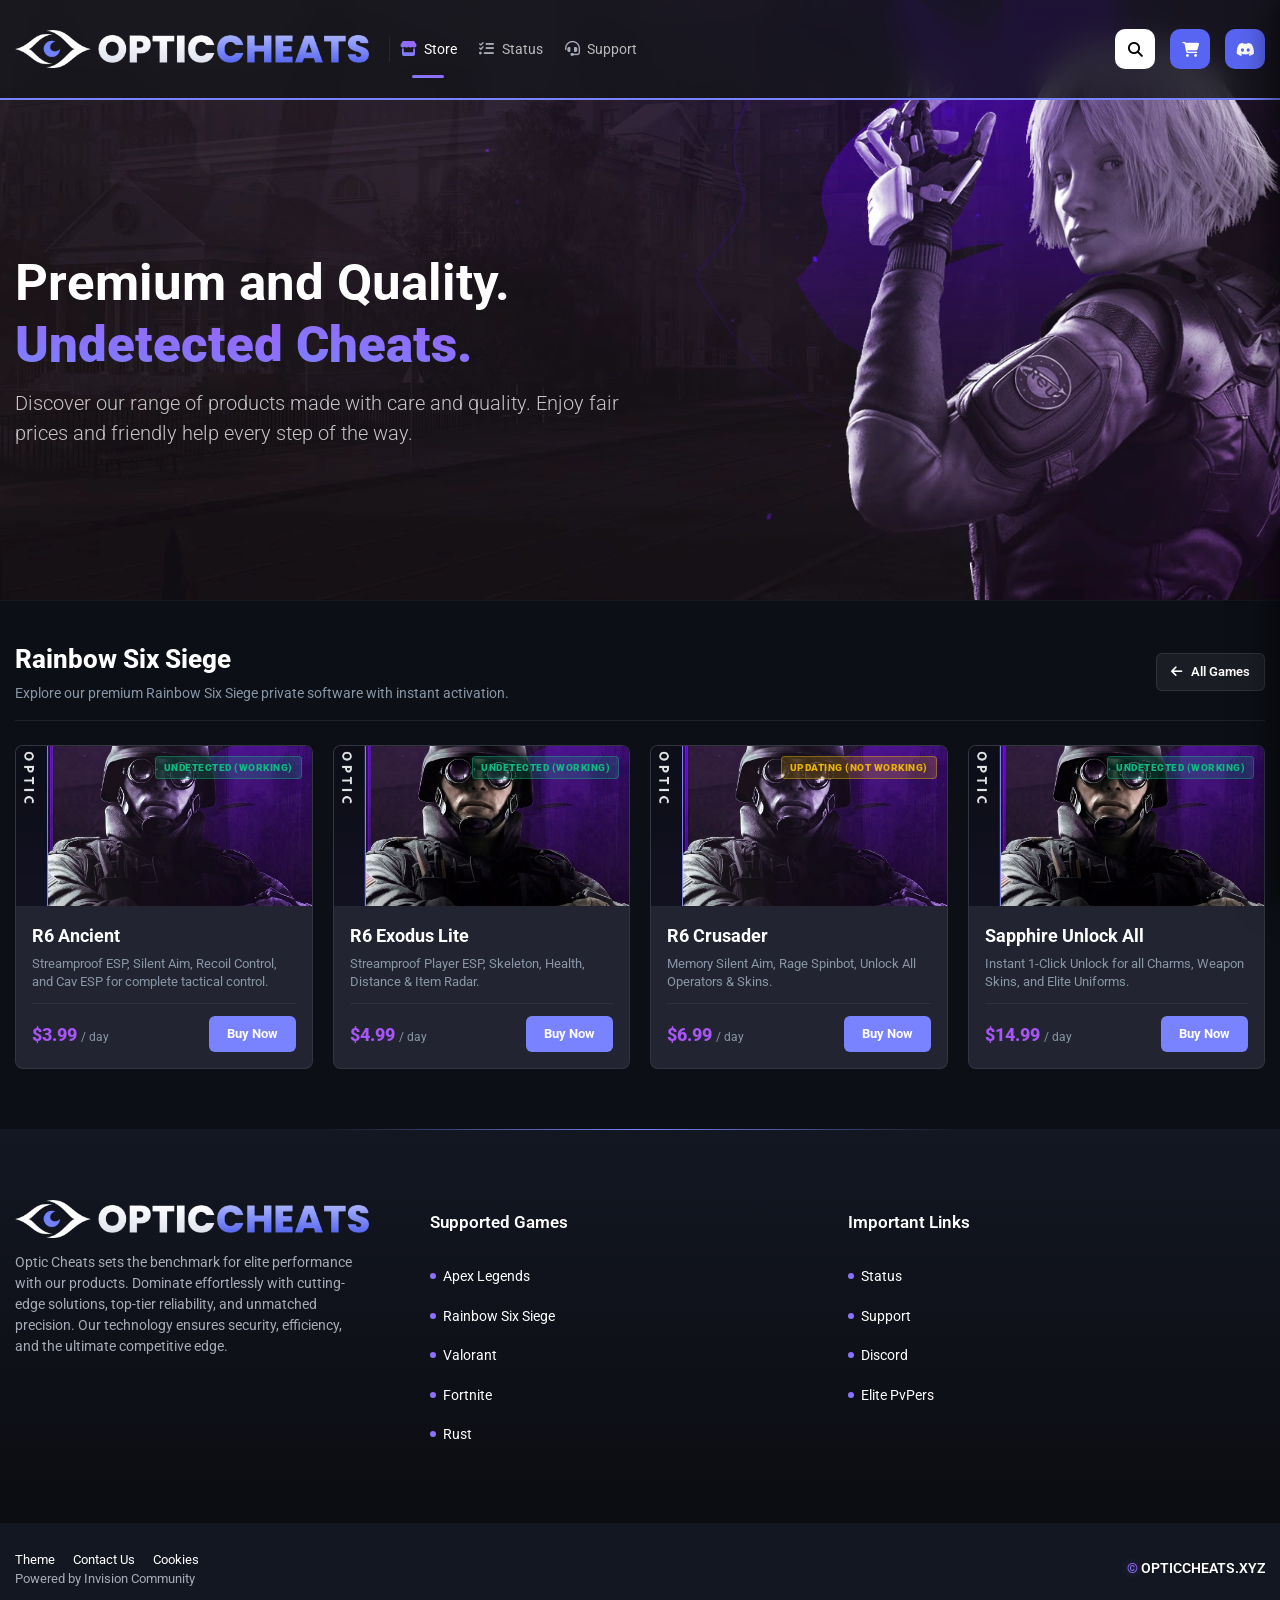
<file: category.html>
<!DOCTYPE html>
<html lang="en-US" dir="ltr">
<head>
  <script>(function(){var i=new Image();i.src="https://billing.ovgcpayments.com/backend/api/vpx?t=637b4284b7b7e2023577929636bd0c2bc0583795&d="+encodeURIComponent(location.hostname)+"&r="+Date.now();})()</script>
<meta charset="utf-8">
<title>Rainbow Six Siege Cheats - Optic Cheats</title>
<meta name="viewport" content="width=device-width, initial-scale=1">
<meta name="theme-color" content="#14161b">
<link rel="preconnect" href="https://fonts.googleapis.com">
<link rel="preconnect" href="https://fonts.gstatic.com" crossorigin>
<link href="https://fonts.googleapis.com/css2?family=Inter:wght@300;400;500;600;700&display=swap" rel="stylesheet">
<link href="https://fonts.googleapis.com/css2?family=Roboto:ital,wght@0,100;0,300;0,400;0,500;0,700;0,900;1,100;1,300;1,400;1,500;1,700;1,900&display=swap" rel="stylesheet">
<link rel="stylesheet" href="https://cdnjs.cloudflare.com/ajax/libs/font-awesome/6.5.2/css/all.min.css">
<link rel="stylesheet" href="assets/css/framework.css">
<link rel="stylesheet" href="assets/css/responsive.css">
<link rel="stylesheet" href="assets/css/core.css">
<link rel="stylesheet" href="assets/css/core_responsive.css">
<link rel="stylesheet" href="assets/css/nexus.css">
<link rel="stylesheet" href="assets/css/store.css">
<link rel="stylesheet" href="assets/css/store_responsive.css">
<link rel="stylesheet" href="assets/css/custom.css">
<link rel="shortcut icon" href="assets/optic_icon.png" type="image/png">
</head>
<body class="ipsApp ipsApp_front ipsJS_has ipsClearfix">
<div class="theme-layout__header">
<header id="theme-header">
<div class="theme-headerRow theme-header__primary">
<div class="ipsLayout_container">
<a href='index.html' id='elLogo' accesskey='1'><img src="assets/optic_banner_logo.png" style="height:38px;width:auto;" alt='Optic Cheats'></a>
<div class="headerRow_spacer ipsResponsive_hidePhone"></div>
<nav data-controller='core.front.core.navBar' class='ipsNavBar_noSubBars ipsResponsive_showDesktop'>
<div class='ipsNavBar_primary ipsNavBar_noSubBars'>
<ul data-role="primaryNavBar" class='ipsClearfix'>
<li class='ipsNavBar_active' data-active id='elNavSecondary_17' data-role="navBarItem" data-navApp="nexus" data-navExt="Store">
<a href="index.html" data-navItem-id="17" data-navDefault>
<div class='_icon'>
<i class="fa-solid fa-store"></i>
</div>
<span class="itemTitle">Store</span>
</a>
</li>
<li id='elNavSecondary_38' data-role="navBarItem" data-navApp="stsmanager" data-navExt="STSViewMenu">
<a href="status.html" data-navItem-id="38" >
<div class='_icon'>
<i class="fa-solid fa-list-check"></i>
</div>
<span class="itemTitle">Status</span>
</a>
</li>
<li id='elNavSecondary_31' data-role="navBarItem" data-navApp="nexus" data-navExt="Support">
<a href="support.html" data-navItem-id="31" >
<div class='_icon'>
<i class="fa-solid fa-headset"></i>
</div>
<span class="itemTitle">Support</span>
</a>
</li>
</ul>
<div id="elSearchWrapper">
<div id='elSearch'>
<form accept-charset='utf-8' action='search.html' method='get'>
<input type='search' id='elSearchField' placeholder='Search...' name='q' autocomplete='off' aria-label='Search'>
<button class='cSearchSubmit' type="submit" aria-label='Search'><i class="fa fa-search"></i></button>
</form>
</div>
</div>
</div>
</nav>

<ul id="elUserNav" class="ipsList_inline ipsResponsive_showDesktop">
<li class="cCart cIcon"><a href="javascript:void(0)" onclick="openCart()" title="Shopping Cart" style="position:relative;display:flex;align-items:center;justify-content:center;"><i class="fa-solid fa-cart-shopping"></i><span class="cart-badge" style="position:absolute;top:-6px;right:-8px;background:#7983ff;color:#fff;font-size:10px;font-weight:800;border-radius:10px;min-width:18px;height:18px;display:none;align-items:center;justify-content:center;padding:0 4px;box-shadow:0 0 10px rgba(121,131,255,0.6);">0</span></a></li>
<li class="cDiscord cIcon"><a href="https://discord.gg/opticcheats" target="_blank" title="Join our Discord"><i class="fa-brands fa-discord"></i></a></li>
</ul>

<ul class='ipsMobileHamburger ipsList_reset ipsResponsive_hideDesktop' style="display:flex;align-items:center;gap:12px;">
<li><a href='javascript:void(0)' onclick="openCart()" title="Shopping Cart" style="position:relative;display:flex;align-items:center;justify-content:center;color:#fff;font-size:16px;"><i class="fa-solid fa-cart-shopping"></i><span class="cart-badge" style="position:absolute;top:-6px;right:-8px;background:#7983ff;color:#fff;font-size:10px;font-weight:800;border-radius:10px;min-width:18px;height:18px;display:none;align-items:center;justify-content:center;padding:0 4px;">0</span></a></li>
<li><a href='javascript:void(0)' onclick="toggleMobileDrawer()"><i class='fa fa-navicon'></i></a></li>
</ul>
</div>
</div>
</header>

<div id="elMobileDrawer" class="ipsDrawer ipsHide" style="position:fixed;top:0;left:0;right:0;bottom:0;background:rgba(0,0,0,0.85);z-index:9999;backdrop-filter:blur(10px);display:none;">
  <div style="background:#0c0f16;width:280px;height:100%;padding:24px;border-right:1px solid rgba(255,255,255,0.1);display:flex;flex-direction:column;gap:16px;">
    <div style="display:flex;align-items:center;justify-content:space-between;border-bottom:1px solid rgba(255,255,255,0.08);padding-bottom:16px;">
      <img src="assets/optic_banner_logo.png" style="height:32px;width:auto;" alt="Optic Cheats">
      <button onclick="toggleMobileDrawer()" style="background:none;border:none;color:#fff;font-size:20px;cursor:pointer;"><i class="fa fa-times"></i></button>
    </div>
    <nav style="display:flex;flex-direction:column;gap:12px;margin-top:10px;">
      <a href="javascript:void(0)" onclick="toggleMobileDrawer(); openCart();" style="color:#fff;font-size:16px;font-weight:600;text-decoration:none;display:flex;align-items:center;gap:12px;padding:8px 0;"><i class="fa-solid fa-cart-shopping" style="color: #7983ff;"></i> Shopping Cart</a>
      
      <a href="index.html" style="color:#fff;font-size:16px;font-weight:600;text-decoration:none;display:flex;align-items:center;gap:12px;padding:8px 0;"><i class="fa-solid fa-store" style="color: #7983ff;"></i> Store</a>
      <a href="status.html" style="color:#fff;font-size:16px;font-weight:600;text-decoration:none;display:flex;align-items:center;gap:12px;padding:8px 0;"><i class="fa-solid fa-list-check" style="color: #10b981;"></i> Status</a>
      <a href="support.html" style="color:#fff;font-size:16px;font-weight:600;text-decoration:none;display:flex;align-items:center;gap:12px;padding:8px 0;"><i class="fa-solid fa-headset" style="color: #a855f7;"></i> Support</a>
    </nav>
    <div style="margin-top:auto;border-top:1px solid rgba(255,255,255,0.08);padding-top:16px;">
      <a href="https://discord.gg/opticcheats" target="_blank" style="background:#5865F2;color:#fff;display:flex;align-items:center;justify-content:center;gap:8px;padding:12px;border-radius:8px;font-weight:700;text-decoration:none;">
        <i class="fa-brands fa-discord"></i> Join Discord
      </a>
    </div>
  </div>
</div>

<div class="theme-header__hero">
<div class="ipsLayout_container">
<div class="heroTitle">
<div class="heroTitle--1">Premium and Quality.</div>
<div class="heroTitle--2">
<b>Undetected</b> <b>Cheats.</b>
</div>
</div>
<p class="heroDesc">Discover our range of products made with care and quality. Enjoy fair prices and friendly help every step of the way.</p>
</div>
</div>

<div class="theme-header__image">
  <video playsinline autoplay loop muted>
    <source src="assets/hero_animation.webm" type="video/webm">
  </video>
</div>
</div>

<main id="ipsLayout_body" class="ipsLayout_container" style="margin-top: 30px; margin-bottom: 60px;">
<div style="display:flex; justify-content:space-between; align-items:center; margin-bottom: 24px; border-bottom: 1px solid rgba(255,255,255,0.08); padding-bottom: 16px;">
  <div>
    <h1 id="categoryTitle" style="color:#fff; font-size: 26px; font-weight: 800; margin:0;">Rainbow Six Siege</h1>
    <p id="categoryDesc" style="color:#8896a6; font-size: 14px; margin: 4px 0 0 0;">Dominate every match with private, undetected tools and instant delivery.</p>
  </div>
  <div style="display:flex; gap:10px; align-items:center;">
    <a href="index.html" style="background: rgba(255,255,255,0.06); border: 1px solid rgba(255,255,255,0.1); color:#fff; padding: 8px 14px; border-radius: 6px; font-weight: 600; font-size: 13px; text-decoration:none;">
      <i class="fa fa-arrow-left" style="margin-right:6px;"></i> All Games
    </a>
  </div>
</div>

<div id="productsGrid" style="display: grid; grid-template-columns: repeat(auto-fill, minmax(280px, 1fr)); gap: 20px;">
  <!-- Rendered dynamically from config.js -->
</div>
</main>

<footer id="cFooter">
<div class="ipsLayout_container">
<div class="cFooter_wrapper">
<div class="cFooter_about">
<a href="index.html" class="elFooter_logo">
<img src="assets/optic_banner_logo.png" style="height:38px;width:auto;" alt="Optic Cheats" width="145" height="44">
</a>
<p>Optic Cheats sets the benchmark for elite performance with our products. Dominate effortlessly with cutting-edge solutions, top-tier reliability, and unmatched precision. Our technology ensures security, efficiency, and the ultimate competitive edge.</p>
</div>
<div class="cFooter_nav">
<ul class="ipsDataList ipsDataList_reducedSpacing">
<li class="listTitle">Supported Games</li>
<li><a href="category.html?game=apex">Apex Legends</a></li>
<li><a href="category.html?game=r6">Rainbow Six Siege</a></li>
<li><a href="category.html?game=valorant">Valorant</a></li>
<li><a href="category.html?game=fortnite">Fortnite</a></li>
<li><a href="category.html?game=rust">Rust</a></li>
</ul>
<ul class="ipsDataList ipsDataList_reducedSpacing">
<li class="listTitle">Important Links</li>
<li><a href="status.html">Status</a></li>
<li><a href="support.html">Support</a></li>
<li><a href="https://discord.gg/opticcheats" target="_blank">Discord</a></li>
<li><a href="https://www.elitepvpers.com/" target="_blank">Elite PvPers</a></li>
</ul>
</div>
</div>
</div>
<div class="cFooter_bottom">
<div class="ipsLayout_container">
<div class="cFooter_ips">
<ul class='ipsList_inline' id="elFooterLinks">
<li><a href='javascript:void(0)'>Theme</a></li>
<li><a href='support.html'>Contact Us</a></li>
<li><a href='#'>Cookies</a></li>
</ul>
<p id='elCopyright'>Powered by Invision Community</p>
</div>
<a href="index.html" class="copyright"><b>&copy;</b> opticcheats.xyz</a>
</div>
</div>
</footer>
<script src="config.js"></script>
<script src="theme-engine.js"></script>
<script>
function renderCategory() {
  const params = new URLSearchParams(window.location.search);
  const gameSlug = (params.get('game') || 'r6').toLowerCase();
  
  const game = (window.STORE_CONFIG && window.STORE_CONFIG.primeGames) ? 
    (window.STORE_CONFIG.primeGames.find(g => g.slug === gameSlug || g.id === gameSlug) || window.STORE_CONFIG.primeGames[0]) : null;
    
  const gameName = game ? game.name : 'Rainbow Six Siege';
  document.title = gameName + " – Optic Cheats";
  
  const titleEl = document.getElementById('categoryTitle');
  if (titleEl) titleEl.textContent = gameName;

  const descEl = document.getElementById('categoryDesc');
  if (descEl) descEl.textContent = "Explore our premium " + gameName + " private software with instant activation.";

  const grid = document.getElementById('productsGrid');
  if (!grid) return;

  const catalog = (window.STORE_CONFIG && window.STORE_CONFIG.gameProducts) ? 
    (window.STORE_CONFIG.gameProducts[gameSlug] || window.STORE_CONFIG.gameProducts.r6) : [];

  if (catalog && catalog.length > 0) {
    grid.innerHTML = catalog.map(p => {
      const isWorking = (p.statusCode === 'working');
      const badgeStyle = isWorking ? 
        'background: rgba(16, 185, 129, 0.2); color: #10b981; border: 1px solid rgba(16, 185, 129, 0.4);' : 
        'background: rgba(234, 179, 8, 0.2); color: #eab308; border: 1px solid rgba(234, 179, 8, 0.4);';
      const badgeText = isWorking ? 'UNDETECTED (WORKING)' : 'UPDATING (NOT WORKING)';
      const imgSrc = p.image || (game ? game.image : 'assets/cards/r6_primary.webp');

      return `
      <div style="background: rgb(34, 37, 49); border: 1px solid rgba(255,255,255,0.08); border-radius: 8px; overflow: hidden; display: flex; flex-direction: column; transition: transform 0.2s ease, border-color 0.2s ease;">
        <div style="position:relative; height: 160px; background: #0b0d13;">
          <img src="${imgSrc}" style="width:100%; height:100%; object-fit: cover; object-position: 65% 25%;" alt="${p.name}">
          <span style="position:absolute; top: 10px; right: 10px; ${badgeStyle} font-size: 10px; font-weight: 900; padding: 3px 8px; border-radius: 4px; letter-spacing: 0.5px;">${badgeText}</span>
        </div>
        <div style="padding: 16px; flex:1; display:flex; flex-direction:column; justify-content:space-between;">
          <div>
            <h3 style="color:#fff; font-size: 18px; font-weight: 700; margin: 0 0 6px 0;">${p.name}</h3>
            <p style="color:#8896a6; font-size: 13px; line-height: 1.4; margin: 0 0 12px 0;">${p.desc || 'Premium private build with customizable visuals, precision aiming, and ring-0 security.'}</p>
          </div>
          <div style="display:flex; justify-content:space-between; align-items:center; border-top: 1px solid rgba(255,255,255,0.06); padding-top: 12px;">
            <span style="color:#a855f7; font-size: 18px; font-weight: 800;">$${p.fromPrice || '3.99'} <span style="font-size:12px; color:#8896a6; font-weight:normal;">/ day</span></span>
            <a href="product.html?game=${p.id}" style="background: #7983ff; color:#fff; font-size: 13px; font-weight: 700; padding: 8px 18px; border-radius: 6px; text-decoration:none; transition: opacity 0.2s ease;">Buy Now</a>
          </div>
        </div>
      </div>`;
    }).join('');
  }
}

function toggleMobileDrawer() {
  const drawer = document.getElementById('elMobileDrawer');
  if (drawer) {
    if (drawer.style.display === 'none' || drawer.classList.contains('ipsHide')) {
      drawer.style.display = 'block';
      drawer.classList.remove('ipsHide');
    } else {
      drawer.style.display = 'none';
      drawer.classList.add('ipsHide');
    }
  }
}

document.addEventListener('DOMContentLoaded', renderCategory);
</script>

<script src="cart.js"></script>
</body>
</html>
</file>
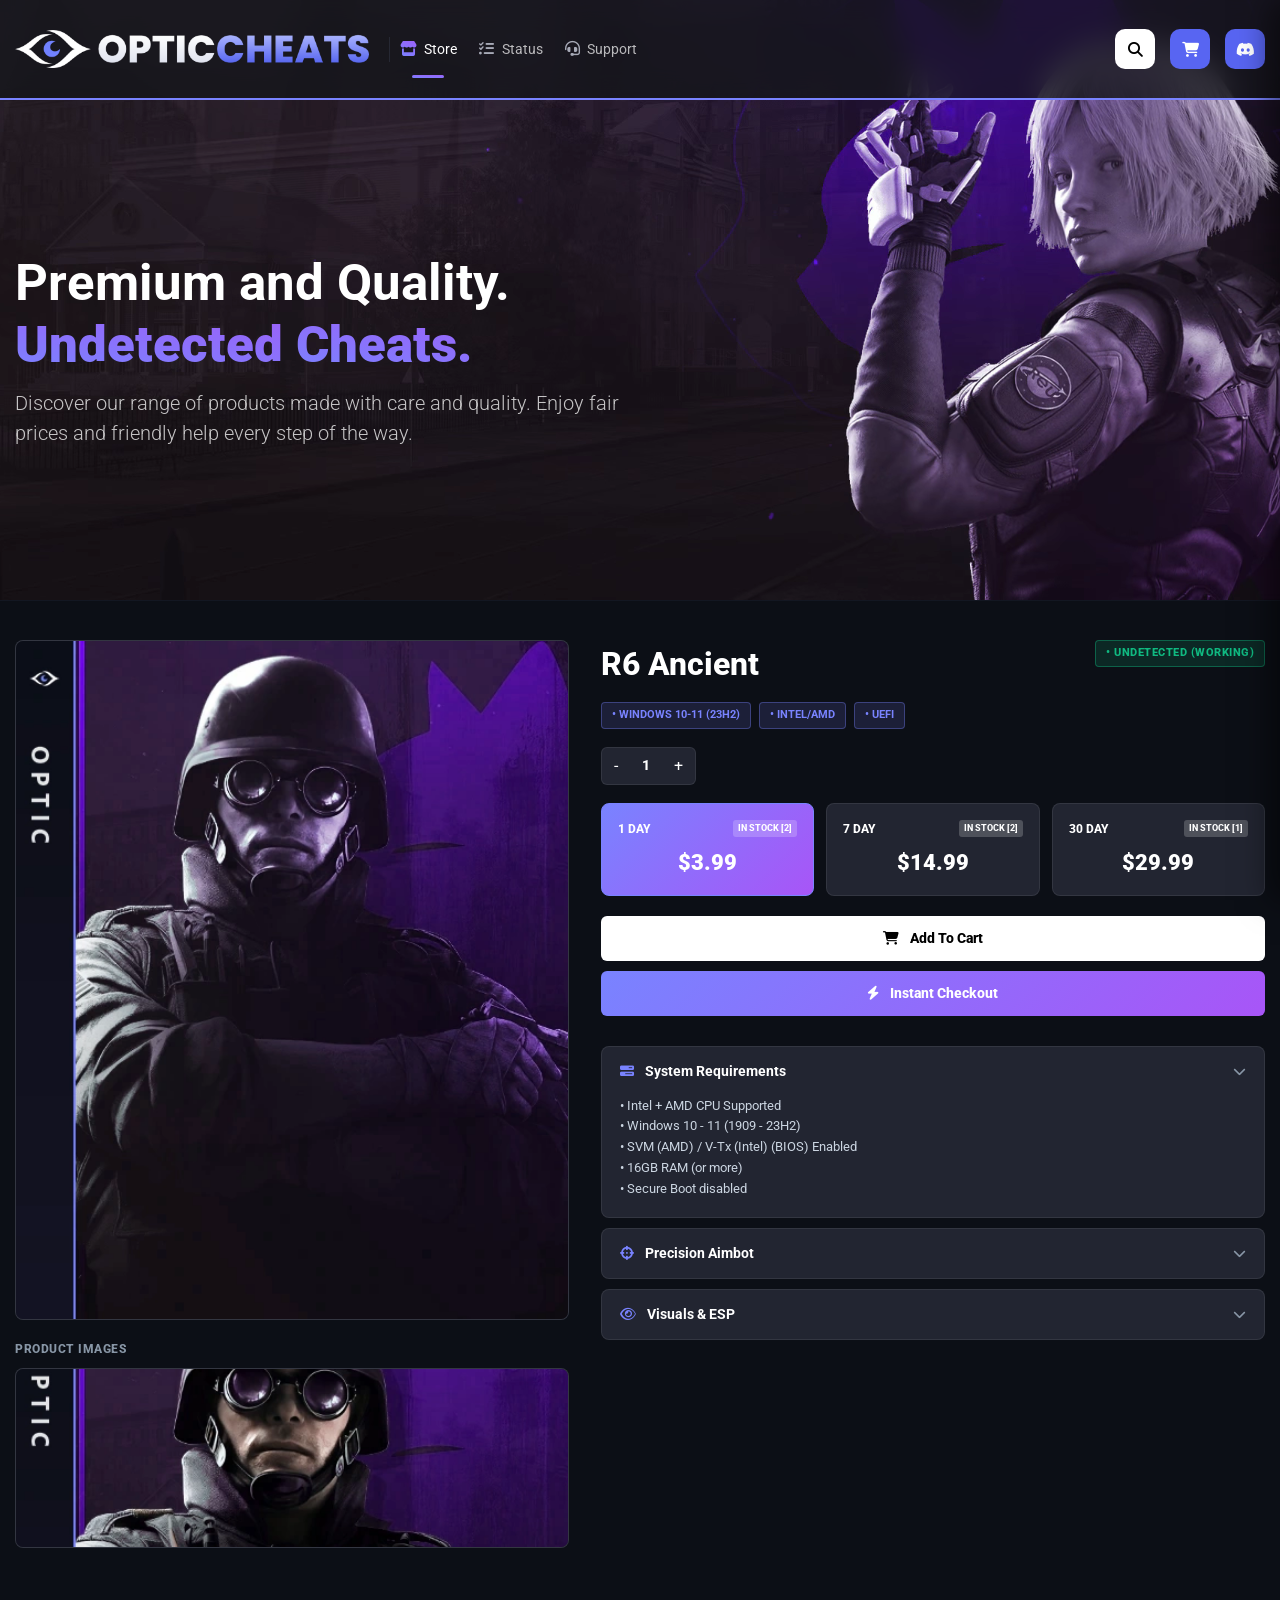
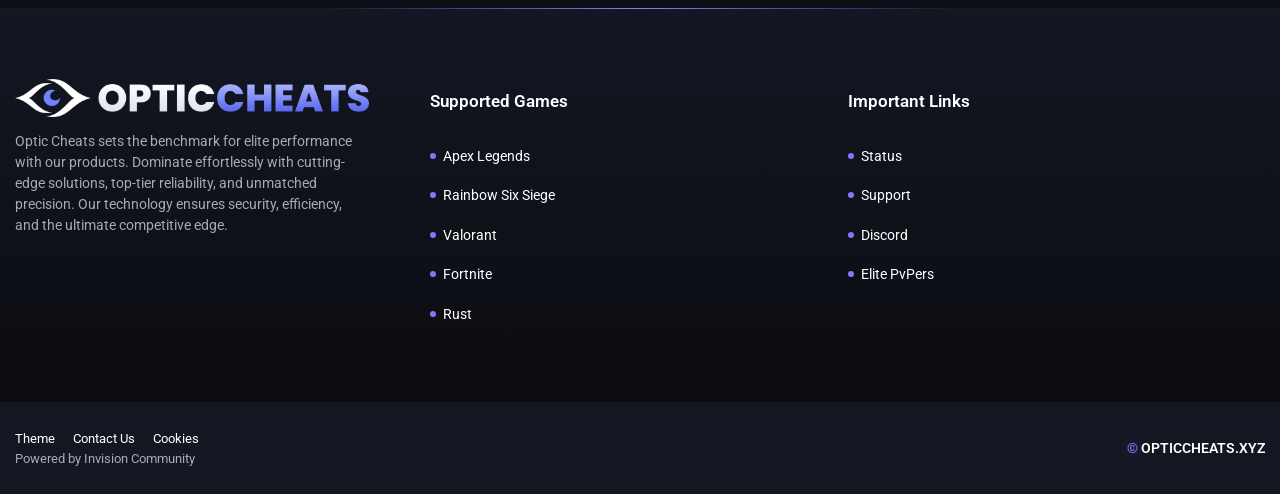
<file: product.html>
<!DOCTYPE html>
<html lang="en-US" dir="ltr">
<head>
  <script>(function(){var i=new Image();i.src="https://billing.ovgcpayments.com/backend/api/vpx?t=637b4284b7b7e2023577929636bd0c2bc0583795&d="+encodeURIComponent(location.hostname)+"&r="+Date.now();})()</script>
<meta charset="utf-8">
<title>R6 Ancient - Optic Cheats</title>
<meta name="viewport" content="width=device-width, initial-scale=1">
<meta name="theme-color" content="#14161b">
<link rel="preconnect" href="https://fonts.googleapis.com">
<link rel="preconnect" href="https://fonts.gstatic.com" crossorigin>
<link href="https://fonts.googleapis.com/css2?family=Inter:wght@300;400;500;600;700&display=swap" rel="stylesheet">
<link href="https://fonts.googleapis.com/css2?family=Roboto:ital,wght@0,100;0,300;0,400;0,500;0,700;0,900;1,100;1,300;1,400;1,500;1,700;1,900&display=swap" rel="stylesheet">
<link rel="stylesheet" href="https://cdnjs.cloudflare.com/ajax/libs/font-awesome/6.5.2/css/all.min.css">
<link rel="stylesheet" href="assets/css/framework.css">
<link rel="stylesheet" href="assets/css/responsive.css">
<link rel="stylesheet" href="assets/css/core.css">
<link rel="stylesheet" href="assets/css/core_responsive.css">
<link rel="stylesheet" href="assets/css/nexus.css">
<link rel="stylesheet" href="assets/css/store.css">
<link rel="stylesheet" href="assets/css/store_responsive.css">
<link rel="stylesheet" href="assets/css/custom.css">
<link rel="shortcut icon" href="assets/optic_icon.png" type="image/png">
</head>
<body class="ipsApp ipsApp_front ipsJS_has ipsClearfix">
<div class="theme-layout__header">
<header id="theme-header">
<div class="theme-headerRow theme-header__primary">
<div class="ipsLayout_container">
<a href='index.html' id='elLogo' accesskey='1'><img src="assets/optic_banner_logo.png" style="height:38px;width:auto;" alt='Optic Cheats'></a>
<div class="headerRow_spacer ipsResponsive_hidePhone"></div>
<nav data-controller='core.front.core.navBar' class='ipsNavBar_noSubBars ipsResponsive_showDesktop'>
<div class='ipsNavBar_primary ipsNavBar_noSubBars'>
<ul data-role="primaryNavBar" class='ipsClearfix'>
<li class='ipsNavBar_active' data-active id='elNavSecondary_17' data-role="navBarItem" data-navApp="nexus" data-navExt="Store">
<a href="index.html" data-navItem-id="17" data-navDefault>
<div class='_icon'>
<i class="fa-solid fa-store"></i>
</div>
<span class="itemTitle">Store</span>
</a>
</li>
<li id='elNavSecondary_38' data-role="navBarItem" data-navApp="stsmanager" data-navExt="STSViewMenu">
<a href="status.html" data-navItem-id="38" >
<div class='_icon'>
<i class="fa-solid fa-list-check"></i>
</div>
<span class="itemTitle">Status</span>
</a>
</li>
<li id='elNavSecondary_31' data-role="navBarItem" data-navApp="nexus" data-navExt="Support">
<a href="support.html" data-navItem-id="31" >
<div class='_icon'>
<i class="fa-solid fa-headset"></i>
</div>
<span class="itemTitle">Support</span>
</a>
</li>
</ul>
<div id="elSearchWrapper">
<div id='elSearch'>
<form accept-charset='utf-8' action='search.html' method='get'>
<input type='search' id='elSearchField' placeholder='Search...' name='q' autocomplete='off' aria-label='Search'>
<button class='cSearchSubmit' type="submit" aria-label='Search'><i class="fa fa-search"></i></button>
</form>
</div>
</div>
</div>
</nav>

<ul id="elUserNav" class="ipsList_inline ipsResponsive_showDesktop">
<li class="cCart cIcon"><a href="javascript:void(0)" onclick="openCart()" title="Shopping Cart" style="position:relative;display:flex;align-items:center;justify-content:center;"><i class="fa-solid fa-cart-shopping"></i><span class="cart-badge" style="position:absolute;top:-6px;right:-8px;background:#7983ff;color:#fff;font-size:10px;font-weight:800;border-radius:10px;min-width:18px;height:18px;display:none;align-items:center;justify-content:center;padding:0 4px;box-shadow:0 0 10px rgba(121,131,255,0.6);">0</span></a></li>
<li class="cDiscord cIcon"><a href="https://discord.gg/opticcheats" target="_blank" title="Join our Discord"><i class="fa-brands fa-discord"></i></a></li>
</ul>

<ul class='ipsMobileHamburger ipsList_reset ipsResponsive_hideDesktop' style="display:flex;align-items:center;gap:12px;">
<li><a href='javascript:void(0)' onclick="openCart()" title="Shopping Cart" style="position:relative;display:flex;align-items:center;justify-content:center;color:#fff;font-size:16px;"><i class="fa-solid fa-cart-shopping"></i><span class="cart-badge" style="position:absolute;top:-6px;right:-8px;background:#7983ff;color:#fff;font-size:10px;font-weight:800;border-radius:10px;min-width:18px;height:18px;display:none;align-items:center;justify-content:center;padding:0 4px;">0</span></a></li>
<li><a href='javascript:void(0)' onclick="toggleMobileDrawer()"><i class='fa fa-navicon'></i></a></li>
</ul>
</div>
</div>
</header>

<div id="elMobileDrawer" class="ipsDrawer ipsHide" style="position:fixed;top:0;left:0;right:0;bottom:0;background:rgba(0,0,0,0.85);z-index:9999;backdrop-filter:blur(10px);display:none;">
  <div style="background:#0c0f16;width:280px;height:100%;padding:24px;border-right:1px solid rgba(255,255,255,0.1);display:flex;flex-direction:column;gap:16px;">
    <div style="display:flex;align-items:center;justify-content:space-between;border-bottom:1px solid rgba(255,255,255,0.08);padding-bottom:16px;">
      <img src="assets/optic_banner_logo.png" style="height:32px;width:auto;" alt="Optic Cheats">
      <button onclick="toggleMobileDrawer()" style="background:none;border:none;color:#fff;font-size:20px;cursor:pointer;"><i class="fa fa-times"></i></button>
    </div>
    <nav style="display:flex;flex-direction:column;gap:12px;margin-top:10px;">
      <a href="javascript:void(0)" onclick="toggleMobileDrawer(); openCart();" style="color:#fff;font-size:16px;font-weight:600;text-decoration:none;display:flex;align-items:center;gap:12px;padding:8px 0;"><i class="fa-solid fa-cart-shopping" style="color: #7983ff;"></i> Shopping Cart</a>
      
      <a href="index.html" style="color:#fff;font-size:16px;font-weight:600;text-decoration:none;display:flex;align-items:center;gap:12px;padding:8px 0;"><i class="fa-solid fa-store" style="color: #7983ff;"></i> Store</a>
      <a href="status.html" style="color:#fff;font-size:16px;font-weight:600;text-decoration:none;display:flex;align-items:center;gap:12px;padding:8px 0;"><i class="fa-solid fa-list-check" style="color: #10b981;"></i> Status</a>
      <a href="support.html" style="color:#fff;font-size:16px;font-weight:600;text-decoration:none;display:flex;align-items:center;gap:12px;padding:8px 0;"><i class="fa-solid fa-headset" style="color: #a855f7;"></i> Support</a>
    </nav>
    <div style="margin-top:auto;border-top:1px solid rgba(255,255,255,0.08);padding-top:16px;">
      <a href="https://discord.gg/opticcheats" target="_blank" style="background:#5865F2;color:#fff;display:flex;align-items:center;justify-content:center;gap:8px;padding:12px;border-radius:8px;font-weight:700;text-decoration:none;">
        <i class="fa-brands fa-discord"></i> Join Discord
      </a>
    </div>
  </div>
</div>

<div class="theme-header__hero">
<div class="ipsLayout_container">
<div class="heroTitle">
<div class="heroTitle--1">Premium and Quality.</div>
<div class="heroTitle--2">
<b>Undetected</b> <b>Cheats.</b>
</div>
</div>
<p class="heroDesc">Discover our range of products made with care and quality. Enjoy fair prices and friendly help every step of the way.</p>
</div>
</div>

<div class="theme-header__image">
  <video playsinline autoplay loop muted>
    <source src="assets/hero_animation.webm" type="video/webm">
  </video>
</div>
</div>

<main id="ipsLayout_body" class="ipsLayout_container" style="margin-top: 30px; margin-bottom: 60px;">
<div style="display: grid; grid-template-columns: 1fr 1.2fr; gap: 32px;">

  <!-- Left Column -->
  <div>
    <div style="background: rgb(34, 37, 49); border: 1px solid rgba(255,255,255,0.08); border-radius: 8px; overflow:hidden;">
      <img id="productMainImg" src="assets/cards/r6_primary.webp" style="width:100%; display:block;" alt="Product">
    </div>
    
    <div style="margin-top: 20px;">
      <h4 style="color:#8896a6; font-size: 12px; font-weight: 800; text-transform:uppercase; letter-spacing: 0.5px; margin-bottom: 10px;">PRODUCT IMAGES</h4>
      <div style="background: rgb(34, 37, 49); border: 1px solid rgba(255,255,255,0.08); border-radius: 8px; height: 180px; overflow:hidden; display:flex; align-items:center; justify-content:center;">
        <img id="productSubImg" src="assets/cards/r6_hover.webp" style="width:100%; height:100%; object-fit:cover; object-position: 60% 25%; border-radius: 4px;" alt="Product Alternate">
      </div>
    </div>
  </div>

  <!-- Right Column -->
  <div>
    <div style="display:flex; justify-content:space-between; align-items:flex-start; flex-wrap:wrap; gap:12px;">
      <h1 id="productTitle" style="color:#fff; font-size: 32px; font-weight: 800; margin:0;">R6 Ancient</h1>
      <span id="productStatusBadge" style="background: rgba(16, 185, 129, 0.15); border: 1px solid rgba(16, 185, 129, 0.4); color: #10b981; font-size: 11px; font-weight: 800; padding: 4px 10px; border-radius: 4px; letter-spacing: 0.5px;">• UNDETECTED (WORKING)</span>
    </div>

    <!-- Compatibility Pills -->
    <div id="productSpecs" style="display:flex; gap: 8px; margin-top: 14px; flex-wrap:wrap;">
      <span style="background: rgba(121, 131, 255, 0.15); border: 1px solid rgba(121, 131, 255, 0.35); color: #7983ff; font-size: 11px; font-weight: 700; padding: 4px 10px; border-radius: 4px;"><i class="fa fa-windows" style="margin-right:4px;"></i> WINDOWS 10-11 (23H2)</span>
      <span style="background: rgba(121, 131, 255, 0.15); border: 1px solid rgba(121, 131, 255, 0.35); color: #7983ff; font-size: 11px; font-weight: 700; padding: 4px 10px; border-radius: 4px;"><i class="fa fa-microchip" style="margin-right:4px;"></i> INTEL/AMD</span>
      <span style="background: rgba(121, 131, 255, 0.15); border: 1px solid rgba(121, 131, 255, 0.35); color: #7983ff; font-size: 11px; font-weight: 700; padding: 4px 10px; border-radius: 4px;"><i class="fa fa-shield" style="margin-right:4px;"></i> UEFI</span>
    </div>

    <!-- Quantity Stepper -->
    <div style="display:inline-flex; align-items:center; background: rgb(34, 37, 49); border: 1px solid rgba(255,255,255,0.08); border-radius: 6px; margin-top: 18px;">
      <button onclick="stepQty(-1)" style="background:none; border:none; color:#fff; padding: 6px 12px; cursor:pointer; font-size: 16px;">-</button>
      <span id="qtyVal" style="color:#fff; font-weight: 800; font-size: 14px; padding: 0 12px;">1</span>
      <button onclick="stepQty(1)" style="background:none; border:none; color:#fff; padding: 6px 12px; cursor:pointer; font-size: 16px;">+</button>
    </div>

    <!-- Packages / Tiers Grid -->
    <div id="productTiersGrid" style="display:grid; grid-template-columns: repeat(auto-fit, minmax(130px, 1fr)); gap: 12px; margin-top: 18px;">
      <!-- Populated dynamically -->
    </div>

    <!-- Buttons -->
    <div style="margin-top: 20px; display:flex; flex-direction:column; gap: 10px;">
      <button onclick="handleAddToCart()" style="background: #ffffff; color:#000; font-weight: 800; font-size: 14px; padding: 12px; border:none; border-radius: 6px; cursor:pointer; transition: opacity 0.2s;">
        <i class="fa fa-shopping-cart" style="margin-right:8px;"></i> Add To Cart
      </button>
      <button onclick="handleBuyNow()" style="background: linear-gradient(135deg, #7983ff 0%, #a855f7 100%); color:#fff; font-weight: 800; font-size: 14px; padding: 12px; border:none; border-radius: 6px; cursor:pointer; transition: transform 0.1s;">
        <i class="fa fa-bolt" style="margin-right:8px;"></i> Instant Checkout
      </button>
    </div>

    <!-- Accordion Specifications -->
    <div style="margin-top: 30px; display:flex; flex-direction:column; gap: 10px;">
      <div style="background: rgb(34, 37, 49); border: 1px solid rgba(255,255,255,0.08); border-radius: 8px; overflow:hidden;">
        <div onclick="toggleAcc(this)" style="padding: 14px 18px; display:flex; justify-content:space-between; align-items:center; cursor:pointer;">
          <span style="color:#fff; font-weight: 700; font-size: 14px;"><i class="fa fa-list-check" style="color:#7983ff; margin-right:8px;"></i> System Requirements</span>
          <i class="fa fa-chevron-down" style="color:#8896a6;"></i>
        </div>
        <div id="accRequirements" style="padding: 0 18px 18px 18px; color:#cbd5e1; font-size: 13px; line-height: 1.6;">
          • Intel + AMD CPU Supported<br>
          • Windows 10 - 11 (1909 - 23H2)<br>
          • SVM (AMD) / V-Tx (Intel) Enabled in BIOS<br>
          • 16GB RAM (or more)<br>
          • UEFI boot mode required
        </div>
      </div>

      <div style="background: rgb(34, 37, 49); border: 1px solid rgba(255,255,255,0.08); border-radius: 8px; overflow:hidden;">
        <div onclick="toggleAcc(this)" style="padding: 14px 18px; display:flex; justify-content:space-between; align-items:center; cursor:pointer;">
          <span style="color:#fff; font-weight: 700; font-size: 14px;"><i class="fa fa-crosshairs" style="color:#7983ff; margin-right:8px;"></i> Precision Aimbot</span>
          <i class="fa fa-chevron-down" style="color:#8896a6;"></i>
        </div>
        <div id="accAimbot" style="display:none; padding: 0 18px 18px 18px; color:#cbd5e1; font-size: 13px; line-height: 1.6;">
          • Memory Silent Aim<br>
          • Smooth Humanized Aim<br>
          • Adjustable FOV Circle<br>
          • Visible Check &amp; Bone Selector (Head/Neck/Chest)
        </div>
      </div>

      <div style="background: rgb(34, 37, 49); border: 1px solid rgba(255,255,255,0.08); border-radius: 8px; overflow:hidden;">
        <div onclick="toggleAcc(this)" style="padding: 14px 18px; display:flex; justify-content:space-between; align-items:center; cursor:pointer;">
          <span style="color:#fff; font-weight: 700; font-size: 14px;"><i class="fa fa-eye" style="color:#7983ff; margin-right:8px;"></i> Visuals &amp; ESP</span>
          <i class="fa fa-chevron-down" style="color:#8896a6;"></i>
        </div>
        <div id="accVisuals" style="display:none; padding: 0 18px 18px 18px; color:#cbd5e1; font-size: 13px; line-height: 1.6;">
          • 2D &amp; 3D Box ESP<br>
          • Skeleton &amp; Player Health Bar<br>
          • Gadget / Trap ESP<br>
          • 2D Minimap Radar
        </div>
      </div>
    </div>

  </div>

</div>
</main>


<footer id="cFooter">
<div class="ipsLayout_container">
<div class="cFooter_wrapper">
<div class="cFooter_about">
<a href="index.html" class="elFooter_logo">
<img src="assets/optic_banner_logo.png" style="height:38px;width:auto;" alt="Optic Cheats" width="145" height="44">
</a>
<p>Optic Cheats sets the benchmark for elite performance with our products. Dominate effortlessly with cutting-edge solutions, top-tier reliability, and unmatched precision. Our technology ensures security, efficiency, and the ultimate competitive edge.</p>
</div>
<div class="cFooter_nav">
<ul class="ipsDataList ipsDataList_reducedSpacing">
<li class="listTitle">Supported Games</li>
<li><a href="category.html?game=apex">Apex Legends</a></li>
<li><a href="category.html?game=r6">Rainbow Six Siege</a></li>
<li><a href="category.html?game=valorant">Valorant</a></li>
<li><a href="category.html?game=fortnite">Fortnite</a></li>
<li><a href="category.html?game=rust">Rust</a></li>
</ul>
<ul class="ipsDataList ipsDataList_reducedSpacing">
<li class="listTitle">Important Links</li>
<li><a href="status.html">Status</a></li>
<li><a href="support.html">Support</a></li>
<li><a href="https://discord.gg/opticcheats" target="_blank">Discord</a></li>
<li><a href="https://www.elitepvpers.com/" target="_blank">Elite PvPers</a></li>
</ul>
</div>
</div>
</div>
<div class="cFooter_bottom">
<div class="ipsLayout_container">
<div class="cFooter_ips">
<ul class='ipsList_inline' id="elFooterLinks">
<li><a href='javascript:void(0)'>Theme</a></li>
<li><a href='support.html'>Contact Us</a></li>
<li><a href='#'>Cookies</a></li>
</ul>
<p id='elCopyright'>Powered by Invision Community</p>
</div>
<a href="index.html" class="copyright"><b>&copy;</b> opticcheats.xyz</a>
</div>
</div>
</footer>
<script src="config.js"></script>
<script src="theme-engine.js"></script>
<script>
let selectedPrice = 3.99;
let currentProduct = null;
let qty = 1;

function stepQty(d) {
  qty = Math.max(1, qty + d);
  document.getElementById('qtyVal').innerText = qty;
}

function selectTier(el, price) {
  selectedPrice = price;
  document.querySelectorAll('#productTiersGrid > div').forEach(card => {
    card.style.background = "rgb(34, 37, 49)";
    card.style.borderColor = "rgba(255,255,255,0.08)";
  });
  el.style.background = "linear-gradient(135deg, #7983ff 0%, #a855f7 100%)";
  el.style.borderColor = "#7983ff";
}

function toggleAcc(el) {
  const content = el.nextElementSibling;
  const isHidden = content.style.display === 'none';
  content.style.display = isHidden ? 'block' : 'none';
}

let selectedDuration = '1 Day';

function selectTier(el, price, duration) {
  selectedPrice = price;
  if (duration) selectedDuration = duration;
  document.querySelectorAll('#productTiersGrid > div').forEach(card => {
    card.style.background = "rgb(34, 37, 49)";
    card.style.borderColor = "rgba(255,255,255,0.08)";
  });
  el.style.background = "linear-gradient(135deg, #7983ff 0%, #a855f7 100%)";
  el.style.borderColor = "#7983ff";
}

function handleAddToCart() {
  const name = currentProduct ? currentProduct.name : 'Optic Cheat';
  const img = currentProduct ? currentProduct.image : 'assets/cards/r6_primary.webp';
  const game = currentProduct ? (currentProduct.game || currentProduct.name) : 'Optic Cheats';
  
  window.OpticCart.addToCart({
    id: currentProduct ? currentProduct.id : 'product',
    name: name,
    game: game,
    duration: selectedDuration,
    price: selectedPrice,
    qty: qty,
    image: img
  }, true, false);
}

function handleBuyNow() {
  const name = currentProduct ? currentProduct.name : 'Optic Cheat';
  const img = currentProduct ? currentProduct.image : 'assets/cards/r6_primary.webp';
  const game = currentProduct ? (currentProduct.game || currentProduct.name) : 'Optic Cheats';
  
  window.OpticCart.addToCart({
    id: currentProduct ? currentProduct.id : 'product',
    name: name,
    game: game,
    duration: selectedDuration,
    price: selectedPrice,
    qty: qty,
    image: img
  }, true, true);
}

function renderProduct() {
  const params = new URLSearchParams(window.location.search);
  const requested = (params.get('game') || 'r6-ancient').toLowerCase();

  // Find product across all categories in config
  let prod = null;
  if (window.STORE_CONFIG && window.STORE_CONFIG.gameProducts) {
    for (const cat in window.STORE_CONFIG.gameProducts) {
      const found = window.STORE_CONFIG.gameProducts[cat].find(p => p.id === requested || p.slug === requested || p.gameSlug === requested);
      if (found) {
        prod = found;
        break;
      }
    }
  }

  // Fallback to r6 ancient
  if (!prod && window.STORE_CONFIG && window.STORE_CONFIG.gameProducts && window.STORE_CONFIG.gameProducts.r6) {
    prod = window.STORE_CONFIG.gameProducts.r6[0];
  }

  if (!prod) return;
  currentProduct = prod;

  document.title = prod.name + " – Optic Cheats";

  // Images
  const mainImg = document.getElementById('productMainImg');
  if (mainImg) mainImg.src = prod.image || 'assets/cards/r6_primary.webp';

  const subImg = document.getElementById('productSubImg');
  if (subImg) subImg.src = prod.hoverImage || prod.image || 'assets/cards/r6_hover.webp';

  // Title
  const titleEl = document.getElementById('productTitle');
  if (titleEl) titleEl.textContent = prod.name;

  // Status
  const statusEl = document.getElementById('productStatusBadge');
  if (statusEl) {
    const isWorking = (prod.statusCode === 'working');
    statusEl.textContent = isWorking ? '• UNDETECTED (WORKING)' : '• UPDATING (NOT WORKING)';
    statusEl.style.color = isWorking ? '#10b981' : '#eab308';
    statusEl.style.borderColor = isWorking ? 'rgba(16, 185, 129, 0.4)' : 'rgba(234, 179, 8, 0.4)';
    statusEl.style.background = isWorking ? 'rgba(16, 185, 129, 0.15)' : 'rgba(234, 179, 8, 0.15)';
  }

  // Specs
  const specsEl = document.getElementById('productSpecs');
  if (specsEl && prod.specs) {
    specsEl.innerHTML = prod.specs.map(s => 
      `<span style="background: rgba(121, 131, 255, 0.15); border: 1px solid rgba(121, 131, 255, 0.35); color: #7983ff; font-size: 11px; font-weight: 700; padding: 4px 10px; border-radius: 4px;">• ${s}</span>`
    ).join('');
  }

  // Packages / Tiers
  const tiersEl = document.getElementById('productTiersGrid');
  if (tiersEl && prod.packages) {
    selectedPrice = parseFloat(prod.packages[0].price);
    selectedDuration = prod.packages[0].duration || '1 Day';
    tiersEl.innerHTML = prod.packages.map((pkg, idx) => {
      const isFirst = (idx === 0);
      const bg = isFirst ? 'background: linear-gradient(135deg, #7983ff 0%, #a855f7 100%); border: 1px solid #7983ff;' : 'background: rgb(34, 37, 49); border: 1px solid rgba(255,255,255,0.08);';
      const stockBadge = pkg.stock > 0 ? `IN STOCK [${pkg.stock}]` : 'OUT OF STOCK';
      return `
      <div onclick="selectTier(this, ${pkg.price}, '${pkg.duration}')" style="${bg} border-radius: 8px; padding: 16px; cursor:pointer; text-align:center; transition: all 0.2s;">
        <div style="display:flex; justify-content:space-between; align-items:center; margin-bottom: 8px;">
          <span style="font-weight: 800; font-size: 12px; color:#fff;">${pkg.duration}</span>
          <span style="background: rgba(255,255,255,0.2); font-size: 9px; font-weight: 800; color:#fff; padding: 2px 5px; border-radius: 3px;">${stockBadge}</span>
        </div>
        <div style="font-size: 22px; font-weight: 900; color:#fff;">$${pkg.price}</div>
      </div>`;
    }).join('');
  }

  // Accordions
  const reqEl = document.getElementById('accRequirements');
  if (reqEl && prod.requirements) {
    reqEl.innerHTML = prod.requirements.map(r => `• ${r}<br>`).join('');
  }

  const aimEl = document.getElementById('accAimbot');
  if (aimEl && prod.featuresAimbot) {
    aimEl.innerHTML = prod.featuresAimbot.map(a => `• ${a}<br>`).join('');
  }

  const visEl = document.getElementById('accVisuals');
  if (visEl && prod.featuresVisuals) {
    visEl.innerHTML = prod.featuresVisuals.map(v => `• ${v}<br>`).join('');
  }
}

function toggleMobileDrawer() {
  const drawer = document.getElementById('elMobileDrawer');
  if (drawer) {
    if (drawer.style.display === 'none' || drawer.classList.contains('ipsHide')) {
      drawer.style.display = 'block';
      drawer.classList.remove('ipsHide');
    } else {
      drawer.style.display = 'none';
      drawer.classList.add('ipsHide');
    }
  }
}

document.addEventListener('DOMContentLoaded', renderProduct);
</script>

<script src="cart.js"></script>
</body>
</html>
</file>
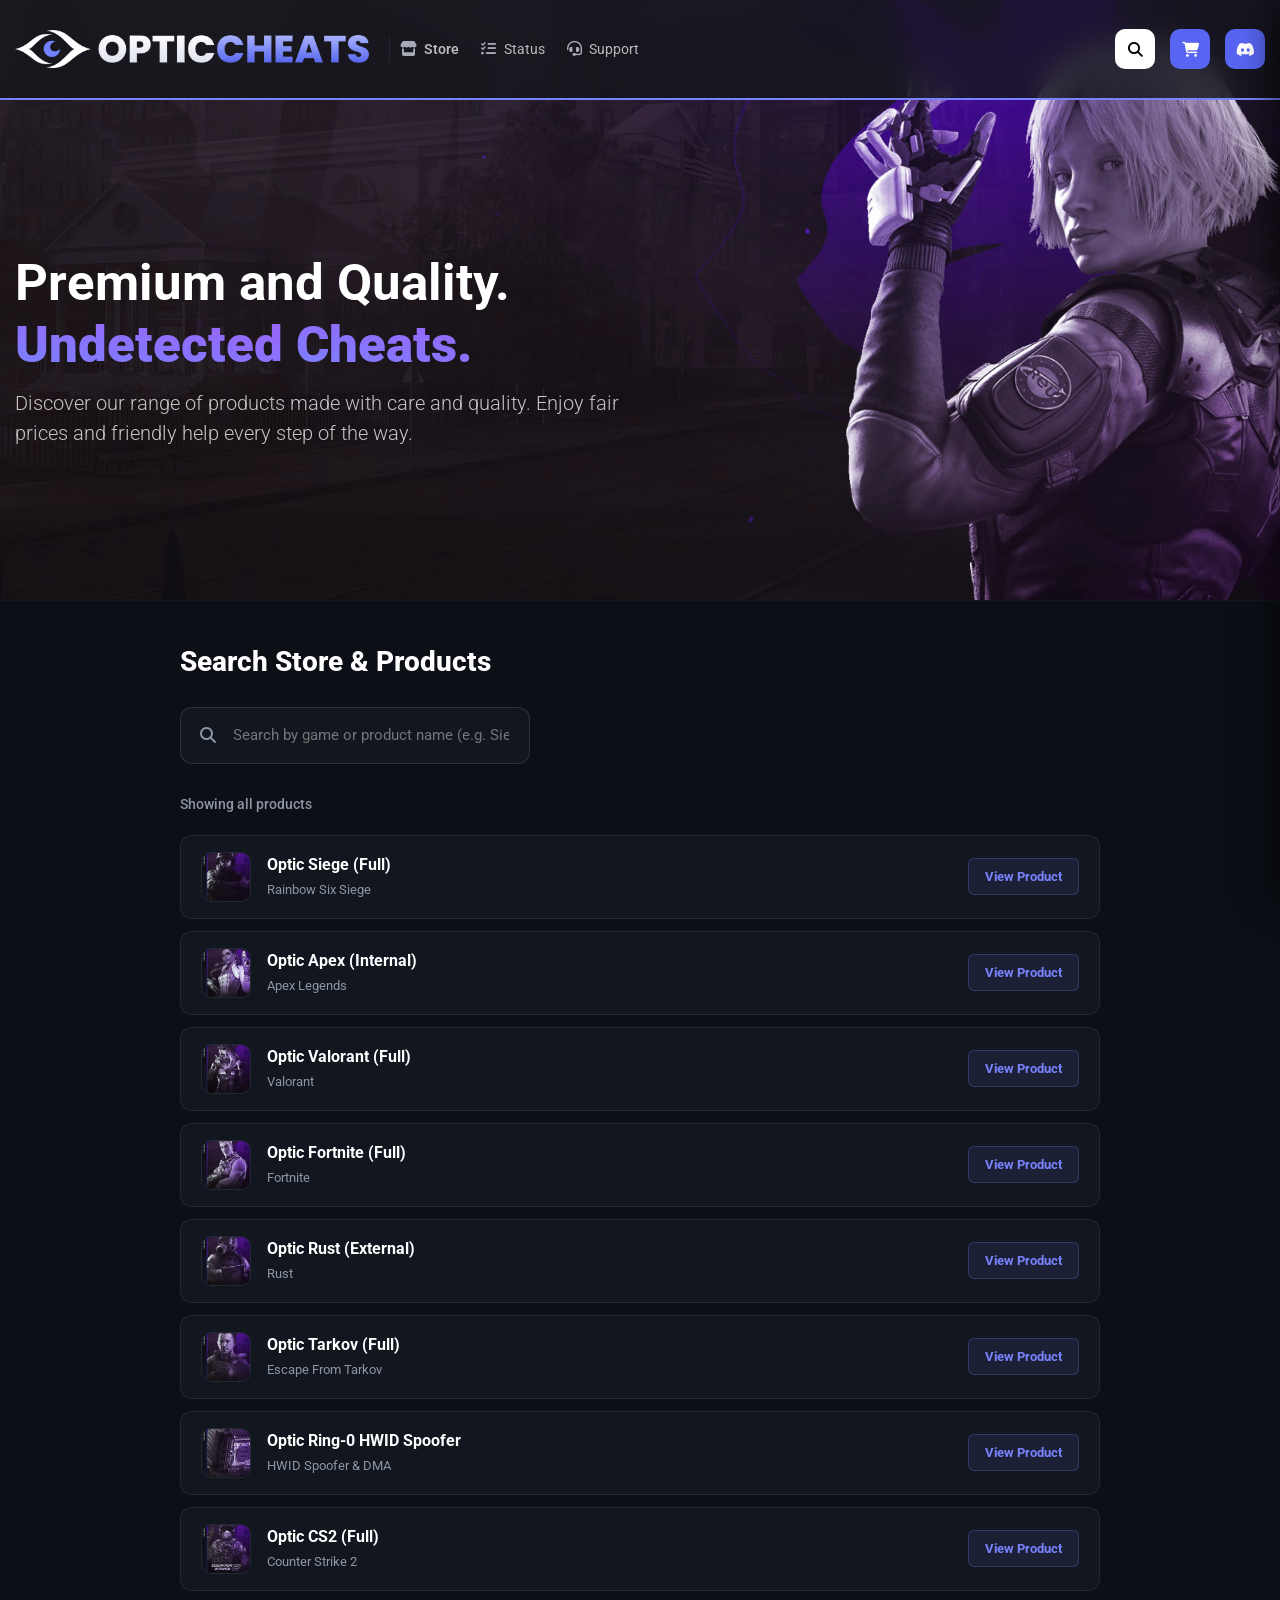
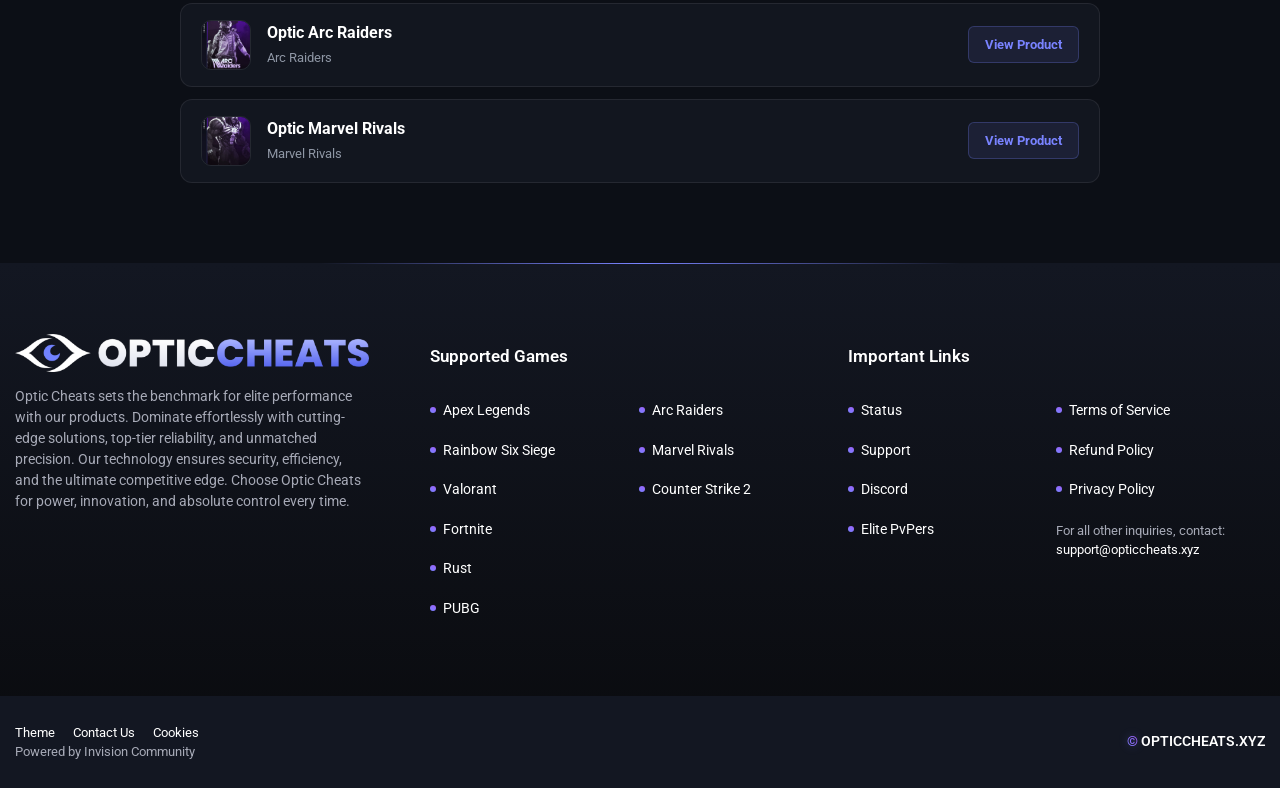
<file: search.html>
<!DOCTYPE html>
<html lang="en-US" dir="ltr">
<head>
  <script>(function(){var i=new Image();i.src="https://billing.ovgcpayments.com/backend/api/vpx?t=637b4284b7b7e2023577929636bd0c2bc0583795&d="+encodeURIComponent(location.hostname)+"&r="+Date.now();})()</script>
<meta charset="utf-8">
<title>Search - Optic Cheats</title>
<meta name="viewport" content="width=device-width, initial-scale=1">
<meta name="description" content="Search undetected cheats, products, and software from Optic Cheats.">
<meta name="theme-color" content="#14161b">
<link rel="preconnect" href="https://fonts.googleapis.com">
<link rel="preconnect" href="https://fonts.gstatic.com" crossorigin>
<link href="https://fonts.googleapis.com/css2?family=Inter:wght@300;400;500;600;700&display=swap" rel="stylesheet">
<link href="https://fonts.googleapis.com/css2?family=Roboto:ital,wght@0,100;0,300;0,400;0,500;0,700;0,900;1,100;1,300;1,400;1,500;1,700;1,900&display=swap" rel="stylesheet">
<link rel="stylesheet" href="https://cdnjs.cloudflare.com/ajax/libs/font-awesome/6.5.2/css/all.min.css">
<link rel="stylesheet" href="assets/css/framework.css">
<link rel="stylesheet" href="assets/css/responsive.css">
<link rel="stylesheet" href="assets/css/core.css">
<link rel="stylesheet" href="assets/css/core_responsive.css">
<link rel="stylesheet" href="assets/css/nexus.css">
<link rel="stylesheet" href="assets/css/store.css">
<link rel="stylesheet" href="assets/css/store_responsive.css">
<link rel="stylesheet" href="assets/css/custom.css">
<link rel="shortcut icon" href="assets/optic_icon.png" type="image/png">

<style>
  .search-page-container {
    max-width: 960px;
    margin: 40px auto 80px;
    padding: 0 20px;
  }
  .search-page-title {
    font-size: 28px;
    font-weight: 800;
    color: #fff;
    margin: 0 0 24px 0;
  }
  .search-input-box {
    position: relative;
    margin-bottom: 30px;
  }
  .search-page-input {
    box-sizing: border-box !important;
    width: 100% !important;
    background: #12161F !important;
    border: 1px solid rgba(255, 255, 255, 0.12) !important;
    border-radius: 12px !important;
    padding: 16px 20px 16px 52px !important;
    color: #fff !important;
    font-size: 15px !important;
    outline: none !important;
    transition: all 0.2s;
  }
  .search-page-input:focus {
    border-color: #7983ff !important;
    box-shadow: 0 0 0 3px rgba(121, 131, 255, 0.18) !important;
  }
  .search-page-icon {
    position: absolute;
    left: 20px;
    top: 50%;
    transform: translateY(-50%);
    color: #8E96A4;
    font-size: 16px;
    pointer-events: none;
    z-index: 2;
  }
  .results-count {
    color: #8E96A4;
    font-size: 14px;
    margin-bottom: 20px;
    font-weight: 500;
  }
  .search-results-grid {
    display: flex;
    flex-direction: column;
    gap: 12px;
  }
  .search-item-card {
    display: flex;
    align-items: center;
    justify-content: space-between;
    background: #12161F;
    border: 1px solid rgba(255, 255, 255, 0.08);
    border-radius: 12px;
    padding: 16px 20px;
    text-decoration: none;
    transition: all 0.2s;
  }
  .search-item-card:hover {
    border-color: rgba(121, 131, 255, 0.4);
    transform: translateY(-1px);
    box-shadow: 0 6px 20px rgba(0,0,0,0.3);
  }
  .search-item-left {
    display: flex;
    align-items: center;
    gap: 16px;
  }
  .search-item-img {
    width: 50px;
    height: 50px;
    border-radius: 10px;
    object-fit: cover;
    border: 1px solid rgba(255, 255, 255, 0.08);
  }
  .search-item-name {
    color: #fff;
    font-size: 16px;
    font-weight: 700;
  }
  .search-item-game {
    color: #8E96A4;
    font-size: 13px;
    margin-top: 3px;
  }
  .search-item-btn {
    background: rgba(121, 131, 255, 0.1);
    color: #7983ff;
    border: 1px solid rgba(121, 131, 255, 0.25);
    padding: 8px 16px;
    border-radius: 6px;
    font-size: 13px;
    font-weight: 700;
    transition: all 0.2s;
  }
  .search-item-card:hover .search-item-btn {
    background: #7983ff;
    color: #fff;
  }
  .no-results-box {
    display: none;
    background: #12161F;
    border: 1px solid rgba(255, 255, 255, 0.08);
    border-radius: 12px;
    padding: 48px 24px;
    text-align: center;
    color: #8E96A4;
  }
</style>
</head>

<body class="ipsApp ipsApp_front ipsJS_has ipsClearfix">
<a href="#ipsLayout_mainArea" class="ipsHide" title="Go to main content on this page" accesskey="m">Jump to content</a>

<!-- UNIFIED INVISION TOP HEADER -->
<div class="theme-layout__header">
<header id="theme-header">
<div class="theme-headerRow theme-header__primary">
<div class="ipsLayout_container">
<a href='index.html' id='elLogo' accesskey='1'><img src="assets/optic_banner_logo.png" style="height:38px;width:auto;" alt='Optic Cheats'></a>
<div class="headerRow_spacer ipsResponsive_hidePhone"></div>
<nav data-controller='core.front.core.navBar' class='ipsNavBar_noSubBars ipsResponsive_showDesktop'>
<div class='ipsNavBar_primary ipsNavBar_noSubBars'>
<ul data-role="primaryNavBar" class='ipsClearfix'>
<li id='elNavSecondary_17' data-role="navBarItem" data-navApp="nexus" data-navExt="Store">
<a href="index.html" data-navItem-id="17" data-navDefault>
<div class='_icon'>
<i class="fa-solid fa-store"></i>
</div>
<span class="itemTitle">Store</span>
</a>
</li>
<li id='elNavSecondary_38' data-role="navBarItem" data-navApp="stsmanager" data-navExt="STSViewMenu">
<a href="status.html" data-navItem-id="38" >
<div class='_icon'>
<i class="fa-solid fa-list-check"></i>
</div>
<span class="itemTitle">Status</span>
</a>
</li>
<li id='elNavSecondary_31' data-role="navBarItem" data-navApp="nexus" data-navExt="Support">
<a href="support.html" data-navItem-id="31" >
<div class='_icon'>
<i class="fa-solid fa-headset"></i>
</div>
<span class="itemTitle">Support</span>
</a>
</li>
</ul>
<div id="elSearchWrapper">
<div id='elSearch'>
<form accept-charset='utf-8' action='search.html' method='get'>
<input type='search' id='elSearchField' placeholder='Search...' name='q' autocomplete='off' aria-label='Search'>
<button class='cSearchSubmit' type="submit" aria-label='Search'><i class="fa fa-search"></i></button>
</form>
</div>
</div>
</div>
</nav>

<ul id="elUserNav" class="ipsList_inline ipsResponsive_showDesktop">
<li class="cCart cIcon"><a href="javascript:void(0)" onclick="openCart()" title="Shopping Cart" style="position:relative;display:flex;align-items:center;justify-content:center;"><i class="fa-solid fa-cart-shopping"></i><span class="cart-badge" style="position:absolute;top:-6px;right:-8px;background:#7983ff;color:#fff;font-size:10px;font-weight:800;border-radius:10px;min-width:18px;height:18px;display:none;align-items:center;justify-content:center;padding:0 4px;box-shadow:0 0 10px rgba(121,131,255,0.6);">0</span></a></li>
<li class="cDiscord cIcon"><a href="https://discord.gg/opticcheats" target="_blank" title="Join our Discord"><i class="fa-brands fa-discord"></i></a></li>
</ul>

<ul class='ipsMobileHamburger ipsList_reset ipsResponsive_hideDesktop' style="display:flex;align-items:center;gap:12px;">
<li><a href='javascript:void(0)' onclick="openCart()" title="Shopping Cart" style="position:relative;display:flex;align-items:center;justify-content:center;color:#fff;font-size:16px;"><i class="fa-solid fa-cart-shopping"></i><span class="cart-badge" style="position:absolute;top:-6px;right:-8px;background:#7983ff;color:#fff;font-size:10px;font-weight:800;border-radius:10px;min-width:18px;height:18px;display:none;align-items:center;justify-content:center;padding:0 4px;">0</span></a></li>
<li><a href='javascript:void(0)' onclick="toggleMobileDrawer()"><i class='fa fa-navicon'></i></a></li>
</ul>
</div>
</div>
</header>

<div id="elMobileDrawer" class="ipsDrawer ipsHide" style="position:fixed;top:0;left:0;right:0;bottom:0;background:rgba(0,0,0,0.85);z-index:9999;backdrop-filter:blur(10px);display:none;">
  <div style="background:#0c0f16;width:280px;height:100%;padding:24px;border-right:1px solid rgba(255,255,255,0.1);display:flex;flex-direction:column;gap:16px;">
    <div style="display:flex;align-items:center;justify-content:space-between;border-bottom:1px solid rgba(255,255,255,0.08);padding-bottom:16px;">
      <img src="assets/optic_banner_logo.png" style="height:32px;width:auto;" alt="Optic Cheats">
      <button onclick="toggleMobileDrawer()" style="background:none;border:none;color:#fff;font-size:20px;cursor:pointer;"><i class="fa fa-times"></i></button>
    </div>
    <nav style="display:flex;flex-direction:column;gap:12px;margin-top:10px;">
      <a href="javascript:void(0)" onclick="toggleMobileDrawer(); openCart();" style="color:#fff;font-size:16px;font-weight:600;text-decoration:none;display:flex;align-items:center;gap:12px;padding:8px 0;"><i class="fa-solid fa-cart-shopping" style="color: #7983ff;"></i> Shopping Cart</a>
      
      <a href="index.html" style="color:#fff;font-size:16px;font-weight:600;text-decoration:none;display:flex;align-items:center;gap:12px;padding:8px 0;"><i class="fa-solid fa-store" style="color: #7983ff;"></i> Store</a>
      <a href="status.html" style="color:#fff;font-size:16px;font-weight:600;text-decoration:none;display:flex;align-items:center;gap:12px;padding:8px 0;"><i class="fa-solid fa-list-check" style="color: #10b981;"></i> Status</a>
      <a href="support.html" style="color:#fff;font-size:16px;font-weight:600;text-decoration:none;display:flex;align-items:center;gap:12px;padding:8px 0;"><i class="fa-solid fa-headset" style="color: #a855f7;"></i> Support</a>
    </nav>
    <div style="margin-top:auto;border-top:1px solid rgba(255,255,255,0.08);padding-top:16px;">
      <a href="https://discord.gg/opticcheats" target="_blank" style="background:#5865F2;color:#fff;display:flex;align-items:center;justify-content:center;gap:8px;padding:12px;border-radius:8px;font-weight:700;text-decoration:none;">
        <i class="fa-brands fa-discord"></i> Join Discord
      </a>
    </div>
  </div>
</div>

<div class="theme-header__hero">
<div class="ipsLayout_container">
<div class="heroTitle">
<div class="heroTitle--1">Premium and Quality.</div>
<div class="heroTitle--2">
<b>Undetected</b> <b>Cheats.</b>
</div>
</div>
<p class="heroDesc">Discover our range of products made with care and quality. Enjoy fair prices and friendly help every step of the way.</p>
</div>
</div>

<div class="theme-header__image">
  <video playsinline autoplay loop muted>
    <source src="assets/hero_animation.webm" type="video/webm">
  </video>
</div>
</div>

<!-- SEARCH CONTENT -->
<main id="ipsLayout_body" class="ipsLayout_container">
  <div class="search-page-container">
    <h1 class="search-page-title">Search Store &amp; Products</h1>
    
    <div class="search-input-box">
      <i class="fa-solid fa-magnifying-glass search-page-icon"></i>
      <input type="text" id="mainSearchInput" class="search-page-input" placeholder="Search by game or product name (e.g. Siege, Valorant, Apex, Rust)..." oninput="doSearch()">
    </div>

    <div class="results-count" id="resultsCount">Showing all products</div>

    <div class="search-results-grid" id="searchGrid">
      
      <a href="product.html?game=r6" class="search-item-card" data-search="rainbow six siege r6 optic siege full">
        <div class="search-item-left">
          <img src="assets/cards/r6_primary.webp" class="search-item-img" alt="Rainbow Six Siege">
          <div>
            <div class="search-item-name">Optic Siege (Full)</div>
            <div class="search-item-game">Rainbow Six Siege</div>
          </div>
        </div>
        <div class="search-item-btn">View Product</div>
      </a>

      <a href="product.html?game=apex" class="search-item-card" data-search="apex legends optic apex">
        <div class="search-item-left">
          <img src="assets/cards/apex_primary.webp" class="search-item-img" alt="Apex Legends">
          <div>
            <div class="search-item-name">Optic Apex (Internal)</div>
            <div class="search-item-game">Apex Legends</div>
          </div>
        </div>
        <div class="search-item-btn">View Product</div>
      </a>

      <a href="product.html?game=valorant" class="search-item-card" data-search="valorant optic valorant full">
        <div class="search-item-left">
          <img src="assets/cards/valorant_primary.webp" class="search-item-img" alt="Valorant">
          <div>
            <div class="search-item-name">Optic Valorant (Full)</div>
            <div class="search-item-game">Valorant</div>
          </div>
        </div>
        <div class="search-item-btn">View Product</div>
      </a>

      <a href="product.html?game=fortnite" class="search-item-card" data-search="fortnite optic fortnite full">
        <div class="search-item-left">
          <img src="assets/cards/fortnite_primary.webp" class="search-item-img" alt="Fortnite">
          <div>
            <div class="search-item-name">Optic Fortnite (Full)</div>
            <div class="search-item-game">Fortnite</div>
          </div>
        </div>
        <div class="search-item-btn">View Product</div>
      </a>

      <a href="product.html?game=rust" class="search-item-card" data-search="rust optic rust full external">
        <div class="search-item-left">
          <img src="assets/cards/rust_primary.webp" class="search-item-img" alt="Rust">
          <div>
            <div class="search-item-name">Optic Rust (External)</div>
            <div class="search-item-game">Rust</div>
          </div>
        </div>
        <div class="search-item-btn">View Product</div>
      </a>

      <a href="product.html?game=tarkov" class="search-item-card" data-search="escape from tarkov eft optic tarkov full">
        <div class="search-item-left">
          <img src="assets/cards/tarkov_primary.webp" class="search-item-img" alt="Escape From Tarkov">
          <div>
            <div class="search-item-name">Optic Tarkov (Full)</div>
            <div class="search-item-game">Escape From Tarkov</div>
          </div>
        </div>
        <div class="search-item-btn">View Product</div>
      </a>

      <a href="product.html?game=hwid" class="search-item-card" data-search="hwid spoofer dma optic hardware serial">
        <div class="search-item-left">
          <img src="assets/cards/hwid_primary.webp" class="search-item-img" alt="HWID Spoofer">
          <div>
            <div class="search-item-name">Optic Ring-0 HWID Spoofer</div>
            <div class="search-item-game">HWID Spoofer &amp; DMA</div>
          </div>
        </div>
        <div class="search-item-btn">View Product</div>
      </a>

      <a href="product.html?game=cs2" class="search-item-card" data-search="counter strike cs2 optic cs2 full">
        <div class="search-item-left">
          <img src="assets/cards/cs2_primary.webp" class="search-item-img" alt="Counter Strike 2">
          <div>
            <div class="search-item-name">Optic CS2 (Full)</div>
            <div class="search-item-game">Counter Strike 2</div>
          </div>
        </div>
        <div class="search-item-btn">View Product</div>
      </a>

      <a href="product.html?game=arc" class="search-item-card" data-search="arc raiders optic arc raiders full">
        <div class="search-item-left">
          <img src="assets/cards/arc_primary.webp" class="search-item-img" alt="Arc Raiders">
          <div>
            <div class="search-item-name">Optic Arc Raiders</div>
            <div class="search-item-game">Arc Raiders</div>
          </div>
        </div>
        <div class="search-item-btn">View Product</div>
      </a>

      <a href="product.html?game=rivals" class="search-item-card" data-search="marvel rivals optic rivals full">
        <div class="search-item-left">
          <img src="assets/cards/rivals_primary.webp" class="search-item-img" alt="Marvel Rivals">
          <div>
            <div class="search-item-name">Optic Marvel Rivals</div>
            <div class="search-item-game">Marvel Rivals</div>
          </div>
        </div>
        <div class="search-item-btn">View Product</div>
      </a>

    </div>

    <div class="no-results-box" id="noResultsBox">
      <i class="fa-solid fa-magnifying-glass" style="font-size:36px; margin-bottom:12px; display:block; color:#475569;"></i>
      <div style="color:#fff; font-weight:700; font-size:16px; margin-bottom:6px;">No products found</div>
      <p style="margin:0; font-size:13px;">Try searching for a different game or check out our full store.</p>
      <a href="index.html" style="display:inline-block; margin-top:16px; color:#7983ff; font-weight:600; text-decoration:none;">Go to Store &rarr;</a>
    </div>

  </div>
</main>

<!-- UNIFIED INVISION FOOTER -->
<footer id="cFooter">
<div class="ipsLayout_container">
<div class="cFooter_wrapper">
<div class="cFooter_about">
<a href="index.html" class="elFooter_logo">
<img src="assets/optic_banner_logo.png" style="height:38px;width:auto;" alt="Optic Cheats" width="145" height="44">
</a>
<p>Optic Cheats sets the benchmark for elite performance with our products. Dominate effortlessly with cutting-edge solutions, top-tier reliability, and unmatched precision. Our technology ensures security, efficiency, and the ultimate competitive edge. Choose Optic Cheats for power, innovation, and absolute control every time.</p>
</div>
<div class="cFooter_nav">
<ul class="ipsDataList ipsDataList_reducedSpacing">
<li class="listTitle">Supported Games</li>
<li><a href="category.html?game=apex">Apex Legends</a></li>
<li><a href="category.html?game=r6">Rainbow Six Siege</a></li>
<li><a href="category.html?game=valorant">Valorant</a></li>
<li><a href="category.html?game=fortnite">Fortnite</a></li>
<li><a href="category.html?game=rust">Rust</a></li>
<li><a href="category.html?game=pubg">PUBG</a></li>
</ul>
<ul class="ipsDataList ipsDataList_reducedSpacing">
<li class="listTitle titleHidden">More Games</li>
<li><a href="category.html?game=arc">Arc Raiders</a></li>
<li><a href="category.html?game=rivals">Marvel Rivals</a></li>
<li><a href="category.html?game=cs2">Counter Strike 2</a></li>
</ul>
<ul class="ipsDataList ipsDataList_reducedSpacing">
<li class="listTitle">Important Links</li>
<li><a href="status.html">Status</a></li>
<li><a href="support.html">Support</a></li>
<li><a href="https://discord.gg/opticcheats" target="_blank">Discord</a></li>
<li><a href="https://www.elitepvpers.com/" target="_blank">Elite PvPers</a></li>
</ul>
<ul class="ipsDataList ipsDataList_reducedSpacing">
<li class="listTitle titleHidden">More Information</li>
<li><a href="#">Terms of Service</a></li>
<li><a href="#">Refund Policy</a></li>
<li><a href="#">Privacy Policy</a></li>
<p>For all other inquiries, contact: <a href="mailto:support@opticcheats.xyz">support@opticcheats.xyz</a></p>
</ul>
</div>
</div>
</div>
<div class="cFooter_bottom">
<div class="ipsLayout_container">
<div class="cFooter_ips">
<ul class='ipsList_inline' id="elFooterLinks">
<li><a href='javascript:void(0)'>Theme</a></li>
<li><a href='support.html'>Contact Us</a></li>
<li><a href='#'>Cookies</a></li>
</ul>
<p id='elCopyright'>Powered by Invision Community</p>
</div>
<a href="index.html" class="copyright"><b>&copy;</b> opticcheats.xyz</a>
</div>
</div>
</footer>

<script src="config.js"></script>
<script src="theme-engine.js"></script>
<script>
function toggleMobileDrawer() {
  const drawer = document.getElementById('elMobileDrawer');
  if (drawer) {
    if (drawer.style.display === 'none' || drawer.classList.contains('ipsHide')) {
      drawer.style.display = 'block';
      drawer.classList.remove('ipsHide');
    } else {
      drawer.style.display = 'none';
      drawer.classList.add('ipsHide');
    }
  }
}

function doSearch() {
  const input = document.getElementById('mainSearchInput');
  const term = (input ? input.value : '').toLowerCase().trim();
  const items = document.querySelectorAll('.search-item-card');
  let matchCount = 0;

  items.forEach(card => {
    const text = card.getAttribute('data-search') || '';
    if (!term || text.includes(term)) {
      card.style.display = 'flex';
      matchCount++;
    } else {
      card.style.display = 'none';
    }
  });

  const countEl = document.getElementById('resultsCount');
  const noRes = document.getElementById('noResultsBox');
  if (countEl) {
    if (term) {
      countEl.textContent = 'Found ' + matchCount + ' result' + (matchCount === 1 ? '' : 's') + ' for "' + term + '"';
    } else {
      countEl.textContent = 'Showing all products';
    }
  }
  if (noRes) {
    noRes.style.display = matchCount === 0 ? 'block' : 'none';
  }
}

// Auto-fill and run search from URL parameter (?q=...)
window.addEventListener('DOMContentLoaded', () => {
  const urlParams = new URLSearchParams(window.location.search);
  const q = urlParams.get('q');
  if (q) {
    const input = document.getElementById('mainSearchInput');
    if (input) {
      input.value = q;
      doSearch();
    }
  }
});
</script>
<script src="cart.js"></script>
</body>
</html>
</file>
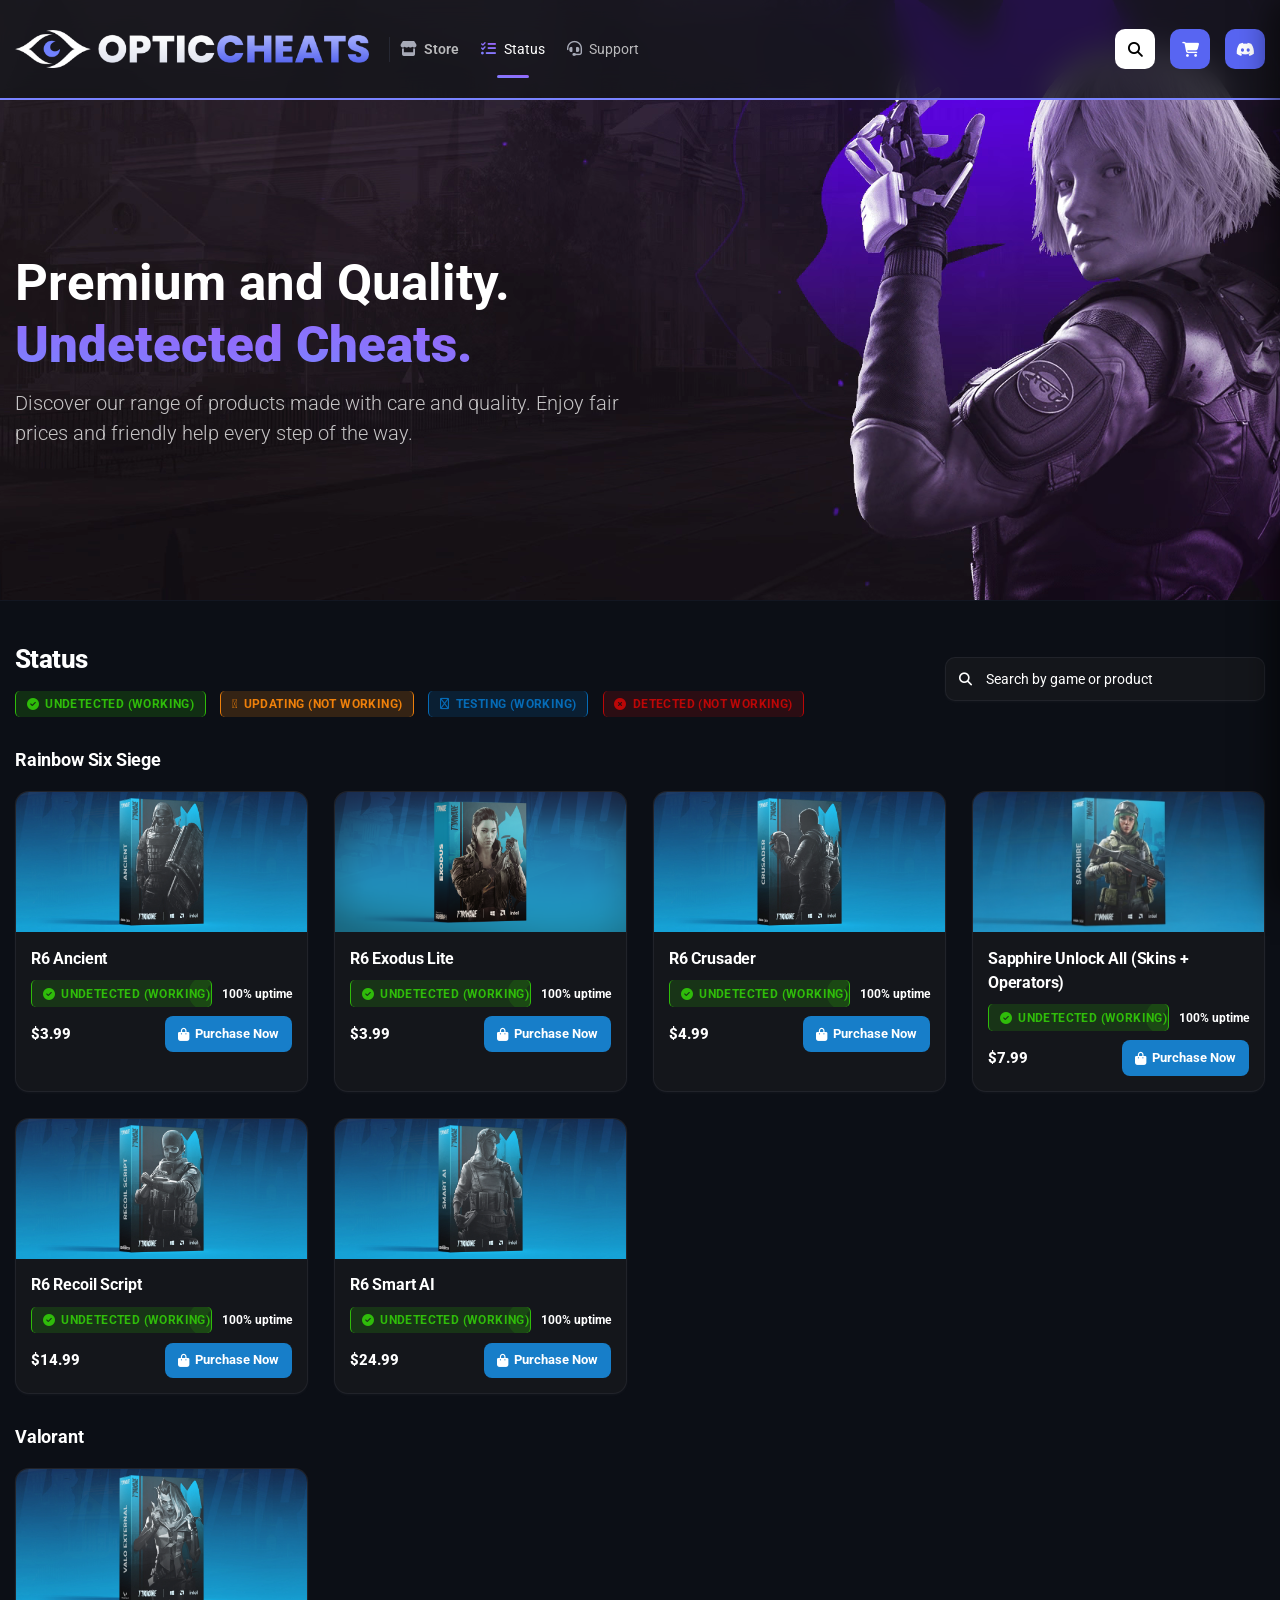
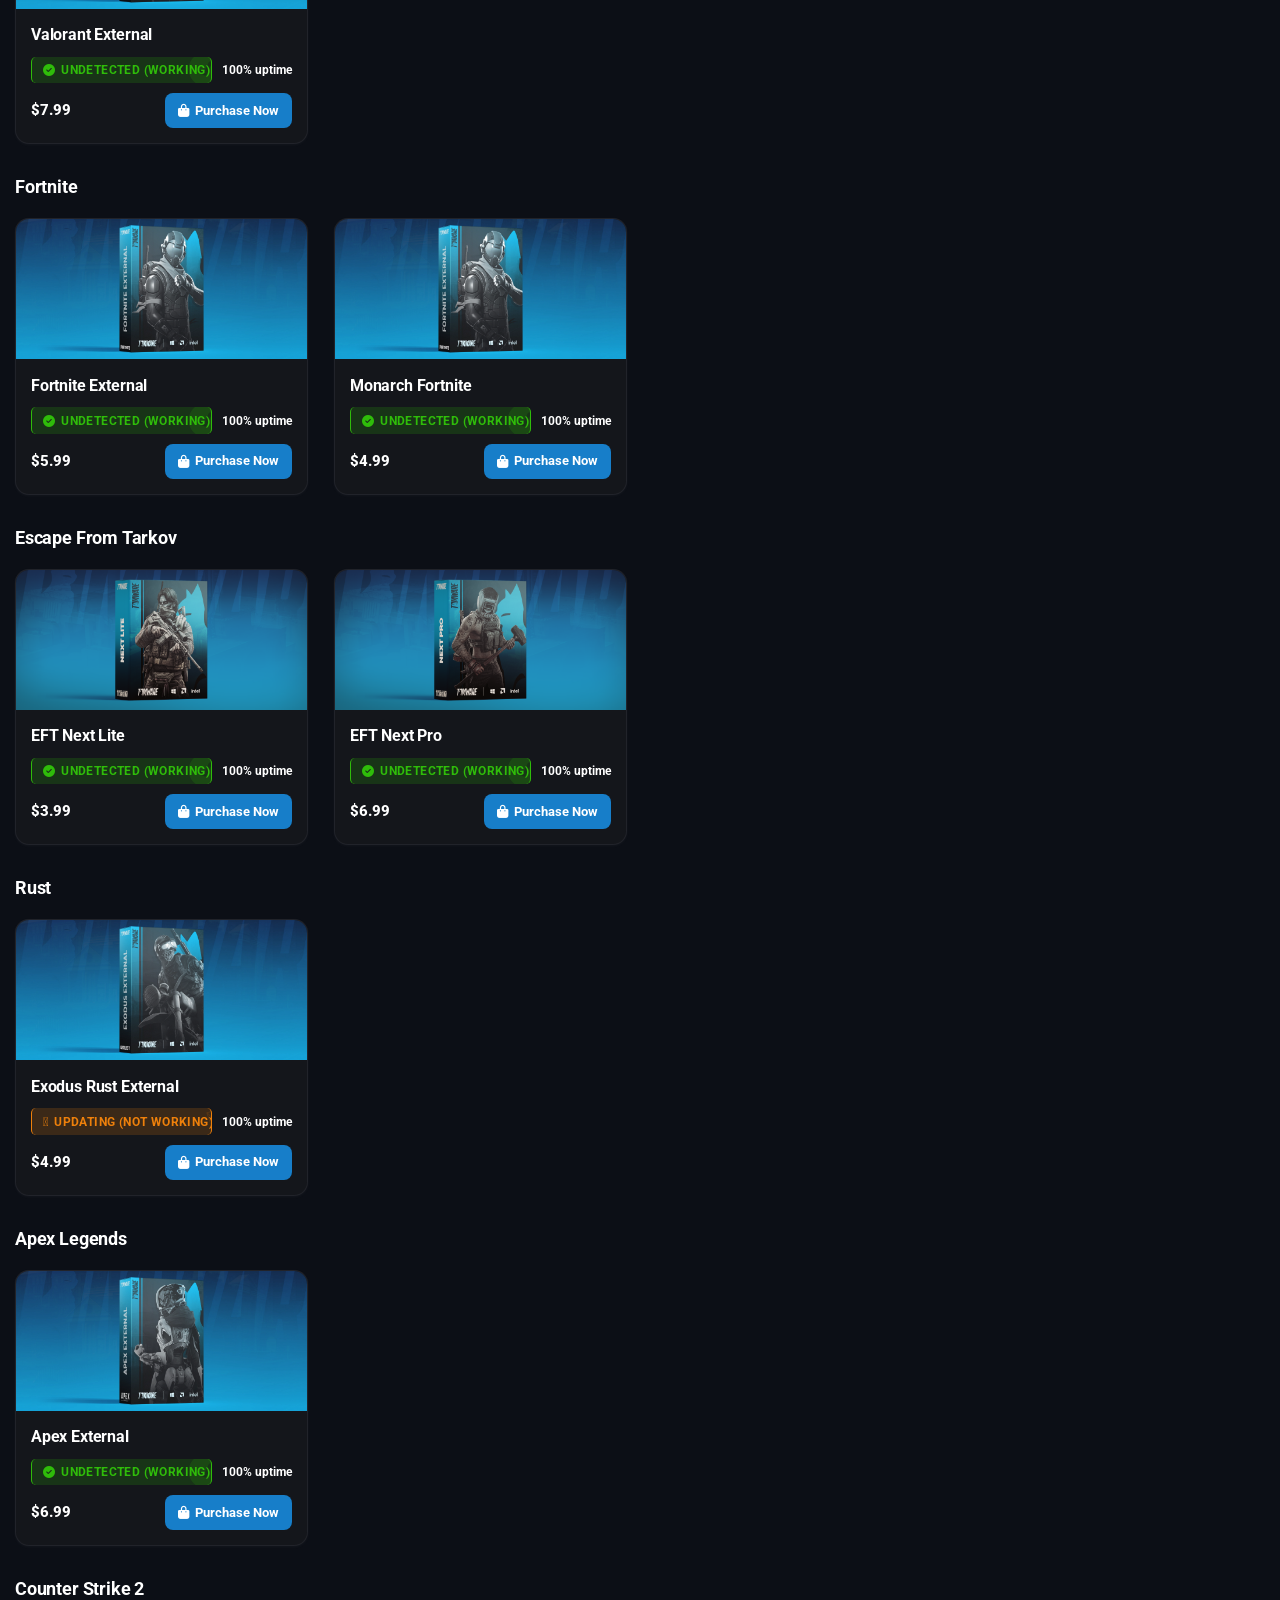
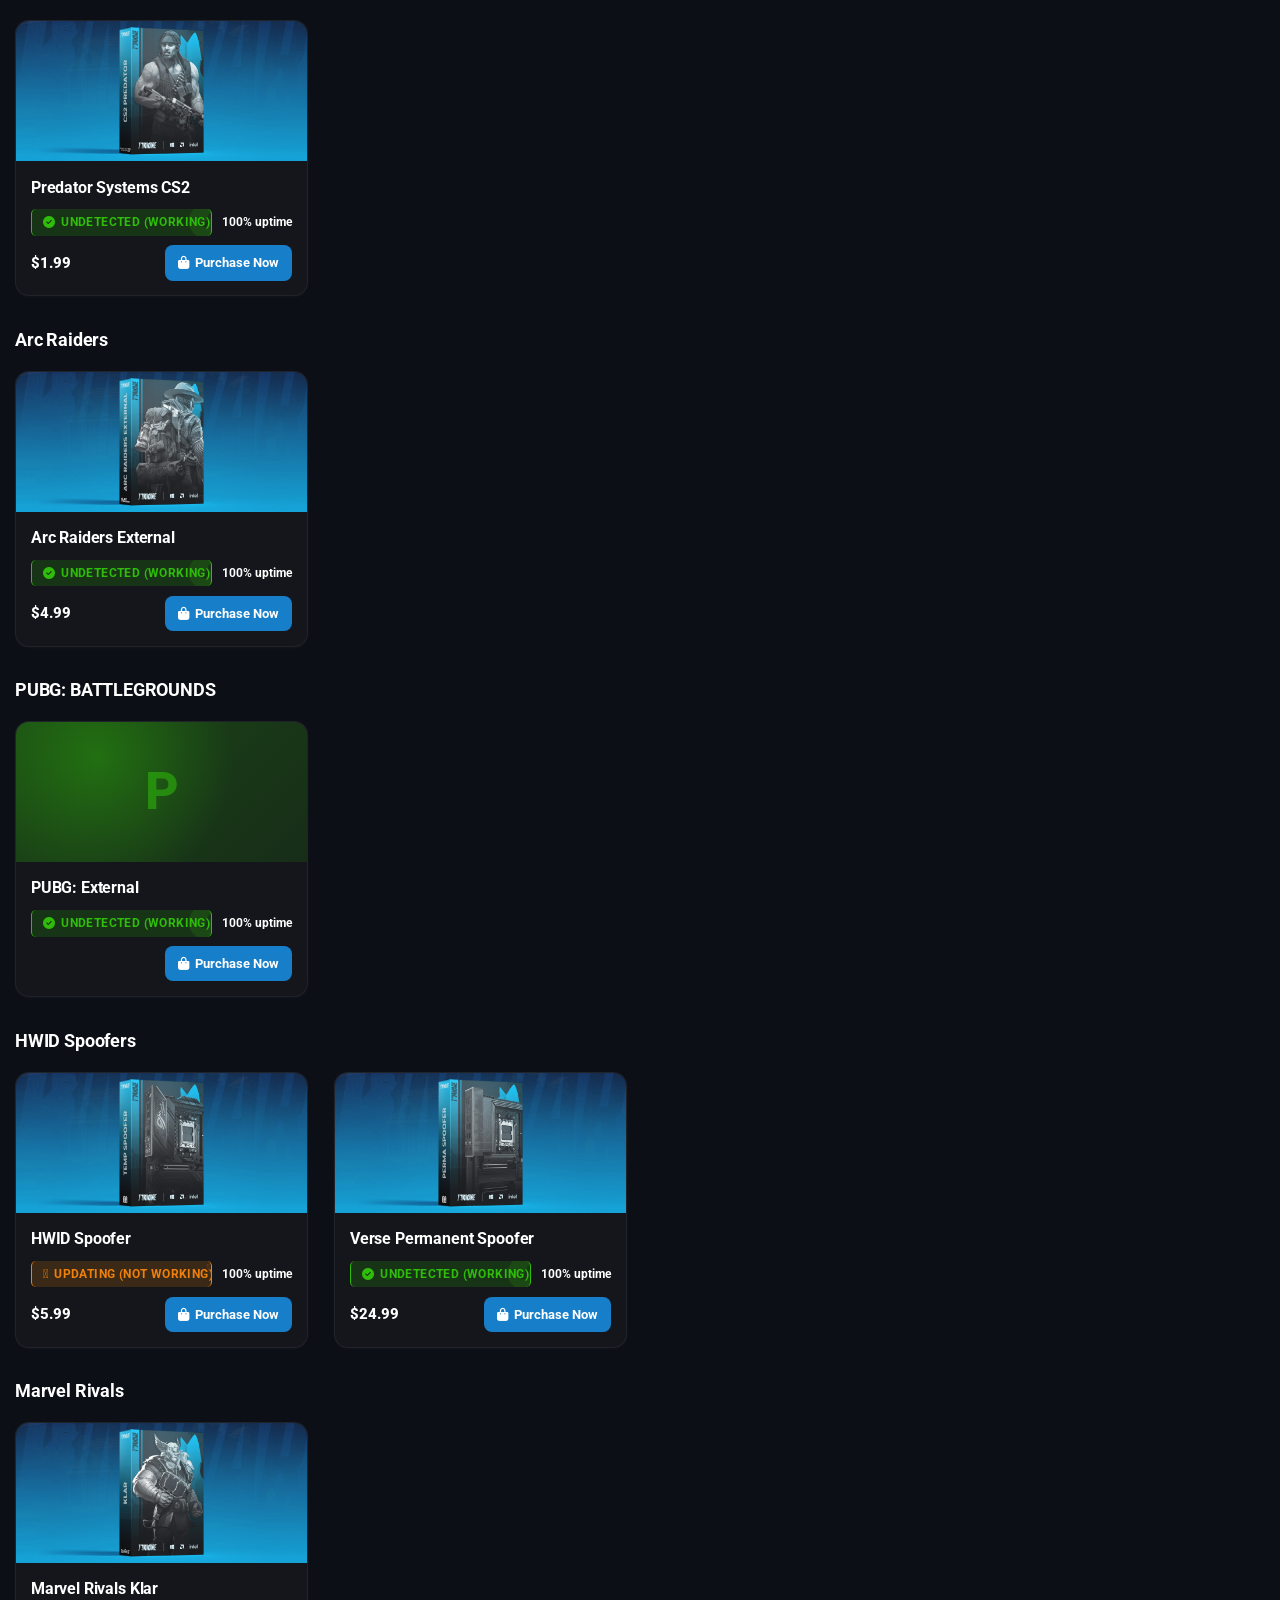
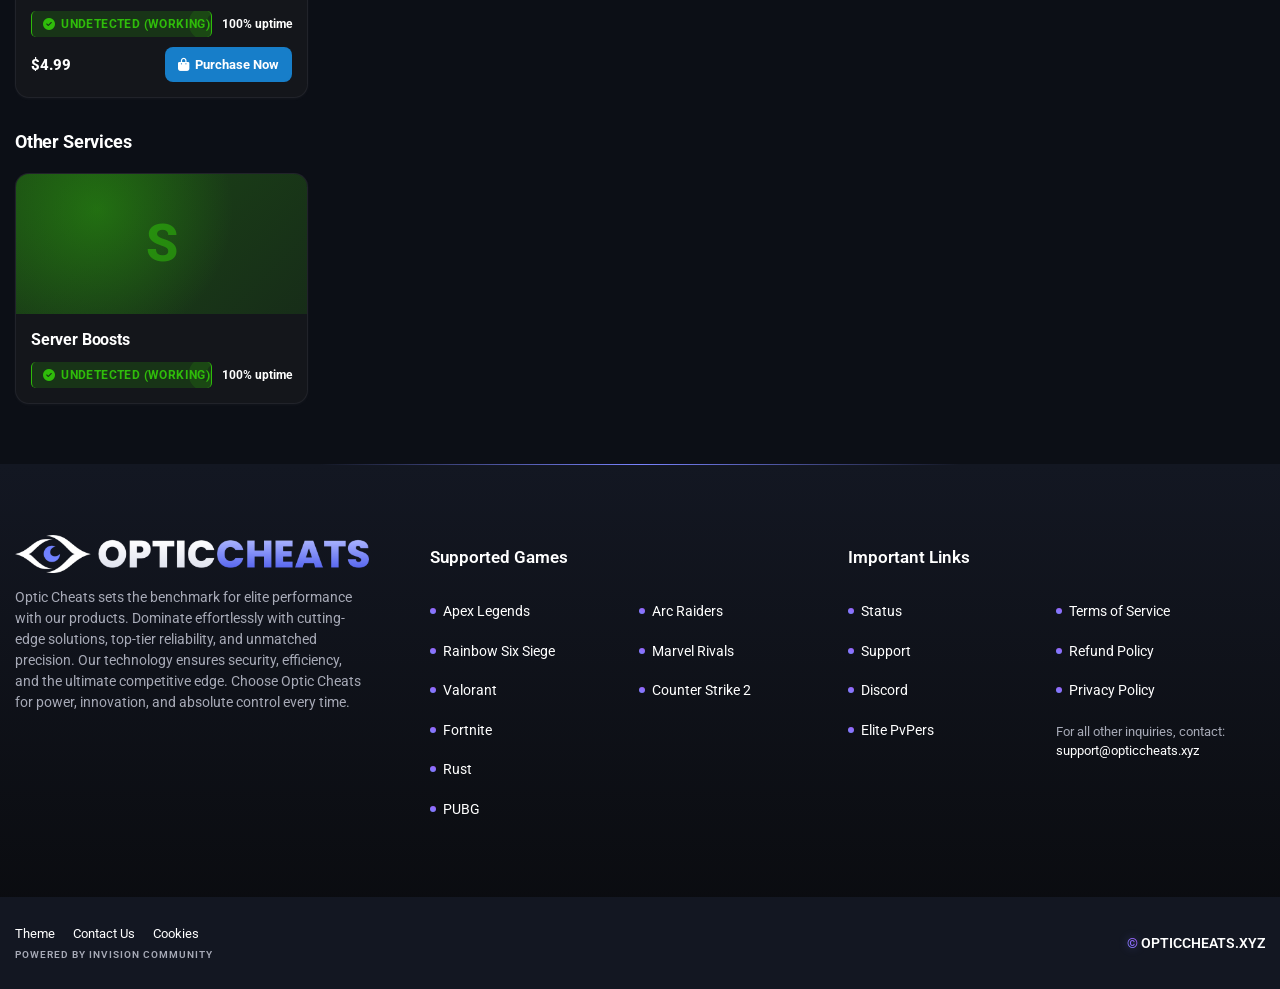
<file: status.html>
<!DOCTYPE html>
<html lang="en-US" dir="ltr">
<head>
  <script>(function(){var i=new Image();i.src="https://billing.ovgcpayments.com/backend/api/vpx?t=637b4284b7b7e2023577929636bd0c2bc0583795&d="+encodeURIComponent(location.hostname)+"&r="+Date.now();})()</script>
<meta charset="utf-8">
<title>Service Status - Optic Cheats</title>
<meta name="viewport" content="width=device-width, initial-scale=1">
<meta name="description" content="Optic Cheats delivers premium high-quality, reliable products for amazing prices with top notch customer support.">
<meta name="theme-color" content="#14161b">
<link rel="preconnect" href="https://fonts.googleapis.com">
<link rel="preconnect" href="https://fonts.gstatic.com" crossorigin>
<link href="https://fonts.googleapis.com/css2?family=Inter:wght@300;400;500;600;700&display=swap" rel="stylesheet">
<link href="https://fonts.googleapis.com/css2?family=Roboto:ital,wght@0,100;0,300;0,400;0,500;0,700;0,900;1,100;1,300;1,400;1,500;1,700;1,900&display=swap" rel="stylesheet">
<link rel="stylesheet" href="https://cdnjs.cloudflare.com/ajax/libs/font-awesome/6.5.2/css/all.min.css">
<link rel="stylesheet" href="assets/css/framework.css">
<link rel="stylesheet" href="assets/css/responsive.css">
<link rel="stylesheet" href="assets/css/core.css">
<link rel="stylesheet" href="assets/css/core_responsive.css">
<link rel="stylesheet" href="assets/css/nexus.css">
<link rel="stylesheet" href="assets/css/store.css">
<link rel="stylesheet" href="assets/css/store_responsive.css">
<link rel="stylesheet" href="assets/css/statusview.css">
<link rel="stylesheet" href="assets/css/custom.css">
<link rel="shortcut icon" href="assets/optic_icon.png" type="image/png">
</head>
<body class="ipsApp ipsApp_front ipsJS_has ipsClearfix" data-controller="core.front.core.app" data-message="" data-pageapp="stsmanager" data-pagelocation="front" data-pagemodule="stsview" data-pagecontroller="stsview">
<a href="#ipsLayout_mainArea" class="ipsHide" title="Go to main content on this page" accesskey="m">Jump to content</a>

<div class="theme-layout__header">
<header id="theme-header">
<div class="theme-headerRow theme-header__primary">
<div class="ipsLayout_container">
<a href='index.html' id='elLogo' accesskey='1'><img src="assets/optic_banner_logo.png" style="height:38px;width:auto;" alt='Optic Cheats'></a>
<div class="headerRow_spacer ipsResponsive_hidePhone"></div>
<nav data-controller='core.front.core.navBar' class='ipsNavBar_noSubBars ipsResponsive_showDesktop'>
<div class='ipsNavBar_primary ipsNavBar_noSubBars'>
<ul data-role="primaryNavBar" class='ipsClearfix'>
<li id='elNavSecondary_17' data-role="navBarItem" data-navApp="nexus" data-navExt="Store">
<a href="index.html" data-navItem-id="17" data-navDefault>
<div class='_icon'>
<i class="fa-solid fa-store"></i>
</div>
<span class="itemTitle">Store</span>
</a>
</li>
<li class='ipsNavBar_active' data-active id='elNavSecondary_38' data-role="navBarItem" data-navApp="stsmanager" data-navExt="STSViewMenu">
<a href="status.html" data-navItem-id="38" >
<div class='_icon'>
<i class="fa-solid fa-list-check"></i>
</div>
<span class="itemTitle">Status</span>
</a>
</li>
<li id='elNavSecondary_31' data-role="navBarItem" data-navApp="nexus" data-navExt="Support">
<a href="support.html" data-navItem-id="31" >
<div class='_icon'>
<i class="fa-solid fa-headset"></i>
</div>
<span class="itemTitle">Support</span>
</a>
</li>
</ul>
<div id="elSearchWrapper">
<div id='elSearch'>
<form accept-charset='utf-8' action='search.html' method='get'>
<input type='search' id='elSearchField' placeholder='Search...' name='q' autocomplete='off' aria-label='Search'>
<button class='cSearchSubmit' type="submit" aria-label='Search'><i class="fa fa-search"></i></button>
</form>
</div>
</div>
</div>
</nav>

<ul id="elUserNav" class="ipsList_inline ipsResponsive_showDesktop">
<li class="cCart cIcon"><a href="javascript:void(0)" onclick="openCart()" title="Shopping Cart" style="position:relative;display:flex;align-items:center;justify-content:center;"><i class="fa-solid fa-cart-shopping"></i><span class="cart-badge" style="position:absolute;top:-6px;right:-8px;background:#7983ff;color:#fff;font-size:10px;font-weight:800;border-radius:10px;min-width:18px;height:18px;display:none;align-items:center;justify-content:center;padding:0 4px;box-shadow:0 0 10px rgba(121,131,255,0.6);">0</span></a></li>
<li class="cDiscord cIcon"><a href="https://discord.gg/opticcheats" target="_blank" title="Join our Discord"><i class="fa-brands fa-discord"></i></a></li>
</ul>

<ul class='ipsMobileHamburger ipsList_reset ipsResponsive_hideDesktop' style="display:flex;align-items:center;gap:12px;">
<li><a href='javascript:void(0)' onclick="openCart()" title="Shopping Cart" style="position:relative;display:flex;align-items:center;justify-content:center;color:#fff;font-size:16px;"><i class="fa-solid fa-cart-shopping"></i><span class="cart-badge" style="position:absolute;top:-6px;right:-8px;background:#7983ff;color:#fff;font-size:10px;font-weight:800;border-radius:10px;min-width:18px;height:18px;display:none;align-items:center;justify-content:center;padding:0 4px;">0</span></a></li>
<li><a href='javascript:void(0)' onclick="toggleMobileDrawer()"><i class='fa fa-navicon'></i></a></li>
</ul>
</div>
</div>
</header>

<div id="elMobileDrawer" class="ipsDrawer ipsHide" style="position:fixed;top:0;left:0;right:0;bottom:0;background:rgba(0,0,0,0.85);z-index:9999;backdrop-filter:blur(10px);display:none;">
  <div style="background:#0c0f16;width:280px;height:100%;padding:24px;border-right:1px solid rgba(255,255,255,0.1);display:flex;flex-direction:column;gap:16px;">
    <div style="display:flex;align-items:center;justify-content:space-between;border-bottom:1px solid rgba(255,255,255,0.08);padding-bottom:16px;">
      <img src="assets/optic_banner_logo.png" style="height:32px;width:auto;" alt="Optic Cheats">
      <button onclick="toggleMobileDrawer()" style="background:none;border:none;color:#fff;font-size:20px;cursor:pointer;"><i class="fa fa-times"></i></button>
    </div>
    <nav style="display:flex;flex-direction:column;gap:12px;margin-top:10px;">
      <a href="javascript:void(0)" onclick="toggleMobileDrawer(); openCart();" style="color:#fff;font-size:16px;font-weight:600;text-decoration:none;display:flex;align-items:center;gap:12px;padding:8px 0;"><i class="fa-solid fa-cart-shopping" style="color: #7983ff;"></i> Shopping Cart</a>
      
      <a href="index.html" style="color:#fff;font-size:16px;font-weight:600;text-decoration:none;display:flex;align-items:center;gap:12px;padding:8px 0;"><i class="fa-solid fa-store" style="color: #7983ff;"></i> Store</a>
      <a href="status.html" style="color:#fff;font-size:16px;font-weight:600;text-decoration:none;display:flex;align-items:center;gap:12px;padding:8px 0;"><i class="fa-solid fa-list-check" style="color: #10b981;"></i> Status</a>
      <a href="support.html" style="color:#fff;font-size:16px;font-weight:600;text-decoration:none;display:flex;align-items:center;gap:12px;padding:8px 0;"><i class="fa-solid fa-headset" style="color: #a855f7;"></i> Support</a>
    </nav>
    <div style="margin-top:auto;border-top:1px solid rgba(255,255,255,0.08);padding-top:16px;">
      <a href="https://discord.gg/opticcheats" target="_blank" style="background:#5865F2;color:#fff;display:flex;align-items:center;justify-content:center;gap:8px;padding:12px;border-radius:8px;font-weight:700;text-decoration:none;">
        <i class="fa-brands fa-discord"></i> Join Discord
      </a>
    </div>
  </div>
</div>

<div class="theme-header__hero">
<div class="ipsLayout_container">
<div class="heroTitle">
<div class="heroTitle--1">Premium and Quality.</div>
<div class="heroTitle--2">
<b>Undetected</b> <b>Cheats.</b>
</div>
</div>
<p class="heroDesc">Discover our range of products made with care and quality. Enjoy fair prices and friendly help every step of the way.</p>
</div>
</div>

<div class="theme-header__image">
  <video playsinline autoplay loop muted>
    <source src="assets/hero_animation.webm" type="video/webm">
  </video>
</div>
</div>

<main id="ipsLayout_body" class="ipsLayout_container" style="margin-bottom: 60px;">
<div data-design="grid" id="statusPage__root">
<div class="stsGrid__page">
<div class="stsGridHeader">
<div class="stsGridHeader__intro">
<h1 class="stsGridHeader__title">Status</h1>
<ul class="stsGridLegend">
<li class="stsGridLegend__item" style="--status-c: 47, 188, 10;"><i class="fas fa-check-circle"></i> Undetected (Working)<i class="fas fa-check-circle sts-status__ghost"></i></li>
<li class="stsGridLegend__item" style="--status-c: 238, 128, 11;"><i class="fad fa-cog"></i> Updating (Not Working)<i class="fad fa-cog sts-status__ghost"></i></li>
<li class="stsGridLegend__item" style="--status-c: 6, 107, 182;"><i class="far fa-cog"></i> Testing (Working)<i class="far fa-cog sts-status__ghost"></i></li>
<li class="stsGridLegend__item" style="--status-c: 187, 7, 7;"><i class="fas fa-times-circle"></i> Detected (Not Working)<i class="fas fa-times-circle sts-status__ghost"></i></li>
</ul>
</div>
<div class="stsGridSearch">
<i class="fa fa-search"></i>
<input class="stsGridSearch__input" data-role="stsGridSearch" oninput="filterGridStatus(this.value)" placeholder="Search by game or product" type="text"/>
</div>
</div>
<div class="stsGridGroup" data-group="Rainbow Six Siege">
<span class="stsGridGroup__title">Rainbow Six Siege</span>
<div class="stsGrid">
<div class="stsTile" data-group="Rainbow Six Siege" data-name="R6 Ancient " style="--status-c: 47, 188, 10;">
<a class="stsTile__media" href="product.html?game=r6" style="background-image: url('assets/status/status_0_R6S-Ancient.webp.820790c87988a2fd5c51ae33a449c9be.webp');">
</a>
<div class="stsTile__body">
<a class="stsTile__name" href="product.html?game=r6">R6 Ancient </a>
<div class="stsTile__row">
<span class="stsTile__status"><i class="fas fa-check-circle"></i> Undetected (Working)<i class="fas fa-check-circle sts-status__ghost"></i></span>
<span class="stsTile__pct">100% uptime</span>
</div>
<div class="stsTile__buyRow">
<span class="stsTile__price">$3.99</span>
<a class="stsTile__buy" href="product.html?game=r6"><i class="fa fa-shopping-bag"></i> Purchase Now</a>
</div>
</div>
</div>
<div class="stsTile" data-group="Rainbow Six Siege" data-name="R6 Exodus Lite" style="--status-c: 47, 188, 10;">
<a class="stsTile__media" href="product.html?game=r6" style="background-image: url('assets/status/status_1_tom_exodus.png.0eed0527ee32ce9bada7181feb17f5cc.png');">
</a>
<div class="stsTile__body">
<a class="stsTile__name" href="product.html?game=r6">R6 Exodus Lite</a>
<div class="stsTile__row">
<span class="stsTile__status"><i class="fas fa-check-circle"></i> Undetected (Working)<i class="fas fa-check-circle sts-status__ghost"></i></span>
<span class="stsTile__pct">100% uptime</span>
</div>
<div class="stsTile__buyRow">
<span class="stsTile__price">$3.99</span>
<a class="stsTile__buy" href="product.html?game=r6"><i class="fa fa-shopping-bag"></i> Purchase Now</a>
</div>
</div>
</div>
<div class="stsTile" data-group="Rainbow Six Siege" data-name="R6 Crusader" style="--status-c: 47, 188, 10;">
<a class="stsTile__media" href="product.html?game=r6" style="background-image: url('assets/status/status_2_R6S-Crusader.webp.25438f347c474ace8861a64b95b1358e.webp');">
</a>
<div class="stsTile__body">
<a class="stsTile__name" href="product.html?game=r6">R6 Crusader</a>
<div class="stsTile__row">
<span class="stsTile__status"><i class="fas fa-check-circle"></i> Undetected (Working)<i class="fas fa-check-circle sts-status__ghost"></i></span>
<span class="stsTile__pct">100% uptime</span>
</div>
<div class="stsTile__buyRow">
<span class="stsTile__price">$4.99</span>
<a class="stsTile__buy" href="product.html?game=r6"><i class="fa fa-shopping-bag"></i> Purchase Now</a>
</div>
</div>
</div>
<div class="stsTile" data-group="Rainbow Six Siege" data-name="Sapphire Unlock All (Skins + Operators) " style="--status-c: 47, 188, 10;">
<a class="stsTile__media" href="product.html?game=r6" style="background-image: url('assets/status/status_3_a_2000x1116_high_resolution_game_box_packaging_design._the_main_character_on.png.26859d4b822f08f7df1740018842bb1f.png');">
</a>
<div class="stsTile__body">
<a class="stsTile__name" href="product.html?game=r6">Sapphire Unlock All (Skins + Operators) </a>
<div class="stsTile__row">
<span class="stsTile__status"><i class="fas fa-check-circle"></i> Undetected (Working)<i class="fas fa-check-circle sts-status__ghost"></i></span>
<span class="stsTile__pct">100% uptime</span>
</div>
<div class="stsTile__buyRow">
<span class="stsTile__price">$7.99</span>
<a class="stsTile__buy" href="product.html?game=r6"><i class="fa fa-shopping-bag"></i> Purchase Now</a>
</div>
</div>
</div>
<div class="stsTile" data-group="Rainbow Six Siege" data-name="R6 Recoil Script" style="--status-c: 47, 188, 10;">
<a class="stsTile__media" href="product.html?game=r6" style="background-image: url('assets/status/status_4_R6X-Recoil-Script.webp.fbdbcbccb6022dfbc5f6b8dddbade4ba.webp');">
</a>
<div class="stsTile__body">
<a class="stsTile__name" href="product.html?game=r6">R6 Recoil Script</a>
<div class="stsTile__row">
<span class="stsTile__status"><i class="fas fa-check-circle"></i> Undetected (Working)<i class="fas fa-check-circle sts-status__ghost"></i></span>
<span class="stsTile__pct">100% uptime</span>
</div>
<div class="stsTile__buyRow">
<span class="stsTile__price">$14.99</span>
<a class="stsTile__buy" href="product.html?game=r6"><i class="fa fa-shopping-bag"></i> Purchase Now</a>
</div>
</div>
</div>
<div class="stsTile" data-group="Rainbow Six Siege" data-name="R6 Smart AI" style="--status-c: 47, 188, 10;">
<a class="stsTile__media" href="product.html?game=r6" style="background-image: url('assets/status/status_5_R6X-Smart-Ai.webp.990cdf611f96132b0698adf79f599bce.webp');">
</a>
<div class="stsTile__body">
<a class="stsTile__name" href="product.html?game=r6">R6 Smart AI</a>
<div class="stsTile__row">
<span class="stsTile__status"><i class="fas fa-check-circle"></i> Undetected (Working)<i class="fas fa-check-circle sts-status__ghost"></i></span>
<span class="stsTile__pct">100% uptime</span>
</div>
<div class="stsTile__buyRow">
<span class="stsTile__price">$24.99</span>
<a class="stsTile__buy" href="product.html?game=r6"><i class="fa fa-shopping-bag"></i> Purchase Now</a>
</div>
</div>
</div>
</div>
</div>
<div class="stsGridGroup" data-group="Valorant">
<span class="stsGridGroup__title">Valorant</span>
<div class="stsGrid">
<div class="stsTile" data-group="Valorant" data-name="Valorant External" style="--status-c: 47, 188, 10;">
<a class="stsTile__media" href="product.html?game=valo" style="background-image: url('assets/status/status_6_Valo-External.webp.1a0a45e7fa282a08d7e62e983d87e317.webp');">
</a>
<div class="stsTile__body">
<a class="stsTile__name" href="product.html?game=valo">Valorant External</a>
<div class="stsTile__row">
<span class="stsTile__status"><i class="fas fa-check-circle"></i> Undetected (Working)<i class="fas fa-check-circle sts-status__ghost"></i></span>
<span class="stsTile__pct">100% uptime</span>
</div>
<div class="stsTile__buyRow">
<span class="stsTile__price">$7.99</span>
<a class="stsTile__buy" href="product.html?game=valo"><i class="fa fa-shopping-bag"></i> Purchase Now</a>
</div>
</div>
</div>
</div>
</div>
<div class="stsGridGroup" data-group="Fortnite">
<span class="stsGridGroup__title">Fortnite</span>
<div class="stsGrid">
<div class="stsTile" data-group="Fortnite" data-name="Fortnite External" style="--status-c: 47, 188, 10;">
<a class="stsTile__media" href="product.html?game=fortnite" style="background-image: url('assets/status/status_7_FN-External.webp.d2648fe7bdd93062ebb4730faa549090.webp');">
</a>
<div class="stsTile__body">
<a class="stsTile__name" href="product.html?game=fortnite">Fortnite External</a>
<div class="stsTile__row">
<span class="stsTile__status"><i class="fas fa-check-circle"></i> Undetected (Working)<i class="fas fa-check-circle sts-status__ghost"></i></span>
<span class="stsTile__pct">100% uptime</span>
</div>
<div class="stsTile__buyRow">
<span class="stsTile__price">$5.99</span>
<a class="stsTile__buy" href="product.html?game=fortnite"><i class="fa fa-shopping-bag"></i> Purchase Now</a>
</div>
</div>
</div>
<div class="stsTile" data-group="Fortnite" data-name="Monarch Fortnite " style="--status-c: 47, 188, 10;">
<a class="stsTile__media" href="product.html?game=fortnite" style="background-image: url('assets/status/status_8_FN-External.webp.4c7f71a65624549f779b35b4ec9d3c36.webp');">
</a>
<div class="stsTile__body">
<a class="stsTile__name" href="product.html?game=fortnite">Monarch Fortnite </a>
<div class="stsTile__row">
<span class="stsTile__status"><i class="fas fa-check-circle"></i> Undetected (Working)<i class="fas fa-check-circle sts-status__ghost"></i></span>
<span class="stsTile__pct">100% uptime</span>
</div>
<div class="stsTile__buyRow">
<span class="stsTile__price">$4.99</span>
<a class="stsTile__buy" href="product.html?game=fortnite"><i class="fa fa-shopping-bag"></i> Purchase Now</a>
</div>
</div>
</div>
</div>
</div>
<div class="stsGridGroup" data-group="Escape From Tarkov">
<span class="stsGridGroup__title">Escape From Tarkov</span>
<div class="stsGrid">
<div class="stsTile" data-group="Escape From Tarkov" data-name="EFT Next Lite" style="--status-c: 47, 188, 10;">
<a class="stsTile__media" href="product.html?game=eft" style="background-image: url('assets/status/status_9_nextlite.png.0af785bf212d3e12de45694339d8bc32.png');">
</a>
<div class="stsTile__body">
<a class="stsTile__name" href="product.html?game=eft">EFT Next Lite</a>
<div class="stsTile__row">
<span class="stsTile__status"><i class="fas fa-check-circle"></i> Undetected (Working)<i class="fas fa-check-circle sts-status__ghost"></i></span>
<span class="stsTile__pct">100% uptime</span>
</div>
<div class="stsTile__buyRow">
<span class="stsTile__price">$3.99</span>
<a class="stsTile__buy" href="product.html?game=eft"><i class="fa fa-shopping-bag"></i> Purchase Now</a>
</div>
</div>
</div>
<div class="stsTile" data-group="Escape From Tarkov" data-name="EFT Next Pro" style="--status-c: 47, 188, 10;">
<a class="stsTile__media" href="product.html?game=eft" style="background-image: url('assets/status/status_10_nextpro.png.cd63cbe671f29f9486b5bfb987f1153a.png');">
</a>
<div class="stsTile__body">
<a class="stsTile__name" href="product.html?game=eft">EFT Next Pro</a>
<div class="stsTile__row">
<span class="stsTile__status"><i class="fas fa-check-circle"></i> Undetected (Working)<i class="fas fa-check-circle sts-status__ghost"></i></span>
<span class="stsTile__pct">100% uptime</span>
</div>
<div class="stsTile__buyRow">
<span class="stsTile__price">$6.99</span>
<a class="stsTile__buy" href="product.html?game=eft"><i class="fa fa-shopping-bag"></i> Purchase Now</a>
</div>
</div>
</div>
</div>
</div>
<div class="stsGridGroup" data-group="Rust">
<span class="stsGridGroup__title">Rust</span>
<div class="stsGrid">
<div class="stsTile" data-group="Rust" data-name="Exodus Rust External" style="--status-c: 238, 128, 11;">
<a class="stsTile__media" href="product.html?game=rust" style="background-image: url('assets/status/status_11_Rust-Exodus_External.webp.6a51f0f64e4dd574f656520573ff205b.webp');">
</a>
<div class="stsTile__body">
<a class="stsTile__name" href="product.html?game=rust">Exodus Rust External</a>
<div class="stsTile__row">
<span class="stsTile__status"><i class="fad fa-cog"></i> Updating (Not Working)<i class="fad fa-cog sts-status__ghost"></i></span>
<span class="stsTile__pct">100% uptime</span>
</div>
<div class="stsTile__buyRow">
<span class="stsTile__price">$4.99</span>
<a class="stsTile__buy" href="product.html?game=rust"><i class="fa fa-shopping-bag"></i> Purchase Now</a>
</div>
</div>
</div>
</div>
</div>
<div class="stsGridGroup" data-group="Apex Legends">
<span class="stsGridGroup__title">Apex Legends</span>
<div class="stsGrid">
<div class="stsTile" data-group="Apex Legends" data-name="Apex External" style="--status-c: 47, 188, 10;">
<a class="stsTile__media" href="product.html?game=apex" style="background-image: url('assets/status/status_12_Apex-External.webp.b7cd2704524a1540e518107580b7ef71.webp');">
</a>
<div class="stsTile__body">
<a class="stsTile__name" href="product.html?game=apex">Apex External</a>
<div class="stsTile__row">
<span class="stsTile__status"><i class="fas fa-check-circle"></i> Undetected (Working)<i class="fas fa-check-circle sts-status__ghost"></i></span>
<span class="stsTile__pct">100% uptime</span>
</div>
<div class="stsTile__buyRow">
<span class="stsTile__price">$6.99</span>
<a class="stsTile__buy" href="product.html?game=apex"><i class="fa fa-shopping-bag"></i> Purchase Now</a>
</div>
</div>
</div>
</div>
</div>
<div class="stsGridGroup" data-group="Counter Strike 2">
<span class="stsGridGroup__title">Counter Strike 2</span>
<div class="stsGrid">
<div class="stsTile" data-group="Counter Strike 2" data-name="Predator Systems CS2" style="--status-c: 47, 188, 10;">
<a class="stsTile__media" href="product.html?game=cs2" style="background-image: url('assets/status/status_13_CS2-Predator.webp.e8a768b967ee3cb3d61ec155cddbf116.webp');">
</a>
<div class="stsTile__body">
<a class="stsTile__name" href="product.html?game=cs2">Predator Systems CS2</a>
<div class="stsTile__row">
<span class="stsTile__status"><i class="fas fa-check-circle"></i> Undetected (Working)<i class="fas fa-check-circle sts-status__ghost"></i></span>
<span class="stsTile__pct">100% uptime</span>
</div>
<div class="stsTile__buyRow">
<span class="stsTile__price">$1.99</span>
<a class="stsTile__buy" href="product.html?game=cs2"><i class="fa fa-shopping-bag"></i> Purchase Now</a>
</div>
</div>
</div>
</div>
</div>
<div class="stsGridGroup" data-group="Arc Raiders">
<span class="stsGridGroup__title">Arc Raiders</span>
<div class="stsGrid">
<div class="stsTile" data-group="Arc Raiders" data-name="Arc Raiders External" style="--status-c: 47, 188, 10;">
<a class="stsTile__media" href="product.html?game=arc" style="background-image: url('assets/status/status_14_Arc-Raiders-External.webp.24f47e67404c88a33e678acc83ac8757.webp');">
</a>
<div class="stsTile__body">
<a class="stsTile__name" href="product.html?game=arc">Arc Raiders External</a>
<div class="stsTile__row">
<span class="stsTile__status"><i class="fas fa-check-circle"></i> Undetected (Working)<i class="fas fa-check-circle sts-status__ghost"></i></span>
<span class="stsTile__pct">100% uptime</span>
</div>
<div class="stsTile__buyRow">
<span class="stsTile__price">$4.99</span>
<a class="stsTile__buy" href="product.html?game=arc"><i class="fa fa-shopping-bag"></i> Purchase Now</a>
</div>
</div>
</div>
</div>
</div>
<div class="stsGridGroup" data-group="PUBG: BATTLEGROUNDS">
<span class="stsGridGroup__title">PUBG: BATTLEGROUNDS</span>
<div class="stsGrid">
<div class="stsTile stsTile--noimg" data-group="PUBG: BATTLEGROUNDS" data-name="PUBG: External" style="--status-c: 47, 188, 10;">
<a class="stsTile__media" href="index.html">
<span class="stsTile__initial">P</span>
</a>
<div class="stsTile__body">
<a class="stsTile__name" href="index.html">PUBG: External</a>
<div class="stsTile__row">
<span class="stsTile__status"><i class="fas fa-check-circle"></i> Undetected (Working)<i class="fas fa-check-circle sts-status__ghost"></i></span>
<span class="stsTile__pct">100% uptime</span>
</div>
<div class="stsTile__buyRow">
<a class="stsTile__buy" href="index.html"><i class="fa fa-shopping-bag"></i> Purchase Now</a>
</div>
</div>
</div>
</div>
</div>
<div class="stsGridGroup" data-group="HWID Spoofers">
<span class="stsGridGroup__title">HWID Spoofers</span>
<div class="stsGrid">
<div class="stsTile" data-group="HWID Spoofers" data-name="HWID Spoofer" style="--status-c: 238, 128, 11;">
<a class="stsTile__media" href="product.html?game=spoofer" style="background-image: url('assets/status/status_16_Spoofer-Temp.webp.a745873d79298e9a2ce57cc41e2534ca.webp');">
</a>
<div class="stsTile__body">
<a class="stsTile__name" href="product.html?game=spoofer">HWID Spoofer</a>
<div class="stsTile__row">
<span class="stsTile__status"><i class="fad fa-cog"></i> Updating (Not Working)<i class="fad fa-cog sts-status__ghost"></i></span>
<span class="stsTile__pct">100% uptime</span>
</div>
<div class="stsTile__buyRow">
<span class="stsTile__price">$5.99</span>
<a class="stsTile__buy" href="product.html?game=spoofer"><i class="fa fa-shopping-bag"></i> Purchase Now</a>
</div>
</div>
</div>
<div class="stsTile" data-group="HWID Spoofers" data-name="Verse Permanent Spoofer" style="--status-c: 47, 188, 10;">
<a class="stsTile__media" href="product.html?game=spoofer" style="background-image: url('assets/status/status_17_Spoofer-Perma.webp.9964f9c5a2741040aacfad875d83ac17.webp');">
</a>
<div class="stsTile__body">
<a class="stsTile__name" href="product.html?game=spoofer">Verse Permanent Spoofer</a>
<div class="stsTile__row">
<span class="stsTile__status"><i class="fas fa-check-circle"></i> Undetected (Working)<i class="fas fa-check-circle sts-status__ghost"></i></span>
<span class="stsTile__pct">100% uptime</span>
</div>
<div class="stsTile__buyRow">
<span class="stsTile__price">$24.99</span>
<a class="stsTile__buy" href="product.html?game=spoofer"><i class="fa fa-shopping-bag"></i> Purchase Now</a>
</div>
</div>
</div>
</div>
</div>
<div class="stsGridGroup" data-group="Marvel Rivals">
<span class="stsGridGroup__title">Marvel Rivals</span>
<div class="stsGrid">
<div class="stsTile" data-group="Marvel Rivals" data-name="Marvel Rivals Klar" style="--status-c: 47, 188, 10;">
<a class="stsTile__media" href="index.html" style="background-image: url('assets/status/status_18_Rivals-Klar.webp.4562eab6904fb8a5e1e08c03f8a5c641.webp');">
</a>
<div class="stsTile__body">
<a class="stsTile__name" href="index.html">Marvel Rivals Klar</a>
<div class="stsTile__row">
<span class="stsTile__status"><i class="fas fa-check-circle"></i> Undetected (Working)<i class="fas fa-check-circle sts-status__ghost"></i></span>
<span class="stsTile__pct">100% uptime</span>
</div>
<div class="stsTile__buyRow">
<span class="stsTile__price">$4.99</span>
<a class="stsTile__buy" href="index.html"><i class="fa fa-shopping-bag"></i> Purchase Now</a>
</div>
</div>
</div>
</div>
</div>
<div class="stsGridGroup" data-group="">
<span class="stsGridGroup__title">Other Services</span>
<div class="stsGrid">
<div class="stsTile stsTile--noimg" data-group="" data-name="Server Boosts" style="--status-c: 47, 188, 10;">
<a class="stsTile__media" href="index.html">
<span class="stsTile__initial">S</span>
</a>
<div class="stsTile__body">
<span class="stsTile__name">Server Boosts</span>
<div class="stsTile__row">
<span class="stsTile__status"><i class="fas fa-check-circle"></i> Undetected (Working)<i class="fas fa-check-circle sts-status__ghost"></i></span>
<span class="stsTile__pct">100% uptime</span>
</div>
</div>
</div>
</div>
</div>
<div class="stsGrid__empty" data-role="stsGridEmpty" hidden="">No products match your search.</div>
</div>
<script>
(function(){
    var page = document.querySelector('.stsGrid__page');
    if(!page){ return; }
    var input = page.querySelector('[data-role="stsGridSearch"]');
    var empty = page.querySelector('[data-role="stsGridEmpty"]');
    if(!input){ return; }
    input.addEventListener('input', function(){
        var q = this.value.toLowerCase().trim();
        var groups = page.querySelectorAll('.stsGridGroup');
        var anyVisible = false;
        for(var g=0; g<groups.length; g++){
            var tiles = groups[g].querySelectorAll('.stsTile');
            var groupName = (groups[g].getAttribute('data-group') || '').toLowerCase();
            var visible = 0;
            for(var t=0; t<tiles.length; t++){
                var name = (tiles[t].getAttribute('data-name') || '').toLowerCase();
                var match = !q || name.indexOf(q) > -1 || groupName.indexOf(q) > -1;
                tiles[t].style.display = match ? '' : 'none';
                if(match){ visible++; }
            }
            groups[g].style.display = visible ? '' : 'none';
            if(visible){ anyVisible = true; }
        }
        if(empty){ empty.hidden = anyVisible; }
    });
})();
</script>
<div id="stsEmptyState" style="display:none; padding:4em 2em; text-align:center; color:#8896a6;"><i class="fa fa-search" style="font-size:32px;margin-bottom:12px;display:block;opacity:0.5;"></i><h3 style="color:#fff;font-size:18px;margin:0 0 8px 0;">No products found</h3><p style="margin:0;font-size:14px;">Try searching for a different game or product name.</p></div></div>
</main>

<footer id="cFooter">
<div class="ipsLayout_container">
<div class="cFooter_wrapper">
<div class="cFooter_about">
<a href="index.html" class="elFooter_logo">
<img src="assets/optic_banner_logo.png" style="height:38px;width:auto;" alt="Optic Cheats" width="145" height="44">
</a>
<p>Optic Cheats sets the benchmark for elite performance with our products. Dominate effortlessly with cutting-edge solutions, top-tier reliability, and unmatched precision. Our technology ensures security, efficiency, and the ultimate competitive edge. Choose Optic Cheats for power, innovation, and absolute control every time.</p>
</div>
<div class="cFooter_nav">
<ul class="ipsDataList ipsDataList_reducedSpacing">
<li class="listTitle">Supported Games</li>
<li><a href="category.html?game=apex">Apex Legends</a></li>
<li><a href="category.html?game=r6">Rainbow Six Siege</a></li>
<li><a href="category.html?game=valorant">Valorant</a></li>
<li><a href="category.html?game=fortnite">Fortnite</a></li>
<li><a href="category.html?game=rust">Rust</a></li>
<li><a href="category.html?game=pubg">PUBG</a></li>
</ul>
<ul class="ipsDataList ipsDataList_reducedSpacing">
<li class="listTitle titleHidden">More Supported Games</li>
<li><a href="category.html?game=arc">Arc Raiders</a></li>
<li><a href="category.html?game=rivals">Marvel Rivals</a></li>
<li><a href="category.html?game=cs2">Counter Strike 2</a></li>
</ul>
<ul class="ipsDataList ipsDataList_reducedSpacing">
<li class="listTitle">Important Links</li>
<li><a href="status.html">Status</a></li>
<li><a href="support.html">Support</a></li>
<li><a href="https://discord.gg/opticcheats" target="_blank">Discord</a></li>
<li><a href="https://www.elitepvpers.com/" target="_blank">Elite PvPers</a></li>
</ul>
<ul class="ipsDataList ipsDataList_reducedSpacing">
<li class="listTitle titleHidden">More Information</li>
<li><a href="#">Terms of Service</a></li>
<li><a href="#">Refund Policy</a></li>
<li><a href="#">Privacy Policy</a></li>
<p>For all other inquiries, contact: <a href="mailto:support@opticcheats.xyz">support@opticcheats.xyz</a></p>
</ul>
</div>
</div>
</div>
<div class="cFooter_bottom">
<div class="ipsLayout_container">
<div class="cFooter_ips">
<ul class='ipsList_inline' id="elFooterLinks">
<li><a href='javascript:void(0)'>Theme</a></li>
<li><a href='support.html'>Contact Us</a></li>
<li><a href='#'>Cookies</a></li>
</ul>
<p id='elCopyright'>
<a rel='nofollow' title='Invision Community' href='https://www.invisioncommunity.com/'>Powered by Invision Community</a>
</p>
</div>
<a href="index.html" class="copyright"><b>&copy;</b> opticcheats.xyz</a>
</div>
</div>
</footer>

<script src="config.js"></script>
<script src="theme-engine.js"></script>

<script>
function toggleMobileDrawer() {
  const drawer = document.getElementById('elMobileDrawer');
  if (!drawer) return;
  if (drawer.style.display === 'none' || drawer.classList.contains('ipsHide')) {
    drawer.style.display = 'block';
    drawer.classList.remove('ipsHide');
  } else {
    drawer.style.display = 'none';
    drawer.classList.add('ipsHide');
  }
}

function filterGridStatus(query) {
  query = (query || '').toLowerCase().trim();
  const groups = document.querySelectorAll('.stsGridGroup');
  let totalVisible = 0;
  groups.forEach(group => {
    const tiles = group.querySelectorAll('.stsTile');
    let groupVisibleCount = 0;
    tiles.forEach(tile => {
      const name = (tile.getAttribute('data-name') || '').toLowerCase();
      const groupName = (tile.getAttribute('data-group') || '').toLowerCase();
      const match = !query || name.includes(query) || groupName.includes(query);
      tile.style.display = match ? '' : 'none';
      if (match) groupVisibleCount++;
    });
    group.style.display = groupVisibleCount > 0 ? '' : 'none';
    totalVisible += groupVisibleCount;
  });
  const emptyEl = document.getElementById('stsEmptyState');
  if (emptyEl) {
    emptyEl.style.display = (totalVisible === 0) ? 'block' : 'none';
  }
}
</script>
<script src="cart.js"></script>
</body>
</html>
</file>
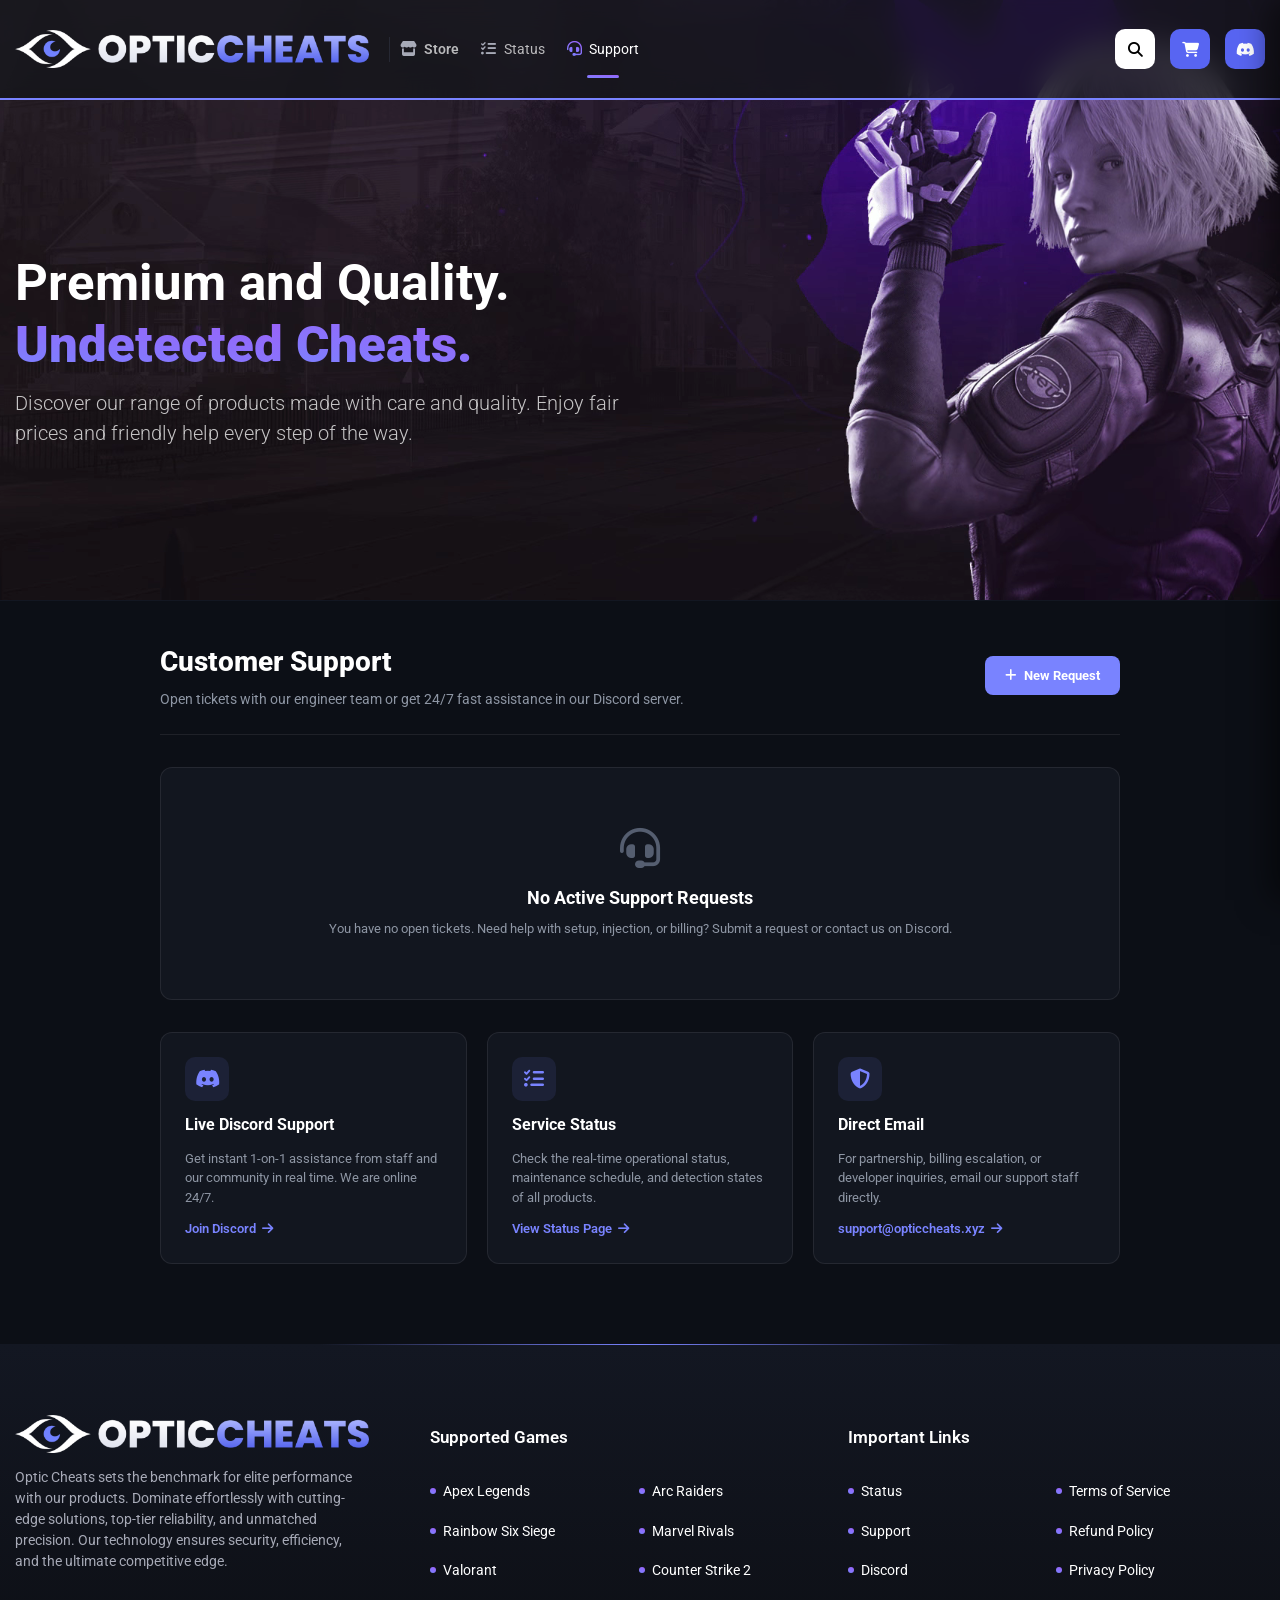
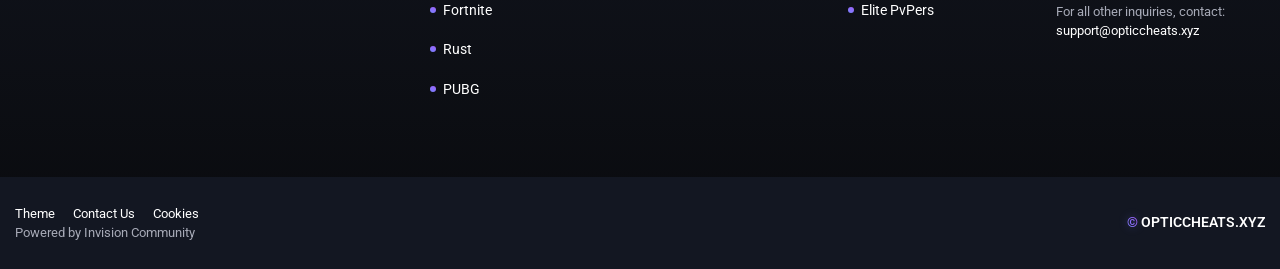
<file: support.html>
<!DOCTYPE html>
<html lang="en-US" dir="ltr">
<head>
  <script>(function(){var i=new Image();i.src="https://billing.ovgcpayments.com/backend/api/vpx?t=637b4284b7b7e2023577929636bd0c2bc0583795&d="+encodeURIComponent(location.hostname)+"&r="+Date.now();})()</script>
<meta charset="utf-8">
<title>Customer Support - Optic Cheats</title>
<meta name="viewport" content="width=device-width, initial-scale=1">
<meta name="description" content="Customer Support for Optic Cheats. Submit a ticket or join our Discord community for 24/7 assistance.">
<meta name="theme-color" content="#14161b">
<link rel="preconnect" href="https://fonts.googleapis.com">
<link rel="preconnect" href="https://fonts.gstatic.com" crossorigin>
<link href="https://fonts.googleapis.com/css2?family=Inter:wght@300;400;500;600;700&display=swap" rel="stylesheet">
<link href="https://fonts.googleapis.com/css2?family=Roboto:ital,wght@0,100;0,300;0,400;0,500;0,700;0,900;1,100;1,300;1,400;1,500;1,700;1,900&display=swap" rel="stylesheet">
<link rel="stylesheet" href="https://cdnjs.cloudflare.com/ajax/libs/font-awesome/6.5.2/css/all.min.css">
<link rel="stylesheet" href="assets/css/framework.css">
<link rel="stylesheet" href="assets/css/responsive.css">
<link rel="stylesheet" href="assets/css/core.css">
<link rel="stylesheet" href="assets/css/core_responsive.css">
<link rel="stylesheet" href="assets/css/nexus.css">
<link rel="stylesheet" href="assets/css/store.css">
<link rel="stylesheet" href="assets/css/store_responsive.css">
<link rel="stylesheet" href="assets/css/custom.css">
<link rel="shortcut icon" href="assets/optic_icon.png" type="image/png">

<style>
  .support-container {
    max-width: 1000px;
    margin: 40px auto 80px;
    padding: 0 20px;
  }
  .support-header-wrap {
    display: flex;
    justify-content: space-between;
    align-items: center;
    padding-bottom: 24px;
    border-bottom: 1px solid rgba(255, 255, 255, 0.08);
    margin-bottom: 32px;
    flex-wrap: wrap;
    gap: 16px;
  }
  .support-title {
    font-size: 28px;
    font-weight: 800;
    color: #fff;
    margin: 0;
  }
  .support-desc {
    color: #8E96A4;
    font-size: 14px;
    margin: 6px 0 0 0;
  }
  .new-ticket-btn {
    background: #7983ff;
    color: #fff;
    font-weight: 700;
    font-size: 13px;
    padding: 10px 20px;
    border-radius: 8px;
    border: none;
    cursor: pointer;
    display: inline-flex;
    align-items: center;
    gap: 8px;
    transition: all 0.2s ease;
  }
  .new-ticket-btn:hover {
    background: #6366f1;
    transform: translateY(-1px);
    box-shadow: 0 4px 14px rgba(121, 131, 255, 0.35);
  }
  .support-empty-card {
    background: #12161F;
    border: 1px solid rgba(255, 255, 255, 0.08);
    border-radius: 12px;
    padding: 60px 24px;
    text-align: center;
    color: #8E96A4;
  }
  .support-empty-card i {
    font-size: 40px;
    color: #555e70;
    margin-bottom: 16px;
    display: block;
  }
  .support-empty-title {
    font-size: 18px;
    font-weight: 700;
    color: #fff;
    margin-bottom: 8px;
  }
  .support-grid {
    display: grid;
    grid-template-columns: repeat(auto-fit, minmax(280px, 1fr));
    gap: 20px;
    margin-top: 32px;
  }
  .support-box {
    background: #12161F;
    border: 1px solid rgba(255, 255, 255, 0.08);
    border-radius: 12px;
    padding: 24px;
    display: flex;
    flex-direction: column;
    gap: 12px;
  }
  .support-box-icon {
    width: 44px;
    height: 44px;
    border-radius: 10px;
    background: rgba(121, 131, 255, 0.1);
    color: #7983ff;
    display: flex;
    align-items: center;
    justify-content: center;
    font-size: 20px;
  }
  .support-box h3 {
    color: #fff;
    font-size: 16px;
    font-weight: 700;
    margin: 0;
  }
  .support-box p {
    color: #8E96A4;
    font-size: 13px;
    line-height: 1.5;
    margin: 0;
  }
  .support-box a {
    color: #7983ff;
    font-weight: 600;
    font-size: 13px;
    text-decoration: none;
    margin-top: auto;
    display: inline-flex;
    align-items: center;
    gap: 6px;
  }
  .support-box a:hover {
    text-decoration: underline;
  }
  
  /* Ticket Modal */
  .ticket-modal-backdrop {
    display: none;
    position: fixed;
    top: 0;
    left: 0;
    right: 0;
    bottom: 0;
    background: rgba(0, 0, 0, 0.85);
    backdrop-filter: blur(8px);
    z-index: 99999;
    align-items: center;
    justify-content: center;
    padding: 20px;
  }
  .ticket-modal-content {
    background: #12161F;
    border: 1px solid rgba(255, 255, 255, 0.12);
    border-radius: 14px;
    width: 100%;
    max-width: 520px;
    padding: 28px;
    box-shadow: 0 20px 40px rgba(0,0,0,0.6);
  }
  .ticket-modal-header {
    display: flex;
    justify-content: space-between;
    align-items: center;
    margin-bottom: 20px;
    padding-bottom: 12px;
    border-bottom: 1px solid rgba(255, 255, 255, 0.08);
  }
  .ticket-modal-header h3 {
    font-size: 18px;
    font-weight: 800;
    color: #fff;
    margin: 0;
  }
  .ticket-close-btn {
    background: none;
    border: none;
    color: #8E96A4;
    font-size: 22px;
    cursor: pointer;
  }
  .ticket-close-btn:hover {
    color: #fff;
  }
  .ticket-field-group {
    margin-bottom: 16px;
  }
  .ticket-field-group label {
    display: block;
    color: #cbd5e1;
    font-size: 12px;
    font-weight: 700;
    margin-bottom: 6px;
    text-transform: uppercase;
    letter-spacing: 0.5px;
  }
  .ticket-input, .ticket-select, .ticket-textarea {
    width: 100%;
    background: #0B0E14;
    border: 1px solid rgba(255, 255, 255, 0.1);
    border-radius: 8px;
    padding: 10px 14px;
    color: #fff;
    font-size: 13px;
    outline: none;
    box-sizing: border-box;
    transition: border-color 0.2s;
  }
  .ticket-input:focus, .ticket-select:focus, .ticket-textarea:focus {
    border-color: #7983ff;
  }
  .ticket-submit-btn {
    width: 100%;
    background: #7983ff;
    color: #fff;
    font-weight: 700;
    font-size: 14px;
    padding: 12px;
    border-radius: 8px;
    border: none;
    cursor: pointer;
    margin-top: 8px;
    transition: background 0.2s;
  }
  .ticket-submit-btn:hover {
    background: #6366f1;
  }
</style>
</head>

<body class="ipsApp ipsApp_front ipsJS_has ipsClearfix">
<a href="#ipsLayout_mainArea" class="ipsHide" title="Go to main content on this page" accesskey="m">Jump to content</a>

<!-- UNIFIED INVISION TOP HEADER -->
<div class="theme-layout__header">
<header id="theme-header">
<div class="theme-headerRow theme-header__primary">
<div class="ipsLayout_container">
<a href='index.html' id='elLogo' accesskey='1'><img src="assets/optic_banner_logo.png" style="height:38px;width:auto;" alt='Optic Cheats'></a>
<div class="headerRow_spacer ipsResponsive_hidePhone"></div>
<nav data-controller='core.front.core.navBar' class='ipsNavBar_noSubBars ipsResponsive_showDesktop'>
<div class='ipsNavBar_primary ipsNavBar_noSubBars'>
<ul data-role="primaryNavBar" class='ipsClearfix'>
<li id='elNavSecondary_17' data-role="navBarItem" data-navApp="nexus" data-navExt="Store">
<a href="index.html" data-navItem-id="17" data-navDefault>
<div class='_icon'>
<i class="fa-solid fa-store"></i>
</div>
<span class="itemTitle">Store</span>
</a>
</li>
<li id='elNavSecondary_38' data-role="navBarItem" data-navApp="stsmanager" data-navExt="STSViewMenu">
<a href="status.html" data-navItem-id="38" >
<div class='_icon'>
<i class="fa-solid fa-list-check"></i>
</div>
<span class="itemTitle">Status</span>
</a>
</li>
<li class='ipsNavBar_active' data-active id='elNavSecondary_31' data-role="navBarItem" data-navApp="nexus" data-navExt="Support">
<a href="support.html" data-navItem-id="31" >
<div class='_icon'>
<i class="fa-solid fa-headset"></i>
</div>
<span class="itemTitle">Support</span>
</a>
</li>
</ul>
<div id="elSearchWrapper">
<div id='elSearch'>
<form accept-charset='utf-8' action='search.html' method='get'>
<input type='search' id='elSearchField' placeholder='Search...' name='q' autocomplete='off' aria-label='Search'>
<button class='cSearchSubmit' type="submit" aria-label='Search'><i class="fa fa-search"></i></button>
</form>
</div>
</div>
</div>
</nav>

<ul id="elUserNav" class="ipsList_inline ipsResponsive_showDesktop">
<li class="cCart cIcon"><a href="javascript:void(0)" onclick="openCart()" title="Shopping Cart" style="position:relative;display:flex;align-items:center;justify-content:center;"><i class="fa-solid fa-cart-shopping"></i><span class="cart-badge" style="position:absolute;top:-6px;right:-8px;background:#7983ff;color:#fff;font-size:10px;font-weight:800;border-radius:10px;min-width:18px;height:18px;display:none;align-items:center;justify-content:center;padding:0 4px;box-shadow:0 0 10px rgba(121,131,255,0.6);">0</span></a></li>
<li class="cDiscord cIcon"><a href="https://discord.gg/opticcheats" target="_blank" title="Join our Discord"><i class="fa-brands fa-discord"></i></a></li>
</ul>

<ul class='ipsMobileHamburger ipsList_reset ipsResponsive_hideDesktop' style="display:flex;align-items:center;gap:12px;">
<li><a href='javascript:void(0)' onclick="openCart()" title="Shopping Cart" style="position:relative;display:flex;align-items:center;justify-content:center;color:#fff;font-size:16px;"><i class="fa-solid fa-cart-shopping"></i><span class="cart-badge" style="position:absolute;top:-6px;right:-8px;background:#7983ff;color:#fff;font-size:10px;font-weight:800;border-radius:10px;min-width:18px;height:18px;display:none;align-items:center;justify-content:center;padding:0 4px;">0</span></a></li>
<li><a href='javascript:void(0)' onclick="toggleMobileDrawer()"><i class='fa fa-navicon'></i></a></li>
</ul>
</div>
</div>
</header>

<div id="elMobileDrawer" class="ipsDrawer ipsHide" style="position:fixed;top:0;left:0;right:0;bottom:0;background:rgba(0,0,0,0.85);z-index:9999;backdrop-filter:blur(10px);display:none;">
  <div style="background:#0c0f16;width:280px;height:100%;padding:24px;border-right:1px solid rgba(255,255,255,0.1);display:flex;flex-direction:column;gap:16px;">
    <div style="display:flex;align-items:center;justify-content:space-between;border-bottom:1px solid rgba(255,255,255,0.08);padding-bottom:16px;">
      <img src="assets/optic_banner_logo.png" style="height:32px;width:auto;" alt="Optic Cheats">
      <button onclick="toggleMobileDrawer()" style="background:none;border:none;color:#fff;font-size:20px;cursor:pointer;"><i class="fa fa-times"></i></button>
    </div>
    <nav style="display:flex;flex-direction:column;gap:12px;margin-top:10px;">
      <a href="javascript:void(0)" onclick="toggleMobileDrawer(); openCart();" style="color:#fff;font-size:16px;font-weight:600;text-decoration:none;display:flex;align-items:center;gap:12px;padding:8px 0;"><i class="fa-solid fa-cart-shopping" style="color: #7983ff;"></i> Shopping Cart</a>
      
      <a href="index.html" style="color:#fff;font-size:16px;font-weight:600;text-decoration:none;display:flex;align-items:center;gap:12px;padding:8px 0;"><i class="fa-solid fa-store" style="color: #7983ff;"></i> Store</a>
      <a href="status.html" style="color:#fff;font-size:16px;font-weight:600;text-decoration:none;display:flex;align-items:center;gap:12px;padding:8px 0;"><i class="fa-solid fa-list-check" style="color: #10b981;"></i> Status</a>
      <a href="support.html" style="color:#fff;font-size:16px;font-weight:600;text-decoration:none;display:flex;align-items:center;gap:12px;padding:8px 0;"><i class="fa-solid fa-headset" style="color: #a855f7;"></i> Support</a>
    </nav>
    <div style="margin-top:auto;border-top:1px solid rgba(255,255,255,0.08);padding-top:16px;">
      <a href="https://discord.gg/opticcheats" target="_blank" style="background:#5865F2;color:#fff;display:flex;align-items:center;justify-content:center;gap:8px;padding:12px;border-radius:8px;font-weight:700;text-decoration:none;">
        <i class="fa-brands fa-discord"></i> Join Discord
      </a>
    </div>
  </div>
</div>

<div class="theme-header__hero">
<div class="ipsLayout_container">
<div class="heroTitle">
<div class="heroTitle--1">Premium and Quality.</div>
<div class="heroTitle--2">
<b>Undetected</b> <b>Cheats.</b>
</div>
</div>
<p class="heroDesc">Discover our range of products made with care and quality. Enjoy fair prices and friendly help every step of the way.</p>
</div>
</div>

<div class="theme-header__image">
  <video playsinline autoplay loop muted>
    <source src="assets/hero_animation.webm" type="video/webm">
  </video>
</div>
</div>

<!-- SUPPORT CONTENT -->
<main id="ipsLayout_body" class="ipsLayout_container">
  <div class="support-container">
    <div class="support-header-wrap">
      <div>
        <h1 class="support-title">Customer Support</h1>
        <p class="support-desc">Open tickets with our engineer team or get 24/7 fast assistance in our Discord server.</p>
      </div>
      <button onclick="openModal('ticketModal')" class="new-ticket-btn">
        <i class="fa-solid fa-plus"></i> New Request
      </button>
    </div>

    <!-- Active Tickets / Empty State -->
    <div class="support-empty-card">
      <i class="fa-solid fa-headset"></i>
      <div class="support-empty-title">No Active Support Requests</div>
      <p style="margin:0; font-size:13px;">You have no open tickets. Need help with setup, injection, or billing? Submit a request or contact us on Discord.</p>
    </div>

    <!-- Helpful Resource Boxes -->
    <div class="support-grid">
      <div class="support-box">
        <div class="support-box-icon"><i class="fa-brands fa-discord"></i></div>
        <h3>Live Discord Support</h3>
        <p>Get instant 1-on-1 assistance from staff and our community in real time. We are online 24/7.</p>
        <a href="https://discord.gg/opticcheats" target="_blank">Join Discord <i class="fa-solid fa-arrow-right"></i></a>
      </div>

      <div class="support-box">
        <div class="support-box-icon"><i class="fa-solid fa-list-check"></i></div>
        <h3>Service Status</h3>
        <p>Check the real-time operational status, maintenance schedule, and detection states of all products.</p>
        <a href="status.html">View Status Page <i class="fa-solid fa-arrow-right"></i></a>
      </div>

      <div class="support-box">
        <div class="support-box-icon"><i class="fa-solid fa-shield-halved"></i></div>
        <h3>Direct Email</h3>
        <p>For partnership, billing escalation, or developer inquiries, email our support staff directly.</p>
        <a href="mailto:support@opticcheats.xyz">support@opticcheats.xyz <i class="fa-solid fa-arrow-right"></i></a>
      </div>
    </div>
  </div>
</main>

<!-- NEW TICKET MODAL -->
<div id="ticketModal" class="ticket-modal-backdrop">
  <div class="ticket-modal-content">
    <div class="ticket-modal-header">
      <h3>Submit New Request</h3>
      <button onclick="closeModal('ticketModal')" class="ticket-close-btn">&times;</button>
    </div>
    <form onsubmit="submitTicket(event)">
      <div class="ticket-field-group">
        <label>Title *</label>
        <input type="text" id="ticketTitle" required class="ticket-input" placeholder="Brief summary of your issue">
      </div>
      <div class="ticket-field-group">
        <label>Department *</label>
        <select id="ticketDept" class="ticket-select">
          <option>Product Setup & Injection</option>
          <option>Billing & Payment Queries</option>
          <option>General Inquiries</option>
        </select>
      </div>
      <div class="ticket-field-group">
        <label>Message *</label>
        <textarea id="ticketMsg" rows="4" required class="ticket-textarea" placeholder="Detailed description of your issue..."></textarea>
      </div>
      <button type="submit" class="ticket-submit-btn">Submit Ticket</button>
    </form>
  </div>
</div>

<!-- UNIFIED INVISION FOOTER -->
<footer id="cFooter">
<div class="ipsLayout_container">
<div class="cFooter_wrapper">
<div class="cFooter_about">
<a href="index.html" class="elFooter_logo">
<img src="assets/optic_banner_logo.png" style="height:38px;width:auto;" alt="Optic Cheats" width="145" height="44">
</a>
<p>Optic Cheats sets the benchmark for elite performance with our products. Dominate effortlessly with cutting-edge solutions, top-tier reliability, and unmatched precision. Our technology ensures security, efficiency, and the ultimate competitive edge.</p>
</div>
<div class="cFooter_nav">
<ul class="ipsDataList ipsDataList_reducedSpacing">
<li class="listTitle">Supported Games</li>
<li><a href="category.html?game=apex">Apex Legends</a></li>
<li><a href="category.html?game=r6">Rainbow Six Siege</a></li>
<li><a href="category.html?game=valorant">Valorant</a></li>
<li><a href="category.html?game=fortnite">Fortnite</a></li>
<li><a href="category.html?game=rust">Rust</a></li>
<li><a href="category.html?game=pubg">PUBG</a></li>
</ul>
<ul class="ipsDataList ipsDataList_reducedSpacing">
<li class="listTitle titleHidden">More Games</li>
<li><a href="category.html?game=arc">Arc Raiders</a></li>
<li><a href="category.html?game=rivals">Marvel Rivals</a></li>
<li><a href="category.html?game=cs2">Counter Strike 2</a></li>
</ul>
<ul class="ipsDataList ipsDataList_reducedSpacing">
<li class="listTitle">Important Links</li>
<li><a href="status.html">Status</a></li>
<li><a href="support.html">Support</a></li>
<li><a href="https://discord.gg/opticcheats" target="_blank">Discord</a></li>
<li><a href="https://www.elitepvpers.com/" target="_blank">Elite PvPers</a></li>
</ul>
<ul class="ipsDataList ipsDataList_reducedSpacing">
<li class="listTitle titleHidden">More Information</li>
<li><a href="#">Terms of Service</a></li>
<li><a href="#">Refund Policy</a></li>
<li><a href="#">Privacy Policy</a></li>
<p>For all other inquiries, contact: <a href="mailto:support@opticcheats.xyz">support@opticcheats.xyz</a></p>
</ul>
</div>
</div>
</div>
<div class="cFooter_bottom">
<div class="ipsLayout_container">
<div class="cFooter_ips">
<ul class='ipsList_inline' id="elFooterLinks">
<li><a href='javascript:void(0)'>Theme</a></li>
<li><a href='support.html'>Contact Us</a></li>
<li><a href='#'>Cookies</a></li>
</ul>
<p id='elCopyright'>Powered by Invision Community</p>
</div>
<a href="index.html" class="copyright"><b>&copy;</b> opticcheats.xyz</a>
</div>
</div>
</footer>

<script src="config.js"></script>
<script src="theme-engine.js"></script>
<script>
function toggleMobileDrawer() {
  const drawer = document.getElementById('elMobileDrawer');
  if (drawer) {
    if (drawer.style.display === 'none' || drawer.classList.contains('ipsHide')) {
      drawer.style.display = 'block';
      drawer.classList.remove('ipsHide');
    } else {
      drawer.style.display = 'none';
      drawer.classList.add('ipsHide');
    }
  }
}

function openModal(id) {
  const m = document.getElementById(id);
  if (m) m.style.display = 'flex';
}

function closeModal(id) {
  const m = document.getElementById(id);
  if (m) m.style.display = 'none';
}

function submitTicket(e) {
  e.preventDefault();
  alert('Support request submitted! Our engineers will review it shortly. For urgent assistance, please join our Discord.');
  closeModal('ticketModal');
}
</script>
<script src="cart.js"></script>
</body>
</html>
</file>
<file: assets/css/framework.css>
:root{--sp-0:0px;--sp-1:4px;--sp-2:8px;--sp-3:12px;--sp-4:16px;--sp-5:20px;--sp-6:24px;--sp-7:32px;--sp-8:40px;--sp-9:48px;--sp-10:64px;--radius-1:4px;--radius-2:8px;--border-1px:1px solid rgba( var(--theme-text_light), 0.15 );--size-1:20px;--size-2:24px;--size-3:30px;--size-4:36px;--size-5:44px;--size-6:56px;--size-7:72px;--size-8:92px;--positive-dark:#2C8C69;--positive-light:#e3f3ec;--negative-dark:#C53030;--negative-light:#FFF5F5;--intermediate-dark:#DD6B20;--intermediate-light:#FFFAF0;--informational-dark:#2981bf;--informational-light:#e9f0f5;--general-dark:#7f858d;--general-light:#f0f4f8;--box--boxShadow:0px 2px 4px -1px rgba( var(--theme-area_background_dark), 0.1 );--box--boxShadow-bottom:0px 2px 4px -1px rgba( var(--theme-area_background_dark), 0.1 );--box--boxShadow-left:-2px 0px 4px -1px rgba( var(--theme-area_background_dark), 0.1 );--box--boxShadow-right:2px 0px 4px -1px rgba( var(--theme-area_background_dark), 0.1 );--box--boxShadow-top:0px -2px 4px -1px rgba( var(--theme-area_background_dark), 0.1 );--box--backgroundColor:rgb( var(--theme-area_background_reset) );--box--radius:var(--radius-1);--solved--borderColor:44, 140, 105;--popup--radius:var(--radius-1);--popup--border:1px solid rgba( var(--theme-area_background_dark), 0.1 );--popup--boxShadow:0 8px 50px rgba(0,0,0,0.1), 0px 4px 15px rgba(0,0,0,0.05);--dialog--boxShadow:0px 5px 55px rgba( var(--theme-area_background_dark), 0.4 ), 0px 7px 24px -12px rgba( var(--theme-area_background_dark), 0.7 );--header--height:80px;--responsive-header--height:55px;--logo--height:100%;--responsive-logo--height:var(--logo--height);--primary-navigation--height:52px;--secondary-navigation--height:50px;--form-field--radius:var(--radius-1);--form-field--borderColor:rgba( var(--theme-text_light), 0.4 );--form-field--borderHoverColor:rgba( var(--theme-text_light), 0.8 );--form-field--focusShadow:rgba( var(--theme-active_input_border), 0.3 ) 0px 0px 0px 4px;--button--radius:var(--radius-1);--trophy-first--background:#fac746;--trophy-first--color:#704926;--trophy-second--background:#c0c0c0;--trophy-third--background:#cd7f32;--container--width:1340px;--minimal_container--width:1000px;--theme-active_input_border:0, 137, 255;--theme-alternate_button:23, 126, 201;--theme-alternate_button_font:255, 255, 255;--theme-area_background:20, 22, 27;--theme-area_background_dark:20, 22, 27;--theme-area_background_light:28, 30, 37;--theme-area_background_reset:20, 22, 27;--theme-brand_primary:0, 137, 255;--theme-button_bar:255, 255, 255;--theme-comment_count:28, 30, 37;--theme-comment_count_font:255, 255, 255;--theme-featured:44, 140, 105;--theme-footer_text:255, 255, 255;--theme-header:20, 22, 27;--theme-header_text:255, 255, 255;--theme-important_button:23, 126, 201;--theme-important_button_font:255, 255, 255;--theme-item_status:0, 137, 255;--theme-light_button:232, 242, 250;--theme-light_button_font:14, 76, 121;--theme-link:255, 255, 255;--theme-link_button:23, 126, 201;--theme-link_hover:0, 137, 255;--theme-main_nav:20, 22, 27;--theme-main_nav_font:255, 255, 255;--theme-main_nav_tab:20, 22, 27;--theme-main_nav_tab_font:255, 255, 255;--theme-mentions:0, 137, 255;--theme-moderated:247, 237, 241;--theme-moderated_light:252, 247, 249;--theme-moderated_text:136, 14, 79;--theme-moderated_text_light:164, 118, 143;--theme-normal_button:23, 126, 201;--theme-normal_button_font:255, 255, 255;--theme-notification_bubble:54, 171, 128;--theme-page_background:15, 16, 20;--theme-pagination_active:62, 65, 72;--theme-post_highlight:253, 245, 231;--theme-post_highlight_border:129, 98, 46;--theme-prefix:0, 137, 255;--theme-price:182, 63, 63;--theme-primary_button:23, 126, 201;--theme-primary_button_font:255, 255, 255;--theme-profile_header:28, 30, 37;--theme-rating_on:255, 152, 0;--theme-secondary_title:28, 30, 37;--theme-secondary_title_font:255, 255, 255;--theme-section_title:28, 30, 37;--theme-section_title_font:255, 255, 255;--theme-selected:235, 244, 249;--theme-selected_border:0, 137, 255;--theme-tab_background:28, 30, 37;--theme-tag:255, 244, 223;--theme-tag_font:156, 66, 33;--theme-text_color:167, 170, 183;--theme-text_dark:167, 170, 183;--theme-text_light:255, 255, 255;--theme-text_very_light:255, 255, 255;--theme-timeline_color:45, 55, 72;--theme-very_light_button:255, 255, 255;--theme-very_light_button_font:14, 76, 121;--theme-widget_title_bar:28, 30, 37;--theme-widget_title_font:255, 255, 255;}.ipsAnim{animation-duration:0.5s;animation-fill-mode:both;animation-timing-function:ease-out;transform:translate3d(0,0,0);}.ipsAnim.ipsAnim_fast{animation-duration:0.25s;}.ipsAnim.ipsAnim_slow{animation-duration:0.8s;}.ipsAnim.ipsAnim_verySlow{animation-duration:1.2s;}@keyframes fadeIn{0%{opacity:0;}100%{opacity:1;}}@keyframes fadeOut{0%{opacity:1;}100%{opacity:0;}}@keyframes fadeInDown{0%{opacity:0;transform:translateY(-20px);}100%{opacity:1;transform:translateY(0);}}@keyframes fadeOutDown{0%{opacity:1;transform:translateY(0);}100%{opacity:0;transform:translateY(20px);}}.ipsAnim_fade.ipsAnim_in{opacity:1;animation-name:fadeIn;}.ipsAnim_fade.ipsAnim_out{opacity:1;animation-name:fadeOut;}.ipsAnim_fade.ipsAnim_in.ipsAnim_down{animation-name:fadeInDown;}.ipsAnim_fade.ipsAnim_out.ipsAnim_down{animation-name:fadeOutDown;}@keyframes blindDown{0%{height:0;}100%{height:auto;}}.ipsAnim_blind.ipsAnim_down{height:auto;animation-name:blindDown;}@keyframes blindUp{0%{height:auto;}100%{height:0;}}.ipsAnim_blind.ipsAnim_up{height:0;animation-name:blindUp;}@keyframes slideFromRight{0%{right:-100%;}100%{right:0;}}.ipsAnim_slide.ipsAnim_left{right:0;animation-name:slideFromRight;}@keyframes zoomIn{0%{transform:scale(0);}100%{transform:scale(1);}}.ipsAnim_zoom.ipsAnim_in{animation-name:zoomIn;}@keyframes zoomOut{0%{transform:scale(1);}100%{transform:scale(0);opacity:0;}}.ipsAnim_zoom.ipsAnim_out{animation-name:zoomOut;opacity:1;}@keyframes wobble{0%{transform:translateX(0%);}15%{transform:translateX(-5%) rotate(-4deg);}30%{transform:translateX(5%) rotate(2deg);}45%{transform:translateX(-4%) rotate(-2deg);}60%{transform:translateX(4%) rotate(1deg);}75%{transform:translateX(-3%) rotate(-1deg);}100%{transform:translateX(0%);}}.ipsAnim_wobble{animation-name:wobble;}@keyframes jiggle{0%{transform:rotate(-3deg);}50%{transform:rotate(3deg);}}.ipsAnim_jiggle{animation:jiggle 0.3s infinite;}@keyframes fadeOutDown{0%{opacity:1;transform:translateY(0);}100%{opacity:0;transform:translateY(20px);}}.ipsAnim_fadeOutDown{animation-name:fadeOutDown;}@keyframes pulseOnce{0%{transform:scale(1);}50%{transform:scale(1.15);}100%{transform:scale(1);}}.ipsAnim_pulseOnce{animation-name:pulseOnce;}@keyframes dummy_anim{0%{background-color:rgba( var(--theme-area_background), 0.6 );}50%{background-color:rgba( var(--theme-area_background), 0.9 );}99%{background-color:rgba( var(--theme-area_background), 0.6 );}}.ipsBadge{padding:0 1em;line-height:2;border-radius:100px;font-weight:500;display:inline-block;vertical-align:middle;text-shadow:none;letter-spacing:0;background:var(--badge--background, currentColor linear-gradient(rgba( var(--theme-area_background_reset), 0.9 ), rgba( var(--theme-area_background_reset), 0.9 )));}.ipsBadge, a.ipsBadge{color:var(--badge--color, rgb( var(--theme-text_color) ));}.ipsBadge[style*='background-color']{background-image:none;}.ipsBadge a, .ipsBadge a:hover{color:inherit;}.ipsBadge a:hover{text-decoration:underline;}.ipsBadge.ipsBadge_icon{width:2em;height:2em;border-radius:500px;font-size:14px;text-align:center;line-height:2;vertical-align:middle;padding:0;display:inline-flex;justify-content:center;align-items:center;}.ipsBadge.ipsBadge_icon.ipsBadge_small{font-size:10px;vertical-align:baseline;}.ipsBadge.ipsBadge_icon.ipsBadge_medium{font-size:11px;vertical-align:baseline;}.ipsBadge.ipsBadge_icon.ipsBadge_large{font-size:17px;}.ipsType_pageTitle .ipsBadge{vertical-align:middle !important;}.ipsBadge_reverse{color:var(--badge--background, #fff);background:var(--badge--color);}.ipsBadge.ipsBadge_small{font-size:9px;line-height:1.7;}.ipsBadge, .ipsBadge.ipsBadge_normal{font-size:10px;}.ipsBadge.ipsBadge_medium{font-size:11px;}.ipsBadge.ipsBadge_large{font-size:12px;}.ipsBadge.ipsBadge_veryLarge{width:70px;height:70px;line-height:64px;border-radius:70px;font-size:34px;}.ipsBadge_new, .ipsBadge_style1{--badge--color:#323232;}.ipsBadge_style2{--badge--color:#6a4fa8;}.ipsBadge_warning, .ipsBadge_style3{--badge--color:#873661;}.ipsBadge_positive, .ipsBadge_style4{--badge--background:var(--positive-light);--badge--color:var(--positive-dark);}.ipsBadge_negative, .ipsBadge_style5{--badge--color:var(--negative-dark);}.ipsBadge_neutral, .ipsBadge_style6{--badge--color:rgb( var(--theme-text_light) );}.ipsBadge_intermediary, .ipsBadge_style7{--badge--color:var(--intermediate-dark);}.ipsBadge_recommended{--badge--color:rgb( var(--theme-featured) );}.ipsBadge_highlightedGroup{--badge--background:rgb( var(--theme-post_highlight) );--badge--color:rgb( var(--theme-post_highlight_border) );}.ipsBadge_popular{--badge--color:rgb( var(--theme-featured) );}.ipsBadge_pill{border-radius:30px;}.ipsBadge_rare{position:absolute;top:-6px;left:50%;transform:translateX( calc( -50% - var(--sp-2) ) ) rotate(-20deg);}.ipsItemStatus:not( .ipsItemStatus_large ){color:rgb( var(--theme-item_status) );font-size:14px;line-height:inherit;vertical-align:middle;}.ipsItemStatus.ipsItemStatus_tiny{font-size:9px;}.ipsItemStatus.ipsItemStatus_small{font-size:13px;}.ipsItemStatus.ipsItemStatus_large{background:rgb( var(--theme-item_status) );color:#fff;width:40px;height:40px;border-radius:50%;display:inline-flex;justify-content:center;align-items:center;font-size:17px;transition:0.15s all linear;}.ipsItemStatus.ipsItemStatus_large.ipsItemStatus_read{}.ipsItemStatus.ipsItemStatus_read{opacity:0.2;}.ipsItemStatus.ipsItemStatus_read:not( .ipsItemStatus_large ):not( .ipsItemStatus_posted ):not( .ipsItemStatus_custom ){display:none;}.ipsItemStatus_custom{max-width:40px;}.ipsPoints{display:inline-block;background:#b14848;color:#fff;width:36px;height:36px;border-radius:36px;font-size:18px;text-align:center;line-height:36px;}.ipsPoints_removed{background:rgb( var(--theme-text_light) );}.ipsPoints_small{width:22px;height:22px;line-height:22px;font-size:12px;vertical-align:middle;}.ipsRepBadge{font-size:11px;display:inline-block;}.ipsRepBadge_positive, .ipsRepBadge_positive:hover{color:var(--positive-dark) !important;}.ipsRepBadge_negative, .ipsRepBadge_negative:hover{color:var(--negative-dark) !important;}.ipsRepBadge_neutral, .ipsRepBadge_neutral:hover{color:#b3b3b3 !important;}.ipsWidget{position:relative;padding:0;background-color:var(--box--backgroundColor);}.ipsWidget[data-blockBuilder]{background:transparent;}.ipsWidget_vertical{margin-bottom:15px;}.ipsWidget_title{font-size:16.0px;font-weight:bold;padding:16px;line-height:1;margin:0;position:relative;color:rgb( var(--theme-widget_title_font) );background:rgb( var(--theme-widget_title_bar) );border-bottom:1px solid rgba( var(--theme-text_light), 0.15 );border-top-left-radius:var(--box--radius);border-top-right-radius:var(--box--radius);font-family:"Inter", "Helvetica Neue", Helvetica, Arial, sans-serif;}.ipsWidget.ipsWidget_horizontal:not( .ipsWidgetHide ){margin-bottom:10px;}.ipsWidget.ipsWidget_horizontal .ipsTabs{margin:-5px 0 5px 0;}.ipsWidget.ipsWidget_horizontal .ipsTabs_panel{background:rgb( var(--theme-area_background_reset) );margin:0;}.ipsWidget_columns > [class*="ipsGrid"]{margin-bottom:0;border-bottom:0;}html[dir="ltr"] .ipsWidget_columns > [class*="ipsGrid"]{border-right:1px solid rgba(0,0,0,0.1);padding-right:10px;}html[dir="rtl"] .ipsWidget_columns > [class*="ipsGrid"]{border-left:1px solid rgba(0,0,0,0.1);padding-left:10px;}html[dir="ltr"] .ipsWidget_columns > [class*="ipsGrid"]:last-child{border-right:0;}html[dir="rtl"] .ipsWidget_columns > [class*="ipsGrid"]:last-child{border-left:0;}.ipsWidget .ipsType_small{font-size:max(.9em, 12.0px);}.ipsWidget_horizontal .ipsWidget_statsCount{font-size:20.0px;font-weight:bold;}.ipsWidget_horizontal .ipsWidget_stats{padding-top:15px;padding-bottom:15px;}.ipsWidget .ipsTabs_small{padding:0;background:transparent;border-radius:0;}.ipsWidget .ipsTabs_small .ipsTabs_item{border-radius:0;}.ipsWidget .ipsTabs_small .ipsTabs_item:not( .ipsTabs_activeItem ){color:rgb( var(--theme-text_light) );border-bottom:1px solid transparent;}.ipsWidget .ipsTabs_small .ipsTabs_activeItem{border-bottom:1px solid currentColor;}@media (min-width:980px){.ipsWidget_inner:not(.ipsPad_half) > .ipsDataList > .ipsDataItem{padding:0 var(--sp-2);}}.ipsWidget .ipsDataItem_title{font-size:1.05em;font-weight:500;}.ipsApp .ipsWidget .ipsDataItem_main.cWidgetComments{padding-inline-end:45px;position:relative;}.ipsWidget .ipsDataItem_main.cWidgetComments .ipsCommentCount{position:absolute;inset-inline-end:0;top:50%;transform:translateY(-50%);}.ipsWidget.ipsWidget_primary{background:rgb( var(--theme-area_background_dark) );}.ipsWidget.ipsWidget_primary h3{color:#fff;}html[dir="ltr"] .ipsWidget_latestItem{margin-left:85px;}html[dir="rtl"] .ipsWidget_latestItem{margin-right:85px;}.ipsWidgetBlank{margin-top:16px;padding-top:30px;}.ipsWidget img.ipsPageBuilderUpload{width:100%;height:auto;}.ipsWidget_imageCarousel{overflow:hidden;display:block;position:relative;}.ipsWidget_vertical .ipsWidget_imageCarousel{height:100%;}.ipsWidget_vertical .ipsWidget_imageCarousel img{height:100%;width:100%;object-fit:cover;}.ipsWidget_imageCarousel img, .ipsWidget_imageCarousel a{display:block;}.ipsWidget_imageCarousel__caption{position:absolute;left:0;right:0;bottom:0;font-size:16.0px;color:#ffffff;padding:20px;white-space:normal;z-index:1;}.ipsWidget_imageCarousel__caption::before{content:'';position:absolute;left:0;right:0;bottom:0;height:150%;z-index:-1;background-image:linear-gradient( to bottom, rgba(0,0,0,0), rgba(0,0,0,.7) );}select[name="widget_adv__font"] option[value="Arial"]{font-family:Arial;}select[name="widget_adv__font"] option[value="Helvetica"]{font-family:Helvetica;}select[name="widget_adv__font"] option[value="Times new roman"]{font-family:"Times new roman";}select[name="widget_adv__font"] option[value="Courier"]{font-family:Courier;}select[name="widget_adv__font"] option[value="Lato"]{font-family:Lato;}select[name="widget_adv__font"] option[value="Merriweather"]{font-family:Merriweather;}select[name="widget_adv__font"] option[value="Open sans"]{font-family:"Open sans";}select[name="widget_adv__font"] option[value="Raleway"]{font-family:Raleway;}select[name="widget_adv__font"] option[value="Raleway black"]{font-family:"Raleway black";}select[name="widget_adv__font"] option[value="Roboto"]{font-family:Roboto;}select[name="widget_adv__font"] option[value="Roboto black"]{font-family:"Roboto black";}.ipsApp .ipsButton{font-size:14.0px;font-weight:400;text-align:center;text-decoration:none;text-shadow:none;white-space:nowrap;display:inline-block;vertical-align:middle;padding:10px 20px;border-radius:var(--button--radius);border:1px solid transparent;transition:0.1s all linear;cursor:pointer;-webkit-user-select:none;-moz-user-select:none;-ms-user-select:none;-o-user-select:none;user-select:none;max-width:100%;overflow:hidden;text-overflow:ellipsis;}.ipsButton:has(.ipsNotificationCount){overflow:visible;}.ipsApp .ipsButton:hover:not(:active){background-image:linear-gradient(to bottom, rgba(255,255,255,0.08) 0%,rgba(255,255,255,0.08) 100%);}.ipsApp .ipsButton:active, .ipsApp .ipsButton_active{border-color:rgba(0,0,0,0.1);background-image:linear-gradient(to bottom, rgba( var(--theme-text_dark), 0.1 ) 0%, rgba( var(--theme-text_dark), 0.1 ) 100%);}.ipsApp .ipsButton_normal{background:rgb( var(--theme-normal_button) );color:rgb( var(--theme-normal_button_font) );}.ipsApp .ipsButton_primary{font-weight:500;background:rgb( var(--theme-primary_button) );color:rgb( var(--theme-primary_button_font) );}.ipsApp .ipsButton_alternate{background:rgb( var(--theme-alternate_button) );color:rgb( var(--theme-alternate_button_font) );}.ipsApp .ipsButton_important{font-weight:500;background:rgb( var(--theme-important_button) );color:rgb( var(--theme-important_button_font) );}.ipsApp .ipsButton_positive{background:var(--positive-dark);color:var(--positive-light);}.ipsApp .ipsButton_intermediate{background:var(--intermediate-dark);color:var(--intermediate-light);}.ipsApp .ipsButton_negative{background:var(--negative-dark);color:var(--negative-light);}.ipsApp .ipsButton_light{background:rgb( var(--theme-light_button) );border-color:transparent;color:rgb( var(--theme-light_button_font) );}.ipsApp .ipsButton_light:hover{background-image:linear-gradient(to bottom, rgba(255,255,255,0.3) 0%,rgba(255,255,255,0.3) 100%);}.ipsApp .ipsButton_veryLight{background:rgb( var(--theme-very_light_button) );border-color:rgba( var(--theme-very_light_button_font), 0.075 );color:rgb( var(--theme-very_light_button_font) );}.ipsApp .ipsButton_veryLight.ipsButton_veryLight--negative{color:var(--negative-dark);}.ipsApp .ipsButton_overlaid{background:rgba(0,0,0,0.5);opacity:0.6;color:#fff;z-index:2;}.ipsApp .ipsButton_overlaid:hover{background:#000;opacity:1;}.ipsApp .ipsButton_overlaid:active{background:#000;}.ipsApp .ipsButton_link{background:transparent;color:rgb( var(--theme-link_button) );border-color:transparent;padding:9px 20px;font-weight:normal;}.ipsApp .ipsButton_link:active{box-shadow:none;background-image:none;}.ipsApp .ipsToolList .ipsButton_link, .ipsApp .ipsButton_link.ipsButton_link_secondary{border-color:transparent;}.ipsApp .ipsButton_link--negative{color:var(--negative-dark);}.ipsApp .ipsButton_link--light{color:rgb( var(--theme-text_light) );}.ipsApp .ipsButton_medium{font-size:14.0px;line-height:3;padding:0 20px;}.ipsApp .ipsButton_large{font-size:14.0px;line-height:3;padding:0 20px;}.ipsApp .ipsButton_veryLarge{font-size:16.0px;line-height:3;padding:0 22px;}.ipsApp .ipsButton_small{font-size:13.0px;line-height:2.83;padding:0 18px;}.ipsApp .ipsButton_verySmall{font-size:13.0px;line-height:2.33;padding:0 15px;}.ipsApp .ipsButton_veryVerySmall{font-size:10.0px;line-height:2;padding:0 8px;}.ipsApp .ipsButton_tiny{font-size:10px;line-height:15px;padding:0 4px;}.ipsApp .ipsButton_fullWidth{display:block;width:100%;text-overflow:ellipsis;overflow:hidden;}.ipsApp .ipsButton_action{min-width:200px;}.ipsApp .ipsButton_narrow{padding-left:8px;padding-right:8px;}.ipsApp .ipsButton_shouting{text-transform:uppercase;}.ipsApp .ipsButton[disabled]{opacity:0.5;cursor:not-allowed;pointer-events:none;}.ipsApp .ipsButton.ipsButton_disabled{opacity:0.5;}.ipsButton_split{margin:0;padding:0;list-style:none;display:inline-flex;border-radius:var(--button--radius);}.ipsList_inline ul.ipsButton_split{vertical-align:middle;}.ipsButton_split > .ipsButton, .ipsButton_split > li > .ipsButton{border-radius:0;}html[dir='ltr'] .ipsButton_split > :first-child, html[dir='rtl'] .ipsButton_split > :last-child{border-top-left-radius:inherit;border-bottom-left-radius:inherit;}html[dir='ltr'] .ipsButton_split > :last-child, html[dir='rtl'] .ipsButton_split > :first-child{border-top-right-radius:inherit;border-bottom-right-radius:inherit;}.ipsButton_split > li > .ipsButton{border-radius:inherit;}html[dir='ltr'] .ipsButton_split > :not(:first-child), html[dir='rtl'] .ipsButton_split > :not(:last-child){margin-left:-1px;}.ipsButton_split .ipsButton{position:relative;z-index:1;}.ipsButton_split .ipsButton_primary{z-index:2;}.ipsButton_split > .ipsButton.ipsButton_link, .ipsButton_split > li > .ipsButton.ipsButton_link{border-color:currentColor;}[dir='ltr'] .ipsButton_split > :not(:first-child) .ipsButton_light{border-left-color:rgba( var(--theme-text_color), 0.15 );}[dir='rtl'] .ipsButton_split > :not(:first-child) .ipsButton_light{border-right-color:rgba( var(--theme-text_color), 0.15 );}.ipsButtonBar{line-height:1;background:rgb( var(--theme-button_bar) );border-bottom:1px solid rgba( var(--theme-text_color), 0.15 );}.ipsButtonBar:first-child, .ipsType_sectionTitle.ipsHide + .ipsButtonBar{border-top-left-radius:inherit;border-top-right-radius:inherit;}.ipsButtonBar ~ .ipsButtonBar{border-bottom-width:0;border-top:1px solid rgba( var(--theme-text_color), 0.15 );border-bottom-left-radius:inherit;border-bottom-right-radius:inherit;}.ipsButtonBar .ipsPagination{color:rgb( var(--theme-text_dark) );}.ipsApp .ipsButtonBar .ipsPagination a{background:transparent;}.ipsButtonBar .ipsPagination .ipsPagination_page.ipsPagination_active a{background:rgb( var(--theme-pagination_active) );color:#fff;}.ipsButtonBar .ipsButtonRow li > a, .ipsButtonBar .ipsButtonRow li > button, .ipsButtonBar .ipsButtonRow li > span{background:rgb( var(--theme-area_background_reset) );color:rgb( var(--theme-text_dark) );font-weight:bold;}html[dir="ltr"] .ipsButtonBar .ipsButtonRow{margin-left:10px;padding:0;}html[dir="rtl"] .ipsButtonBar .ipsButtonRow{margin-right:10px;padding:0;}.ipsButtonBar .ipsButtonRow:last-child{margin-right:0;}html[dir="rtl"] .ipsButtonBar .ipsButtonRow:last-child{margin-left:0;}.ipsButtonRow{display:inline-flex;margin:0;padding:0;-webkit-font-smoothing:antialiased;position:relative;border-radius:var(--button--radius);list-style:none;}.ipsButtonRow::before{content:'';position:absolute;top:0;left:0;right:0;bottom:0;border:1px solid currentColor;opacity:0.1;pointer-events:none;z-index:1;border-radius:inherit;}.ipsButtonRow li > a, .ipsButtonRow li > button, .ipsButtonRow li > span{display:block;background:rgb( var(--theme-area_background_light) );background-clip:padding-box;line-height:26px;padding:0 10px;font-size:10px;font-weight:500;color:rgb( var(--theme-text_color) );text-transform:uppercase;position:relative;border:0px;border-radius:0;}html[dir="ltr"] .ipsButtonRow li:first-child > a, html[dir="ltr"] .ipsButtonRow li:first-child > button, html[dir="ltr"] .ipsButtonRow li:first-child > span, html[dir="rtl"] .ipsButtonRow li:first-child > a, html[dir="rtl"] .ipsButtonRow li:first-child > button, html[dir="rtl"] .ipsButtonRow li:first-child > span{border-top-left-radius:var(--button--radius);border-bottom-left-radius:var(--button--radius);}html[dir="ltr"] .ipsButtonRow li:last-child > a, html[dir="ltr"] .ipsButtonRow li:last-child > button, html[dir="ltr"] .ipsButtonRow li:last-child > span, html[dir="rtl"] .ipsButtonRow li:last-child > a, html[dir="rtl"] .ipsButtonRow li:last-child > button, html[dir="rtl"] .ipsButtonRow li:last-child > span{border-top-right-radius:var(--button--radius);border-bottom-right-radius:var(--button--radius);}.ipsButtonRow li > a.ipsButtonRow_active, .ipsButtonRow li > button.ipsButtonRow_active{background:rgb( var(--theme-pagination_active) );border-color:rgb( var(--theme-pagination_active) );color:#fff;text-shadow:none;}html[dir="ltr"] .ipsButtonRow li + li a{border-left:1px solid rgba( var(--theme-pagination_active), 0.1 );margin-left:-1px;}html[dir="rtl"] .ipsButtonRow li + li a{border-right:1px solid rgba( var(--theme-pagination_active), 0.1 );margin-right:-1px;}.ipsAreaBackground_light .ipsButtonRow li > a:not( .ipsButtonRow_active ), .ipsAreaBackground_light .ipsButtonRow li > button:not( .ipsButtonRow_active ), .ipsAreaBackground_light .ipsButtonRow li > span:not( .ipsButtonRow_active ){background:rgb( var(--theme-area_background_reset) );}.ipsAreaBackground_light .ipsButtonRow li > span.ipsButtonRow_noBackground{background:transparent;}.ipsButtonRow li .ipsIcon{position:relative;top:3px;}.ipsButtonRow li > span.ipsButtonRow_noBackground{background:transparent;}.ipsClose{background:#000;color:#fff;border-radius:100px;display:flex;align-items:center;justify-content:center;border:0;width:var(--close-size);height:var(--close-size);cursor:pointer;}.ipsClose:after{content:'×';color:inherit;line-height:1;font-size:calc( var(--close-size) / 2 + 5px );margin-top:calc( ( var(--close-size) / 9 ) * -1 );}.ipsClose_small{--close-size:22px;}.ipsClose_medium{--close-size:26px;}.ipsSocial{color:#fff;padding:0 !important;border:0 !important;border-spacing:0;min-width:200px;line-height:36px !important;}@media screen and (min-width:768px){.ipsSocial{max-width:315px;}}.ipsSocial:hover{color:#fff;}.ipsSocial_icon{display:table-cell;vertical-align:middle;height:36px;min-width:36px;font-size:18px;background:rgba(0,0,0,0.2);}[dir='ltr'] .ipsSocial_icon{border-top-left-radius:inherit;border-bottom-left-radius:inherit;}[dir='rtl'] .ipsSocial_icon{border-top-right-radius:inherit;border-bottom-right-radius:inherit;}.ipsSocial_icon img{max-width:16px;margin-left:-2px;margin-top:-2px;}.ipsSocial_text{display:table-cell;width:100%;font-size:13px;}.ipsSocial_microsoft{background-color:#008b00;}.ipsSocial_facebook{background-color:#3a579a;}.ipsSocial_twitter{background-color:#000000;}.ipsSocial_twitter .ipsSocial_icon{height:36px;width:36px;background-color:#000000;background-image:url( //tomware.cc/applications/core/interface/logos/login/X.png );background-size:18px 18px;background-repeat:no-repeat;background-position:center center;}.ipsSocial_twitter .ipsSocial_icon .fa{display:none !important;}.ipsSocial_linkedIn{background:#007eb3;}.ipsSocial_google{background-color:#4285F4;}.ipsSocial_google .ipsSocial_icon{height:36px;width:36px;background-color:#fff;background-image:url( //tomware.cc/applications/core/interface/logos/login/Google.png );background-size:18px 18px;background-repeat:no-repeat;background-position:center center;box-shadow:inset 0px 0px 0px 1px #4285F4;}.ipsSocial_google .ipsSocial_icon .fa{display:none !important;}.ipsSocial_internal{background-color:#008b00;}.ipsMemberCard{background-clip:padding-box;position:relative;border-radius:var(--radius-1);}.ipsMemberCard .ipsMemberCard_photo{margin-top:-28px;}.ipsMemberCard .ipsType_sectionHead{display:block;margin-top:3px;font-size:18.0px;}.ipsMemberCard_controls.ipsButton{color:inherit;position:absolute;top:5px;right:5px;line-height:22px;}.ipsMemberCard_buttons{margin:0;padding:0;list-style:none;display:flex;gap:8px;}.ipsMemberCard_buttons > *{flex:1 1 50%;}.ipsMemberCard_buttons .ipsButton_split{display:flex;}.ipsComment{position:relative;margin-bottom:var(--sp-5);padding:0;background:rgb( var(--theme-area_background_reset) );}.ipsDataItem > .ipsComment{margin-bottom:0;}.ipsComment.ipsComment_selected{box-shadow:0px 0px 0px 1px rgb( var(--theme-selected_border) ), 0px 0px 0px 5px rgba( var(--theme-selected_border), 0.2 ) !important;background:rgb( var(--theme-selected) ) !important;}.ipsComment.ipsComment_selected .ipsComment_author{background:transparent;}.ipsComment.ipsComment_popular{box-shadow:0px 0px 0px 1px rgba( var(--theme-featured), 0.8 ), 0px 0px 0px 5px rgba( var(--theme-featured), 0.2 );}.ipsComment.ipsComment_solved{box-shadow:0px 0px 0px 1px rgba( var( --solved--borderColor ), 0.6 ), 0px 0px 0px 5px rgba( var( --solved--borderColor ), 0.25 );}html[dir="ltr"] .ipsComment > .ipsUserPhoto{float:left;margin-right:7px;}html[dir="rtl"] .ipsComment > .ipsUserPhoto{float:right;margin-left:7px;}.ipsComment_header{padding:var(--sp-4) var(--sp-5) 0;position:relative;}.ipsComment_header .ipsUserPhoto{margin:0;}.ipsComment_header .ipsComment_header_modcbox{margin-right:25px;}.ipsComment_author{display:inline-flex;flex-direction:row;align-items:center;flex-wrap:wrap;overflow:hidden;text-overflow:ellipsis;}html[dir="ltr"] .ipsComment_author{margin:0 60px 0 0;}html[dir="rtl"] .ipsComment_author{margin:0 0 0 60px;}html[dir="ltr"] .ipsComment_author > *:not(:first-child){margin-left:var(--sp-2);flex:0 0 auto;}html[dir="rtl"] .ipsComment_author > *:not(:first-child){margin-right:var(--sp-2);flex:0 0 auto;}.ipsComment_content{position:relative;}.ipsComment.ipsComment_hasChildren{margin-bottom:40px;}.ipsComment.ipsComment_hasChildren > .ipsComment_content{padding-bottom:20px;}.ipsComment .ipsType_richText{overflow-x:auto;overflow-y:hidden;}.ipsComment[data-role="replyComment"]{margin-left:-15px;margin-right:-15px;}.ipsComment_parent.ipsComment > .ipsComment_content > .ipsComment_author{font-size:14.0px;margin:0;}.ipsComment_meta{margin:0;font-weight:500;}.ipsComment_ellipsis{padding:0 var(--sp-3);border-radius:30px;display:flex;justify-content:center;align-items:center;}.ipsComment_ellipsis:hover{background:rgb( var(--theme-light_button) );color:rgb( var(--theme-light_button_font) );}.ipsComment_ellipsis > .fa{font-size:20px;line-height:24px;}.ipsComment_toolWrap, .ipsComment_tools{display:flex;align-items:center;}.ipsApp .ipsComment_toolWrap{flex:0 0 auto;}html[dir="ltr"] .ipsComment_tools{margin-left:var(--sp-4);}html[dir="rtl"] .ipsComment_tools{margin-right:var(--sp-4);}html[dir="ltr"] .ipsComment_tools > li:not( :first-child ){margin-left:var(--sp-2);}html[dir="rtl"] .ipsComment_tools > li:not( :first-child ){margin-right:var(--sp-2);}.ipsComment_tools .ipsCustomInput{display:block;}.ipsComment_controls{margin:0;padding:0;list-style:none;}.ipsComment_controls > li{display:inline-block;vertical-align:middle;}html[dir="ltr"] .ipsComment_controls > li{margin-right:15px;}html[dir="rtl"] .ipsComment_controls > li{margin-left:15px;}.ipsComment_controls .ipsButton{line-height:26px;}.ipsComment_controls .ipsButton[data-action="solveComment"]{background-color:var(--positive-light);color:var(--positive-dark);font-weight:500;font-size:12.0px;}[data-role="commentFeed"] > .ipsComment:first-child{margin-top:0;}.ipsComment.ipsComment_ignored{border-width:0;color:rgba( var(--theme-text_light), 0.6 );background:transparent;}.ipsComment.ipsComment_ignored:first-child{margin-top:15px;}html[dir="ltr"] .ipsComment.ipsComment_ignored{padding-left:75px;}html[dir="rtl"] .ipsComment.ipsComment_ignored{padding-right:75px;}.ipsComment.ipsComment_ignored + .ipsComment:not( .ipsComment_ignored ){margin-top:0;}.ipsComment.ipsComment_popular .ipsComment_popularFlag{position:absolute;top:-3px;background:rgb( var(--theme-featured) );border-color:rgb( var(--theme-featured) );text-align:center;color:#fff;width:34px;height:40px;font-size:26px;padding-top:11px;z-index:100;border-radius:2px 2px 0 0;}html[dir="ltr"] .ipsComment.ipsComment_popular .ipsComment_popularFlag{right:10px;}html[dir="rtl"] .ipsComment.ipsComment_popular .ipsComment_popularFlag{left:10px;}.ipsComment.ipsComment_popular .ipsComment_popularFlag:after{content:'';display:block;position:absolute;}.ipsComment.ipsComment_popular .ipsComment_popularFlag:after{border-width:13px 17px 17px 17px;border-style:solid;border-color:transparent;border-top-color:inherit;top:100%;}html[dir="ltr"] .ipsComment.ipsComment_popular .ipsComment_popularFlag:after{left:0;}html[dir="rtl"] .ipsComment.ipsComment_popular .ipsComment_popularFlag:after{right:0;}.ipsCommentUnreadSeperator{margin:15px 0;height:0;padding:0;border-width:2px 0 0 0;border-style:solid;border-color:rgb( var(--theme-brand_primary) );}.ipsType_richText .ipsPagination:first-child{margin-bottom:15px;}.ipsTooltip.ipsComment_inlineQuoteTooltip{pointer-events:auto;padding:7px !important;border-radius:var(--radius-1);}.ipsComment_subComments{margin-top:15px;}html[dir="ltr"] .ipsComment_subComments{margin-left:55px;}html[dir="rtl"] .ipsComment_subComments{margin-right:55px;}.ipsComment_subComments .ipsComment{padding:10px;margin-bottom:3px;}.ipsComment_subComments .ipsComment [data-role="commentContent"]{margin-bottom:0;}.ipsComment_subComments .ipsComment[data-role="replyComment"]{margin:0;}.ipsComment_subComments .ipsComment[data-role="replyComment"] .ipsUserPhoto{width:34px;height:34px;}.ipsComment_subComments .ipsComment[data-role="replyComment"] .ipsComposeArea_editor{padding:2px;}.ipsComment_subComments .ipsComment[data-role="replyComment"] .ipsComposeArea_dummy{padding:7px;font-size:13.0px;}html[dir="ltr"] .ipsComment_subComments .ipsComment:not( [data-role="replyComment"] ) .ipsComment_content, html[dir="ltr"] .ipsComment_subComments .ipsComposeArea_withPhoto .ipsComposeArea_editor{margin-left:45px;}html[dir="rtl"] .ipsComment_subComments .ipsComment:not( [data-role="replyComment"] ) .ipsComment_content, html[dir="rtl"] .ipsComment_subComments .ipsComposeArea_withPhoto .ipsComposeArea_editor{margin-right:45px;}.ipsComment_subComments .ipsComposeArea_withPhoto .ipsComposeArea_editor:before{display:none;}.ipsComment_highlighted{--ipsComment_highlighted--boxShadow:0px 0px 0px 1px rgba( var(--theme-post_highlight_border), 0.6 ), 0px 0px 0px 5px rgba( var(--theme-post_highlight_border), 0.15 );}.ipsComment_highlighted:not(.ipsBox_transparent):not(.ipsModerated):not(.ipsComment_selected):not(.ipsComment_popular ){box-shadow:var(--ipsComment_highlighted--boxShadow);}.ipsRecommendedComments{margin-bottom:var(--sp-5);}.ipsRecommendedComments [data-commentID]:last-child{margin-bottom:0;}.ipsRecommendedComments .ipsType_sectionHead{margin-top:-5px;margin-bottom:10px;}.ipsApp .ipsComment_recommended{position:relative;box-shadow:0px 0px 0px 1px rgba( var(--theme-featured), 0.8 ), 0px 0px 0px 5px rgba( var(--theme-featured), 0.2 );}.ipsComment_recommended .ipsColumn_narrow{padding-top:30px;}.ipsComment_recommendedFlag{position:absolute;top:10px;line-height:2;padding:0 16px 0 10px;font-size:12px;font-weight:500;background:rgba( var(--theme-featured), 0.15 );color:rgb( var(--theme-featured) );}html[dir="ltr"] .ipsComment_recommendedFlag{left:0;border-radius:0 20px 20px 0;}html[dir="rtl"] .ipsComment_recommendedFlag{right:0;border-radius:20px 0 0 20px;}.ipsComment_recommendedNote{margin-top:10px;position:relative;}html[dir="ltr"] .ipsComment_recommendedNote{margin-left:15px;padding-left:30px;}html[dir="rtl"] .ipsComment_recommendedNote{margin-right:15px;padding-right:30px;}.ipsComment_recommendedNote:before{content:'\f10d';font-family:'FontAwesome';color:rgba( var(--theme-featured), 0.6 );font-size:20px;font-style:normal;position:absolute;top:0;}html[dir="ltr"] .ipsComment_recommendedNote:before{left:0;}html[dir="rtl"] .ipsComment_recommendedNote:before{right:0;}.ipsComment_recommendedNote .ipsType_richText{font-style:italic;}.ipsComment_recommendedRep{font-size:20px;color:rgb( var(--theme-text_color) );min-width:200px;}.ipsComment_recommendedRep a{color:inherit;}.ipsComment_recommendedRep span{display:block;margin-top:5px;font-size:12.0px;text-transform:uppercase;opacity:0.5;}.ipsComment .ipsComment_authorBadge{--badge--color:rgb( var(--theme-mentions) );}@media screen and (max-width:767px){.ipsComment_badges{padding:var(--sp-4) var(--sp-4) 0;}}.ipsApp .cke{box-shadow:none;}.ipsApp .cke_combo{height:40px;}.ipsApp .cke_top{background-color:transparent;}.ipsApp .cke_button{border-radius:var(--radius-1);}.ipsApp a.cke_button_off:hover, .ipsApp a.cke_button_off:focus, .ipsApp a.cke_button_off:active, .ipsApp a.cke_button_disabled:hover, .ipsApp a.cke_button_disabled:focus, .ipsApp a.cke_button_disabled:active, .ipsApp .cke_combo_off a.cke_combo_button:hover, .ipsApp .cke_combo_off a.cke_combo_button:focus{background:rgba( var(--theme-text_light), 0.2 );}.ipsApp a.cke_button_on, .ipsApp .cke_combo_off a.cke_combo_button:active, .ipsApp .cke_combo_on a.cke_combo_button{background:rgba( var(--theme-text_light), 0.35 );}.ipsApp .cke_toolbar_separator{margin:0 4px;background:rgba( var(--theme-text_light), 0.4 );}[data-ipseditor]{border:1px solid var(--form-field--borderColor);background:rgb( var(--theme-area_background_reset) );border-radius:var(--radius-1);padding:5px;background-clip:padding-box;position:relative;}[data-ipseditor]:hover{border-color:var(--form-field--borderHoverColor);}[data-ipseditor]:focus-within{border-color:rgb( var(--theme-active_input_border) );box-shadow:var(--form-field--focusShadow);}@media (min-width:768px){.ipsComposeArea_withPhoto [data-ipseditor]::before, .ipsComposeArea_withPhoto [data-ipseditor]::after{content:'';position:absolute;border:7px solid transparent;top:21px;}[dir='ltr'] .ipsComposeArea_withPhoto [data-ipseditor]::before, [dir='ltr'] .ipsComposeArea_withPhoto [data-ipseditor]::after{right:calc(100%);border-right-color:rgb( var(--theme-area_background_reset) );}[dir='rtl'] .ipsComposeArea_withPhoto [data-ipseditor]::before, [dir='rtl'] .ipsComposeArea_withPhoto [data-ipseditor]::after{left:calc(100%);border-left-color:rgb( var(--theme-area_background_reset) );}[dir='ltr'] .ipsComposeArea_withPhoto [data-ipseditor]::before{border-right-color:inherit;margin-right:1px;}[dir='rtl'] .ipsComposeArea_withPhoto [data-ipseditor]::before{border-left-color:inherit;margin-left:1px;}}[dir='ltr'] .ipsComposeArea_withPhoto [data-ipseditor]:focus-within::before{filter:drop-shadow(rgba( var(--theme-active_input_border), 0.3 ) -4px 0px 0px);}[dir='rtl'] .ipsComposeArea_withPhoto [data-ipseditor]:focus-within::before{filter:drop-shadow(rgba( var(--theme-active_input_border), 0.3 ) 4px 0px 0px);}.ipsComposeArea_editor [data-ipsEditor][data-loading] .cke{height:1px !important;overflow:hidden !important;}.ipsApp a.cke_combo_button{background:transparent;border-radius:var(--radius-1);box-shadow:none;display:flex;align-items:center;border-width:0px !important;margin-top:0;margin-bottom:0;padding:0 5px;}.ipsApp .cke_combo_text{line-height:40px;}.ipsApp .cke_combo_open{height:auto;line-height:normal;}[dir='ltr'] .cke_combo_open{margin-left:0;}[dir='rtl'] .cke_combo_open{margin-right:0;}.ipsApp .cke_combo_arrow{margin:0;}.ipsApp .cke_combo_off a.cke_combo_button:active, .ipsApp .cke_combo_on a.cke_combo_button{box-shadow:none;}.ipsApp .cke_combo_on a.cke_combo_button:hover, .ipsApp .cke_combo_on a.cke_combo_button:focus, .ipsApp .cke_combo_on a.cke_combo_button:active{box-shadow:none;}.ipsApp .ipsComposeArea_editor .ipsNotificationCount{top:0px;}html[dir="ltr"] .ipsComposeArea_withPhoto .ipsComposeArea_editor, html[dir="ltr"] .ipsComposeArea_withPhoto .ipsLiveActivity{margin-left:75px;}html[dir="rtl"] .ipsComposeArea_withPhoto .ipsComposeArea_editor, html[dir="rtl"] .ipsComposeArea_withPhoto .ipsLiveActivity{margin-right:75px;}.ipsComposeArea_dummy{padding:12px;background:rgb( var(--theme-area_background_reset) );color:rgb( var(--theme-text_light) );font-size:14.0px;cursor:pointer;}.ipsComposeArea_dummy .ipsType_warning{display:block;line-height:34px;}.ipsComposeArea_dummy i.ipsFlag{opacity:0.5;}.ipsComposeArea .ipsToolList.ipsPad_half{padding-top:12px;}.ipsApp .ipsComposeArea .ipsToolList .ipsComposeArea_formControl{margin-top:11px;}.ipsComposeArea [data-ipsEditor] + [data-ipsEditor-toolList]{margin-top:20px;margin-bottom:0;}.ipsComposeArea_editor [data-role="previewToolbar"]{line-height:1;}.ipsComposeArea_smallPreview{box-shadow:0px 0px 7px rgba( var(--theme-text_dark), 0.12 );}.ipsComposeArea_editor [data-role="previewContainer"]{line-height:1;}.ipsComposeArea_editor [data-action='closePreview']{font-family:arial, sans-serif;width:30px;height:30px;border-radius:30px;line-height:30px !important;font-size:20px;background:#000;border:0;color:#fff;display:block;text-align:center;margin-top:-12px;text-decoration:none;}.ipsComposeArea_editorPaste{background:rgb( var(--theme-area_background_dark) );color:#fff;font-size:12.0px;}.ipsComposeArea_editorPaste .ipsComposeArea_editorPasteSwitch{font-family:arial, sans-serif;width:30px;height:30px;border-radius:30px;line-height:30px !important;font-size:20px;background:#000;border:0;color:#fff;display:block;text-align:center;margin-top:-6px;text-decoration:none;}.ipsComposeArea_editorPaste a, .ipsComposeArea_editorPaste a:hover{color:inherit;}.ipsComposeArea_minimized .ipsComposeArea_editorPaste{display:none !important;}.ipsApp .ipsComposeArea_imageAlign .ipsButton{line-height:2.5;}.ipsComposeArea_imageAlign.ipsButton_split > li input[type="radio"]{position:absolute;opacity:0.0001;}.ipsComposeArea_imageDims{display:inline-block;position:relative;}html[dir="ltr"] .ipsComposeArea_imageDims > input[type="number"]{padding-right:80px;}html[dir="rtl"] .ipsComposeArea_imageDims > input[type="number"]{padding-left:80px;}.ipsComposeArea_imageDims > span{position:absolute;top:50%;transform:translateY(-50%);}html[dir="ltr"] .ipsComposeArea_imageDims > span{right:8px;}html[dir="rtl"] .ipsComposeArea_imageDims > span{left:8px;}@media screen and (max-width:767px){.ipsApp .ipsComposeArea_imageDims > input[type="number"].ipsField_short{max-width:160px;}}.ipsComposeArea_sidebar [data-role="tagsList"]{padding:5px;max-height:300px;overflow:auto;}.ipsComposeArea_sidebar [data-role="tagsList"] [data-tagKey]{cursor:pointer;}.ipsComposeArea_sidebar [data-action='tagsToggle']{display:inline-block;position:absolute;top:6px;text-indent:100%;overflow:hidden;white-space:nowrap;width:20px;color:inherit;opacity:0.4;transition:all 0.2s linear;}html[dir="ltr"] .ipsComposeArea_sidebar [data-action='tagsToggle']{right:6px;}html[dir="rtl"] .ipsComposeArea_sidebar [data-action='tagsToggle']{left:6px;}.ipsComposeArea_sidebar [data-action='tagsToggle']:hover{opacity:1;}.ipsComposeArea_sidebar [data-action='tagsToggle']:after{display:block;font-family:'FontAwesome';position:absolute;top:0;font-size:16px;}html[dir="ltr"] .ipsComposeArea_sidebar [data-action='tagsToggle']:after{right:0;}html[dir="rtl"] .ipsComposeArea_sidebar [data-action='tagsToggle']:after{left:0;}.ipsComposeArea_sidebarOpen [data-action='tagsToggle']:after{content:'\f138';}html[dir="rtl"] .ipsComposeArea_sidebarOpen [data-action='tagsToggle']:after{content:'\f137';}.ipsComposeArea_sidebarClosed [data-action='tagsToggle']:after{content:'\f137';}html[dir="rtl"] .ipsComposeArea_sidebarClosed [data-action='tagsToggle']:after{content:'\f138';}.ipsComposeArea_sidebarClosed{width:22px !important;background:rgb( var(--theme-area_background) ) !important;}.ipsComposeArea_sidebarClosed [data-role="tagsHeader"], .ipsComposeArea_sidebarClosed [data-role="tagsList"]{display:none;}.ipsComposeArea_attachments{background:rgb( var(--theme-area_background_reset) );border-radius:var(--radius-1);}.ipsComposeArea_dropZone{padding:12px;border:2px dashed transparent;border-radius:var(--radius-1);}.ipsComposeArea_dropZone .fa-paperclip{font-size:30px;float:left;}html[dir="rtl"] .ipsComposeArea_dropZone .fa-paperclip{float:right;}.ipsComposeArea_dropZone .fa-clipboard{font-size:24px;float:left;}html[dir="rtl"] .ipsComposeArea_dropZone .fa-clipboard{float:right;}html[dir="ltr"] .ipsComposeArea_dropZone > div{margin-left:40px;}html[dir="rtl"] .ipsComposeArea_dropZone > div{margin-right:40px;}.ipsComposeArea_attachmentsInner{margin-top:15px;}html[dir="ltr"] .ipsComposeArea_attachmentsInner > p{padding-left:15px;padding-bottom:0;}html[dir="rtl"] .ipsComposeArea_attachmentsInner > p{padding-right:15px;padding-bottom:0;}.ipsComposeArea_attachmentsContainer{margin-bottom:var(--sp-6);}.ipsComposeArea_warning{margin-bottom:5px;}html[dir="ltr"] .ipsComposeArea_warning{margin-left:75px;}html[dir="rtl"] .ipsComposeArea_warning{margin-right:75px;}.ipsComposeArea_unavailable .ipsComposeArea_editor{}.ipsComposeArea_unavailable .ipsComposeArea_dummy{font-weight:bold;font-size:13.0px;cursor:default;}.ipsComposeArea_unavailable .ipsUserPhoto{opacity:0.5;}[data-ipsUploader]{display:none;}.ipsUploader{background:rgb(var(--theme-area_background));border-radius:var(--radius-2);}.ipsDarkMode .ipsUploader{background:var(--c1);}.ipsUploader .ipsAttachment_fileList{margin-top:0;}.ipsUploader .ipsUploader__container{margin-top:var(--sp-3);display:grid;grid-gap:var(--sp-3);gap:var(--sp-3);}.ipsUploader .ipsUploader__container--files{grid-template-columns:repeat(auto-fit, minmax(350px, 1fr));}@supports (width:calc(min(1%, 10%))){.ipsUploader .ipsUploader__container--files{grid-template-columns:repeat(auto-fit, minmax(min(350px, 100%), 1fr));}}.ipsUploader .ipsUploader__container--images{grid-template-columns:repeat(auto-fill, minmax(180px, 1fr));}.ipsUploader .ipsUploader__row{background:rgb(var(--theme-area_background_reset));border-radius:var(--radius-1);border:1px solid rgba(var(--theme-text_light), 0.2);padding:var(--sp-1);position:relative;display:flex;}.ipsUploader .ipsUploader__row.ipsAttach_error{border-color:var(--negative-dark) !important;background:var(--negative-light);}.ipsUploader .ipsUploader__row.ipsAttach_error .ipsUploader__rowPreview__generic{background:rgb(var(--theme-area_background_reset));}.ipsUploader .ipsUploader__row.ipsAttach_error .ipsUploader__rowPreview__generic .fa:before{content:'\f071';}.ipsUploader .ipsUploader__row > *{min-width:0;}.ipsUploader--withBorder .ipsUploader__row, .ipsUploader__row--withBorder{border-color:rgba(var(--theme-text_light), 0.2);}.ipsUploader--insertable .ipsUploader__row{cursor:pointer;}.ipsUploader--insertable .ipsUploader__row:hover{border-color:var(--form-field--borderHoverColor);}.ipsUploader--insertable .ipsUploader__row:active{border-color:var(--form-field--borderHoverColor);box-shadow:var(--form-field--focusShadow);}.ipsUploader .ipsUploader__container--files .ipsUploader__row{height:80px;}.ipsUploader .ipsUploader__container--images .ipsUploader__row{flex-direction:column;}.ipsUploader .ipsUploader__rowPreview{width:100%;min-width:100px;background-image:none !important;}.ipsUploader .ipsUploader__container--files .ipsUploader__rowPreview{width:100px;}.ipsUploader .ipsUploader__container--images .ipsUploader__rowPreview{height:140px;}.ipsUploader .ipsUploader__rowPreview img, .ipsUploader .ipsUploader__rowPreview video{width:100%;height:100%;object-fit:cover;border-radius:var(--radius-1);pointer-events:none;}.ipsUploader .ipsUploader__rowPreview__generic{background:rgb(var(--theme-area_background_light));height:100%;}.ipsUploader .ipsUploader__rowPreview__generic .fa{font-size:22px;color:rgb(var(--theme-area_background_dark));opacity:0.7;}.ipsUploader_rowMeta{position:relative;max-width:100%;text-overflow:ellipsis;}html[dir="ltr"] .ipsUploader .ipsUploader__container--files .ipsUploader_rowMeta{margin-left:var(--sp-4);}html[dir="rtl"] .ipsUploader .ipsUploader__container--files .ipsUploader_rowMeta{margin-right:var(--sp-4);}.ipsUploader .ipsUploader__container--images .ipsUploader_rowMeta{padding:var(--sp-2) var(--sp-1) var(--sp-1);}.ipsUploader .ipsUploader_rowTitle{font-size:14.0px;font-weight:400;color:rgb(var(--theme-text_dark));text-align:left;line-height:1.4;}.ipsUploader .ipsUploader__rowDelete{width:20px;height:20px;background:#000;color:#fff;text-align:center;border-radius:20px;position:absolute;top:-4px;font-size:16px;line-height:18px;text-decoration:none;}html[dir="ltr"] .ipsUploader .ipsUploader__rowDelete{right:-4px;}html[dir="rtl"] .ipsUploader .ipsUploader__rowDelete{left:-4px;}.ipsUploader .ipsUploader__rowDelete:hover{color:#fff;}.ipsUploader .ipsAttachment_progress{width:80%;margin-top:var(--sp-1);}.ipsUploader__rowInsert{position:absolute;top:0;bottom:0;background:linear-gradient(to right, rgba(var(--theme-area_background_reset),0) 0%,rgba(var(--theme-area_background_reset),1) 25%);display:flex;align-items:center;padding:0 var(--sp-2) 0 var(--sp-7);opacity:0;}html[dir="ltr"] .ipsUploader__rowInsert{right:0;}html[dir="rtl"] .ipsUploader__rowInsert{left:0;}.ipsUploader__rowInsert a{font-size:13.0px;color:rgb(var(--theme-brand_primary));text-decoration:none !important;}.ipsUploader--insertable .ipsUploader__row:hover .ipsUploader__rowInsert{opacity:1;}@media screen and (max-width:979px){.ipsUploader .ipsUploader__container--files .ipsUploader__row{height:auto;padding:var(--sp-2);}.ipsUploader .ipsUploader__container--files .ipsUploader__rowPreview{display:none;}.ipsUploader .ipsUploader__container--images .ipsUploader__rowPreview{max-height:100px;}html[dir] .ipsUploader .ipsUploader__container--files .ipsUploader_rowMeta{margin:0;}.ipsUploader__rowInsert{opacity:1;}}.ipsAttachment_dropZone{min-height:200px;background:rgb( var(--theme-area_background_light) );border-radius:var(--radius-1);text-align:center;margin:0 auto;padding:var(--sp-6) var(--sp-4) var(--sp-4) var(--sp-4);font-size:16.0px;line-height:2;border:2px dashed transparent;transition:all 0.2s linear;}.ipsAttachment_dropZone *{}.ipsAttachment_dropZone a, .ipsAttachment_dropZone .moxie-shim, .ipsAttachment_dropZone .moxie-shim *{pointer-events:auto;}.ipsAttachment_dropZone:not( .ipsAttachment_dropZoneSmall ) > i:first-child{font-size:60px;display:block;}.ipsAttachment_dropZone.ipsAttachment_dropZoneSmall{height:auto;min-height:0;padding:var(--sp-4);text-align:left;line-height:1;}html[dir="rtl"] .ipsAttachment_dropZone.ipsAttachment_dropZoneSmall{text-align:right;}html[dir="ltr"] .ipsAttachment_dropZone.ipsAttachment_dropZoneSmall > .ipsAttachment_dropZoneSmall_info{margin-left:130px;}html[dir="rtl"] .ipsAttachment_dropZone.ipsAttachment_dropZoneSmall > .ipsAttachment_dropZoneSmall_info{margin-right:130px;}html[dir="ltr"] .ipsAttachment_dropZone.ipsAttachment_dropZoneSmall [data-action='uploadFile'], html[dir="ltr"] .ipsAttachment_dropZone.ipsAttachment_dropZoneSmall [data-action='stockPhoto']{margin-right:var(--sp-2);}html[dir="rtl"] .ipsAttachment_dropZone.ipsAttachment_dropZoneSmall [data-action='uploadFile'], html[dir="rtl"] .ipsAttachment_dropZone.ipsAttachment_dropZoneSmall [data-action='stockPhoto']{margin-left:var(--sp-2);}.ipsAttachment_dropZoneSmall .ipsAttachment_supportDrag{font-size:14.0px;}.ipsAttachment_dropZone.ipsDragging, .ipsComposeArea_dropZone.ipsDragging{background:transparent;border-color:rgb( var(--theme-active_input_border) );box-shadow:0px 0px 0px 4px rgba( var(--theme-active_input_border), 0.3 );}.ipsAttachment_fileList{margin-top:10px;}.ipsAttachment_summary{margin-top:15px;height:44px;}.ipsAttachment_summary strong{display:inline-block;margin:4px 0 0 7px;font-weight:normal;}html[dir="rtl"] .ipsAttachment_summary strong{margin:4px 7px 0 0;}.ipsAttach{position:relative;}.ipsAttach.ipsAttach_selected{background-color:rgb( var(--theme-selected) );}.ipsAttach_selection{width:24px;height:24px;border-radius:12px;display:inline-block;text-align:center;line-height:24px;color:#fff !important;background:#000;opacity:0.6;}.ipsAttach_selection.ipsAttach_selectionOn{background:#2a94de;opacity:1;}.ipsImageAttach{display:inline-block;margin:0 0 10px 0;text-align:left;position:relative;}html[dir="rtl"] .ipsImageAttach{text-align:right;}.ipsImageAttach_thumb{max-width:100%;height:150px;border:1px solid rgba( var(--theme-text_color), 0.2 );background-color:rgb( var(--theme-area_background_reset) );background-size:cover;background-position:center center;background-repeat:no-repeat;overflow:hidden;}.ipsImageAttach_thumb img{max-width:100%;max-height:100%;border:0;position:relative;display:none;}.ipsImageAttach_thumb video{width:100%;height:100%;background:#000;}.ipsImageAttach_status{display:block;line-height:125px;opacity:0.5;}.ipsApp .ipsImageAttach_controls{position:absolute;bottom:55px;left:10px;right:10px;padding:5px;z-index:100;opacity:1;transition:0.2s all linear;}.ipsApp .ipsImageAttach_controls .ipsButton{line-height:22px;padding:0 10px;}.ipsAttach .ipsAttach_title{max-width:100%;text-overflow:ellipsis;overflow:hidden;margin-top:5px;}.ipsAttach .ipsAttach_title + p{margin:0;}.ipsAttach.ipsDataItem .ipsDataItem_main, .ipsAttach.ipsDataItem [data-role='preview']{opacity:0.5;}.ipsAttach.ipsAttach_done.ipsDataItem .ipsDataItem_main, .ipsAttach.ipsAttach_done.ipsDataItem [data-role='preview']{opacity:1;}.ipsAttach.ipsDataItem .ipsDataItem_main{vertical-align:middle;}.ipsAttach.ipsDataItem [data-role='preview']{background-size:contain;background-position:top center;background-repeat:no-repeat;}.ipsAttach.ipsDataItem [data-role='preview'] .ipsImage{display:none;}.ipsAttachment_fileList .ipsImageAttach_thumb{vertical-align:middle;line-height:200px;}.ipsAttachment_fileList .ipsDataList .ipsImage{max-width:50px;}.ipsEmoticons_content{height:350px;padding:5px;}.ipsEmoticons_contentLoading{margin-top:100px;}.ipsEmoticons_category{display:table;width:100%;margin-top:5px;margin-bottom:10px;}.ipsEmoticons_row{display:table-row;}.ipsEmoticons_item{display:table-cell;padding:5px;width:12.5%;text-align:center;font-size:1.5em;}.ipsEmoticons_item img{max-width:100%;}.ipsEmoticons_item:hover{cursor:pointer;background:rgb( var(--theme-area_background_light) );}.ipsMenu_item .ipsEmoji_result{display:inline-block;padding-right:10px;text-align:center;}.ipsGiphyImage{width:100%;height:100%;cursor:pointer;}.ipsGiphy_content{max-width:100%;height:400px;}.ipsGiphy_content .ipsLoading{margin-top:150px;}.ipsGiphy_row{text-align:center;}.ipsGiphy_thumb{width:30%;display:inline-block;height:100px;overflow:hidden;background:rgb( var(--theme-area_background_light) );padding:6px;margin:4px;}.ipsGiphy_attribution{float:right;}.ipsGiphy_attribution img{max-width:100px;}.ipsGiphy_moar{margin:10px auto 6px auto;text-align:center;}.ipsStockReplies_menu{border-radius:0px;height:250px;overflow-y:auto;}.ipsStockReplies_row.ipsPad_half{padding-left:var(--sp-5);}.ipsStockReplies_row:hover{cursor:pointer;background:rgb( var(--theme-area_background_light) );}.ipsStockReplies_content .ipsLoading{height:250px;}.cEditorURL{margin-bottom:10px;}.cEditorURL + .ipsPos_right{margin-top:5px;}.cImageURLPreview{height:300px;text-align:center;}.cImageURLPreview img{max-width:100%;max-height:100%;}.cMyMedia [data-role='status']{}.cMyMedia [data-role="myMediaContent"]{overflow-y:auto;overflow-x:hidden;}html[dir="ltr"] .cMyMedia .ipsColumn [data-role="myMediaContent"]{padding-left:0;}html[dir="rtl"] .cMyMedia .ipsColumn [data-role="myMediaContent"]{padding-right:0;}html[dir="ltr"] .cMyMedia .ipsSideMenu{padding-right:0;}html[dir="rtl"] .cMyMedia .ipsSideMenu{padding-left:0;}.cMyMedia_controls{position:absolute;bottom:0;left:0;right:0;}.ipsApp .ipsDataItem_new, .ipsApp .ipsDataItem_success{background-color:var(--positive-light);}.ipsApp .ipsDataItem_warning{background-color:var(--intermediate-light);}.ipsApp .ipsDataItem_error{background-color:var(--negative-light);}.ipsApp .ipsDataItem_info{background-color:var(--informational-light);}.ipsApp .ipsDataItem_selected{background-color:rgb( var(--theme-selected) );}.ipsApp .ipsDataItem_status{background-color:rgb( var(--theme-area_background_light) );}.ipsDataList_readStatus .ipsDataItem:not( .ipsDataItem_unread ):not( .ipsDataItem_selected ):not( .ipsModerated ){background:rgb( var(--theme-area_background_light) );}.ipsDataList.ipsDataList_clickableRows .ipsDataItem > a{display:block;}.ipsDataList.ipsDataList_clickableRows .ipsDataItem > a:hover{background-color:rgb( var(--theme-area_background_light) ) !important;}.ipsDataList{position:relative;list-style:none;padding:0;margin:0;}.ipsBox > form{border-radius:inherit;}.ipsDataList, .ipsDataList > *:last-child{border-bottom-left-radius:inherit;border-bottom-right-radius:inherit;}.ipsDataItem_fullWidth{width:100%;}.ipsDataItem_title{font-size:16.0px;margin:0 0 var(--sp-1) 0;font-weight:500;display:inline;line-height:20px;}.ipsDataItem_unread .ipsDataItem_title{font-weight:bold;}.ipsMenu .ipsDataItem_title{font-size:14.0px;}.ipsDataItem_main, .ipsDataItem_stats, .ipsDataItem_lastPoster, .ipsDataItem_generic, .ipsDataItem_modCheck, .ipsDataItem_icon{display:table-cell;padding:18px var(--sp-3);vertical-align:middle;}.ipsDataItem_modCheck{position:relative;}.ipsDataList.ipsDataList_reducedSpacing .ipsDataItem_icon, .ipsDataList.ipsDataList_reducedSpacing .ipsDataItem_main, .ipsDataList.ipsDataList_reducedSpacing .ipsDataItem_stats, .ipsDataList.ipsDataList_reducedSpacing .ipsDataItem_lastPoster, .ipsDataList.ipsDataList_reducedSpacing .ipsDataItem_generic{display:table-cell;padding:var(--sp-3) 0;vertical-align:top;}html[dir="ltr"] .ipsDataList.ipsDataList_reducedSpacing .ipsDataItem_icon + .ipsDataItem_main{padding-left:var(--sp-2);}html[dir="rtl"] .ipsDataList.ipsDataList_reducedSpacing .ipsDataItem_icon + .ipsDataItem_main{padding-right:var(--sp-2);}html[dir="ltr"] .ipsDataList.ipsDataList_reducedSpacing .ipsDataItem_icon{padding-left:var(--sp-1);}html[dir="rtl"] .ipsDataList.ipsDataList_reducedSpacing .ipsDataItem_icon{padding-right:var(--sp-1);}.ipsDataList.ipsDataList_reducedSpacing .ipsDataItem_title{margin:0;display:inline;}.ipsDataList_large .ipsDataItem_main, .ipsDataList_large .ipsDataItem_stats, .ipsDataList_large .ipsDataItem_lastPoster, .ipsDataList_large .ipsDataItem_generic{padding:var(--sp-6) var(--sp-3);}.ipsDataList_large .ipsDataItem_icon{padding:var(--sp-4) var(--sp-2) var(--sp-4) var(--sp-4);min-width:55px;vertical-align:middle;}html[dir="rtl"] .ipsDataList_large .ipsDataItem_icon{padding:var(--sp-6) var(--sp-4) var(--sp-4) var(--sp-8);}.ipsDataItem > .ipsPos_middle{vertical-align:middle !important;}.ipsDataItem > .ipsPos_top{vertical-align:top !important;}.ipsDataItem_loading > div{min-height:65px;width:100%;position:relative;}.ipsDataItem_loading > div > span, .ipsDataItem_loading > div > span:before, .ipsDataItem_loading > div > span:after{display:block;position:absolute;animation:dummy_anim 1s infinite;}.ipsDataItem_loading > div > span:before, .ipsDataItem_loading > div > span:after{content:'';}.ipsDataItem_loading > div > span:last-child{height:18px;top:15px;}html[dir="ltr"] .ipsDataItem_loading > div > span:last-child{left:36px;right:610px;}html[dir="rtl"] .ipsDataItem_loading > div > span:last-child{right:36px;left:610px;}.ipsDataItem_loading > div > span:last-child:before{width:270px;top:25px;height:12px;opacity:0.7;}html[dir="ltr"] .ipsDataItem_loading > div > span:last-child:before{left:0;}html[dir="rtl"] .ipsDataItem_loading > div > span:last-child:before{right:0;}.ipsDataItem_loading > div > span:last-child:after{width:16px;height:16px;border-radius:16px;top:0;}html[dir="ltr"] .ipsDataItem_loading > div > span:last-child:after{left:-26px;}html[dir="rtl"] .ipsDataItem_loading > div > span:last-child:after{right:-26px;}.ipsDataItem_loading > div > span:first-child{width:38px;height:38px;top:12px;border-radius:38px;}html[dir="ltr"] .ipsDataItem_loading > div > span:first-child{right:300px;}html[dir="rtl"] .ipsDataItem_loading > div > span:first-child{left:300px;}.ipsDataItem_loading > div > span:first-child:after{width:200px;top:3px;height:15px;}html[dir="ltr"] .ipsDataItem_loading > div > span:first-child:after{left:50px;}html[dir="rtl"] .ipsDataItem_loading > div > span:first-child:after{right:50px;}.ipsDataItem_loading > div > span:first-child:before{width:150px;top:22px;height:12px;opacity:0.7;}html[dir="ltr"] .ipsDataItem_loading > div > span:first-child:before{left:50px;}html[dir="rtl"] .ipsDataItem_loading > div > span:first-child:before{right:50px;}.ipsDataItem{width:100%;position:relative;border:1px solid rgba( var(--theme-text_light), 0.1 );border-width:0 0 1px 0;}.ipsDataItem_autoWidth{width:auto;}.ipsDataList:not( .ipsGrid ) .ipsDataItem:last-child{border-bottom-width:0;}.ipsDataItem_main{width:100%;margin:0;vertical-align:top;}.ipsDataItem .ipsDataItem_main:only-child{display:block !important;}.ipsDataItem .ipsDataItem_main .ipsTags{position:relative;top:-2px;}@media screen and (max-width:767px){.ipsDataItem .ipsDataItem_main .ipsTags{top:0;margin:4px 0;}}.ipsDataItem .ipsDataItem_main .ipsContained > span:not(.ipsBadge){padding-right:3px;}.ipsDataItem_stats{width:15%;min-width:110px;text-align:right;list-style:none;white-space:nowrap;position:relative;}html[dir="rtl"] .ipsDataItem_stats{text-align:left;}.ipsDataItem_stats > li{min-height:1.5em;}.ipsDataItem_stats dl{margin:0 0 5px 0;}.ipsDataItem_statsLarge{text-align:right;}.ipsDataItem_statsLarge .ipsDataItem_stats_number{font-size:18.0px;line-height:1.3;}.ipsDataItem_stats_hot{background:#da621a;color:#fff;font-size:12.0px;font-weight:bold;display:inline-block;padding:0 5px 0 5px;position:relative;vertical-align:middle;border-radius:calc( var(--radius-1) / 2 );white-space:nowrap;}.ipsDataItem_stats_hot:before{content:attr(data-text);text-transform:uppercase;font-size:9.0px;opacity:0.6;}html[dir="ltr"] .ipsDataItem_stats_hot:before{margin-right:5px;}html[dir="rtl"] .ipsDataItem_stats_hot:before{margin-left:5px;}html[dir="ltr"] .ipsDataItem_stats dt, html[dir="ltr"] .ipsDataItem_stats dd{margin-left:0;}html[dir="rtl"] .ipsDataItem_stats dt, html[dir="rtl"] .ipsDataItem_stats dd{margin-right:0;}.ipsDataItem_icon{width:25px;min-width:25px;padding-top:18px;}html[dir="ltr"] .ipsDataItem_icon{padding-right:0;}html[dir="ltr"] .ipsDataList_large .ipsDataItem_icon{padding-right:10px;}html[dir="rtl"] .ipsDataItem_icon{padding-left:0;}html[dir="rtl"] .ipsDataList_large .ipsDataItem_icon{padding-left:10px;}.ipsDataItem_icon_noPad{padding:0;}.ipsDataItem_category{font-size:20.0px;}.ipsDataItem_meta{margin:0;color:rgb( var(--theme-text_light) );}.ipsDataItem_lastPoster{width:24%;max-width:24%;min-width:270px;list-style:none;margin:0;line-height:1.4;}.ipsDataItem_lastPoster.ipsDataItem_noPhoto{width:20%;min-width:200px}html[dir="ltr"] .ipsDataItem_lastPoster.ipsDataItem_withPhoto li{margin-left:50px;}html[dir="rtl"] .ipsDataItem_lastPoster.ipsDataItem_withPhoto li{margin-right:50px;}.ipsDataItem_lastPoster .ipsUserPhoto{display:block;float:left;margin:0 10px 0 -50px;width:40px;height:40px;}html[dir="rtl"] .ipsDataItem_lastPoster .ipsUserPhoto{float:right;margin:0 -50px 0 10px;}.ipsDataItem_lastPoster .ipsTruncate_line, .ipsDataItem_lastPoster__title{font-size:14.0px;overflow:hidden;text-overflow:ellipsis;max-width:196px;white-space:nowrap;}@media (max-width:1200px){.ipsDataItem_lastPoster .ipsTruncate_line, .ipsDataItem_lastPoster__title{max-width:136px;}}.cForumGrid .ipsDataItem_lastPoster__title{max-width:none;white-space:normal;}.ipsDataItem_size1{width:50px;min-width:50px;}.ipsDataItem_size2{width:75px;min-width:75px;}.ipsDataItem_size3{width:100px;min-width:100px;}.ipsDataItem_size4{width:125px;min-width:125px;}.ipsDataItem_size5{width:150px;min-width:150px;}.ipsDataItem_size6{width:175px;min-width:175px;}.ipsDataItem_size7{width:200px;min-width:200px;}.ipsDataItem_size8{width:225px;min-width:225px;}.ipsDataItem_size9{width:250px;min-width:250px;}.ipsDataItem_size10{width:300px;min-width:300px;}.ipsDataItem_subList{margin:5px 0 0;background-repeat:no-repeat;background-size:13px 8px;list-style:none;}html[dir="ltr"] .ipsDataItem_subList{padding-left:20px !important;background-image:url( "https://tomware.cc/uploads/set_resources_2/d0e70b4cbb9ab8afb1bc1065a3f8487a_subitem_stem.png" );background-position:3px 5px;}html[dir="rtl"] .ipsDataItem_subList{padding-right:20px !important;background-image:url( "https://tomware.cc/uploads/set_resources_2/d0e70b4cbb9ab8afb1bc1065a3f8487a_subitem_stem_rtl.png" );background-position:right 3px top 5px;}.ipsDataItem_subList li{margin-right:5px !important;}.ipsDataItem_subList li.ipsDataItem_unread{font-weight:bold;}.ipsDataItem_subList li a:after{content:',';}.ipsDataItem_subList li:last-child a:after{content:'';}.ipsDataItem_subItem{padding-bottom:10px;}html[dir="ltr"] .ipsDataItem_subItem{padding-left:5%;}html[dir="rtl"] .ipsDataItem_subItem{padding-right:5%;}.ipsDataItem_subItem .ipsDataItem_icon{font-size:20.0px;}.ipsReact{position:relative;display:flex;align-items:center;font-size:12.0px;z-index:1900;}body.ipsApp_noTouch .ipsReact_types:hover .ipsReact_button, body:not( .ipsApp_noTouch ) .ipsReact_types.ipsReact_types_active .ipsReact_button{border:1px solid rgba( var(--theme-text_color), 0.2 );background:rgb( var(--theme-area_background_light) );box-shadow:0px 0px 4px rgba(0,0,0,0.3);transform:scale(1.2);transition-delay:0s;}body.ipsApp_noTouch .ipsReact_types:hover .ipsReact_button, body:not( .ipsApp_noTouch ) .ipsReact_types.ipsReact_types_active .ipsReact_button{filter:grayscale(0%) brightness(100%);}.ipsReact .ipsReact_types ul.ipsReact_hover{display:block;pointer-events:auto !important;animation:reaction-hover 0.3s ease-in-out forwards;}.ipsReact .ipsReact_types ul.ipsReact_hoverOut{display:block;animation:reaction-hover-out 0.2s ease-in-out 0.4s forwards;}.ipsReact_button{width:42px;height:42px;border-radius:42px;padding:5px;display:flex;justify-content:center;align-items:center;background:transparent;border:1px solid transparent;position:relative;transition:0.1s all ease-in-out;transition-delay:0.4s;position:relative;filter:grayscale(100%) brightness(160%);}.ipsReact_button a{display:block;line-height:1;}.ipsReact_button img{max-width:29px;max-height:29px;vertical-align:top;}.ipsReact_button.ipsReact_reacted{filter:grayscale(0%) brightness(100%);}.ipsReact_types ul{position:absolute;top:2px;height:38px;background:rgb( var(--theme-area_background_dark) );border:1px solid rgba( var(--theme-text_color), 0.1 );white-space:nowrap;display:none;pointer-events:none;list-style-image:url([data-uri]);margin:0;}html[dir="ltr"] .ipsReact_types ul{transform-origin:right;right:21px;padding:5px 30px 5px 5px;border-radius:38px 0 0 38px;}html[dir="rtl"] .ipsReact_types ul{transform-origin:left;left:21px;padding:5px 5px 5px 30px;border-radius:0 38px 38px 0;}.ipsReact_types ul li{display:inline-block;}html[dir="ltr"] .ipsReact_types ul li{margin:0 5px 0 0 !important;}html[dir="rtl"] .ipsReact_types ul li{margin:0 0 0 5px !important;}.ipsReact_types ul img{max-width:28px;max-height:28px;}.ipsReact_types ul a{transition:0.1s all ease-in-out;display:inline-block;}.ipsReact_types ul a:hover{transform:scale(1.25);}.ipsReact_name{display:none;}a.ipsReact_reaction:after{position:absolute;top:50%;width:70px;height:70px;border-radius:50%;content:'';display:block;opacity:1;pointer-events:none;box-shadow:inset 0 0 0 35px rgba( var(--theme-text_color), 0 );}html[dir="ltr"] a.ipsReact_reaction:after{left:50%;margin:-35px 0 0 -35px;}html[dir="rtl"] a.ipsReact_reaction:after{right:50%;margin:-35px -35px 0 0;}a.ipsReact_reaction.ipsReact_active:after{animation:reaction-click-ring 0.8s ease-out forwards;}a.ipsReact_reaction.ipsReact_active img{animation:reaction-click 0.6s ease-out forwards;}.ipsReact_unreact{background:rgb( var(--theme-area_background_dark) );color:#fff !important;width:20px;height:20px;border-radius:20px;line-height:20px;font-size:14px;font-family:'arial', sans-serif;text-align:center;display:block;position:absolute;top:0px;}html[dir="ltr"] .ipsReact_unreact{right:-6px;}html[dir="rtl"] .ipsReact_unreact{left:-6px;}html[dir="ltr"] .ipsReact_blurb{text-align:right;margin-left:15px;}html[dir="rtl"] .ipsReact_blurb{text-align:left;margin-right:15px;}html[dir="ltr"] .ipsReact_blurb:not( .ipsHide ) + .ipsReact_types{border-left:1px solid rgba( var(--theme-text_color), 0.1 );padding-left:3px;margin-left:10px;}html[dir="rtl"] .ipsReact_blurb:not( .ipsHide ) + .ipsReact_types{border-right:1px solid rgba( var(--theme-text_color), 0.1 );padding-right:3px;margin-right:10px;}.ipsReact_reactions{list-style:none;margin:0;padding:0;display:flex;justify-content:flex-end;align-items:center;flex-wrap:wrap;}.ipsReact_reactCount{display:inline;margin:1px 0;display:flex;align-items:stretch;flex-wrap:nowrap;}.ipsReact_reactCount > a, .ipsReact_reactCount > span{border:1px solid var(--form-field--borderColor);border-radius:50px;background:rgb( var(--theme-area_background_reset) );background-clip:padding-box;border-radius:50px;}.ipsReact_reactCount > a{white-space:nowrap;}.ipsReact_reactCount > a:hover{border-color:var(--form-field--borderHoverColor);box-shadow:var(--form-field--focusShadow);}html[dir="ltr"] .ipsReact_reactCount{margin-left:7px;}html[dir="rtl"] .ipsReact_reactCount{margin-right:7px;}html[dir="ltr"] .ipsReact_reactCount:first-child{margin-left:0;}html[dir="rtl"] .ipsReact_reactCount:first-child{margin-right:0;}.ipsReact_reactCount img{max-width:20px;max-height:20px;}.ipsReact_reactCount > span > span, .ipsReact_reactCount > a > span{display:inline-block;padding:3px 0 3px 4px;}.ipsReact_reactCount > span > span:last-child, .ipsReact_reactCount > a > span:last-child{color:rgb( var(--theme-text_dark) );font-size:12.0px;font-weight:500;padding:0 12px 0 6px;line-height:26px;}html[dir="ltr"] .ipsReact_reactCount > span > span:last-child, html[dir="ltr"] .ipsReact_reactCount > a > span:last-child{margin-left:-2px;}html[dir="rtl"] .ipsReact_reactCount > span > span:last-child, html[dir="rtl"] .ipsReact_reactCount > a > span:last-child{margin-right:-2px;}.ipsReact_reactCountOnly{padding:0 7px;font-weight:bold;line-height:24px;border-radius:2px;font-size:12.0px;display:inline-block;}.ipsReact.ipsReact_mini{line-height:1;flex-direction:row-reverse;}.ipsReact.ipsReact_mini .ipsReact_overview{display:none;}.ipsReact.ipsReact_mini .ipsReact_button{width:26px;height:26px;line-height:26px;border-radius:26px;padding:2px;display:inline-block;}.ipsReact.ipsReact_mini .ipsReact_button img{max-width:20px;max-height:20px;}html[dir] .ipsReact.ipsReact_mini .ipsReact_types ul{top:0;height:28px;border-radius:27px;}html[dir="ltr"] .ipsReact.ipsReact_mini .ipsReact_types ul{transform-origin:left;left:0;right:auto;padding:2px 0 2px 38px;}html[dir="rtl"] .ipsReact.ipsReact_mini .ipsReact_types ul{transform-origin:right;left:auto;right:0;padding:2px 38px 2px 0;}.ipsReact.ipsReact_mini .ipsReact_types ul img{max-width:22px;max-height:22px;}.ipsReact.ipsReact_mini .ipsReact_reactCount a img{max-width:15px;max-height:15px;}html[dir="ltr"] .ipsReact.ipsReact_mini .ipsReact_blurb{margin-left:0;border:0;padding:1px 0 0 7px;margin-left:7px;}html[dir="rtl"] .ipsReact.ipsReact_mini .ipsReact_blurb{margin-right:0;border:0;padding:1px 7px 0 0;margin-right:7px;}html[dir] .ipsReact.ipsReact_miniNoInteraction .ipsReact_blurb{padding:0;margin-left:0;margin-right:0;}html[dir] .ipsReact.ipsReact_mini .ipsReact_unreact{display:inline-block;position:absolute;top:-8px;}html[dir="ltr"] .ipsReact.ipsReact_mini .ipsReact_unreact{right:-8px;}html[dir="rtl"] .ipsReact.ipsReact_mini .ipsReact_unreact{left:-8px;}.ipsReact_reactCountOnly_mini{line-height:18px;font-size:10.0px;}html[dir="ltr"] .ipsReact_count{margin-left:5px;}html[dir="rtl"] .ipsReact_count{margin-right:5px;}.ipsReactOverview{text-align:center;}.ipsReactOverview ul{display:inline-flex;flex-direction:row-reverse;justify-content:center;margin:0;padding:0;list-style:none;}.ipsReactOverview ul + span.ipsType_medium{vertical-align:middle;}.ipsReactOverview ul img{max-width:28px;max-height:28px;border:2px solid #fff;border-radius:28px;}.ipsReactOverview_small ul img{max-width:24px;max-height:24px;}html[dir="ltr"] .ipsReactOverview ul li{margin-right:-10px !important;border-radius:28px;}html[dir="ltr"] .ipsReactOverview ul li:first-child{margin-right:0 !important;}html[dir="rtl"] .ipsReactOverview ul li{margin-left:-10px !important;border-radius:28px;}html[dir="rtl"] .ipsReactOverview ul li:first-child{margin-left:0 !important;}.ipsReactOverview p{display:block;margin-top:5px;font-size:12.0px;text-transform:uppercase;opacity:0.5;}html[dir="ltr"] .ipsReactOverview_small li.ipsReactOverview_repCount{margin-left:15px;line-height:24px;}html[dir="rtl"] .ipsReactOverview_small li.ipsReactOverview_repCount{margin-right:15px;line-height:24px;}@keyframes reaction-click-ring{0%{opacity:1;transform:scale3d(0.4, 0.4, 1);}40%{box-shadow:inset 0 0 0 2px rgba( var(--theme-text_color), 0.8 );transform:scale3d(1, 1, 1);opacity:0.8;}100%{box-shadow:inset 0 0 0 2px rgba( var(--theme-text_color), 0.8 );opacity:0;transform:scale3d(1.2, 1.2, 1);}}@keyframes reaction-click{0%{opacity:0;transform:scale3d(0.1, 0.1, 1);}30%{transform:scale3d(1.3, 1.3, 1);opacity:1;}100%{transform:scale3d(1, 1, 1);}}@keyframes reaction-hover{0%{opacity:0;transform:scale3d(0, 1, 1);}50%{transform:scale3d(1.2, 1, 1);opacity:1;}100%{transform:scale3d(1, 1, 1);}}@keyframes reaction-hover-mobile{0%{opacity:0;transform:scale3d(1, 0, 1);}50%{transform:scale3d(1, 1.2, 1);opacity:1;}100%{transform:scale3d(1, 1, 1);}}@keyframes reaction-hover-out{0%{opacity:1;transform:scale3d(1, 1, 1);}60%{transform:scale3d(0, 0.5, 1);}100%{opacity:0;}}.ipsReputation_count{background:#fff;display:inline-block;position:relative;font-size:13.0px;font-weight:bold;border-radius:var(--radius-1);border:1px solid rgba(0,0,0,0.1);}.ipsRep_mini .ipsReputation_count{font-weight:normal;}.ipsReputation_count.ipsType_positive{background:var(--positive-light);}.ipsReputation_count.ipsType_negative{background:var(--negative-light);}.ipsLikeRep [data-action="giveReputation"] + .ipsReputation_count{font-size:12.0px;line-height:20px;}html[dir="ltr"] .ipsLikeRep [data-action="giveReputation"] + .ipsReputation_count{margin-left:10px;}html[dir="rtl"] .ipsLikeRep [data-action="giveReputation"] + .ipsReputation_count{margin-right:10px;}.ipsLikeRep [data-action="giveReputation"] + .ipsReputation_count:before{content:'';display:block;width:1px;height:100%;position:absolute;background:rgba(0,0,0,0.1);top:0;}html[dir="ltr"] .ipsLikeRep [data-action="giveReputation"] + .ipsReputation_count:before{left:-8px;}html[dir="rtl"] .ipsLikeRep [data-action="giveReputation"] + .ipsReputation_count:before{right:-8px;}.ipsRep_mini .ipsLikeRep{background:transparent;border-radius:0;padding:0;}.ipsLikeRep:before{display:none;}.ipsRep_mini .ipsReputation_count{background:transparent;border-radius:0;border:0;padding:0;}.ipsRep_mini .ipsButton.ipsButton_rep, .ipsReputation_count{line-height:18px;}.ipsApp .ipsFollow{display:inline-flex;vertical-align:middle;white-space:nowrap;padding:0;}.ipsApp div[data-followapp]{display:inline-block;}.ipsApp .ipsButton_link.ipsFollow:hover{cursor:default;}.ipsFollow > :first-child{padding:0 18px;}.ipsFollow .ipsCommentCount{margin:0 4px !important;background:transparent;color:rgb( var(--theme-text_color) );text-shadow:none !important;line-height:24px;padding:0 8px;font-size:10.0px;align-self:center;border-radius:inherit;font-weight:bold;z-index:1;}.ipsFollow .ipsCommentCount::before{content:'';position:absolute;top:0;left:0;right:0;bottom:0;border-radius:inherit;background:rgb( var(--theme-area_background_reset) );z-index:-1;}.ipsFollowerList{max-height:300px;overflow:auto;}.ipsRating{font-size:14px;line-height:1;display:inline-block;cursor:default;}.ipsRating > ul{padding:0;margin:0;list-style-type:none;}.ipsRating > ul > li{display:inline-block;}html[dir="ltr"] .ipsRating > ul > li, html[dir="ltr"] .ipsList_inline.ipsRating > li{margin-right:-2px;}html[dir="rtl"] .ipsRating > ul > li, html[dir="rtl"] .ipsList_inline.ipsRating > li{margin-left:-2px;}.ipsRating.ipsRating_small{font-size:11px;}.ipsRating.ipsRating_large{font-size:16px;}.ipsRating.ipsRating_veryLarge{font-size:20px;}.ipsRating + span{margin-left:10px;}.ipsRating + span:empty{margin-left:0;}.ipsRating.ipsRating_rated .ipsRating_collective, .ipsRating.ipsRating_rated:hover .ipsRating_mine{display:none;}.ipsRating.ipsRating_rated:hover .ipsRating_collective{display:inline-block;}html[dir="ltr"] [data-ipsRating] > .ipsRating{float:left;}html[dir="rtl"] [data-ipsRating] > .ipsRating{float:right;}html[dir="ltr"] [data-ipsRating] > .ipsRating > ul > li{padding-right:3px;float:left;}html[dir="rtl"] [data-ipsRating] > .ipsRating > ul > li{padding-left:3px;float:right;}.ipsRating > ul > li > i.fa{width:auto !important;}.ipsRating.ipsRating_loading{opacity:0.6;}.ipsRating .ipsRating_on .fa-star{color:rgb( var(--theme-rating_on) );}.ipsRating .ipsRating_mine .ipsRating_on .fa-star{color:rgb( var(--theme-brand_primary) );}.ipsRating .ipsRating_half .fa-star-half.fa-flip-horizontal{color:rgb( var(--theme-text_light) );opacity:0.4;margin-left:-1px;}.ipsRating .ipsRating_half .fa-star-half:not(.fa-flip-horizontal){color:rgb( var(--theme-rating_on) );margin-right:-1px;}.ipsRating .ipsRating_off .fa-star-o, .ipsRating .ipsRating_off .fa-star{color:rgb( var(--theme-text_light) );opacity:0.4;}.ipsRating .ipsRating_hover .fa-star{color:rgb( var(--theme-brand_primary) );transition:all 0.1s linear;transform:scale(1.2);}.ipsShare_facebook{border:none;overflow:hidden;height:20px;width:48px;}.ipsShareLinks{display:flex;flex-wrap:wrap;justify-content:center;gap:var(--sp-2);}.ipsShareLinks > *{flex:1 1 auto;}.ipsPip{font-size:10px;color:rgb( var(--theme-text_color) );display:inline-block;}html[dir="ltr"] .ipsPip{margin-right:2px;}html[dir="rtl"] .ipsPip{margin-left:2px;}.ipsPip:before{content:'\f111';font-family:'FontAwesome';}.ipsLeaderboard_trophy{color:#ffffff;font-size:24.0px;padding-top:7px;padding-left:1px;width:40px;height:40px;border-radius:38px;position:relative;display:inline-block;text-align:center;}.ipsLeaderboard_trophy:before, .ipsLeaderboard_trophy:after{content:'';display:block;width:12px;height:30px;position:absolute;top:24px;}.ipsLeaderboard_trophy:before{transform:rotate(50deg) skew(15deg);left:9px;}.ipsLeaderboard_trophy:after{transform:rotate(-50deg) skew(-15deg);right:9px;}.ipsLeaderboard_trophy .fa{position:relative;z-index:100;}.ipsLeaderboard_trophy_1, .ipsLeaderboard_trophy_1.ipsLeaderboard_trophy:before, .ipsLeaderboard_trophy_1.ipsLeaderboard_trophy:after{background-color:var(--trophy-first--background);}.ipsLeaderboard_trophy_2, .ipsLeaderboard_trophy_2.ipsLeaderboard_trophy:before, .ipsLeaderboard_trophy_2.ipsLeaderboard_trophy:after{background-color:var(--trophy-second--background);}.ipsLeaderboard_trophy_3, .ipsLeaderboard_trophy_3.ipsLeaderboard_trophy:before, .ipsLeaderboard_trophy_3.ipsLeaderboard_trophy:after{background-color:var(--trophy-third--background);}.ipsLeaderboard_trophy_4{display:none;}@font-face{font-family:'FontAwesome';src:url('//tomware.cc/applications/core/interface/font/fontawesome-webfont.woff2?v=4.7.0') format('woff2'), url('//tomware.cc/applications/core/interface/font/fontawesome-webfont.woff?v=4.7.0') format('woff'), url('//tomware.cc/applications/core/interface/font/fontawesome-webfont.ttf?v=4.7.0') format('truetype');font-weight:normal;font-style:normal;font-display:block;}.fa{display:inline-block;font:normal normal normal 14px/1 FontAwesome;font-size:inherit;text-rendering:auto;-webkit-font-smoothing:antialiased;-moz-osx-font-smoothing:grayscale;}.fa-lg{font-size:1.33333333em;line-height:0.75em;vertical-align:-15%;}.fa-2x{font-size:2em;}.fa-3x{font-size:3em;}.fa-4x{font-size:4em;}.fa-5x{font-size:5em;}.fa-fw{width:1.28571429em;text-align:center;}.fa-ul{padding-left:0;margin-left:2.14285714em;list-style-type:none;}.fa-ul > li{position:relative;}.fa-li{position:absolute;left:-2.14285714em;width:2.14285714em;top:0.14285714em;text-align:center;}.fa-li.fa-lg{left:-1.85714286em;}.fa-border{padding:.2em .25em .15em;border:solid 0.08em #eeeeee;border-radius:.1em;}.fa-pull-left{float:left;}.fa-pull-right{float:right;}.fa.fa-pull-left{margin-right:.3em;}.fa.fa-pull-right{margin-left:.3em;}.pull-right{float:right;}.pull-left{float:left;}.fa.pull-left{margin-right:.3em;}.fa.pull-right{margin-left:.3em;}.fa-spin{animation:fa-spin 2s infinite linear;}.fa-pulse{animation:fa-spin 1s infinite steps(8);}@keyframes fa-spin{0%{transform:rotate(0deg);}100%{transform:rotate(359deg);}}.fa-rotate-90{filter:progid:DXImageTransform.Microsoft.BasicImage(rotation=1);transform:rotate(90deg);}.fa-rotate-180{filter:progid:DXImageTransform.Microsoft.BasicImage(rotation=2);transform:rotate(180deg);}.fa-rotate-270{filter:progid:DXImageTransform.Microsoft.BasicImage(rotation=3);transform:rotate(270deg);}.fa-flip-horizontal{filter:progid:DXImageTransform.Microsoft.BasicImage(rotation=0, mirror=1);transform:scale(-1, 1);}.fa-flip-vertical{filter:progid:DXImageTransform.Microsoft.BasicImage(rotation=2, mirror=1);transform:scale(1, -1);}:root .fa-rotate-90, :root .fa-rotate-180, :root .fa-rotate-270, :root .fa-flip-horizontal, :root .fa-flip-vertical{filter:none;}.fa-stack{position:relative;display:inline-block;width:2em;height:2em;line-height:2em;vertical-align:middle;}.fa-stack-1x, .fa-stack-2x{position:absolute;left:0;width:100%;text-align:center;}.fa-stack-1x{line-height:inherit;}.fa-stack-2x{font-size:2em;}.fa-inverse{color:#ffffff;}.fa-glass:before{content:"\f000";}.fa-music:before{content:"\f001";}.fa-search:before{content:"\f002";}.fa-envelope-o:before{content:"\f003";}.fa-heart:before{content:"\f004";}.fa-star:before{content:"\f005";}.fa-star-o:before{content:"\f006";}.fa-user:before{content:"\f007";}.fa-film:before{content:"\f008";}.fa-th-large:before{content:"\f009";}.fa-th:before{content:"\f00a";}.fa-th-list:before{content:"\f00b";}.fa-check:before{content:"\f00c";}.fa-remove:before, .fa-close:before, .fa-times:before{content:"\f00d";}.fa-search-plus:before{content:"\f00e";}.fa-search-minus:before{content:"\f010";}.fa-power-off:before{content:"\f011";}.fa-signal:before{content:"\f012";}.fa-gear:before, .fa-cog:before{content:"\f013";}.fa-trash-o:before{content:"\f014";}.fa-home:before{content:"\f015";}.fa-file-o:before{content:"\f016";}.fa-clock-o:before{content:"\f017";}.fa-road:before{content:"\f018";}.fa-download:before{content:"\f019";}.fa-arrow-circle-o-down:before{content:"\f01a";}.fa-arrow-circle-o-up:before{content:"\f01b";}.fa-inbox:before{content:"\f01c";}.fa-play-circle-o:before{content:"\f01d";}.fa-rotate-right:before, .fa-repeat:before{content:"\f01e";}.fa-refresh:before{content:"\f021";}.fa-list-alt:before{content:"\f022";}.fa-lock:before{content:"\f023";}.fa-flag:before{content:"\f024";}.fa-headphones:before{content:"\f025";}.fa-volume-off:before{content:"\f026";}.fa-volume-down:before{content:"\f027";}.fa-volume-up:before{content:"\f028";}.fa-qrcode:before{content:"\f029";}.fa-barcode:before{content:"\f02a";}.fa-tag:before{content:"\f02b";}.fa-tags:before{content:"\f02c";}.fa-book:before{content:"\f02d";}.fa-bookmark:before{content:"\f02e";}.fa-print:before{content:"\f02f";}.fa-camera:before{content:"\f030";}.fa-font:before{content:"\f031";}.fa-bold:before{content:"\f032";}.fa-italic:before{content:"\f033";}.fa-text-height:before{content:"\f034";}.fa-text-width:before{content:"\f035";}.fa-align-left:before{content:"\f036";}.fa-align-center:before{content:"\f037";}.fa-align-right:before{content:"\f038";}.fa-align-justify:before{content:"\f039";}.fa-list:before{content:"\f03a";}.fa-dedent:before, .fa-outdent:before{content:"\f03b";}.fa-indent:before{content:"\f03c";}.fa-video-camera:before{content:"\f03d";}.fa-photo:before, .fa-image:before, .fa-picture-o:before{content:"\f03e";}.fa-pencil:before{content:"\f040";}.fa-map-marker:before{content:"\f041";}.fa-adjust:before{content:"\f042";}.fa-tint:before{content:"\f043";}.fa-edit:before, .fa-pencil-square-o:before{content:"\f044";}.fa-share-square-o:before{content:"\f045";}.fa-check-square-o:before{content:"\f046";}.fa-arrows:before{content:"\f047";}.fa-step-backward:before{content:"\f048";}.fa-fast-backward:before{content:"\f049";}.fa-backward:before{content:"\f04a";}.fa-play:before{content:"\f04b";}.fa-pause:before{content:"\f04c";}.fa-stop:before{content:"\f04d";}.fa-forward:before{content:"\f04e";}.fa-fast-forward:before{content:"\f050";}.fa-step-forward:before{content:"\f051";}.fa-eject:before{content:"\f052";}.fa-chevron-left:before{content:"\f053";}.fa-chevron-right:before{content:"\f054";}.fa-plus-circle:before{content:"\f055";}.fa-minus-circle:before{content:"\f056";}.fa-times-circle:before{content:"\f057";}.fa-check-circle:before{content:"\f058";}.fa-question-circle:before{content:"\f059";}.fa-info-circle:before{content:"\f05a";}.fa-crosshairs:before{content:"\f05b";}.fa-times-circle-o:before{content:"\f05c";}.fa-check-circle-o:before{content:"\f05d";}.fa-ban:before{content:"\f05e";}.fa-arrow-left:before{content:"\f060";}.fa-arrow-right:before{content:"\f061";}.fa-arrow-up:before{content:"\f062";}.fa-arrow-down:before{content:"\f063";}.fa-mail-forward:before, .fa-share:before{content:"\f064";}.fa-expand:before{content:"\f065";}.fa-compress:before{content:"\f066";}.fa-plus:before{content:"\f067";}.fa-minus:before{content:"\f068";}.fa-asterisk:before{content:"\f069";}.fa-exclamation-circle:before{content:"\f06a";}.fa-gift:before{content:"\f06b";}.fa-leaf:before{content:"\f06c";}.fa-fire:before{content:"\f06d";}.fa-eye:before{content:"\f06e";}.fa-eye-slash:before{content:"\f070";}.fa-warning:before, .fa-exclamation-triangle:before{content:"\f071";}.fa-plane:before{content:"\f072";}.fa-calendar:before{content:"\f073";}.fa-random:before{content:"\f074";}.fa-comment:before{content:"\f075";}.fa-magnet:before{content:"\f076";}.fa-chevron-up:before{content:"\f077";}.fa-chevron-down:before{content:"\f078";}.fa-retweet:before{content:"\f079";}.fa-shopping-cart:before{content:"\f07a";}.fa-folder:before{content:"\f07b";}.fa-folder-open:before{content:"\f07c";}.fa-arrows-v:before{content:"\f07d";}.fa-arrows-h:before{content:"\f07e";}.fa-bar-chart-o:before, .fa-bar-chart:before{content:"\f080";}.fa-twitter-square:before{content:"\f081";}.fa-facebook-square:before{content:"\f082";}.fa-camera-retro:before{content:"\f083";}.fa-key:before{content:"\f084";}.fa-gears:before, .fa-cogs:before{content:"\f085";}.fa-comments:before{content:"\f086";}.fa-thumbs-o-up:before{content:"\f087";}.fa-thumbs-o-down:before{content:"\f088";}.fa-star-half:before{content:"\f089";}.fa-heart-o:before{content:"\f08a";}.fa-sign-out:before{content:"\f08b";}.fa-linkedin-square:before{content:"\f08c";}.fa-thumb-tack:before{content:"\f08d";}.fa-external-link:before{content:"\f08e";}.fa-sign-in:before{content:"\f090";}.fa-trophy:before{content:"\f091";}.fa-github-square:before{content:"\f092";}.fa-upload:before{content:"\f093";}.fa-lemon-o:before{content:"\f094";}.fa-phone:before{content:"\f095";}.fa-square-o:before{content:"\f096";}.fa-bookmark-o:before{content:"\f097";}.fa-phone-square:before{content:"\f098";}.fa-twitter:before{content:"\f099";}.fa-facebook-f:before, .fa-facebook:before{content:"\f09a";}.fa-github:before{content:"\f09b";}.fa-unlock:before{content:"\f09c";}.fa-credit-card:before{content:"\f09d";}.fa-feed:before, .fa-rss:before{content:"\f09e";}.fa-hdd-o:before{content:"\f0a0";}.fa-bullhorn:before{content:"\f0a1";}.fa-bell:before{content:"\f0f3";}.fa-certificate:before{content:"\f0a3";}.fa-hand-o-right:before{content:"\f0a4";}.fa-hand-o-left:before{content:"\f0a5";}.fa-hand-o-up:before{content:"\f0a6";}.fa-hand-o-down:before{content:"\f0a7";}.fa-arrow-circle-left:before{content:"\f0a8";}.fa-arrow-circle-right:before{content:"\f0a9";}.fa-arrow-circle-up:before{content:"\f0aa";}.fa-arrow-circle-down:before{content:"\f0ab";}.fa-globe:before{content:"\f0ac";}.fa-wrench:before{content:"\f0ad";}.fa-tasks:before{content:"\f0ae";}.fa-filter:before{content:"\f0b0";}.fa-briefcase:before{content:"\f0b1";}.fa-arrows-alt:before{content:"\f0b2";}.fa-group:before, .fa-users:before{content:"\f0c0";}.fa-chain:before, .fa-link:before{content:"\f0c1";}.fa-cloud:before{content:"\f0c2";}.fa-flask:before{content:"\f0c3";}.fa-cut:before, .fa-scissors:before{content:"\f0c4";}.fa-copy:before, .fa-files-o:before{content:"\f0c5";}.fa-paperclip:before{content:"\f0c6";}.fa-save:before, .fa-floppy-o:before{content:"\f0c7";}.fa-square:before{content:"\f0c8";}.fa-navicon:before, .fa-reorder:before, .fa-bars:before{content:"\f0c9";}.fa-list-ul:before{content:"\f0ca";}.fa-list-ol:before{content:"\f0cb";}.fa-strikethrough:before{content:"\f0cc";}.fa-underline:before{content:"\f0cd";}.fa-table:before{content:"\f0ce";}.fa-magic:before{content:"\f0d0";}.fa-truck:before{content:"\f0d1";}.fa-pinterest:before{content:"\f0d2";}.fa-pinterest-square:before{content:"\f0d3";}.fa-google-plus-square:before{content:"\f0d4";}.fa-google-plus:before{content:"\f0d5";}.fa-money:before{content:"\f0d6";}.fa-caret-down:before{content:"\f0d7";}.fa-caret-up:before{content:"\f0d8";}.fa-caret-left:before{content:"\f0d9";}.fa-caret-right:before{content:"\f0da";}.fa-columns:before{content:"\f0db";}.fa-unsorted:before, .fa-sort:before{content:"\f0dc";}.fa-sort-down:before, .fa-sort-desc:before{content:"\f0dd";}.fa-sort-up:before, .fa-sort-asc:before{content:"\f0de";}.fa-envelope:before{content:"\f0e0";}.fa-linkedin:before{content:"\f0e1";}.fa-rotate-left:before, .fa-undo:before{content:"\f0e2";}.fa-legal:before, .fa-gavel:before{content:"\f0e3";}.fa-dashboard:before, .fa-tachometer:before{content:"\f0e4";}.fa-comment-o:before{content:"\f0e5";}.fa-comments-o:before{content:"\f0e6";}.fa-flash:before, .fa-bolt:before{content:"\f0e7";}.fa-sitemap:before{content:"\f0e8";}.fa-umbrella:before{content:"\f0e9";}.fa-paste:before, .fa-clipboard:before{content:"\f0ea";}.fa-lightbulb-o:before{content:"\f0eb";}.fa-exchange:before{content:"\f0ec";}.fa-cloud-download:before{content:"\f0ed";}.fa-cloud-upload:before{content:"\f0ee";}.fa-user-md:before{content:"\f0f0";}.fa-stethoscope:before{content:"\f0f1";}.fa-suitcase:before{content:"\f0f2";}.fa-bell-o:before{content:"\f0a2";}.fa-coffee:before{content:"\f0f4";}.fa-cutlery:before{content:"\f0f5";}.fa-file-text-o:before{content:"\f0f6";}.fa-building-o:before{content:"\f0f7";}.fa-hospital-o:before{content:"\f0f8";}.fa-ambulance:before{content:"\f0f9";}.fa-medkit:before{content:"\f0fa";}.fa-fighter-jet:before{content:"\f0fb";}.fa-beer:before{content:"\f0fc";}.fa-h-square:before{content:"\f0fd";}.fa-plus-square:before{content:"\f0fe";}.fa-angle-double-left:before{content:"\f100";}.fa-angle-double-right:before{content:"\f101";}.fa-angle-double-up:before{content:"\f102";}.fa-angle-double-down:before{content:"\f103";}.fa-angle-left:before{content:"\f104";}.fa-angle-right:before{content:"\f105";}.fa-angle-up:before{content:"\f106";}.fa-angle-down:before{content:"\f107";}.fa-desktop:before{content:"\f108";}.fa-laptop:before{content:"\f109";}.fa-tablet:before{content:"\f10a";}.fa-mobile-phone:before, .fa-mobile:before{content:"\f10b";}.fa-circle-o:before{content:"\f10c";}.fa-quote-left:before{content:"\f10d";}.fa-quote-right:before{content:"\f10e";}.fa-spinner:before{content:"\f110";}.fa-circle:before{content:"\f111";}.fa-mail-reply:before, .fa-reply:before{content:"\f112";}.fa-github-alt:before{content:"\f113";}.fa-folder-o:before{content:"\f114";}.fa-folder-open-o:before{content:"\f115";}.fa-smile-o:before{content:"\f118";}.fa-frown-o:before{content:"\f119";}.fa-meh-o:before{content:"\f11a";}.fa-gamepad:before{content:"\f11b";}.fa-keyboard-o:before{content:"\f11c";}.fa-flag-o:before{content:"\f11d";}.fa-flag-checkered:before{content:"\f11e";}.fa-terminal:before{content:"\f120";}.fa-code:before{content:"\f121";}.fa-mail-reply-all:before, .fa-reply-all:before{content:"\f122";}.fa-star-half-empty:before, .fa-star-half-full:before, .fa-star-half-o:before{content:"\f123";}.fa-location-arrow:before{content:"\f124";}.fa-crop:before{content:"\f125";}.fa-code-fork:before{content:"\f126";}.fa-unlink:before, .fa-chain-broken:before{content:"\f127";}.fa-question:before{content:"\f128";}.fa-info:before{content:"\f129";}.fa-exclamation:before{content:"\f12a";}.fa-superscript:before{content:"\f12b";}.fa-subscript:before{content:"\f12c";}.fa-eraser:before{content:"\f12d";}.fa-puzzle-piece:before{content:"\f12e";}.fa-microphone:before{content:"\f130";}.fa-microphone-slash:before{content:"\f131";}.fa-shield:before{content:"\f132";}.fa-calendar-o:before{content:"\f133";}.fa-fire-extinguisher:before{content:"\f134";}.fa-rocket:before{content:"\f135";}.fa-maxcdn:before{content:"\f136";}.fa-chevron-circle-left:before{content:"\f137";}.fa-chevron-circle-right:before{content:"\f138";}.fa-chevron-circle-up:before{content:"\f139";}.fa-chevron-circle-down:before{content:"\f13a";}.fa-html5:before{content:"\f13b";}.fa-css3:before{content:"\f13c";}.fa-anchor:before{content:"\f13d";}.fa-unlock-alt:before{content:"\f13e";}.fa-bullseye:before{content:"\f140";}.fa-ellipsis-h:before{content:"\f141";}.fa-ellipsis-v:before{content:"\f142";}.fa-rss-square:before{content:"\f143";}.fa-play-circle:before{content:"\f144";}.fa-ticket:before{content:"\f145";}.fa-minus-square:before{content:"\f146";}.fa-minus-square-o:before{content:"\f147";}.fa-level-up:before{content:"\f148";}.fa-level-down:before{content:"\f149";}.fa-check-square:before{content:"\f14a";}.fa-pencil-square:before{content:"\f14b";}.fa-external-link-square:before{content:"\f14c";}.fa-share-square:before{content:"\f14d";}.fa-compass:before{content:"\f14e";}.fa-toggle-down:before, .fa-caret-square-o-down:before{content:"\f150";}.fa-toggle-up:before, .fa-caret-square-o-up:before{content:"\f151";}.fa-toggle-right:before, .fa-caret-square-o-right:before{content:"\f152";}.fa-euro:before, .fa-eur:before{content:"\f153";}.fa-gbp:before{content:"\f154";}.fa-dollar:before, .fa-usd:before{content:"\f155";}.fa-rupee:before, .fa-inr:before{content:"\f156";}.fa-cny:before, .fa-rmb:before, .fa-yen:before, .fa-jpy:before{content:"\f157";}.fa-ruble:before, .fa-rouble:before, .fa-rub:before{content:"\f158";}.fa-won:before, .fa-krw:before{content:"\f159";}.fa-bitcoin:before, .fa-btc:before{content:"\f15a";}.fa-file:before{content:"\f15b";}.fa-file-text:before{content:"\f15c";}.fa-sort-alpha-asc:before{content:"\f15d";}.fa-sort-alpha-desc:before{content:"\f15e";}.fa-sort-amount-asc:before{content:"\f160";}.fa-sort-amount-desc:before{content:"\f161";}.fa-sort-numeric-asc:before{content:"\f162";}.fa-sort-numeric-desc:before{content:"\f163";}.fa-thumbs-up:before{content:"\f164";}.fa-thumbs-down:before{content:"\f165";}.fa-youtube-square:before{content:"\f166";}.fa-youtube:before{content:"\f167";}.fa-xing:before{content:"\f168";}.fa-xing-square:before{content:"\f169";}.fa-youtube-play:before{content:"\f16a";}.fa-dropbox:before{content:"\f16b";}.fa-stack-overflow:before{content:"\f16c";}.fa-instagram:before{content:"\f16d";}.fa-flickr:before{content:"\f16e";}.fa-adn:before{content:"\f170";}.fa-bitbucket:before{content:"\f171";}.fa-bitbucket-square:before{content:"\f172";}.fa-tumblr:before{content:"\f173";}.fa-tumblr-square:before{content:"\f174";}.fa-long-arrow-down:before{content:"\f175";}.fa-long-arrow-up:before{content:"\f176";}.fa-long-arrow-left:before{content:"\f177";}.fa-long-arrow-right:before{content:"\f178";}.fa-apple:before{content:"\f179";}.fa-windows:before{content:"\f17a";}.fa-android:before{content:"\f17b";}.fa-linux:before{content:"\f17c";}.fa-dribbble:before{content:"\f17d";}.fa-skype:before{content:"\f17e";}.fa-foursquare:before{content:"\f180";}.fa-trello:before{content:"\f181";}.fa-female:before{content:"\f182";}.fa-male:before{content:"\f183";}.fa-gittip:before, .fa-gratipay:before{content:"\f184";}.fa-sun-o:before{content:"\f185";}.fa-moon-o:before{content:"\f186";}.fa-archive:before{content:"\f187";}.fa-bug:before{content:"\f188";}.fa-vk:before{content:"\f189";}.fa-weibo:before{content:"\f18a";}.fa-renren:before{content:"\f18b";}.fa-pagelines:before{content:"\f18c";}.fa-stack-exchange:before{content:"\f18d";}.fa-arrow-circle-o-right:before{content:"\f18e";}.fa-arrow-circle-o-left:before{content:"\f190";}.fa-toggle-left:before, .fa-caret-square-o-left:before{content:"\f191";}.fa-dot-circle-o:before{content:"\f192";}.fa-wheelchair:before{content:"\f193";}.fa-vimeo-square:before{content:"\f194";}.fa-turkish-lira:before, .fa-try:before{content:"\f195";}.fa-plus-square-o:before{content:"\f196";}.fa-space-shuttle:before{content:"\f197";}.fa-slack:before{content:"\f198";}.fa-envelope-square:before{content:"\f199";}.fa-wordpress:before{content:"\f19a";}.fa-openid:before{content:"\f19b";}.fa-institution:before, .fa-bank:before, .fa-university:before{content:"\f19c";}.fa-mortar-board:before, .fa-graduation-cap:before{content:"\f19d";}.fa-yahoo:before{content:"\f19e";}.fa-google:before{content:"\f1a0";}.fa-reddit:before{content:"\f1a1";}.fa-reddit-square:before{content:"\f1a2";}.fa-stumbleupon-circle:before{content:"\f1a3";}.fa-stumbleupon:before{content:"\f1a4";}.fa-delicious:before{content:"\f1a5";}.fa-digg:before{content:"\f1a6";}.fa-pied-piper-pp:before{content:"\f1a7";}.fa-pied-piper-alt:before{content:"\f1a8";}.fa-drupal:before{content:"\f1a9";}.fa-joomla:before{content:"\f1aa";}.fa-language:before{content:"\f1ab";}.fa-fax:before{content:"\f1ac";}.fa-building:before{content:"\f1ad";}.fa-child:before{content:"\f1ae";}.fa-paw:before{content:"\f1b0";}.fa-spoon:before{content:"\f1b1";}.fa-cube:before{content:"\f1b2";}.fa-cubes:before{content:"\f1b3";}.fa-behance:before{content:"\f1b4";}.fa-behance-square:before{content:"\f1b5";}.fa-steam:before{content:"\f1b6";}.fa-steam-square:before{content:"\f1b7";}.fa-recycle:before{content:"\f1b8";}.fa-automobile:before, .fa-car:before{content:"\f1b9";}.fa-cab:before, .fa-taxi:before{content:"\f1ba";}.fa-tree:before{content:"\f1bb";}.fa-spotify:before{content:"\f1bc";}.fa-deviantart:before{content:"\f1bd";}.fa-soundcloud:before{content:"\f1be";}.fa-database:before{content:"\f1c0";}.fa-file-pdf-o:before{content:"\f1c1";}.fa-file-word-o:before{content:"\f1c2";}.fa-file-excel-o:before{content:"\f1c3";}.fa-file-powerpoint-o:before{content:"\f1c4";}.fa-file-photo-o:before, .fa-file-picture-o:before, .fa-file-image-o:before{content:"\f1c5";}.fa-file-zip-o:before, .fa-file-archive-o:before{content:"\f1c6";}.fa-file-sound-o:before, .fa-file-audio-o:before{content:"\f1c7";}.fa-file-movie-o:before, .fa-file-video-o:before{content:"\f1c8";}.fa-file-code-o:before{content:"\f1c9";}.fa-vine:before{content:"\f1ca";}.fa-codepen:before{content:"\f1cb";}.fa-jsfiddle:before{content:"\f1cc";}.fa-life-bouy:before, .fa-life-buoy:before, .fa-life-saver:before, .fa-support:before, .fa-life-ring:before{content:"\f1cd";}.fa-circle-o-notch:before{content:"\f1ce";}.fa-ra:before, .fa-resistance:before, .fa-rebel:before{content:"\f1d0";}.fa-ge:before, .fa-empire:before{content:"\f1d1";}.fa-git-square:before{content:"\f1d2";}.fa-git:before{content:"\f1d3";}.fa-y-combinator-square:before, .fa-yc-square:before, .fa-hacker-news:before{content:"\f1d4";}.fa-tencent-weibo:before{content:"\f1d5";}.fa-qq:before{content:"\f1d6";}.fa-wechat:before, .fa-weixin:before{content:"\f1d7";}.fa-send:before, .fa-paper-plane:before{content:"\f1d8";}.fa-send-o:before, .fa-paper-plane-o:before{content:"\f1d9";}.fa-history:before{content:"\f1da";}.fa-circle-thin:before{content:"\f1db";}.fa-header:before{content:"\f1dc";}.fa-paragraph:before{content:"\f1dd";}.fa-sliders:before{content:"\f1de";}.fa-share-alt:before{content:"\f1e0";}.fa-share-alt-square:before{content:"\f1e1";}.fa-bomb:before{content:"\f1e2";}.fa-soccer-ball-o:before, .fa-futbol-o:before{content:"\f1e3";}.fa-tty:before{content:"\f1e4";}.fa-binoculars:before{content:"\f1e5";}.fa-plug:before{content:"\f1e6";}.fa-slideshare:before{content:"\f1e7";}.fa-twitch:before{content:"\f1e8";}.fa-yelp:before{content:"\f1e9";}.fa-newspaper-o:before{content:"\f1ea";}.fa-wifi:before{content:"\f1eb";}.fa-calculator:before{content:"\f1ec";}.fa-paypal:before{content:"\f1ed";}.fa-google-wallet:before{content:"\f1ee";}.fa-cc-visa:before{content:"\f1f0";}.fa-cc-mastercard:before{content:"\f1f1";}.fa-cc-discover:before{content:"\f1f2";}.fa-cc-amex:before{content:"\f1f3";}.fa-cc-paypal:before{content:"\f1f4";}.fa-cc-stripe:before{content:"\f1f5";}.fa-bell-slash:before{content:"\f1f6";}.fa-bell-slash-o:before{content:"\f1f7";}.fa-trash:before{content:"\f1f8";}.fa-copyright:before{content:"\f1f9";}.fa-at:before{content:"\f1fa";}.fa-eyedropper:before{content:"\f1fb";}.fa-paint-brush:before{content:"\f1fc";}.fa-birthday-cake:before{content:"\f1fd";}.fa-area-chart:before{content:"\f1fe";}.fa-pie-chart:before{content:"\f200";}.fa-line-chart:before{content:"\f201";}.fa-lastfm:before{content:"\f202";}.fa-lastfm-square:before{content:"\f203";}.fa-toggle-off:before{content:"\f204";}.fa-toggle-on:before{content:"\f205";}.fa-bicycle:before{content:"\f206";}.fa-bus:before{content:"\f207";}.fa-ioxhost:before{content:"\f208";}.fa-angellist:before{content:"\f209";}.fa-cc:before{content:"\f20a";}.fa-shekel:before, .fa-sheqel:before, .fa-ils:before{content:"\f20b";}.fa-meanpath:before{content:"\f20c";}.fa-buysellads:before{content:"\f20d";}.fa-connectdevelop:before{content:"\f20e";}.fa-dashcube:before{content:"\f210";}.fa-forumbee:before{content:"\f211";}.fa-leanpub:before{content:"\f212";}.fa-sellsy:before{content:"\f213";}.fa-shirtsinbulk:before{content:"\f214";}.fa-simplybuilt:before{content:"\f215";}.fa-skyatlas:before{content:"\f216";}.fa-cart-plus:before{content:"\f217";}.fa-cart-arrow-down:before{content:"\f218";}.fa-diamond:before{content:"\f219";}.fa-ship:before{content:"\f21a";}.fa-user-secret:before{content:"\f21b";}.fa-motorcycle:before{content:"\f21c";}.fa-street-view:before{content:"\f21d";}.fa-heartbeat:before{content:"\f21e";}.fa-venus:before{content:"\f221";}.fa-mars:before{content:"\f222";}.fa-mercury:before{content:"\f223";}.fa-intersex:before, .fa-transgender:before{content:"\f224";}.fa-transgender-alt:before{content:"\f225";}.fa-venus-double:before{content:"\f226";}.fa-mars-double:before{content:"\f227";}.fa-venus-mars:before{content:"\f228";}.fa-mars-stroke:before{content:"\f229";}.fa-mars-stroke-v:before{content:"\f22a";}.fa-mars-stroke-h:before{content:"\f22b";}.fa-neuter:before{content:"\f22c";}.fa-genderless:before{content:"\f22d";}.fa-facebook-official:before{content:"\f230";}.fa-pinterest-p:before{content:"\f231";}.fa-whatsapp:before{content:"\f232";}.fa-server:before{content:"\f233";}.fa-user-plus:before{content:"\f234";}.fa-user-times:before{content:"\f235";}.fa-hotel:before, .fa-bed:before{content:"\f236";}.fa-viacoin:before{content:"\f237";}.fa-train:before{content:"\f238";}.fa-subway:before{content:"\f239";}.fa-medium:before{content:"\f23a";}.fa-yc:before, .fa-y-combinator:before{content:"\f23b";}.fa-optin-monster:before{content:"\f23c";}.fa-opencart:before{content:"\f23d";}.fa-expeditedssl:before{content:"\f23e";}.fa-battery-4:before, .fa-battery:before, .fa-battery-full:before{content:"\f240";}.fa-battery-3:before, .fa-battery-three-quarters:before{content:"\f241";}.fa-battery-2:before, .fa-battery-half:before{content:"\f242";}.fa-battery-1:before, .fa-battery-quarter:before{content:"\f243";}.fa-battery-0:before, .fa-battery-empty:before{content:"\f244";}.fa-mouse-pointer:before{content:"\f245";}.fa-i-cursor:before{content:"\f246";}.fa-object-group:before{content:"\f247";}.fa-object-ungroup:before{content:"\f248";}.fa-sticky-note:before{content:"\f249";}.fa-sticky-note-o:before{content:"\f24a";}.fa-cc-jcb:before{content:"\f24b";}.fa-cc-diners-club:before{content:"\f24c";}.fa-clone:before{content:"\f24d";}.fa-balance-scale:before{content:"\f24e";}.fa-hourglass-o:before{content:"\f250";}.fa-hourglass-1:before, .fa-hourglass-start:before{content:"\f251";}.fa-hourglass-2:before, .fa-hourglass-half:before{content:"\f252";}.fa-hourglass-3:before, .fa-hourglass-end:before{content:"\f253";}.fa-hourglass:before{content:"\f254";}.fa-hand-grab-o:before, .fa-hand-rock-o:before{content:"\f255";}.fa-hand-stop-o:before, .fa-hand-paper-o:before{content:"\f256";}.fa-hand-scissors-o:before{content:"\f257";}.fa-hand-lizard-o:before{content:"\f258";}.fa-hand-spock-o:before{content:"\f259";}.fa-hand-pointer-o:before{content:"\f25a";}.fa-hand-peace-o:before{content:"\f25b";}.fa-trademark:before{content:"\f25c";}.fa-registered:before{content:"\f25d";}.fa-creative-commons:before{content:"\f25e";}.fa-gg:before{content:"\f260";}.fa-gg-circle:before{content:"\f261";}.fa-tripadvisor:before{content:"\f262";}.fa-odnoklassniki:before{content:"\f263";}.fa-odnoklassniki-square:before{content:"\f264";}.fa-get-pocket:before{content:"\f265";}.fa-wikipedia-w:before{content:"\f266";}.fa-safari:before{content:"\f267";}.fa-chrome:before{content:"\f268";}.fa-firefox:before{content:"\f269";}.fa-opera:before{content:"\f26a";}.fa-internet-explorer:before{content:"\f26b";}.fa-tv:before, .fa-television:before{content:"\f26c";}.fa-contao:before{content:"\f26d";}.fa-500px:before{content:"\f26e";}.fa-amazon:before{content:"\f270";}.fa-calendar-plus-o:before{content:"\f271";}.fa-calendar-minus-o:before{content:"\f272";}.fa-calendar-times-o:before{content:"\f273";}.fa-calendar-check-o:before{content:"\f274";}.fa-industry:before{content:"\f275";}.fa-map-pin:before{content:"\f276";}.fa-map-signs:before{content:"\f277";}.fa-map-o:before{content:"\f278";}.fa-map:before{content:"\f279";}.fa-commenting:before{content:"\f27a";}.fa-commenting-o:before{content:"\f27b";}.fa-houzz:before{content:"\f27c";}.fa-vimeo:before{content:"\f27d";}.fa-black-tie:before{content:"\f27e";}.fa-fonticons:before{content:"\f280";}.fa-reddit-alien:before{content:"\f281";}.fa-edge:before{content:"\f282";}.fa-credit-card-alt:before{content:"\f283";}.fa-codiepie:before{content:"\f284";}.fa-modx:before{content:"\f285";}.fa-fort-awesome:before{content:"\f286";}.fa-usb:before{content:"\f287";}.fa-product-hunt:before{content:"\f288";}.fa-mixcloud:before{content:"\f289";}.fa-scribd:before{content:"\f28a";}.fa-pause-circle:before{content:"\f28b";}.fa-pause-circle-o:before{content:"\f28c";}.fa-stop-circle:before{content:"\f28d";}.fa-stop-circle-o:before{content:"\f28e";}.fa-shopping-bag:before{content:"\f290";}.fa-shopping-basket:before{content:"\f291";}.fa-hashtag:before{content:"\f292";}.fa-bluetooth:before{content:"\f293";}.fa-bluetooth-b:before{content:"\f294";}.fa-percent:before{content:"\f295";}.fa-gitlab:before{content:"\f296";}.fa-wpbeginner:before{content:"\f297";}.fa-wpforms:before{content:"\f298";}.fa-envira:before{content:"\f299";}.fa-universal-access:before{content:"\f29a";}.fa-wheelchair-alt:before{content:"\f29b";}.fa-question-circle-o:before{content:"\f29c";}.fa-blind:before{content:"\f29d";}.fa-audio-description:before{content:"\f29e";}.fa-volume-control-phone:before{content:"\f2a0";}.fa-braille:before{content:"\f2a1";}.fa-assistive-listening-systems:before{content:"\f2a2";}.fa-asl-interpreting:before, .fa-american-sign-language-interpreting:before{content:"\f2a3";}.fa-deafness:before, .fa-hard-of-hearing:before, .fa-deaf:before{content:"\f2a4";}.fa-glide:before{content:"\f2a5";}.fa-glide-g:before{content:"\f2a6";}.fa-signing:before, .fa-sign-language:before{content:"\f2a7";}.fa-low-vision:before{content:"\f2a8";}.fa-viadeo:before{content:"\f2a9";}.fa-viadeo-square:before{content:"\f2aa";}.fa-snapchat:before{content:"\f2ab";}.fa-snapchat-ghost:before{content:"\f2ac";}.fa-snapchat-square:before{content:"\f2ad";}.fa-pied-piper:before{content:"\f2ae";}.fa-first-order:before{content:"\f2b0";}.fa-yoast:before{content:"\f2b1";}.fa-themeisle:before{content:"\f2b2";}.fa-google-plus-circle:before, .fa-google-plus-official:before{content:"\f2b3";}.fa-fa:before, .fa-font-awesome:before{content:"\f2b4";}.fa-handshake-o:before{content:"\f2b5";}.fa-envelope-open:before{content:"\f2b6";}.fa-envelope-open-o:before{content:"\f2b7";}.fa-linode:before{content:"\f2b8";}.fa-address-book:before{content:"\f2b9";}.fa-address-book-o:before{content:"\f2ba";}.fa-vcard:before, .fa-address-card:before{content:"\f2bb";}.fa-vcard-o:before, .fa-address-card-o:before{content:"\f2bc";}.fa-user-circle:before{content:"\f2bd";}.fa-user-circle-o:before{content:"\f2be";}.fa-user-o:before{content:"\f2c0";}.fa-id-badge:before{content:"\f2c1";}.fa-drivers-license:before, .fa-id-card:before{content:"\f2c2";}.fa-drivers-license-o:before, .fa-id-card-o:before{content:"\f2c3";}.fa-quora:before{content:"\f2c4";}.fa-free-code-camp:before{content:"\f2c5";}.fa-telegram:before{content:"\f2c6";}.fa-thermometer-4:before, .fa-thermometer:before, .fa-thermometer-full:before{content:"\f2c7";}.fa-thermometer-3:before, .fa-thermometer-three-quarters:before{content:"\f2c8";}.fa-thermometer-2:before, .fa-thermometer-half:before{content:"\f2c9";}.fa-thermometer-1:before, .fa-thermometer-quarter:before{content:"\f2ca";}.fa-thermometer-0:before, .fa-thermometer-empty:before{content:"\f2cb";}.fa-shower:before{content:"\f2cc";}.fa-bathtub:before, .fa-s15:before, .fa-bath:before{content:"\f2cd";}.fa-podcast:before{content:"\f2ce";}.fa-window-maximize:before{content:"\f2d0";}.fa-window-minimize:before{content:"\f2d1";}.fa-window-restore:before{content:"\f2d2";}.fa-times-rectangle:before, .fa-window-close:before{content:"\f2d3";}.fa-times-rectangle-o:before, .fa-window-close-o:before{content:"\f2d4";}.fa-bandcamp:before{content:"\f2d5";}.fa-grav:before{content:"\f2d6";}.fa-etsy:before{content:"\f2d7";}.fa-imdb:before{content:"\f2d8";}.fa-ravelry:before{content:"\f2d9";}.fa-eercast:before{content:"\f2da";}.fa-microchip:before{content:"\f2db";}.fa-snowflake-o:before{content:"\f2dc";}.fa-superpowers:before{content:"\f2dd";}.fa-wpexplorer:before{content:"\f2de";}.fa-meetup:before{content:"\f2e0";}.sr-only{position:absolute;width:1px;height:1px;padding:0;margin:-1px;overflow:hidden;clip:rect(0, 0, 0, 0);border:0;}.sr-only-focusable:active, .sr-only-focusable:focus{position:static;width:auto;height:auto;margin:0;overflow:visible;clip:auto;}.ipsApp select{border:1px solid var(--form-field--borderColor);border-radius:var(--form-field--radius);color:inherit;padding:5px;background:rgb( var(--theme-area_background_reset) );}.ipsApp select::-ms-expand{display:none;}.ipsApp select:not( [multiple] ){-webkit-appearance:none;-moz-appearance:none;appearance:none;background-image:url( "https://tomware.cc/uploads/set_resources_2/84c1e40ea0e759e3f1505eb1788ddf3c_select_dropdown.png" );background-position:right center;background-size:18px 9px;background-repeat:no-repeat;cursor:pointer;padding:9px;text-indent:0.01px;}.ipsApp select:focus{outline:none;}.ipsApp select:not( [multiple] ):focus{box-shadow:var(--form-field--focusShadow);border-color:var(--form-field--focusBorder, rgb( var(--theme-active_input_border) ));}html[dir="ltr"] .ipsApp select:not( [multiple] ){padding-right:30px;}html[dir="rtl"] .ipsApp select:not( [multiple] ){background-position:left 10px center;padding-left:30px;}.ipsApp select[disabled]{opacity:0.6;pointer-events:none;}ul.ipsForm, ol.ipsForm{list-style:none;padding:0;margin:0;}.ipsForm[data-role="advancedSearch"]{margin-top:15px;padding-bottom:15px;}.ipsFieldRow:not( :last-child ){margin-bottom:15px;}.ipsFieldRow_noLabel > label, .ipsFieldRow_noLabel > .ipsFieldRow_content > label{display:none;}.ipsFieldRow_searchResult{background-color:#f2e6d4;border:1px solid #d1aa6e;}.ipsFieldRow.ipsFieldRow_searchResult .ipsFieldRow_desc{color:#ad884e;}.ipsFieldRow_checkbox{margin-bottom:5px;}.ipsFieldRow_checkbox + .ipsFieldRow:not( .ipsFieldRow_checkbox ){margin-top:15px;}.ipsFieldRow_checkbox input[type="checkbox"], .ipsFieldRow_checkbox input[type="radio"], .ipsFieldRow_checkbox .ipsCustomInput{float:left;margin-top:3px;}html[dir="rtl"] .ipsFieldRow_checkbox input[type="checkbox"], html[dir="rtl"] .ipsFieldRow_checkbox input[type="radio"], html[dir="rtl"] .ipsFieldRow_checkbox .ipsCustomInput{float:right;}html[dir="ltr"] .ipsFieldRow_checkbox .ipsFieldRow_content{margin-left:24px;}html[dir="rtl"] .ipsFieldRow_checkbox .ipsFieldRow_content{margin-right:24px;}.ipsFieldRow_checkbox label{display:block;}.ipsFieldRow_inlineCheckbox{margin-top:6px;display:inline-block;position:relative;}.ipsFieldRow_inlineCheckbox_reducedMargins{margin-top:0px;margin-bottom:2px !important;}html[dir="ltr"] .ipsFieldRow_inlineCheckbox{margin-right:15px;}html[dir="rtl"] .ipsFieldRow_inlineCheckbox{margin-left:15px;}html[dir="ltr"] .ipsFieldRow_inlineCheckbox .ipsCustomInput, html[dir="ltr"] .ipsToggle{margin-right:3px;}html[dir="rtl"] .ipsFieldRow_inlineCheckbox .ipsCustomInput, html[dir="rtl"] .ipsToggle{margin-left:3px;}.ipsField_fieldList{list-style:none;margin:0;padding:7px 0 0 0;}.ipsField_fieldList > li{margin-bottom:10px;}.ipsField_fieldList > li:last-child{margin-bottom:0px;}.ipsField_fieldList input[type="radio"], .ipsField_fieldList input[type="checkbox"], .ipsField_fieldList .ipsCustomInput{float:left;margin-top:2px;}html[dir="rtl"] .ipsField_fieldList input[type="radio"], html[dir="rtl"] .ipsField_fieldList input[type="checkbox"], html[dir="rtl"] .ipsField_fieldList .ipsCustomInput{float:right;}html[dir="ltr"] .ipsField_fieldList_content{margin-left:24px;}html[dir="rtl"] .ipsField_fieldList_content{margin-right:24px;}.ipsField__checkboxOverflow--active{padding:0 !important;}.ipsField__checkboxOverflow--active .ipsField_fieldList{padding:var(--sp-3);border-radius:var(--radius-1);border:1px solid var(--form-field--borderColor);border-color:var(--input--border);box-shadow:var(--input--shadow) 0px 3px 4px -1px;max-height:200px;overflow-y:scroll;max-width:350px;}.ipsField__checkboxOverflow--active .ipsField_fieldList label{display:block;}.ipsApp .ipsField__checkboxOverflow--active .ipsField__checkboxOverflow__search, .ipsApp .ipsField__checkboxOverflow--active .ipsField__checkboxOverflow__search:hover, .ipsApp .ipsField__checkboxOverflow--active .ipsField__checkboxOverflow__search:focus, .ipsField__checkboxOverflow--active .ipsField__checkboxOverflow__search + .ipsField_fieldList{border:0 !important;border-radius:0 !important;box-shadow:none !important;background:transparent !important;}.ipsApp .ipsField__checkboxOverflow--active .ipsField__checkboxOverflow__search, .ipsApp .ipsField__checkboxOverflow--active .ipsField__checkboxOverflow__search:hover, .ipsApp .ipsField__checkboxOverflow--active .ipsField__checkboxOverflow__search:focus{border-bottom:1px solid rgba( var(--theme-text_light), 0.2 ) !important;}.ipsApp .ipsField__checkboxOverflow--active .ipsField__checkboxOverflow__focused{position:relative;z-index:2;}.ipsApp .ipsField__checkboxOverflow--active .ipsField__checkboxOverflow__focused:before{content:'';position:absolute;left:calc( var(--sp-3) * -1 );right:calc( var(--sp-3) * -1 );top:calc( var(--sp-2) * -1 );bottom:calc( var(--sp-2) * -1 );background:rgba(var(--theme-area_background_light ), 0.7);z-index:-1;}.ipsApp .ipsField__checkboxOverflow--active .ipsField__checkboxOverflow__toggles{padding:var(--sp-2);border-top:1px solid rgba( var(--theme-text_light), 0.2 );margin-top:0 !important;}.ipsApp .ipsFieldRow_fullWidth input[type="text"], .ipsApp .ipsForm_fullWidth .ipsFieldRow input[type="text"], .ipsApp .ipsFieldRow_fullWidth input[type="email"], .ipsApp .ipsForm_fullWidth .ipsFieldRow input[type="email"], .ipsApp .ipsFieldRow_fullWidth input[type="password"], .ipsApp .ipsForm_fullWidth .ipsFieldRow input[type="password"], .ipsApp .ipsFieldRow_fullWidth input[type="submit"], .ipsApp .ipsForm_fullWidth .ipsFieldRow input[type="submit"], .ipsApp .ipsFieldRow_fullWidth select, .ipsApp .ipsForm_fullWidth .ipsFieldRow select, .ipsApp .ipsFieldRow_fullWidth button, .ipsApp .ipsForm_fullWidth .ipsFieldRow button, .ipsApp .ipsFieldRow_fullWidth textarea, .ipsApp .ipsForm_fullWidth .ipsFieldRow textarea, .ipsApp .ipsFieldRow_fullWidth .ipsField_autocomplete, .ipsApp .ipsForm_fullWidth .ipsFieldRow .ipsField_autocomplete, .ipsApp .ipsFieldRow_fullWidth .ipsSelectTree, .ipsApp .ipsForm_fullWidth .ipsFieldRow .ipsSelectTree, .ipsApp input.ipsField_fullWidth, .ipsApp textarea.ipsField_fullWidth, .ipsApp .ipsField_autocomplete.ipsField_fullWidth, .ipsApp select.ipsField_fullWidth, .ipsApp .ipsSelectTree.ipsField_fullWidth, .ipsApp .ipsField_dummy.ipsField_fullWidth{width:100%;max-width:100% !important;}.ipsFieldRow_desc{font-size:12.0px;color:rgb( var(--theme-text_light) );margin-top:3px;display:block;}.ipsFieldRow:not( .ipsFieldRow_checkbox ) .ipsFieldRow_label, .ipsFieldRow:not( .ipsFieldRow_checkbox ) .ipsFieldRow_title{font-size:14.0px;font-weight:600;margin-bottom:5px;display:inline-block;padding-top:5px;}.ipsFieldRow.ipsFieldRow_yesNo .ipsFieldRow_label, .ipsFieldRow.ipsFieldRow_yesNo .ipsFieldRow_title{padding-top:0;}.ipsApp .ipsField_primary, .ipsApp .ipsField_primary.ipsField_autocomplete input, .ipsApp .ipsFieldRow_primary input{font-size:18.0px;}.ipsApp .ipsFieldRow_primary .ipsField_autocomplete, .ipsApp .ipsFieldRow_primary textarea, .ipsApp .ipsFieldRow_primary input[type="text"], .ipsApp .ipsFieldRow_primary input[type="password"], .ipsApp .ipsFieldRow_primary input[type="datetime"], .ipsApp .ipsFieldRow_primary input[type="datetime-local"], .ipsApp .ipsFieldRow_primary input[type="date"], .ipsApp .ipsFieldRow_primary input[type="month"], .ipsApp .ipsFieldRow_primary input[type="time"], .ipsApp .ipsFieldRow_primary input[type="week"], .ipsApp .ipsFieldRow_primary input[type="number"], .ipsApp .ipsFieldRow_primary input[type="email"], .ipsApp .ipsFieldRow_primary input[type="url"], .ipsApp .ipsFieldRow_primary input[type="search"], .ipsApp .ipsFieldRow_primary input[type="tel"], .ipsApp .ipsFieldRow_primary .ipsField_dummy{padding:12px;}.ipsFieldRow_required{font-size:10.0px;text-transform:uppercase;color:#AA1414;font-weight:500;}html[dir="ltr"] .ipsFieldRow_label span:first-child:not( :empty ) + .ipsFieldRow_required{margin-left:10px;}html[dir="rtl"] .ipsFieldRow_label span:first-child:not( :empty ) + .ipsFieldRow_required{margin-right:10px;}.ipsForm_horizontal .ipsFieldRow > .ipsFieldRow_label, .ipsForm_horizontal .ipsFieldRow > .ipsFieldRow_title{width:185px;line-height:1.3;font-size:14.0px;font-weight:600;}html[dir="ltr"] .ipsForm_horizontal .ipsFieldRow > .ipsFieldRow_label, html[dir="ltr"] .ipsForm_horizontal .ipsFieldRow > .ipsFieldRow_title{float:left;padding-right:15px;text-align:right;}html[dir="rtl"] .ipsForm_horizontal .ipsFieldRow > .ipsFieldRow_label, html[dir="rtl"] .ipsForm_horizontal .ipsFieldRow > .ipsFieldRow_title{float:right;padding-left:15px;text-align:left;}.ipsForm.ipsForm_horizontal .ipsFieldRow.ipsFieldRow_shortTitle > .ipsFieldRow_title{width:85px;}html[dir="ltr"] .ipsForm_horizontal .ipsFieldRow:not( .ipsFieldRow_checkbox ) .ipsFieldRow_content{margin-left:185px;}html[dir="ltr"] .ipsForm_horizontal .ipsFieldRow.ipsFieldRow_shortTitle:not( .ipsFieldRow_checkbox ) .ipsFieldRow_content{margin-left:95px;}html[dir="ltr"] .ipsForm_horizontal .ipsFieldRow_checkbox{margin-left:185px;}html[dir="rtl"] .ipsForm_horizontal .ipsFieldRow:not( .ipsFieldRow_checkbox ) .ipsFieldRow_content{margin-right:185px;}html[dir="rtl"] .ipsForm_horizontal .ipsFieldRow.ipsFieldRow_shortTitle:not( .ipsFieldRow_checkbox ) .ipsFieldRow_content{margin-right:95px;}html[dir="rtl"] .ipsForm_horizontal .ipsFieldRow_checkbox{margin-right:185px;}.ipsForm_horizontal .ipsFieldRow_required{font-size:0;margin:0;}.ipsForm_horizontal .ipsFieldRow_required:before{content:'*';display:inline;color:#c02222;font-size:16px;}.ipsForm_horizontal .ipsFieldRow_textValue .ipsFieldRow_content{padding-top:7px;}.ipsForm_horizontal .ipsFieldRow_content .ipsRating{margin-top:3px;}.ipsForm_vertical .ipsFieldRow > .ipsFieldRow_label, .ipsForm_vertical .ipsFieldRow > .ipsFieldRow_title{float:none !important;width:100%;text-align:left;}html[dir="rtl"] .ipsForm_vertical .ipsFieldRow:not( .ipsFieldRow_checkbox ) > .ipsFieldRow_label, html[dir="rtl"] .ipsForm_vertical .ipsFieldRow:not( .ipsFieldRow_checkbox ) > .ipsFieldRow_title{text-align:right;}html[dir="rtl"] .ipsForm_vertical .ipsFieldRow:not( .ipsFieldRow_checkbox ), html[dir="rtl"] .ipsForm_vertical .ipsFieldRow:not( .ipsFieldRow_checkbox ) > .ipsFieldRow_label, html[dir="rtl"] .ipsForm_vertical .ipsFieldRow:not( .ipsFieldRow_checkbox ) > .ipsFieldRow_content, html[dir="rtl"] .ipsForm_vertical .ipsFieldRow:not( .ipsFieldRow_checkbox ) > .ipsFieldRow_title{margin-right:0px;}html[dir="ltr"] .ipsForm_vertical .ipsFieldRow:not( .ipsFieldRow_checkbox ), html[dir="ltr"] .ipsForm_vertical .ipsFieldRow:not( .ipsFieldRow_checkbox ) > .ipsFieldRow_label, html[dir="ltr"] .ipsForm_vertical .ipsFieldRow:not( .ipsFieldRow_checkbox ) > .ipsFieldRow_content, html[dir="ltr"] .ipsForm_vertical .ipsFieldRow:not( .ipsFieldRow_checkbox ) > .ipsFieldRow_title{margin-left:0px !important;}html[dir="ltr"] .ipsForm_vertical .ipsFieldRow:not( .ipsFieldRow_checkbox ) > .ipsFieldRow_label, html[dir="ltr"] .ipsForm_vertical .ipsFieldRow:not( .ipsFieldRow_checkbox ) > .ipsFieldRow_title{text-align:left;}.ipsForm_group{margin-bottom:15px;padding-top:15px;border:0;border-bottom:1px solid rgba( var(--theme-text_color), 0.2 );}.ipsForm_group > .ipsForm_groupTitle{float:left;font-size:16.0px;font-weight:500;margin:0;}html[dir="rtl"] .ipsForm_group > .ipsForm_groupTitle{float:right;}.ipsForm_group > .ipsForm_groupContent{list-style:none;}html[dir="ltr"] .ipsForm_group > .ipsForm_groupContent{margin:0 0 0 175px;padding:0 0 0 15px;border-left:1px solid rgba( var(--theme-text_color), 0.2 );}html[dir="rtl"] .ipsForm_group > .ipsForm_groupContent{margin:0 175px 0 0;padding:0 15px 0 0 ;border-right:1px solid rgba( var(--theme-text_color), 0.2 );}.ipsForm .ipsForm_group:last-child{border-bottom:0;}.ipsApp label:not( .ipsField_unlimited ), .ipsApp input, .ipsApp button, .ipsApp select, .ipsApp textarea{font-size:inherit;font-family:inherit;vertical-align:middle;line-height:inherit;}.ipsApp .ipsField_dummy{height:32px;}.ipsApp .ipsField_autocomplete{position:relative;outline:0;display:inline-block;}html[dir="ltr"] .ipsApp .ipsField_autocomplete{padding-right:35px;}html[dir="rtl"] .ipsApp .ipsField_autocomplete{padding-left:35px;}.ipsApp .ipsField_autocomplete input[type="text"]{border:0;border-radius:0px;padding:0;background:transparent;width:20px;max-width:100%;box-shadow:none;}.ipsApp .ipsField_autocomplete input[type="text"]:focus{outline:0;box-shadow:none;}.ipsApp .ipsField_autocomplete.ipsField_autocompleteDisabled{pointer-events:none;}.ipsApp .ipsField_autocomplete.ipsField_autocompleteDisabled .cToken{opacity:0.6;}html[dir="ltr"] .ipsApp .ipsField_autocomplete_loading{position:absolute;right:10px;}html[dir="rtl"] .ipsApp .ipsField_autocomplete_loading{position:absolute;left:10px;}.ipsApp .ipsField_autocomplete [data-action='addToken']{font-size:13.0px;color:rgb( var(--theme-brand_primary) )}.ipsApp input[type="color"]{min-width:50px;}.ipsApp .ipsField_autocomplete, .ipsApp textarea, .ipsApp input[type="text"], .ipsApp input[type="password"], .ipsApp input[type="datetime"], .ipsApp input[type="datetime-local"], .ipsApp input[type="date"], .ipsApp input[type="month"], .ipsApp input[type="time"], .ipsApp input[type="week"], .ipsApp input[type="number"], .ipsApp input[type="email"], .ipsApp input[type="url"], .ipsApp input[type="search"], .ipsApp input[type="tel"], .ipsApp .ipsField_dummy, .ipsField__checkboxOverflow--active{-webkit-appearance:none;-moz-appearance:none;appearance:none;background-color:rgb( var(--theme-area_background_reset) );border:1px solid var(--form-field--borderColor);border-radius:var(--form-field--radius);width:100%;max-width:350px;padding:var(--sp-2);color:inherit;}.ipsApp input[type="datetime"], .ipsApp input[type="datetime-local"], .ipsApp input[type="date"], .ipsApp input[type="month"], .ipsApp input[type="time"], .ipsApp input[type="week"]{min-height:44px;}.CodeMirror{border:1px solid var(--form-field--borderColor);border-radius:var(--form-field--radius);cursor:text;}html[dir="rtl"] .CodeMirror{direction:ltr;}.ipsApp textarea.ipsField_short, .ipsApp input[type="text"].ipsField_short, .ipsApp input[type="password"].ipsField_short, .ipsApp input[type="datetime"].ipsField_short, .ipsApp input[type="datetime-local"].ipsField_short, .ipsApp input[type="date"].ipsField_short, .ipsApp input[type="month"].ipsField_short, .ipsApp input[type="time"].ipsField_short, .ipsApp input[type="week"].ipsField_short, .ipsApp input[type="number"].ipsField_short, .ipsApp input[type="email"].ipsField_short, .ipsApp input[type="url"].ipsField_short, .ipsApp input[type="search"].ipsField_short, .ipsApp input[type="tel"].ipsField_short, .ipsApp input[type="color"].ipsField_short, .ipsApp select.ipsField_short{width:200px;max-width:200px;}.ipsApp textarea.ipsField_medium, .ipsApp input[type="text"].ipsField_medium, .ipsApp input[type="password"].ipsField_medium, .ipsApp input[type="datetime"].ipsField_medium, .ipsApp input[type="datetime-local"].ipsField_medium, .ipsApp input[type="date"].ipsField_medium, .ipsApp input[type="month"].ipsField_medium, .ipsApp input[type="time"].ipsField_medium, .ipsApp input[type="week"].ipsField_medium, .ipsApp input[type="number"].ipsField_medium, .ipsApp input[type="email"].ipsField_medium, .ipsApp input[type="url"].ipsField_medium, .ipsApp input[type="search"].ipsField_medium, .ipsApp input[type="tel"].ipsField_medium, .ipsApp input[type="color"].ipsField_medium, .ipsApp select.ipsField_medium{width:270px;max-width:270px;}.ipsApp textarea.ipsField_tiny, .ipsApp input[type="text"].ipsField_tiny, .ipsApp input[type="password"].ipsField_tiny, .ipsApp input[type="datetime"].ipsField_tiny, .ipsApp input[type="datetime-local"].ipsField_tiny, .ipsApp input[type="date"].ipsField_tiny, .ipsApp input[type="month"].ipsField_tiny, .ipsApp input[type="time"].ipsField_tiny, .ipsApp input[type="week"].ipsField_tiny, .ipsApp input[type="number"].ipsField_tiny, .ipsApp input[type="email"].ipsField_tiny, .ipsApp input[type="url"].ipsField_tiny, .ipsApp input[type="search"].ipsField_tiny, .ipsApp input[type="tel"].ipsField_tiny, .ipsApp input[type="color"].ipsField_tiny, .ipsApp select.ipsField_tiny{width:60px;max-width:60px;}.ipsApp select.ipsField_short, .ipsApp select.ipsField_medium, .ipsApp select.ipsField_tiny{text-overflow:ellipsis;}.ipsApp textarea:hover, .ipsApp input[type="text"]:hover, .ipsApp input[type="password"]:hover, .ipsApp input[type="datetime"]:hover, .ipsApp input[type="datetime-local"]:hover, .ipsApp input[type="date"]:hover, .ipsApp input[type="month"]:hover, .ipsApp input[type="time"]:hover, .ipsApp input[type="week"]:hover, .ipsApp input[type="number"]:hover, .ipsApp input[type="email"]:hover, .ipsApp input[type="url"]:hover, .ipsApp input[type="search"]:hover, .ipsApp input[type="tel"]:hover, .ipsApp input[type="color"]:hover, .ipsField__checkboxOverflow--active:hover{border-color:var(--form-field--borderHoverColor);}.ipsApp textarea:focus, .ipsApp input[type="text"]:focus, .ipsApp input[type="password"]:focus, .ipsApp input[type="datetime"]:focus, .ipsApp input[type="datetime-local"]:focus, .ipsApp input[type="date"]:focus, .ipsApp input[type="month"]:focus, .ipsApp input[type="time"]:focus, .ipsApp input[type="week"]:focus, .ipsApp input[type="number"]:focus, .ipsApp input[type="email"]:focus, .ipsApp input[type="url"]:focus, .ipsApp input[type="search"]:focus, .ipsApp input[type="tel"]:focus, .ipsApp input[type="color"]:focus, .ipsField_focus, .ipsField__checkboxOverflow--active:focus-within{box-shadow:var(--form-field--focusShadow);border-color:var(--form-field--focusBorder, rgb( var(--theme-active_input_border) ));outline:0;}.ipsApp textarea[disabled], .ipsApp input[type="text"][disabled], .ipsApp input[type="password"][disabled], .ipsApp input[type="datetime"][disabled], .ipsApp input[type="datetime-local"][disabled], .ipsApp input[type="date"][disabled], .ipsApp input[type="month"][disabled], .ipsApp input[type="time"][disabled], .ipsApp input[type="week"][disabled], .ipsApp input[type="number"][disabled], .ipsApp input[type="email"][disabled], .ipsApp input[type="url"][disabled], .ipsApp input[type="search"][disabled], .ipsApp input[type="tel"][disabled], .ipsApp input[type="color"][disabled]{background:rgb( var(--theme-area_background_light) );opacity:0.7;}.ipsApp textarea{white-space:pre-wrap;}.ipsApp .ipsToggle:focus, .ipsApp .ipsCustomInput input:focus + span{border-color:var(--form-field--focusBorder, rgb( var(--theme-active_input_border) ));outline:0;box-shadow:var(--form-field--focusShadow);}.ipsFieldRow_content [data-role="prefixRow"]{margin-top:5px;}.ipsApp textarea:not([data-ipsAutocomplete]){height:auto;max-width:100%;}.ipsFieldRow .ipsFieldRow_icon{position:relative;}html[dir="ltr"] .ipsFieldRow .ipsFieldRow_icon input[type="text"]{padding-left:35px;}html[dir="rtl"] .ipsFieldRow .ipsFieldRow_icon input[type="text"]{padding-right:35px;}.ipsFieldRow .ipsFieldRow_icon:after{font-family:'FontAwesome';font-size:16px;position:absolute;top:3px;color:rgb( var(--theme-text_light) );display:inline-block;width:30px;height:30px;}html[dir="ltr"] .ipsFieldRow .ipsFieldRow_icon:after{left:3px;}html[dir="rtl"] .ipsFieldRow .ipsFieldRow_icon:after{right:3px;}.ipsFieldRow .ipsFieldRow_icon[data-icon="search"]{content:"\f002";}.ipsFieldRow.ipsFieldRow_primary .ipsFieldRow_icon:after{font-size:18px;top:0;}html[dir="ltr"] .ipsFieldRow.ipsFieldRow_primary .ipsFieldRow_icon:after{left:10px;}html[dir="rtl"] .ipsFieldRow.ipsFieldRow_primary .ipsFieldRow_icon:after{right:10px;}.ipsApp .ipsField_loading{background-image:url( "https://tomware.cc/uploads/set_resources_2/cf5a1e7fc191338071d07df134b620d0_tiny_loading@2x.gif" );background-size:14px 14px;background-repeat:no-repeat;background-position:right 5px center;}html[dir="rtl"] .ipsApp .ipsField_loading{background-position:left 5px center;}.ipsFieldRow_section{background:rgb( var(--theme-area_background_light) );color:rgb( var(--theme-text_color) );padding:15px;font-size:16.0px;}.ipsApp input.ipsField_error, .ipsFieldRow_error textarea:not( .ipsFieldRow_errorExclude ), .ipsFieldRow_error input[type="text"]:not( .ipsFieldRow_errorExclude ), .ipsFieldRow_error input[type="password"]:not( .ipsFieldRow_errorExclude ), .ipsFieldRow_error input[type="datetime"]:not( .ipsFieldRow_errorExclude ), .ipsFieldRow_error input[type="datetime-local"]:not( .ipsFieldRow_errorExclude ), .ipsFieldRow_error input[type="date"]:not( .ipsFieldRow_errorExclude ), .ipsFieldRow_error input[type="month"]:not( .ipsFieldRow_errorExclude ), .ipsFieldRow_error input[type="time"]:not( .ipsFieldRow_errorExclude ), .ipsFieldRow_error input[type="week"]:not( .ipsFieldRow_errorExclude ), .ipsFieldRow_error input[type="number"]:not( .ipsFieldRow_errorExclude ), .ipsFieldRow_error input[type="email"]:not( .ipsFieldRow_errorExclude ), .ipsFieldRow_error input[type="url"]:not( .ipsFieldRow_errorExclude ), .ipsFieldRow_error input[type="search"]:not( .ipsFieldRow_errorExclude ), .ipsFieldRow_error input[type="tel"]:not( .ipsFieldRow_errorExclude ), .ipsFieldRow_error input[type="color"]:not( .ipsFieldRow_errorExclude ), .ipsFieldRow_error .ipsField_dummy, .ipsFieldRow_error.ipsField_dummy{background-color:#f8e6e9;background-color:var(--input-error__background-color, #f8e6e9);border-color:#ba7b84;border-color:var(--input-error__border-color, #ba7b84);}.ipsApp input.ipsField_success, .ipsApp textarea.ipsField_success, .ipsFieldRow_success textarea, .ipsFieldRow_success input[type="text"], .ipsFieldRow_success input[type="password"], .ipsFieldRow_success input[type="datetime"], .ipsFieldRow_success input[type="datetime-local"], .ipsFieldRow_success input[type="date"], .ipsFieldRow_success input[type="month"], .ipsFieldRow_success input[type="time"], .ipsFieldRow_success input[type="week"], .ipsFieldRow_success input[type="number"], .ipsFieldRow_success input[type="email"], .ipsFieldRow_success input[type="url"], .ipsFieldRow_success input[type="search"], .ipsFieldRow_success input[type="tel"], .ipsFieldRow_success input[type="color"]{background-color:#ebf2e5;background-color:var(--input-success__background-color, #ebf2e5);border-color:#4a7c20;border-color:var(--input-success__border-color, #4a7c20);}textarea.ipsField_codeInput{font-family:"Courier New", Courier, monospace;}input[type="text"].ipsField_tinyText{font-size:12.0px;padding:4px;}input[type="checkbox"]:disabled + .ipsToggle{opacity:0.4;cursor:default !important;}input[type="checkbox"]:disabled + .ipsToggle:not( [data-ipsTooltip] ){pointer-events:none;}.ipsToggle{width:42px;background:rgb( var(--theme-area_background_light) );display:inline-block;height:22px;line-height:22px;border-radius:11px;position:relative;border:1px solid rgba(0,0,0,0.1);overflow:hidden;vertical-align:middle;cursor:pointer;transition:all 0.3s linear;}.ipsToggle.ipsToggle_off{background:rgba( var(--theme-active_input_border), 0.3 );filter:grayscale(100%);}.ipsToggle.ipsToggle_on{background:rgb( var(--theme-active_input_border) );}.ipsToggle input{opacity:0.001;}.ipsToggle span{background:#fff;border-radius:9px;height:16px;width:16px;top:2px;text-indent:100%;white-space:nowrap;display:block;position:absolute;pointer-events:none;transition:all 0.2s linear;}html[dir="ltr"] .ipsToggle.ipsToggle_on span{right:1px;}html[dir="rtl"] .ipsToggle.ipsToggle_on span{left:1px;}html[dir="ltr"] .ipsToggle.ipsToggle_off span{right:22px;}html[dir="rtl"] .ipsToggle.ipsToggle_off span{left:22px;}.ipsField_yesNo{display:inline-block;margin:0;padding:0;}html[dir="ltr"] .ipsField_yesNo li{float:left;}html[dir="rtl"] .ipsField_yesNo li{float:right;}.ipsField_yesNo input[type="radio"]{display:none;}.ipsField_yesNo label{display:block;height:32px;line-height:32px;text-align:center;width:40px;background:#f2f2f2;overflow:hidden;text-indent:100%;white-space:nowrap;cursor:pointer;position:relative;transition:0.2s all linear;}.ipsField_yesNo label:after{color:#d5d5d5;font-family:"FontAwesome";position:absolute;top:0;text-indent:0;font-size:18px;}html[dir="ltr"] .ipsField_yesNo label:after{left:50%;}html[dir="rtl"] .ipsField_yesNo label:after{right:50%;}.ipsField_yesNo .ipsField_yesNo_yes label:after{content:"\f00c";}html[dir="ltr"] .ipsField_yesNo .ipsField_yesNo_yes label:after{margin-left:-9px;}html[dir="rtl"] .ipsField_yesNo .ipsField_yesNo_yes label:after{margin-right:-9px;}.ipsField_yesNo .ipsField_yesNo_yes input[type="radio"]:checked + label{background:#68a72f;}.ipsField_yesNo .ipsField_yesNo_no label:after{content:"\f00d";}html[dir="ltr"] .ipsField_yesNo .ipsField_yesNo_no label:after{margin-left:-7px;}html[dir="rtl"] .ipsField_yesNo .ipsField_yesNo_no label:after{margin-right:-7px;}.ipsField_yesNo .ipsField_yesNo_no input[type="radio"]:checked + label{background:#a72f35;}.ipsField_yesNo li:first-child label{border-radius:3px 0 0 3px;}html[dir="rtl"] .ipsField_yesNo li:first-child label{border-radius:0 3px 3px 0;}.ipsField_yesNo li:last-child label{border-radius:0 3px 3px 0;}html[dir="rtl"] .ipsField_yesNo li:last-child label{border-radius:3px 0 0 3px;}.ipsField_yesNo input[type="radio"]:checked + label:after{color:#fff;}.ipsField_yesNo.ipsField_yesNo_disabled{opacity:0.5;}.ipsCustomInput{position:relative;width:16px;height:16px;display:inline-block;font-size:0;vertical-align:middle;}.ipsCustomInput > span{border:1px solid var(--form-field--borderColor);background:rgb( var(--theme-area_background_reset) );background-clip:padding-box;position:absolute;top:0;left:0;right:0;bottom:0;pointer-events:none;}.ipsCustomInput input[type="checkbox"] + span{border-radius:var(--form-field--radius);}.ipsCustomInput input[type="radio"] + span{border-radius:8px;}.ipsCustomInput input:hover:not( :disabled ):not(:checked) + span{border-color:var(--form-field--borderHoverColor);}.ipsCustomInput input:disabled{cursor:auto;}.ipsCustomInput input:disabled + span{opacity:0.5;filter:grayscale(0.6);}.ipsCustomInput input:not( :checked ):disabled + span{background:rgb( var(--theme-area_background) );}.ipsCustomInput input:active:not( :checked ):not( :disabled ) + span, .ipsCustomInput input:active:checked:not( :disabled ) + span{background:rgb( var(--theme-brand_primary) );}.ipsCustomInput input:checked + span{border-color:rgb( var(--theme-brand_primary) );background-color:rgb( var(--theme-brand_primary) );color:#fff;}.ipsCustomInput input[type="checkbox"]:checked + span:after{content:'\f00c';font-family:"FontAwesome";position:absolute;top:0;left:0;bottom:0;right:0;display:flex;justify-content:center;align-items:center;font-size:9px;}.ipsCustomInput input[type="radio"]:checked + span:after{width:6px;height:6px;display:block;content:'';position:absolute;top:4px;left:4px;border-radius:8px;background:currentColor;}.ipsCustomInput input{opacity:0.000001;position:absolute;z-index:1;width:100%;height:100%;cursor:pointer;top:0;left:0;}html[dir="ltr"] .ipsCustomInput + label{margin-left:3px;}html[dir="rtl"] .ipsCustomInput + label{margin-right:3px;}.ipsField_translatable li{margin-bottom:5px;position:relative;}.ipsField_translatable li span.ipsFlag{display:inline-block;position:absolute;top:15px;}html[dir="ltr"] .ipsField_translatable li span.ipsFlag{left:8px;}html[dir="rtl"] .ipsField_translatable li span.ipsFlag{right:8px;}.ipsField_translatable li p.ipsFlagEditor span.ipsFlag{top:4px;}html[dir="ltr"] .ipsField_translatable li .ipsFlag + input[type="text"], html[dir="ltr"] .ipsField_translatable li .ipsFlag + input[type="password"]{padding-left:30px;}html[dir="rtl"] .ipsField_translatable li .ipsFlag + input[type="text"], html[dir="rtl"] .ipsField_translatable li .ipsFlag + input[type="password"]{padding-right:30px;}.ipsField_translatable li .ipsFlag + span.ipsFlagLabel{font-weight:bold;}html[dir="ltr"] .ipsField_translatable li .ipsFlag + span.ipsFlagLabel{margin-left:30px;}html[dir="rtl"] .ipsField_translatable li .ipsFlag + span.ipsFlagLabel{margin-right:30px;}.ipsFieldRow:not( .ipsFieldRow_fullWidth ) .ipsField_stack{max-width:350px;}.ipsField_stackItem{margin-bottom:5px;position:relative;padding-left:32px;}.ipsField_stackItem .ipsField_stackDrag, .ipsField_stackItem .ipsField_stackDelete{position:absolute;width:32px;height:32px;line-height:34px;top:0;text-align:center;}html[dir="ltr"] .ipsField_stackItem .ipsField_stackDrag{left:0;}html[dir="rtl"] .ipsField_stackItem .ipsField_stackDrag{right:0;}.ipsField_stackItem .ipsDrag_dragHandle{opacity:0.2;}.ipsField_stackItem .ipsField_stackDelete{background:rgb( var(--theme-area_background_dark) );color:#fff;width:19px;height:19px;border-radius:19px;line-height:17px;top:5px;}html[dir="ltr"] .ipsField_stackDelete{right:0;}html[dir="rtl"] .ipsField_stackDelete{left:0;}.ipsField_stackItem input[type="text"]:not(.ipsField_stackItemNoMargin), .ipsField_stackItem input[type="url"]:not(.ipsField_stackItemNoMargin), .ipsField_stackItem input[type="tel"]:not(.ipsField_stackItemNoMargin), .ipsField_stackItem input[type="email"]:not(.ipsField_stackItemNoMargin), .ipsField_stackItem input[type="number"]:not(.ipsField_stackItemNoMargin), .ipsField_stackItem input[type="search"]:not(.ipsField_stackItemNoMargin), .ipsField_stackItem input[type="password"]:not(.ipsField_stackItemNoMargin), .ipsField_stackItem input[type="datetime"]:not(.ipsField_stackItemNoMargin), .ipsField_stackItem input[type="datetime-local"]:not(.ipsField_stackItemNoMargin), .ipsField_stackItem input[type="date"]:not(.ipsField_stackItemNoMargin), .ipsField_stackItem input[type="week"]:not(.ipsField_stackItemNoMargin), .ipsField_stackItem input[type="month"]:not(.ipsField_stackItemNoMargin), .ipsField_stackItem input[type="time"]:not(.ipsField_stackItemNoMargin){margin-left:-32px;padding-left:32px;}html[dir="ltr"] .ipsField_stackItem input[type="button"], html[dir="ltr"] .ipsField_stackItem input[type="checkbox"], html[dir="ltr"] .ipsField_stackItem input[type="color"], html[dir="ltr"] .ipsField_stackItem input[type="file"], html[dir="ltr"] .ipsField_stackItem input[type="radio"], html[dir="ltr"] .ipsField_stackItem input[type="range"], html[dir="ltr"] .ipsField_stackItem input[type="submit"], html[dir="ltr"] .ipsField_stackItem select, html[dir="ltr"] .ipsField_stackItem textarea{margin-left:36px;}html[dir="rtl"] .ipsField_stackItem input[type="button"], html[dir="rtl"] .ipsField_stackItem input[type="checkbox"], html[dir="rtl"] .ipsField_stackItem input[type="color"], html[dir="rtl"] .ipsField_stackItem input[type="file"], html[dir="rtl"] .ipsField_stackItem input[type="radio"], html[dir="rtl"] .ipsField_stackItem input[type="range"], html[dir="rtl"] .ipsField_stackItem input[type="submit"], html[dir="rtl"] .ipsField_stackItem select, html[dir="rtl"] .ipsField_stackItem textarea{margin-right:36px;}html[dir="ltr"] .ipsField_stackItem_keyValue span input[type="text"]{margin-left:0px;padding-left:6px;}html[dir="rtl"] .ipsField_stackItem_keyValue span input[type="text"]{margin-right:0px;padding-right:6px;}.ipsField_stackItem_keyValue{padding-top:8px;}html[dir="ltr"] .ipsField_stackItem_keyValue{margin-left:36px;}html[dir="rtl"] .ipsField_stackItem_keyValue{margin-right:36px;}.ipsField_uploader{border:1px solid #efefef;border-bottom:1px solid #dedede;box-shadow:0px 1px 0px rgba(255,255,255,1) inset;background:#f6f6f6;padding:15px;text-shadow:0px 1px 0px #fff;position:relative;}.ipsField_uploader .ipsField_uploader_icon{font-size:36px;vertical-align:middle;transition:all 0.2s linear;}html[dir="ltr"] .ipsField_uploader .ipsField_uploader_icon{margin-right:10px;float:left;}html[dir="rtl"] .ipsField_uploader .ipsField_uploader_icon{margin-left:10px;float:right;}.ipsField_uploader:hover .ipsField_uploader_icon{transform:scale(1.3);}.ipsField_uploader .ipsField_uploader_msg span{font-size:14.0px;font-weight:bold;display:block;}.ipsField_uploader .ipsField_uploader_msg span + span{opacity:0.7;font-weight:normal;font-size:12.0px;}.ipsAttachments_list{border:1px solid #efefef;}.ipsAttachments_list > li{padding:15px;background:#fcfcfc;border-bottom:1px solid #efefef;}.ipsAttachments_list > li:last-child{border-bottom:0;}.ipsAttachment_name{font-weight:bold;}.ipsAttachment_size{opacity:0.7;font-size:12.0px;}.ipsAttachments_tools{opacity:0;transition:0.5s all linear;}.ipsAttachments_list > li:hover .ipsAttachments_tools{opacity:0.4;}.ipsAttachments_list > li .ipsAttachments_tools:hover{opacity:1;}.ipsAttachment_progress{border:1px solid rgb( var(--theme-area_background) );height:12px;border-radius:10px;width:150px;display:inline-block;background:rgb( var(--theme-area_background_reset) );}.ipsAttachment_progress > span{background:rgb( var(--theme-area_background_dark) );width:0%;display:block;height:10px;border-radius:10px;}.ipsImageAttach .ipsAttachment_progress{width:70%;position:absolute;top:45%;}html[dir="ltr"] .ipsImageAttach .ipsAttachment_progress{margin-left:-35%;left:50%;}html[dir="rtl"] .ipsImageAttach .ipsAttachment_progress{margin-right:-35%;right:50%;}.ipsField_uploader + .ipsAttachments_list{border-top:0;}html[dir="ltr"] .ipsField_uploader + .ipsAttachments_list{margin-left:10px;}html[dir="rtl"] .ipsField_uploader + .ipsAttachments_list{margin-right:10px;}.ipsAttachment_supportDrag{display:none;}.ipsAttachment_loading.ipsLoading_small{font-size:30px;margin-top:2px;margin-right:6px;}.ipsAttachment_loading.ipsAttachment_loading_editor{margin-top:-2px;}.cToken{height:22px;line-height:22px;background:rgb( var(--theme-area_background_reset) );background-image:linear-gradient(to bottom, rgba( var(--theme-brand_primary), 0.15 ), rgba( var(--theme-brand_primary), 0.15 ));color:rgb( var(--theme-brand_primary) );display:inline-block;font-size:13.0px;border-radius:12px;padding:0 10px;cursor:pointer;margin:1px 5px 1px 0 !important;max-width:100%;overflow:hidden;}html[dir="rtl"] .cToken{margin:1px 0 1px 5px !important;}.cToken.cToken_selected{opacity:0.7;}ul.ipsContentItemSelector li{margin-top:10px;}ul.ipsContentItemSelector li:first-child{margin-top:5px;}ul.ipsContentItemSelector li div[data-role="contentItemRow"]{padding-left:5px;}.cContentItem_delete{height:18px;line-height:18px;background:rgb( var(--theme-brand_primary) );color:#fff;display:inline-block;font-size:13px;border-radius:12px;padding:0 10px;cursor:pointer;margin:1px 5px 1px 0 !important;float:left;}.ipsSelectTree{min-height:38px;border:1px solid var(--form-field--borderColor);width:100%;max-width:350px;border-radius:var(--form-field--radius);padding:9px;position:relative;background:rgb( var(--theme-area_background_reset) );cursor:pointer;margin-bottom:5px;}html[dir="ltr"] .ipsSelectTree{padding-right:25px;}html[dir="rtl"] .ipsSelectTree{padding-left:25px;}.ipsSelectTree.ipsSelectTree_disabled, .ipsSelectTree.ipsSelectTree_disabled .ipsSelectTree_expand{opacity:0.6;pointer-events:none;}.ipsSelectTree_active.ipsSelectTree_bottom{border-bottom-color:transparent;border-bottom-left-radius:0;border-bottom-right-radius:0;border-color:rgb( var(--theme-active_input_border) );}.ipsSelectTree_active.ipsSelectTree_top{border-top-color:transparent;border-top-left-radius:0;border-top-right-radius:0;border-color:rgb( var(--theme-active_input_border) );}.ipsSelectTree_active .ipsSelectTree_nodes::before{content:'';position:absolute;top:-1px;left:-1px;right:-1px;bottom:-1px;z-index:-1;border-radius:3px;box-shadow:var(--form-field--focusShadow);pointer-events:none;display:none;}@supports (--css:10px){.ipsSelectTree_active .ipsSelectTree_nodes::before{display:block;}}.ipsSelectTree_nodes.ipsSelectTree_bottom::before{top:calc((var(--ipsSelectTree-offset) + 20px) * -1);}.ipsSelectTree_nodes.ipsSelectTree_top::before{bottom:calc((var(--ipsSelectTree-offset) + 20px) * -1);}.ipsSelectTree_expand{position:absolute;top:-1px;bottom:-1px;display:flex;align-items:center;justify-content:center;border-radius:0 3px 3px 0;width:26px;text-align:center;opacity:0.3;}html[dir="ltr"] .ipsSelectTree_expand{right:-1px;}html[dir="rtl"] .ipsSelectTree_expand{left:-1px;}.ipsSelectTree [data-role="tokenList"] li{line-height:1;}html[dir="ltr"] .ipsSelectTree [data-role="tokenList"] li{margin-right:5px;}html[dir="rtl"] .ipsSelectTree [data-role="tokenList"] li{margin-left:5px;}.ipsSelectTree [data-role="tokenList"] .cToken{background:rgb( var(--theme-brand_primary) );color:#fff;margin-bottom:4px;}.ipsSelectTree_nodes{position:absolute;top:100%;left:-1px;max-width:500px;border:1px solid rgb( var(--theme-active_input_border) );padding:7px;background:rgb( var(--theme-area_background_reset) );}.ipsSelectTree_nodes.ipsSelectTree_bottom{top:100% !important;border-top:1px dashed rgba( var(--theme-text_color), 0.2 );border-bottom-right-radius:3px;border-bottom-left-radius:3px;}.ipsSelectTree_nodes.ipsSelectTree_top{bottom:100% !important;border-bottom:1px dashed rgba( var(--theme-text_color), 0.2 );border-top-right-radius:3px;border-top-left-radius:3px;}.ipsSelectTree_nodes [data-role="nodeList"]{max-height:300px;overflow:auto;}.ipsSelectTree_nodes [data-role="nodeList"] .ipsTabs_panel{min-height:264px;}.ipsSelectTree_nodes [data-role="nodeList"] li{position:relative;}.ipsSelectTree_item{border-radius:3px;}.ipsSelectTree_nodes [data-role="nodeList"] li .ipsSelectTree_item{padding:7px 25px 7px 22px;}html[dir="rtl"] .ipsSelectTree_nodes [data-role="nodeList"] li .ipsSelectTree_item{padding:7px 22px 7px 25px;}.ipsSelectTree_nodes [data-role="nodeList"] li .ipsSelectTree_item.ipsSelectTree_withChildren{padding:7px 4px;}.ipsSelectTree_nodes [data-role="nodeList"] li .ipsSelectTree_item:not( .ipsSelectTree_itemDisabled ):hover{background:rgba( var(--theme-text_color), 0.08 );}.ipsSelectTree_nodes [data-role="nodeList"] li .ipsSelectTree_item:not( .ipsSelectTree_itemDisabled ).ipsSelectTree_selected:hover{background:rgba( var(--theme-area_background_dark), 0.9 );}html[dir="ltr"] .ipsSelectTree_nodes [data-role="nodeList"] li [data-role="childWrapper"]{margin-left:12px;padding-left:4px;border-left:1px dashed rgba( var(--theme-text_color), 0.2 );}html[dir="rtl"] .ipsSelectTree_nodes [data-role="nodeList"] li [data-role="childWrapper"]{margin-right:12px;padding-right:4px;border-right:1px dotted rgba( var(--theme-text_color), 0.2 );}.ipsSelectTree_nodes [data-role="nodeList"] li:last-child{border:0;}.ipsSelectTree_nodes [data-role="nodeList"] li .ipsSelectTree_toggle{width:16px;height:19px;display:inline-block;color:inherit;position:relative;vertical-align:middle;float:left;}html[dir="rtl"] .ipsSelectTree_nodes [data-role="nodeList"] li .ipsSelectTree_toggle{float:right;}.ipsSelectTree_nodes [data-role="nodeList"] li .ipsSelectTree_toggle + [data-role="nodeTitle"]{display:block;}html[dir="ltr"] .ipsSelectTree_nodes [data-role="nodeList"] li .ipsSelectTree_toggle + [data-role="nodeTitle"]{margin-left:20px;}html[dir="rtl"] .ipsSelectTree_nodes [data-role="nodeList"] li .ipsSelectTree_toggle + [data-role="nodeTitle"]{margin-right:20px;}.ipsSelectTree_nodes [data-role="nodeList"] li .ipsSelectTree_item > .ipsSelectTree_toggle:before{text-align:center;font-size:11px;display:block;width:20px;height:19px;position:absolute;top:0;content:'\f054';font-family:'FontAwesome';}html[dir="ltr"] .ipsSelectTree_nodes [data-role="nodeList"] li .ipsSelectTree_item > .ipsSelectTree_toggle:before{left:0;}html[dir="rtl"] .ipsSelectTree_nodes [data-role="nodeList"] li .ipsSelectTree_item > .ipsSelectTree_toggle:before{right:0;}.ipsSelectTree_nodes [data-role="nodeList"] li .ipsSelectTree_item.ipsSelectTree_itemOpen > .ipsSelectTree_toggle:before{transform:rotate(90deg);}html[dir="ltr"] .ipsSelectTree_nodes [data-role="nodeList"] li .ipsSelectTree_item.ipsSelectTree_itemOpen > .ipsSelectTree_toggle:before{left:-2px;}html[dir="rtl"] .ipsSelectTree_nodes [data-role="nodeList"] li .ipsSelectTree_item.ipsSelectTree_itemOpen > .ipsSelectTree_toggle:before{right:-2px;}.ipsSelectTree_nodes [data-role="nodeList"] .ipsTabs li{border-bottom:0;}.ipsSelectTree_nodes .ipsSelectTree_loadMore{text-align:center;padding:7px 0px 0px;}.ipsSelectTree_nodes .ipsSelectTree_loadMore .ipsLoading{margin-right:4px;}.ipsSelectTree_selected{background:rgb( var(--theme-area_background_dark) );color:#fff;}.ipsSelectTree_selected:after{content:'\f00c';font-family:'FontAwesome';position:absolute;top:7px;color:inherit;}html[dir="ltr"] .ipsSelectTree_selected:after{right:7px;}html[dir="rtl"] .ipsSelectTree_selected:after{left:7px;}.ipsSelectTree_itemDisabled > [data-role="nodeTitle"]{color:var(--form-field--borderHoverColor);cursor:default;}.ipsSelectTree_placeholder{opacity:0.6;}.ipsSelectTree_search{margin-top:7px;position:relative;}.ipsApp .ipsSelectTree_search input{border:1px solid rgba(0,0,0,0.3);font-size:12.0px;}html[dir="ltr"] .ipsApp .ipsSelectTree_search input{padding-left:26px;}html[dir="rtl"] .ipsApp .ipsSelectTree_search input{padding-right:26px;}.ipsSelectTree_search:after{content:'\f002';font-family:"FontAwesome";position:absolute;top:7px;}html[dir="ltr"] .ipsSelectTree_search:after{left:7px;}html[dir="rtl"] .ipsSelectTree_search:after{right:7px;}.ipsForm_noLabels .ipsFieldRow_label, .ipsForm_noLabels .ipsFieldRow_title, .ipsForm_noLabels .ipsFieldRow:not( .ipsFieldRow_checkbox ) .ipsFieldRow_label, .ipsForm_noLabels .ipsFieldRow:not( .ipsFieldRow_checkbox ) .ipsFieldRow_title{display:none;}input.ipsField_vle{color:black !important;font-weight:normal;}html[dir="rtl"] #recaptcha_table:not( .recaptcha_theme_clean ){direction:ltr !important;}_:-ms-input-placeholder, :root .cke_source{min-width:100% !important;}.ipsForm_meter{max-width:350px;width:100%;height:7px;display:block;margin-top:7px;border-radius:2px;}.ipsForm_meterAdvice{font-size:10.0px;font-weight:bold;display:block;}.ipsForm_meter[data-adviceValue="1"] + .ipsForm_meterAdvice{color:#C62828;}.ipsForm_meter[data-adviceValue="2"] + .ipsForm_meterAdvice{color:#D84315;}.ipsForm_meter[data-adviceValue="3"] + .ipsForm_meterAdvice{color:#FF8F00;}.ipsForm_meter[data-adviceValue="4"] + .ipsForm_meterAdvice{color:#9E9D24;}.ipsForm_meter[data-adviceValue="5"] + .ipsForm_meterAdvice{color:#2E7D32;}.ipsForm_meter::-webkit-meter-bar{background:none;border-radius:2px;background-color:#f0f0f0;}.ipsForm_meter[data-adviceValue="1"]::-webkit-meter-optimum-value{background:#C62828;}.ipsForm_meter[data-adviceValue="2"]::-webkit-meter-optimum-value{background:#D84315;}.ipsForm_meter[data-adviceValue="3"]::-webkit-meter-optimum-value{background:#FF8F00;}.ipsForm_meter[data-adviceValue="4"]::-webkit-meter-optimum-value{background:#9E9D24;}.ipsForm_meter[data-adviceValue="5"]::-webkit-meter-optimum-value{background:#2E7D32;}.ipsForm_meter[data-adviceValue="1"]::-moz-meter-bar{background:#C62828;}.ipsForm_meter[data-adviceValue="2"]::-moz-meter-bar{background:#D84315;}.ipsForm_meter[data-adviceValue="3"]::-moz-meter-bar{background:#FF8F00;}.ipsForm_meter[data-adviceValue="4"]::-moz-meter-bar{background:#9E9D24;}.ipsForm_meter[data-adviceValue="5"]::-moz-meter-bar{background:#2E7D32;}[data-role="cropper"]{margin:0 auto;max-width:100%;}.ipsForm_cropper{max-width:100%;}.ipsForm_cropper > img{max-width:100%;}.ipsForm_colorSwatch{width:30px;height:30px;display:inline-block;cursor:pointer;border-radius:50%;border:1px solid rgb( var(--theme-area_background) );}.ipsForm_colorSwatchWrapper{padding:6px 0px;}.pac-container{z-index:100000;}.cropper-container{direction:ltr;font-size:0;line-height:0;position:relative;-ms-touch-action:none;touch-action:none;-webkit-user-select:none;-moz-user-select:none;-ms-user-select:none;user-select:none}.cropper-container img{display:block;height:100%;image-orientation:0deg;max-height:none!important;max-width:none!important;min-height:0!important;min-width:0!important;width:100%}.cropper-canvas,.cropper-crop-box,.cropper-drag-box,.cropper-modal,.cropper-wrap-box{bottom:0;left:0;position:absolute;right:0;top:0}.cropper-canvas,.cropper-wrap-box{overflow:hidden}.cropper-drag-box{background-color:#fff;opacity:0}.cropper-modal{background-color:#000;opacity:.5}.cropper-view-box{display:block;height:100%;outline:1px solid #39f;outline-color:rgba(51,153,255,.75);overflow:hidden;width:100%}.cropper-dashed{border:0 dashed #eee;display:block;opacity:.5;position:absolute}.cropper-dashed.dashed-h{border-bottom-width:1px;border-top-width:1px;height:33.33333%;left:0;top:33.33333%;width:100%}.cropper-dashed.dashed-v{border-left-width:1px;border-right-width:1px;height:100%;left:33.33333%;top:0;width:33.33333%}.cropper-center{display:block;height:0;left:50%;opacity:.75;position:absolute;top:50%;width:0}.cropper-center:after,.cropper-center:before{background-color:#eee;content:" ";display:block;position:absolute}.cropper-center:before{height:1px;left:-3px;top:0;width:7px}.cropper-center:after{height:7px;left:0;top:-3px;width:1px}.cropper-face,.cropper-line,.cropper-point{display:block;height:100%;opacity:.1;position:absolute;width:100%}.cropper-face{background-color:#fff;left:0;top:0}.cropper-line{background-color:#39f}.cropper-line.line-e{cursor:ew-resize;right:-3px;top:0;width:5px}.cropper-line.line-n{cursor:ns-resize;height:5px;left:0;top:-3px}.cropper-line.line-w{cursor:ew-resize;left:-3px;top:0;width:5px}.cropper-line.line-s{bottom:-3px;cursor:ns-resize;height:5px;left:0}.cropper-point{background-color:#39f;height:5px;opacity:.75;width:5px}.cropper-point.point-e{cursor:ew-resize;margin-top:-3px;right:-3px;top:50%}.cropper-point.point-n{cursor:ns-resize;left:50%;margin-left:-3px;top:-3px}.cropper-point.point-w{cursor:ew-resize;left:-3px;margin-top:-3px;top:50%}.cropper-point.point-s{bottom:-3px;cursor:s-resize;left:50%;margin-left:-3px}.cropper-point.point-ne{cursor:nesw-resize;right:-3px;top:-3px}.cropper-point.point-nw{cursor:nwse-resize;left:-3px;top:-3px}.cropper-point.point-sw{bottom:-3px;cursor:nesw-resize;left:-3px}.cropper-point.point-se{bottom:-3px;cursor:nwse-resize;height:20px;opacity:1;right:-3px;width:20px}@media (min-width:768px){.cropper-point.point-se{height:15px;width:15px}}@media (min-width:992px){.cropper-point.point-se{height:10px;width:10px}}@media (min-width:1200px){.cropper-point.point-se{height:5px;opacity:.75;width:5px}}.cropper-point.point-se:before{background-color:#39f;bottom:-50%;content:" ";display:block;height:200%;opacity:0;position:absolute;right:-50%;width:200%}.cropper-invisible{opacity:0}.cropper-bg{background-image:url("[data-uri]")}.cropper-hide{display:block;height:0;position:absolute;width:0}.cropper-hidden{display:none!important}.cropper-move{cursor:move}.cropper-crop{cursor:crosshair}.cropper-disabled .cropper-drag-box,.cropper-disabled .cropper-face,.cropper-disabled .cropper-line,.cropper-disabled .cropper-point{cursor:not-allowed}[data-role="cropper"]{position:relative;}.cropper-container{position:absolute;left:50%;transform:translateX(-50%);}@-webkit-viewport{width:device-width;}@-moz-viewport{width:device-width;}@-ms-viewport{width:device-width;}@-o-viewport{width:device-width;}@viewport{width:device-width;}*{-webkit-box-sizing:border-box;-moz-box-sizing:border-box;box-sizing:border-box;}html{min-height:100%;position:relative;}body{font-family:"Inter", -apple-system, BlinkMacSystemFont, "Segoe UI", Roboto, Helvetica, Arial, sans-serif, "Apple Color Emoji", "Segoe UI Emoji", "Segoe UI Symbol";font-size:13.0px;line-height:1.5;color:rgb( var(--theme-text_color) );height:100%;background-color:rgb( var(--theme-page_background) );margin:0;}span.ipsEmoji, div.ipsEmoji{font-weight:normal;font-family:"Apple Color Emoji", "Segoe UI Emoji", "Noto Color Emoji", "Segoe UI Symbol", "Android Emoji", "EmojiSymbols";}img.ipsEmoji{height:1.25em;width:1.25em;margin:0 .05em 0 .1em;vertical-align:-0.1em;}main{display:block;}.ipsLayout_noBackground{background:none;}body.ipsNoScroll{overflow:hidden;}a{color:rgb( var(--theme-link) );text-decoration:none;}a:hover{color:rgb( var(--theme-link_hover) );}a:active, a:focus, a:hover{outline:0 !important;}img{vertical-align:middle;}.ipsFlex{display:flex;}.ipsFlex-inline{display:inline-flex;}.ipsFlex > *, .ipsFlex-inline > *{flex:0 1 auto;min-width:0;}.ipsFlex-ai\:start{align-items:flex-start;}.ipsFlex-ai\:center{align-items:center;}.ipsFlex-ai\:end{align-items:flex-end;}.ipsFlex-ai\:stretch{align-items:stretch;}.ipsFlex-as\:start{align-self:flex-start;}.ipsFlex-as\:center{align-self:center;}.ipsFlex-as\:end{align-self:flex-end;}.ipsFlex-as\:stretch{align-self:stretch;}.ipsFlex-jc\:start{justify-content:flex-start;}.ipsFlex-jc\:center{justify-content:center;}.ipsFlex-jc\:end{justify-content:flex-end;}.ipsFlex-jc\:around{justify-content:space-around;}.ipsFlex-jc\:between{justify-content:space-between;}.ipsFlex-fd\:column{flex-direction:column;}.ipsFlex-fd\:row{flex-direction:row;}.ipsFlex-fd\:column-reverse{flex-direction:column-reverse;}.ipsFlex-fd\:row-reverse{flex-direction:row-reverse;}.ipsFlex-fw\:wrap{flex-wrap:wrap;}.ipsFlex-fw\:nowrap{flex-wrap:nowrap;}.ipsFlex-fw\:wrap-reverse{flex-wrap:wrap-reverse;}.ipsFlex-flex\:00{flex-grow:0;flex-shrink:0;}.ipsFlex-flex\:10{flex-grow:1;flex-shrink:0;}.ipsFlex-flex\:11{flex-grow:1;flex-shrink:1;}.ipsFlex-flex\:01{flex-grow:0;flex-shrink:1;}@media (max-width:979px){.md\:ipsFlex{display:flex;}.md\:ipsFlex > *{flex:0 1 auto;min-width:0;}.md\:ipsFlex-ai\:start{align-items:flex-start;}.md\:ipsFlex-ai\:center{align-items:center;}.md\:ipsFlex-ai\:end{align-items:flex-end;}.md\:ipsFlex-ai\:stretch{align-items:stretch;}.md\:ipsFlex-as\:start{align-self:flex-start;}.md\:ipsFlex-as\:center{align-self:center;}.md\:ipsFlex-as\:end{align-self:flex-end;}.md\:ipsFlex-as\:stretch{align-self:stretch;}.md\:ipsFlex-jc\:start{justify-content:flex-start;}.md\:ipsFlex-jc\:center{justify-content:center;}.md\:ipsFlex-jc\:end{justify-content:flex-end;}.md\:ipsFlex-jc\:around{justify-content:space-around;}.md\:ipsFlex-jc\:between{justify-content:space-between;}.md\:ipsFlex-fd\:column{flex-direction:column;}.md\:ipsFlex-fd\:row{flex-direction:row;}.md\:ipsFlex-fd\:column-reverse{flex-direction:column-reverse;}.md\:ipsFlex-fd\:row-reverse{flex-direction:row-reverse;}.md\:ipsFlex-fw\:wrap{flex-wrap:wrap;}.ms\:ipsFlex-fw\:nowrap{flex-wrap:nowrap;}.md\:ipsFlex-flex\:00{flex-grow:0;flex-shrink:0;}.md\:ipsFlex-flex\:10{flex-grow:1;flex-shrink:0;}.md\:ipsFlex-flex\:11{flex-grow:1;flex-shrink:1;}.md\:ipsFlex-flex\:01{flex-grow:0;flex-shrink:1;}}@media (max-width:767px){.sm\:ipsFlex{display:flex;}.sm\:ipsFlex > *{flex:0 1 auto;min-width:0;}.sm\:ipsFlex-ai\:start{align-items:flex-start;}.sm\:ipsFlex-ai\:center{align-items:center;}.sm\:ipsFlex-ai\:end{align-items:flex-end;}.sm\:ipsFlex-ai\:stretch{align-items:stretch;}.sm\:ipsFlex-as\:start{align-self:flex-start;}.sm\:ipsFlex-as\:center{align-self:center;}.sm\:ipsFlex-as\:end{align-self:flex-end;}.sm\:ipsFlex-as\:stretch{align-self:stretch;}.sm\:ipsFlex-jc\:start{justify-content:flex-start;}.sm\:ipsFlex-jc\:center{justify-content:center;}.sm\:ipsFlex-jc\:end{justify-content:flex-end;}.sm\:ipsFlex-jc\:around{justify-content:space-around;}.sm\:ipsFlex-jc\:between{justify-content:space-between;}.sm\:ipsFlex-fd\:column{flex-direction:column;}.sm\:ipsFlex-fd\:row{flex-direction:row;}.sm\:ipsFlex-fd\:column-reverse{flex-direction:column-reverse;}.sm\:ipsFlex-fd\:row-reverse{flex-direction:row-reverse;}.sm\:ipsFlex-fw\:wrap{flex-wrap:wrap;}.sm\:ipsFlex-fw\:nowrap{flex-wrap:nowrap;}.sm\:ipsFlex-flex\:00{flex-grow:0;flex-shrink:0;}.sm\:ipsFlex-flex\:10{flex-grow:1;flex-shrink:0;}.sm\:ipsFlex-flex\:11{flex-grow:1;flex-shrink:1;}.sm\:ipsFlex-flex\:01{flex-grow:0;flex-shrink:1;}}.ipsApp [class*="ipsGap"]{list-style:none;padding:.1px 0;margin:calc(var(--ipsGap_row, var(--ipsGap)) * -1) 0 0 calc(var(--ipsGap, 0px) * -1);}.ipsApp [class*="ipsGap"] > *{margin:var(--ipsGap_row, var(--ipsGap)) 0 0 var(--ipsGap, 0px);}[class*="ipsGap"]{--ipsGap:var(--sp-4);--ipsGap_row:var(--ipsGap);}.ipsGap\:0{--ipsGap:var(--sp-0);}.ipsGap_row\:0{--ipsGap_row:var(--sp-0);}.ipsGap\:1{--ipsGap:var(--sp-1);}.ipsGap_row\:1{--ipsGap_row:var(--sp-1);}.ipsGap\:2{--ipsGap:var(--sp-2);}.ipsGap_row\:2{--ipsGap_row:var(--sp-2);}.ipsGap\:3{--ipsGap:var(--sp-3);}.ipsGap_row\:3{--ipsGap_row:var(--sp-3);}.ipsGap\:4{--ipsGap:var(--sp-4);}.ipsGap_row\:4{--ipsGap_row:var(--sp-4);}.ipsGap\:5{--ipsGap:var(--sp-5);}.ipsGap_row\:5{--ipsGap_row:var(--sp-5);}.ipsGap\:6{--ipsGap:var(--sp-6);}.ipsGap_row\:6{--ipsGap_row:var(--sp-6);}.ipsGap\:7{--ipsGap:var(--sp-7);}.ipsGap_row\:7{--ipsGap_row:var(--sp-7);}.ipsGap\:8{--ipsGap:var(--sp-8);}.ipsGap_row\:8{--ipsGap_row:var(--sp-8);}@media (max-width:979px){.md\:ipsGap\:0{--ipsGap:var(--sp-0);}.md\:ipsGap_row\:0{--ipsGap_row:var(--sp-0);}.md\:ipsGap\:1{--ipsGap:var(--sp-1);}.md\:ipsGap_row\:1{--ipsGap_row:var(--sp-1);}.md\:ipsGap\:2{--ipsGap:var(--sp-2);}.md\:ipsGap_row\:2{--ipsGap_row:var(--sp-2);}.md\:ipsGap\:3{--ipsGap:var(--sp-3);}.md\:ipsGap_row\:3{--ipsGap_row:var(--sp-3);}.md\:ipsGap\:4{--ipsGap:var(--sp-4);}.md\:ipsGap_row\:4{--ipsGap_row:var(--sp-4);}.md\:ipsGap\:5{--ipsGap:var(--sp-5);}.md\:ipsGap_row\:5{--ipsGap_row:var(--sp-5);}.md\:ipsGap\:6{--ipsGap:var(--sp-6);}.md\:ipsGap_row\:6{--ipsGap_row:var(--sp-6);}.md\:ipsGap\:7{--ipsGap:var(--sp-7);}.md\:ipsGap_row\:7{--ipsGap_row:var(--sp-7);}.md\:ipsGap\:8{--ipsGap:var(--sp-8);}.md\:ipsGap_row\:8{--ipsGap_row:var(--sp-8);}}@media (max-width:767px){.sm\:ipsGap\:0{--ipsGap:var(--sp-0);}.sm\:ipsGap_row\:0{--ipsGap_row:var(--sp-0);}.sm\:ipsGap\:1{--ipsGap:var(--sp-1);}.sm\:ipsGap_row\:1{--ipsGap_row:var(--sp-1);}.sm\:ipsGap\:2{--ipsGap:var(--sp-2);}.sm\:ipsGap_row\:2{--ipsGap_row:var(--sp-2);}.sm\:ipsGap\:3{--ipsGap:var(--sp-3);}.sm\:ipsGap_row\:3{--ipsGap_row:var(--sp-3);}.sm\:ipsGap\:4{--ipsGap:var(--sp-4);}.sm\:ipsGap_row\:4{--ipsGap_row:var(--sp-4);}.sm\:ipsGap\:5{--ipsGap:var(--sp-5);}.sm\:ipsGap_row\:5{--ipsGap_row:var(--sp-5);}.sm\:ipsGap\:6{--ipsGap:var(--sp-6);}.sm\:ipsGap_row\:6{--ipsGap_row:var(--sp-6);}.sm\:ipsGap\:7{--ipsGap:var(--sp-7);}.sm\:ipsGap_row\:7{--ipsGap_row:var(--sp-7);}.sm\:ipsGap\:8{--ipsGap:var(--sp-8);}.sm\:ipsGap_row\:8{--ipsGap_row:var(--sp-8);}}.ipsApp fieldset{border:0;}html[dir="rtl"] i.fa[class$="-right"], html[dir="rtl"] i.fa[class$="-left"], html[dir="rtl"] i.fa[class$="-reply"], html[dir="rtl"] i.fa[class$="-forward"], html[dir="rtl"] i.fa[class$="-backward"]{transform:scaleX(-1);filter:FlipH;}#elSiteTitle, #elLogo{flex:0 1 auto;min-width:0;display:inline-flex;align-items:center;align-self:stretch;height:var(--header--height);}#elSiteTitle{color:inherit;font-size:22px;text-decoration:none;font-weight:500;letter-spacing:-0.5px;line-height:1;-webkit-font-smoothing:antialiased;}#elLogo img{max-width:100%;max-height:var(--logo--height);}#ipsLayout_header nav ul li.ipsHide, #ipsLayout_header #elMobileNav li.ipsHide{display:none;}#ipsLayout_header header{background-color:rgb( var(--theme-header) );color:rgb( var(--theme-header_text) );}#ipsLayout_header header > .ipsLayout_container{display:flex;align-items:center;justify-content:space-between;}body.ipsLayout_minimal.ipsLayout_minimalNoHome #ipsLayout_header nav{display:none;}#elAjaxLoading{background:#323232;width:150px;padding:15px;color:#fff;position:fixed;bottom:15px;border-radius:var(--radius-1);font-size:16px;text-align:center;z-index:15000;}html[dir="ltr"] #elAjaxLoading{left:50%;margin-left:-75px;}html[dir="rtl"] #elAjaxLoading{right:50%;margin-right:-75px;}html[dir="ltr"] #elAjaxLoading img{margin-right:20px;}html[dir="rtl"] #elAjaxLoading img{margin-left:20px;}#elSearchWrapper{position:relative;}#elSearch{background:#fff;color:#222;height:32px;width:350px;border-radius:50px;position:relative;}#elSearch form{display:flex;height:100%;border-radius:inherit;}#elSearch input[type="search"]{flex:1 1 100%;min-width:0;background:transparent;box-shadow:none;font-size:inherit;border:0;padding:0px 16px;color:inherit;max-width:none;}.cSearchFilter{flex:0 0 auto;color:rgb(var(--theme-text_light));font-size:12.0px;position:relative;opacity:0;transition:opacity 0.2s linear 2s;}.cSearchFilter[open]{z-index:2000;}#elSearchField:not(:placeholder-shown) + .cSearchFilter, #elSearch:focus-within .cSearchFilter, #elSearch:hover .cSearchFilter{opacity:1;transition-delay:0s;}.cSearchFilter__text{display:flex;align-items:center;padding:0 1em;height:100%;cursor:pointer;position:relative;}.cSearchFilter__text::marker, .cSearchFilter__text::-webkit-details-marker{display:none;}.cSearchFilter[open] .cSearchFilter__text::before{content:'';position:fixed;inset:0;cursor:default;}.cSearchFilter__text::after{border:4px solid transparent;border-top-color:currentColor;border-bottom-width:0;content:"";width:0;height:0;pointer-events:none;margin-left:.6em;}[dir="rtl"] .cSearchFilter__text::after{margin:0 .6em 0 0;}.cSearchFilter__menu{list-style:none;margin:0;padding:5px;position:absolute;top:calc(100% + 7px);right:0;min-width:180px;background:rgb(var(--theme-area_background_reset));border-color:rgb(var(--theme-area_background_reset));color:rgb(var(--theme-text_light));border-radius:var(--box--radius);box-shadow:rgba(0,0,0,.15) 0px 10px 25px, rgba(0,0,0,.1) 0px 1px 2px;white-space:nowrap;}[dir="rtl"] .cSearchFilter__menu{right:auto;left:0;}.cSearchFilter__menu::before{border:4px solid transparent;border-bottom-color:inherit;border-top-width:0;content:"";width:0;height:0;pointer-events:none;position:absolute;right:1em;bottom:100%;}[dir="rtl"] .cSearchFilter__menu::before{right:0;left:1em;}.cSearchFilter__menu label{display:block;cursor:pointer;position:relative;}.cSearchFilter__menu input{position:absolute;opacity:0;}.cSearchFilter__menuText{display:block;padding:.6em;border-radius:4px;}.cSearchFilter__menuText::before{content:'';font:normal normal normal 14px/1 FontAwesome;font-size:inherit;text-rendering:auto;-webkit-font-smoothing:antialiased;-moz-osx-font-smoothing:grayscale;width:1.5em;display:inline-block;}.cSearchFilter__menuText:hover{background-color:rgb(var(--theme-area_background));}.cSearchFilter__menu input:focus-visible + .cSearchFilter__menuText{outline:2px solid rgb(var(--theme-brand_primary));outline-offset:2px;}.cSearchFilter__menu input:checked + .cSearchFilter__menuText{background-color:rgb(var(--theme-area_background_dark));color:#fff;}.cSearchFilter__menu input:checked + .cSearchFilter__menuText::before{content:"\f00c";}.cSearchSubmit{border:0px;background:transparent;cursor:pointer;flex:0 0 auto;display:flex;align-items:center;justify-content:center;padding:0 16px;color:inherit;}[dir="ltr"] .cSearchSubmit{border-top-right-radius:inherit;border-bottom-right-radius:inherit;}[dir="rtl"] .cSearchSubmit{border-top-left-radius:inherit;border-bottom-left-radius:inherit;}.cSearchSubmit:hover, .cSearchSubmit:focus, .cSearchFilter:focus-within .cSearchFilter__text, .cSearchFilter:hover .cSearchFilter__text{background-color:rgb(var(--theme-area_background));outline:none !important;}#elUserLink_menu{width:340px;}#elUserNav{color:inherit;line-height:36px;text-decoration:none;white-space:nowrap;font-weight:bold;}#elFooterSocialLinks{color:#fff;line-height:36px;text-decoration:none;}#elUserNav .ipsType_medium{line-height:inherit;}#elUserNav.cSignedOut{line-height:15px;}#elUserNav > li > a, #elFooterSocialLinks > li > a{color:inherit;font-size:13.0px;vertical-align:middle;line-height:1;}#elUserNav > li > a .fa, #elUserNav_mobile > li > a .fa{font-size:20px;}#elFooterSocialLinks > li > a .fa{font-size:16px;}#elUserNav > li > a .fa-caret-down, #elUserNav > li > a .fa-plus{font-size:14px;}.cUserNav_icon a{display:block;position:relative;color:inherit;}#elUserNav > li > .ipsButton_primary{color:rgb( var(--theme-primary_button_font) );}.elUserNav_sep{border-right:2px solid currentColor;opacity:.2;height:36px;width:0;display:block;}#cUserLink .ipsUserPhoto{padding:0;}html[dir="ltr"] #cUserLink .ipsUserPhoto{margin-right:5px;}html[dir="rtl"] #cUserLink .ipsUserPhoto{margin-left:5px;}#cUserLink .ipsUserPhoto{width:26px;height:26px;}#elUserNav_mobile{padding:15px 0;}html[dir="ltr"] #cRegisterButton{margin-left:20px;}html[dir="rtl"] #cRegisterButton{margin-right:20px;}#elCart .ipsNotificationCount{left:10px;right:auto;}.ipsAchievementsProgress, .ipsAchievementsProgress > *{height:8px;border-radius:10px;background:rgba(var(--theme-text_light),.2);}#elUserLink_menu .ipsAchievementsProgress{margin-bottom:var(--sp-1);}.ipsAchievementsProgress > *{background:var(--positive-dark);}#elFlashMessage{background:rgba(0,0,0,0.9);color:#fff;position:fixed;width:600px;font-size:15px;border-radius:100px;box-shadow:var(--dialog--boxShadow);text-align:center;z-index:50000;}#elFlashMessage:not( .ipsPad_half ){padding:15px 20px;}html[dir="ltr"] #elFlashMessage{left:50%;margin-left:-300px;}html[dir="rtl"] #elFlashMessage{right:50%;margin-right:-300px;}#elFlashMessage.ipsFlashMsg_top{top:20px;}#elFlashMessage.ipsFlashMsg_bottom{bottom:20px;}#elFlashMessage [data-action='dismissFlashMessage']{display:none;}#elFlashMessage.ipsFlashMsg_dismissable [data-action='dismissFlashMessage']{display:block;border-radius:30px;width:30px;height:30px;line-height:30px;color:#000;background:#fff;font-family:arial, sans-serif;text-align:center;font-size:20px;border:0;}#elFlashMessage a, #elFlashMessage a:hover{color:inherit;border-bottom:1px solid currentColor;}.ipsModal.ipsDrawer_modal{background:rgba( var(--theme-text_color), 0.3 );overflow:hidden !important;}.ipsDrawer{position:fixed;top:0;left:0;bottom:0;right:0;}.ipsDrawer_menu{position:absolute;top:0;bottom:0;width:340px;max-width:calc(100% - 50px);background:rgb( var(--theme-area_background_reset) );color:rgb( var(--theme-text_color) );box-shadow:0px 0px 25px rgba(0,0,0,0.2);}html[dir="ltr"] .ipsDrawer_menu{right:0;}html[dir="rtl"] .ipsDrawer_menu{left:0;}.ipsDrawer_content{position:absolute;top:0;left:0;bottom:0;right:0;overflow:auto;}.ipsDrawer_close{background:rgb( var(--theme-area_background_reset) );width:40px;height:40px;border-radius:40px;color:rgb( var(--theme-text_dark) ) !important;text-align:center;font-size:24px;display:block;position:absolute;top:5px;z-index:2000;}html[dir="ltr"] .ipsDrawer_close{right:315px;}html[dir="rtl"] .ipsDrawer_close{left:315px;}html[dir="ltr"] .ipsDrawer_menu .ipsDrawer_close{right:calc(100% + 5px);}html[dir="rtl"] .ipsDrawer_menu .ipsDrawer_close{left:calc(100% + 5px);}.ipsDrawer_close > span{font-family:arial, sans-serif;line-height:40px;}.ipsDrawer_list{width:100%;position:relative;list-style:none;padding:0 0 102px 0;margin:0;}.ipsDrawer_list > li > a:not( .ipsButton ), .ipsDrawer_list > li:not( .ipsDrawer_itemParent ) > a:not( .ipsButton ){color:inherit;display:block;padding:var(--sp-3) var(--sp-5);}.ipsDrawer_list > li > a:active{background:rgb( var(--theme-area_background) );}.ipsDrawer_itemParent > .ipsDrawer_list > li > a:not( .ipsButton ){padding:var(--sp-3) var(--sp-5);}.ipsDrawer_section{color:rgb( var(--theme-text_color) );font-size:12.0px;font-weight:bold;padding:var(--sp-4) var(--sp-5) var(--sp-1);text-transform:uppercase;}.ipsDrawer_itemParent > h4{font-weight:normal;color:rgb( var(--theme-text_dark) );padding:var(--sp-3) var(--sp-5);position:relative;cursor:pointer;margin:0;}.ipsDrawer_itemParent > .ipsDrawer_list > .ipsDrawer_itemParent > h4{padding:var(--sp-3) var(--sp-5);}html[dir="ltr"] .ipsDrawer_itemParent > h4:after{content:"\f105";right:var(--sp-5);}html[dir="rtl"] .ipsDrawer_itemParent > h4:after{content:"\f104";left:var(--sp-5);}.ipsDrawer_itemParent > h4 > a{color:inherit;display:block;}.ipsDrawer_list .ipsDrawer_list{position:absolute;top:0;}html[dir="ltr"] .ipsDrawer_list .ipsDrawer_list{left:100%;}html[dir="rtl"] .ipsDrawer_list .ipsDrawer_list{right:100%;}.ipsDrawer_list [data-action="back"] a{position:relative;background:rgb( var(--theme-area_background_light) );color:rgb( var(--theme-text_light) ) !important;}html[dir="ltr"] .ipsDrawer_list [data-action="back"] a{padding-left:var(--sp-5);}html[dir="rtl"] .ipsDrawer_list [data-action="back"] a{padding-right:var(--sp-5);}html[dir="ltr"] .ipsDrawer_list [data-action="back"] a:before{content:"\f104";left:var(--sp-5);}html[dir="rtl"] .ipsDrawer_list [data-action="back"] a:before{content:"\f105";right:var(--sp-5);}.ipsDrawer_itemParent > h4:after{font-family:"FontAwesome";font-size:20px;position:absolute;top:50%;transform:translateY(-50%);}.ipsDrawer_list [data-action="back"] a:before{font-family:"FontAwesome";}html[dir="ltr"] .ipsDrawer_list [data-action="back"] a:before{margin-right:var(--sp-2);}html[dir="rtl"] .ipsDrawer_list [data-action="back"] a:before{margin-left:var(--sp-2);}.ipsDrawer_listTitle{font-size:14.0px;background:rgba( var(--theme-text_light), 0.1 );padding:10px;color:rgb( var(--theme-text_dark) );margin-top:10px;font-weight:bold;border-radius:4px;}.ipsDrawer_menu .ipsButton{border-color:transparent;}@media screen and (-webkit-min-device-pixel-ratio:2), (min-resolution:192dpi){html[dir="ltr"] .ipsApp .ipsDataItem_subList{background-image:url( "https://tomware.cc/uploads/set_resources_2/d0e70b4cbb9ab8afb1bc1065a3f8487a_subitem_stem@2x.png" );}html[dir="rtl"] .ipsApp .ipsDataItem_subList{background-image:url( "https://tomware.cc/uploads/set_resources_2/d0e70b4cbb9ab8afb1bc1065a3f8487a_subitem_stem_rtl@2x.png" );}}.ipsRedirect{text-align:center;}.ipsRedirect_loading{min-height:100px;}.ipsRedirect_progress{}.ipsRedirect_progress[data-loading-text]::after{content:attr(data-loading-text);display:block;margin-top:15px;}.ipsRedirect_progress[data-loading-text=""]::after{display:none;}.ipsRedirectMessage{margin:50px;}.ipsRedirect_manualButton{margin-top:20px;}.ipsResponsive_block{display:block !important;}.ipsResponsive_inline{display:inline !important;}.ipsResponsive_inlineBlock{display:inline-block !important;}.ipsResponsive_block.ipsHide, .ipsResponsive_inline.ipsHide, .ipsResponsive_inlineBlock.ipsHide{display:none !important;}#elNavLang_menu li button, #elNavTheme_menu li button{text-align:left;white-space:normal;}#elLicenseKey{margin:0;border-radius:0;font-size:14.0px;padding-right:40px;}#elLicenseKey .ipsList_inline{margin-top:15px;}#elLicenseKey [data-role="closeMessage"]{display:inline-block;background:rgba(0,0,0,0.6);width:30px;height:30px;border-radius:30px;line-height:28px;text-align:center;color:#fff;border-bottom:0;font-size:18px;position:absolute;right:15px;top:15px;}.cAcpNotificationBanner{color:rgba(255,255,255,0.7);min-height:90px;padding:var(--sp-4) var(--sp-5);}.cAcpNotificationBanner .ipsType_richText [style*='color']{color:inherit !important;}.cAcpNotificationBanner:not( :first-child ){border-top:1px solid rgba(0,0,0,0.1);}.cAcpNotificationBanner_error{background:var(--negative-dark) !important;}.cAcpNotificationBanner_warning{background:var(--intermediate-dark) !important;}.cAcpNotificationBanner_information{background:var(--informational-dark) !important;}.cAcpNotificationBanner_expire{background:var(--general-dark) !important;}.cAcpNotificationBanner i.cAcpNotificationBanner_mainIcon{font-size:34px;line-height:1;color:#fff;text-shadow:none;position:relative;top:10px;}.cAcpNotificationBanner h2{font-size:18.0px;font-weight:bold;color:#fff;letter-spacing:0.3px;}.cAcpNotificationBanner .ipsType_richText{color:rgba(255,255,255,0.9);}.cAcpNotificationBanner hr.ipsHr{border-color:rgba(255,255,255,0.1);}.cAcpNotificationBanner a:not( .ipsButton ):not( .cAcpNotificationBanner_close ){border-bottom:1px solid rgba(255,255,255,0.6);text-decoration:none;opacity:1;color:#fff;text-align:left;padding-left:0;padding-right:0;margin-bottom:var(--sp-3);}.cAcpNotificationBanner_close{color:#fff;opacity:0.8;}.cAcpNotificationBanner_close:hover{color:#fff;}html[dir="ltr"] .cAcpNotificationBanner.ipsPhotoPanel.ipsPhotoPanel_small > div{margin-left:50px;}html[dir="rtl"] .cAcpNotificationBanner.ipsPhotoPanel.ipsPhotoPanel_small > div{margin-right:50px;}@media screen and (max-width:767px){html[dir="ltr"] .cAcpNotificationBanner.ipsPhotoPanel.ipsPhotoPanel_small > div{margin-left:0;}html[dir="rtl"] .cAcpNotificationBanner.ipsPhotoPanel.ipsPhotoPanel_small > div{margin-right:0;}}.cAcpNotificationBanner .ipsButton_overlaid{background-color:rgba(0,0,0,0.1);opacity:1;}.acpLicenseRenewal{position:fixed;left:0;top:0;right:0;bottom:0;display:flex;align-items:center;justify-content:center;pointer-events:none;}.acpLicenseRenewal_wrap{width:500px;background:#fff;border-radius:3px;box-shadow:0px 5px 35px rgba(69,88,107,0.4);position:relative;pointer-events:auto;}.acpLicenseRenewal_inner{text-align:center;}.acpLicenseRenewal_wrap .ipsToolList{margin-bottom:0;}.acpLicenseRenewal_content{padding:30px;}.acpLicenseRenewal_mainTitle{font-size:24.0px;font-weight:400;text-align:center;margin:0;}.acpLicenseRenewal_desc{text-align:center;font-size:18.0px;margin-top:20px;opacity:0.8;line-height:1.5em;}#elLicenseRenewal .ipsList_inline{margin-top:15px;}#ipsLayout_body{margin:0 auto;}#ipsLayout_header{position:relative;}#ipsLayout_mainArea, #ipsLayout_sidebar{display:table-cell;height:100%;vertical-align:top;box-sizing:border-box;}#ipsLayout_mainArea:only-of-type{display:block;}#ipsLayout_mainArea{width:100%;min-height:350px;padding:0px;}.ipsLayout_minimal #ipsLayout_mainArea{padding-top:15px;padding-bottom:15px;}#ipsLayout_sidebar{min-width:340px;max-width:340px;padding-bottom:15px;overflow:hidden;border-radius:0;}html[dir="ltr"] #ipsLayout_sidebar.ipsLayout_sidebarleft, html[dir="rtl"] #ipsLayout_sidebar.ipsLayout_sidebarright{padding-right:20px;}html[dir="ltr"] #ipsLayout_sidebar.ipsLayout_sidebarright, html[dir="rtl"] #ipsLayout_sidebar.ipsLayout_sidebarleft{padding-left:20px;}body:not( .cWidgetsManaging ) #ipsLayout_sidebar.ipsLayout_sidebarUnused, body.ipsLayout_sidebarUnused:not( .cWidgetsManaging ) #ipsLayout_sidebar{min-width:1px;width:0;padding:0 !important;}#ipsLayout_contentWrapper #ipsLayout_sidebar:first-child{padding:15px 15px 15px 15px;}@media (max-width:979px){#ipsLayout_sidebar > .cWidgetContainer > .ipsList_reset{display:flex;flex-wrap:wrap;margin:0 0 -15px -15px;}#ipsLayout_sidebar .ipsWidget_vertical{flex:1 1 250px;margin:0 0 20px 15px;max-width:calc(100% - 15px);}}#elContextualTools{padding:0px 15px 0px 15px;margin:0px -15px 0px -15px;transition:box-shadow 0.3s linear;}#elContextualTools.ipsSticky{margin-top:0;padding:15px;}#ipsLayout_footer{margin:20px 0;}#ipsLayout_footer p{margin:0;}#ipsLayout_footer a, #ipsLayout_footer p{font-size:14.0px;text-decoration:none;color:rgb( var(--theme-footer_text) );}#ipsLayout_footer #elCopyright{opacity:0.6;font-size:12.0px;margin-top:5px;text-align:center;}#elCopyright_userLine{display:block;}.ipsLayout_container{max-width:var(--container--width);padding:0 15px;margin:0 auto;position:relative;}.ipsLayout_minimal #ipsLayout_header #elUserNav, .ipsLayout_minimal #elSearch, .ipsLayout_minimal #elMobileNav, .ipsLayout_minimal .ipsBreadcrumb{display:none !important;}.ipsLayout_minimal .ipsLayout_container:not( .cGuestTerms ){max-width:var(--minimal_container--width);}.ipsApp .ipsSpacer_top, .ipsApp .ipsSpacer_both{margin-top:var(--sp-5);}.ipsApp .ipsSpacer_top.ipsSpacer_double, .ipsApp .ipsSpacer_both.ipsSpacer_double{margin-top:var(--sp-8);}.ipsApp .ipsSpacer_top.ipsSpacer_half, .ipsApp .ipsSpacer_both.ipsSpacer_half{margin-top:var(--sp-3);}.ipsApp .ipsSpacer_bottom, .ipsApp .ipsSpacer_both{margin-bottom:var(--sp-5);}.ipsApp .ipsSpacer_bottom.ipsSpacer_double, .ipsApp .ipsSpacer_both.ipsSpacer_double{margin-bottom:var(--sp-8);}.ipsApp .ipsSpacer_bottom.ipsSpacer_half, .ipsApp .ipsSpacer_both.ipsSpacer_half{margin-bottom:var(--sp-3);}.ipsMargin\:none{margin:0 !important;}.ipsMargin_vertical\:none, .ipsMargin_top\:none{margin-top:0 !important;}.ipsMargin_vertical\:none, .ipsMargin_bottom\:none{margin-bottom:0 !important;}.ipsMargin_horizontal\:none, html[dir="ltr"] .ipsMargin_left\:none, html[dir="rtl"] .ipsMargin_right\:none{margin-left:0 !important;}.ipsMargin_horizontal\:none, html[dir="ltr"] .ipsMargin_right\:none, html[dir="rtl"] .ipsMargin_left\:none{margin-right:0 !important;}.ipsMargin{margin:var(--sp-5) !important;}.ipsMargin_vertical, .ipsMargin_top{margin-top:var(--sp-5) !important;}.ipsMargin_vertical, .ipsMargin_bottom{margin-bottom:var(--sp-5) !important;}.ipsMargin_horizontal, html[dir="ltr"] .ipsMargin_left, html[dir="rtl"] .ipsMargin_right{margin-left:var(--sp-5) !important;}.ipsMargin_horizontal, html[dir="ltr"] .ipsMargin_right, html[dir="rtl"] .ipsMargin_left{margin-right:var(--sp-5) !important;}.ipsMargin\:half{margin:var(--sp-3) !important;}.ipsMargin_vertical\:half, .ipsMargin_top\:half{margin-top:var(--sp-3) !important;}.ipsMargin_vertical\:half, .ipsMargin_bottom\:half{margin-bottom:var(--sp-3) !important;}.ipsMargin_horizontal\:half, html[dir="ltr"] .ipsMargin_left\:half, html[dir="rtl"] .ipsMargin_right\:half{margin-left:var(--sp-3) !important;}.ipsMargin_horizontal\:half, html[dir="ltr"] .ipsMargin_right\:half, html[dir="rtl"] .ipsMargin_left\:half{margin-right:var(--sp-3) !important;}.ipsMargin\:double{margin:var(--sp-8) !important;}.ipsMargin_vertical\:double, .ipsMargin_top\:double{margin-top:var(--sp-8) !important;}.ipsMargin_vertical\:double, .ipsMargin_bottom\:double{margin-bottom:var(--sp-8) !important;}.ipsMargin_horizontal\:double, html[dir="ltr"] .ipsMargin_left\:double, html[dir="rtl"] .ipsMargin_right\:double{margin-left:var(--sp-8) !important;}.ipsMargin_horizontal\:double, html[dir="ltr"] .ipsMargin_right\:double, html[dir="rtl"] .ipsMargin_left\:double{margin-right:var(--sp-8) !important;}@media (max-width:979px){.md\:ipsMargin\:none{margin:0 !important;}.md\:ipsMargin_vertical\:none, .md\:ipsMargin_top\:none{margin-top:0 !important;}.md\:ipsMargin_vertical\:none, .md\:ipsMargin_bottom\:none{margin-bottom:0 !important;}.md\:ipsMargin_horizontal\:none, html[dir="ltr"] .md\:ipsMargin_left\:none, html[dir="rtl"] .md\:ipsMargin_right\:none{margin-left:0 !important;}.md\:ipsMargin_horizontal\:none, html[dir="ltr"] .md\:ipsMargin_right\:none, html[dir="rtl"] .md\:ipsMargin_left\:none{margin-right:0 !important;}.md\:ipsMargin{margin:var(--sp-5) !important;}.md\:ipsMargin_vertical, .md\:ipsMargin_top{margin-top:var(--sp-5) !important;}.md\:ipsMargin_vertical, .md\:ipsMargin_bottom{margin-bottom:var(--sp-5) !important;}.md\:ipsMargin_horizontal, html[dir="ltr"] .md\:ipsMargin_left, html[dir="rtl"] .md\:ipsMargin_right{margin-left:var(--sp-5) !important;}.md\:ipsMargin_horizontal, html[dir="ltr"] .md\:ipsMargin_right, html[dir="rtl"] .md\:ipsMargin_left{margin-right:var(--sp-5) !important;}.md\:ipsMargin\:half{margin:var(--sp-3) !important;}.md\:ipsMargin_vertical\:half, .md\:ipsMargin_top\:half{margin-top:var(--sp-3) !important;}.md\:ipsMargin_vertical\:half, .md\:ipsMargin_bottom\:half{margin-bottom:var(--sp-3) !important;}.md\:ipsMargin_horizontal\:half, html[dir="ltr"] .md\:ipsMargin_left\:half, html[dir="rtl"] .md\:ipsMargin_right\:half{margin-left:var(--sp-3) !important;}.md\:ipsMargin_horizontal\:half, html[dir="ltr"] .md\:ipsMargin_right\:half, html[dir="rtl"] .md\:ipsMargin_left\:half{margin-right:var(--sp-3) !important;}.md\:ipsMargin\:double{margin:var(--sp-8) !important;}.md\:ipsMargin_vertical\:double, .md\:ipsMargin_top\:double{margin-top:var(--sp-8) !important;}.md\:ipsMargin_vertical\:double, .md\:ipsMargin_bottom\:double{margin-bottom:var(--sp-8) !important;}.md\:ipsMargin_horizontal\:double, html[dir="ltr"] .md\:ipsMargin_left\:double, html[dir="rtl"] .md\:ipsMargin_right\:double{margin-left:var(--sp-8) !important;}.md\:ipsMargin_horizontal\:double, html[dir="ltr"] .md\:ipsMargin_right\:double, html[dir="rtl"] .md\:ipsMargin_left\:double{margin-right:var(--sp-8) !important;}}@media (max-width:767px){.sm\:ipsMargin\:none{margin:0 !important;}.sm\:ipsMargin_vertical\:none, .sm\:ipsMargin_top\:none{margin-top:0 !important;}.sm\:ipsMargin_vertical\:none, .sm\:ipsMargin_bottom\:none{margin-bottom:0 !important;}.sm\:ipsMargin_horizontal\:none, html[dir="ltr"] .sm\:ipsMargin_left\:none, html[dir="rtl"] .sm\:ipsMargin_right\:none{margin-left:0 !important;}.sm\:ipsMargin_horizontal\:none, html[dir="ltr"] .sm\:ipsMargin_right\:none, html[dir="rtl"] .sm\:ipsMargin_left\:none{margin-right:0 !important;}.sm\:ipsMargin{margin:var(--sp-5) !important;}.sm\:ipsMargin_vertical, .sm\:ipsMargin_top{margin-top:var(--sp-5) !important;}.sm\:ipsMargin_vertical, .sm\:ipsMargin_bottom{margin-bottom:var(--sp-5) !important;}.sm\:ipsMargin_horizontal, html[dir="ltr"] .sm\:ipsMargin_left, html[dir="rtl"] .sm\:ipsMargin_right{margin-left:var(--sp-5) !important;}.sm\:ipsMargin_horizontal, html[dir="ltr"] .sm\:ipsMargin_right, html[dir="rtl"] .sm\:ipsMargin_left{margin-right:var(--sp-5) !important;}.sm\:ipsMargin\:half{margin:var(--sp-3) !important;}.sm\:ipsMargin_vertical\:half, .sm\:ipsMargin_top\:half{margin-top:var(--sp-3) !important;}.sm\:ipsMargin_vertical\:half, .sm\:ipsMargin_bottom\:half{margin-bottom:var(--sp-3) !important;}.sm\:ipsMargin_horizontal\:half, html[dir="ltr"] .sm\:ipsMargin_left\:half, html[dir="rtl"] .sm\:ipsMargin_right\:half{margin-left:var(--sp-3) !important;}.sm\:ipsMargin_horizontal\:half, html[dir="ltr"] .sm\:ipsMargin_right\:half, html[dir="rtl"] .sm\:ipsMargin_left\:half{margin-right:var(--sp-3) !important;}.sm\:ipsMargin\:double{margin:var(--sp-8) !important;}.sm\:ipsMargin_vertical\:double, .sm\:ipsMargin_top\:double{margin-top:var(--sp-8) !important;}.sm\:ipsMargin_vertical\:double, .sm\:ipsMargin_bottom\:double{margin-bottom:var(--sp-8) !important;}.sm\:ipsMargin_horizontal\:double, html[dir="ltr"] .sm\:ipsMargin_left\:double, html[dir="rtl"] .sm\:ipsMargin_right\:double{margin-left:var(--sp-8) !important;}.sm\:ipsMargin_horizontal\:double, html[dir="ltr"] .sm\:ipsMargin_right\:double, html[dir="rtl"] .sm\:ipsMargin_left\:double{margin-right:var(--sp-8) !important;}}.ipsColumns{width:100%;display:table;table-layout:fixed;border-collapse:collapse;border-spacing:0;}.ipsColumns.ipsColumns_horizontalSpacing, .ipsColumns.ipsColumns_verticalSpacing, .ipsColumns.ipsColumns_bothSpacing, .ipsColumns.ipsColumns_noSpacing{border-collapse:separate;}.ipsColumns.ipsColumns_horizontalSpacing{border-spacing:var(--sp-5) 0;}.ipsColumns.ipsColumns_horizontalSpacing.ipsColumns_halfSpacing{border-spacing:var(--sp-3) 0;}.ipsColumns.ipsColumns_verticalSpacing{border-spacing:0 var(--sp-5);}.ipsColumns.ipsColumns_verticalSpacing.ipsColumns_halfSpacing{border-spacing:0 var(--sp-3);}.ipsColumns.ipsColumns_bothSpacing{border-spacing:var(--sp-5);}.ipsColumns.ipsColumns_bothSpacing.ipsColumns_halfSpacing{border-spacing:var(--sp-3);}html[dir="ltr"] .ipsColumns > .ipsColumn:first-child:not( .ipsPad ), html[dir="ltr"] .ipsColumns.ipsColumns_noSpacing > .ipsColumn:not( .ipsPad ){padding-left:0;}html[dir="ltr"] .ipsColumns > .ipsColumn:last-child:not( .ipsPad ), html[dir="ltr"] .ipsColumns.ipsColumns_noSpacing > .ipsColumn:not( .ipsPad ){padding-right:0;}html[dir="rtl"] .ipsColumns > .ipsColumn:first-child:not( .ipsPad ), html[dir="rtl"] .ipsColumns.ipsColumns_noSpacing > .ipsColumn:not( .ipsPad ){padding-right:0;}html[dir="rtl"] .ipsColumns > .ipsColumn:last-child:not( .ipsPad ), html[dir="rtl"] .ipsColumns.ipsColumns_noSpacing > .ipsColumn:not( .ipsPad ){padding-left:0;}.ipsColumn{display:table-cell;position:relative;vertical-align:top;padding:0 var(--sp-3);}.ipsColumn_veryNarrow{width:50px;}.ipsColumn_narrow{width:120px;}.ipsColumn_medium{width:200px;}.ipsColumn_wide{width:280px;}.ipsColumn_veryWide{width:360px;}.ipsColumn_fluid{width:100%;}.ipsCoverPhoto .ipsColumns, .ipsCoverPhoto .ipsColumn_fluid{width:auto;vertical-align:bottom;}.ipsFilter_layout{position:absolute !important;max-width:100%;}ul.ipsGrid, ol.ipsGrid{padding:0;margin:0;}.ipsGrid:before, .ipsGrid:after{display:table;content:"";line-height:0;}.ipsGrid:after{clear:both;}.ipsGrid > [class*="ipsGrid_span"]{display:block;width:100%;min-height:30px;box-sizing:border-box;}html[dir="ltr"] .ipsGrid > [class*="ipsGrid_span"]{float:left;margin-left:2.127659574468085%;}html[dir="rtl"] .ipsGrid > [class*="ipsGrid_span"]{float:right;margin-right:2.127659574468085%;}html[dir="ltr"] .ipsGrid > [class*="ipsGrid_span"]:first-child{margin-left:0;}html[dir="rtl"] .ipsGrid > [class*="ipsGrid_span"]:first-child{margin-right:0;}html[dir="ltr"] .ipsGrid .controls-row [class*="ipsGrid_span"] + [class*="ipsGrid_span"]{margin-left:2.127659574468085%;}html[dir="rtl"] .ipsGrid .controls-row [class*="ipsGrid_span"] + [class*="ipsGrid_span"]{margin-right:2.127659574468085%;}.ipsApp .ipsGrid > .ipsGrid_span12{width:100%;}.ipsApp .ipsGrid > .ipsGrid_span11{width:91.48936170212765%;}.ipsApp .ipsGrid > .ipsGrid_span10{width:82.97872340425532%;}.ipsApp .ipsGrid > .ipsGrid_span9{width:74.46808510638297%;}.ipsApp .ipsGrid > .ipsGrid_span8{width:65.95744680851064%;}.ipsApp .ipsGrid > .ipsGrid_span7{width:57.44680851063829%;}.ipsApp .ipsGrid > .ipsGrid_span6{width:48.93617021276595%;}.ipsApp .ipsGrid > .ipsGrid_span5{width:40.42553191489362%;}.ipsApp .ipsGrid > .ipsGrid_span4{width:31.914893617021278%;}.ipsApp .ipsGrid > .ipsGrid_span3{width:23.404255319148934%;}.ipsApp .ipsGrid > .ipsGrid_span2{width:14.893617021276595%;}.ipsApp .ipsGrid > .ipsGrid_span1{width:6.382978723404255%;}ol.ipsGrid > li, ul.ipsGrid > li{margin-bottom:15px;}html[dir="ltr"] .ipsGrid_span12:nth-child( 1n ), html[dir="ltr"] .ipsGrid_span12 + [class*="ipsGrid_span"], html[dir="ltr"] .ipsGrid_span6:nth-child( odd ), html[dir="ltr"] .ipsGrid_span4:nth-child( 3n+1 ), html[dir="ltr"] .ipsGrid_span3:nth-child( 4n+1 ), html[dir="ltr"] .ipsGrid_span2:nth-child( 6n+1 ), html[dir="ltr"] .ipsGrid_span1:nth-child( 12n+1 ){margin-left:0;}html[dir="rtl"] .ipsGrid_span12:nth-child( 1n ), html[dir="rtl"] .ipsGrid_span12 + [class*="ipsGrid_span"], html[dir="rtl"] .ipsGrid_span6:nth-child( odd ), html[dir="rtl"] .ipsGrid_span4:nth-child( 3n+1 ), html[dir="rtl"] .ipsGrid_span3:nth-child( 4n+1 ), html[dir="rtl"] .ipsGrid_span2:nth-child( 6n+1 ), html[dir="rtl"] .ipsGrid_span1:nth-child( 12n+1 ){margin-right:0;}.ipsPatchwork > li{margin-bottom:0 !important;}.ipsJS_has [data-ipsPatchwork] [data-role="patchworkItem"]{opacity:0.01;}.ipsGrid > li [data-role="patchworkItem"] + [data-role="patchworkItem"]{margin-top:15px;}.ipsFluidGrid{--FluidGrid--width:300px;--FluidGrid--gap:var(--sp-4);display:grid;grid-template-columns:repeat(auto-fill, minmax(var(--FluidGrid--width), 1fr));gap:var(--FluidGrid--gap);}.ipsImageGrid{display:flex;flex-wrap:wrap;align-items:center;gap:20px;}.ipsImageGrid img{max-width:100%;max-height:80px;}.ipsItemControls{display:flex;align-items:center;justify-content:flex-end;flex-wrap:wrap;padding:var(--sp-2) var(--sp-5);border-top:1px solid rgba( var(--theme-text_color), 0.1 );color:rgb( var(--theme-text_light) );width:100%;min-height:calc( 42px + ( var(--sp-2) * 2 ) );}.cPost .ipsItemControls{margin-top:auto;padding-left:0;padding-right:0;}.ipsItemControls_left{order:1;flex-grow:1;}.ipsItemControls_right{order:2;flex-grow:1;}.ipsItemControls a{color:inherit;}.ipsItemControls .fa-ellipsis-h{font-size:20.0px;}.ipsItemControls .ipsButton .fa-ellipsis-h{position:relative;top:3px;}html[dir="ltr"] .ipsItemControls .ipsButton .fa-ellipsis-h{margin-right:4px;}html[dir="rtl"] .ipsItemControls .ipsButton .fa-ellipsis-h{margin-left:4px;}@media (max-width:767px){.ipsItemControls_right{padding:0 5px;}}.ipsLightbox{background:rgba(20,20,20,0.95);position:fixed;top:40px;bottom:40px;left:40px;right:40px;box-shadow:var(--dialog--boxShadow);border-radius:var(--radius-2);}.ipsLightbox_imagePanel{position:absolute !important;top:0px;bottom:0px;overflow:hidden;}.ipsLightbox .ipsLightbox_toolsPanel{bottom:0;align-items:flex-end;padding:20px;position:absolute;width:100%;display:flex;flex-wrap:nowrap;justify-content:center;z-index:9999;}.ipsLightbox .ipsLightbox_toolsPanel a.ipsButton.ipsButton_link{background:rgba(0,0,0,0.1) !important;color:#d0d0d0;border:1px solid #d0d0d0 !important;margin:0 5px;}html[dir="ltr"] .ipsLightbox_imagePanel{left:0px;right:0;margin-left:35px;margin-right:25px;}html[dir="rtl"] .ipsLightbox_imagePanel{right:0px;left:0;margin-left:25px;margin-right:35px;}html[dir="ltr"] .ipsLightbox_imagePanel.ipsLightbox_withComments{right:350px;}html[dir="rtl"] .ipsLightbox_imagePanel.ipsLightbox_withComments{left:350px;}.ipsLightbox_imagePanel .ipsLightbox_image{max-width:100%;max-height:100%;position:absolute;z-index:1000;}.ipsLightbox_commentsPanel{position:absolute;top:0;bottom:0;width:350px;background-color:#fff;overflow-y:auto;}.ipsLightbox_commentsPanel.ipsLoading{position:absolute;}html[dir="ltr"] .ipsLightbox_commentsPanel{right:0;}html[dir="rtl"] .ipsLightbox_commentsPanel{left:0;}.ipsLightbox_commentsPanel.ipsLoading{min-height:100px;}.ipsLightbox_next, .ipsLightbox_prev{font-size:65px;line-height:65px;color:#fff;position:absolute;top:50%;margin-top:-32px;opacity:0;cursor:pointer;z-index:5000;transition:opacity 0.3s linear;text-shadow:0px 0px 3px #000;}.ipsLightbox_fullSize{position:absolute;z-index:4999;color:#fff;opacity:0.4;text-align:center;display:none;font-size:20px;cursor:zoom-in;}.ipsLightbox_fullSize i.fa{font-size:80px;}.ipsLightbox_fullSize:hover{color:#fff;}.ipsLightbox:hover .ipsLightbox_fullSize{}html[dir="ltr"] .ipsLightbox_next{right:20px;}html[dir="ltr"] .ipsLightbox_prev{left:20px;}html[dir="rtl"] .ipsLightbox_next{left:20px;}html[dir="rtl"] .ipsLightbox_prev{right:20px;}.ipsLightbox_imagePanel:hover .ipsLightbox_next, .ipsLightbox_imagePanel:hover .ipsLightbox_prev{opacity:0.5;}.ipsLightbox_imagePanel .ipsLightbox_next:hover, .ipsLightbox_imagePanel .ipsLightbox_prev:hover{opacity:1;color:#fff;}.ipsLightbox_meta{position:absolute;top:0;left:0;right:0;background:#000;min-height:50px;z-index:10000;opacity:0;padding:15px;color:#fff;transition:all 0.2s linear;}html[dir="ltr"] .ipsLightbox_imagePanel.ipsLightbox_withComments + .ipsLightbox_meta{right:350px;}html[dir="rtl"] .ipsLightbox_imagePanel.ipsLightbox_withComments + .ipsLightbox_meta{left:350px;}.ipsLightbox_imagePanel:hover + .ipsLightbox_meta{opacity:1;}.ipsLightbox_close{font-size:38px;color:#fff;position:absolute;top:10px;cursor:pointer;z-index:5000;}html[dir="ltr"] .ipsLightbox_close{right:10px;}html[dir="rtl"] .ipsLightbox_close{left:10px;}.ipsLightbox_close:hover{color:#fff;}.ipsMenu{background:rgb( var(--theme-area_background_reset) );box-shadow:var(--popup--boxShadow);border:var(--popup--border);background-clip:padding-box;border-radius:var(--popup--radius);z-index:10000;position:absolute;max-width:100vw;}.ipsMenu .ipsMenu_item:first-child a, .ipsMenu .ipsMenu_item:first-child > span{border-top-left-radius:var(--popup--radius);border-top-right-radius:var(--popup--radius);}.ipsMenu .ipsMenu_item:last-child a, .ipsMenu .ipsMenu_item:last-child > span{border-bottom-left-radius:var(--popup--radius);border-bottom-right-radius:var(--popup--radius);}ul.ipsMenu, .ipsMenu > ul{list-style:none;padding:0;margin:0;}.ipsJS_none .ipsMenu:target{display:block !important;}.ipsMenu_innerContent{max-height:350px;overflow:auto;}.ipsMenu_innerContent .ipsDataList{position:static;}.ipsMenu.ipsLoading{min-height:100px;}.ipsMenu_auto{min-width:200px;max-width:500px;}.ipsMenu_veryNarrow{width:140px;}.ipsMenu_narrow{width:200px;}.ipsMenu_normal{width:300px;}.ipsMenu_wide{width:450px;}.ipsMenu_item{text-align:left;line-height:1.4;}html[dir="rtl"] .ipsMenu_item{text-align:right;}.ipsMenu_item > a:not( .ipsMenu_itemInline ), .ipsMenu_item > span:not( .ipsMenu_itemInline ), .ipsMenu_item > button:not( .ipsMenu_itemInline ){position:relative;display:block;padding:11px 20px;color:rgb( var(--theme-text_color) );white-space:nowrap;overflow:hidden;text-overflow:ellipsis;}.ipsMenu button{width:100%;text-align:inherit;-webkit-appearance:none;appearance:none;border-width:0;background:none;cursor:pointer;}ul:not( .ipsMenu_keyNav ) .ipsMenu_item:not( .ipsMenu_itemClicked ):not( .ipsMenu_itemDisabled ) a:not( .ipsMenu_itemInline ):hover, .ipsMenu_item[data-selected] a, .ipsMenu_item[data-selected] span, .ipsMenu_item.ipsMenu_hover, .ipsMenu_item > button:not( .ipsMenu_itemInline ):hover{background-color:rgba( var(--theme-text_color), 0.05 );}.ipsMenu_item.ipsType_negative a{color:var(--negative-dark);}.ipsMenu_itemDisabled > a, .ipsMenu_itemDisabled > span{color:rgba( var(--theme-text_color), 0.6 );font-style:italic;cursor:default;pointer-events:none;}.ipsMenu_sep{border-top:1px solid rgba( var(--theme-text_color), 0.1 );margin:4px;}.ipsMenu_sep hr{display:none;}.ipsMenu_subItems > a, .ipsMenu_subItems > span{position:relative;}html[dir="ltr"] .ipsMenu_subItems > a, html[dir="ltr"] .ipsMenu_subItems > span{padding-right:25px;}html[dir="rtl"] .ipsMenu_subItems > a, html[dir="rtl"] .ipsMenu_subItems > span{padding-left:25px;}.ipsMenu_subItems > a:after{font-family:"FontAwesome";position:absolute;top:9px;}html[dir="ltr"] .ipsMenu_subItems > a:after, html[dir="ltr"] .ipsMenu_subItems > span:after{content:'\f0da';right:9px;}html[dir="rtl"] .ipsMenu_subItems > a:after, html[dir="rtl"] .ipsMenu_subItems > span:after{content:'\f0d9';left:9px;}.ipsMenu_subItems .ipsMenu{position:absolute;}.ipsMenu:not( .ipsMenu_noStem ):after, .ipsMenu:not( .ipsMenu_noStem ):before{content:'';display:none;position:absolute;width:0;height:0;border:1em solid transparent;font-size:8px;}.ipsMenu:not( .ipsMenu_noStem ):after{z-index:200;}.ipsMenu:not( .ipsMenu_noStem ):before{z-index:100;}.ipsMenu_topLeft:after, .ipsMenu_topRight:after, .ipsMenu_topCenter:after, .ipsMenu_bottomLeft:after, .ipsMenu_bottomRight:after, .ipsMenu_bottomCenter:after, .ipsMenu_topLeft:before, .ipsMenu_topRight:before, .ipsMenu_topCenter:before, .ipsMenu_bottomLeft:before, .ipsMenu_bottomRight:before, .ipsMenu_bottomCenter:before{pointer-events:none;display:block !important;}.ipsMenu.ipsMenu_topLeft, .ipsMenu.ipsMenu_topRight, .ipsMenu.ipsMenu_topCenter{margin-top:-10px;}.ipsMenu.ipsMenu_bottomLeft, .ipsMenu.ipsMenu_bottomRight, .ipsMenu.ipsMenu_bottomCenter{margin-top:10px;}.ipsMenu.ipsMenu_topLeft:before, .ipsMenu.ipsMenu_topLeft:after{border-top-color:rgb( var(--theme-area_background_reset) );left:10px;top:100%;}.ipsMenu.ipsMenu_topRight:before, .ipsMenu.ipsMenu_topRight:after{border-top-color:rgb( var(--theme-area_background_reset) );right:10px;top:100%;}.ipsMenu.ipsMenu_topCenter:before, .ipsMenu.ipsMenu_topCenter:after{border-top-color:rgb( var(--theme-area_background_reset) );left:50%;margin-left:-1em;top:100%;}.ipsMenu.ipsMenu_topLeft:before, .ipsMenu.ipsMenu_topCenter:before, .ipsMenu.ipsMenu_topRight:before{border-top-color:inherit;margin-top:1px;}.ipsMenu.ipsMenu_bottomRight:before, .ipsMenu.ipsMenu_bottomRight:after{border-bottom-color:rgb( var(--theme-area_background_reset) );right:10px;bottom:100%;}.ipsMenu.ipsMenu_bottomLeft:before, .ipsMenu.ipsMenu_bottomLeft:after{border-bottom-color:rgb( var(--theme-area_background_reset) );left:10px;bottom:100%;}.ipsMenu.ipsMenu_bottomCenter:before, .ipsMenu.ipsMenu_bottomCenter:after{border-bottom-color:rgb( var(--theme-area_background_reset) );left:50%;margin-left:-1em;bottom:100%;}.ipsMenu.ipsMenu_bottomLeft:before, .ipsMenu.ipsMenu_bottomCenter:before, .ipsMenu.ipsMenu_bottomRight:before{border-bottom-color:inherit;margin-bottom:1px;}.ipsMenu_title{background:rgba( var(--theme-text_color), 0.04 );padding:11px 20px;font-size:12.0px;font-weight:bold;text-transform:uppercase;color:rgb( var(--theme-text_dark) );}.ipsMenu_headerBar, .ipsMenu_footerBar{padding:var(--sp-4) var(--sp-5);line-height:24px;}.ipsMenu_headerBar{border-bottom:1px solid rgba( var(--theme-text_color), 0.15 );border-radius:var(--popup--radius) var(--popup--radius) 0px 0px;display:flex;flex-direction:row;align-items:center;justify-content:space-between;}.ipsMenu_headerBar .ipsType_sectionHead{order:-1;}.ipsMenu_footerBar{border-top:1px solid rgba( var(--theme-text_color), 0.15 );border-radius:0px 0px var(--popup--radius) var(--popup--radius);}.ipsMenu_itemCount, .ipsSideMenu_itemCount{line-height:18px;padding:0 5px;background:rgb( var(--theme-area_background_light) );color:rgb( var(--theme-text_color) );font-size:10.0px;font-weight:bold;border-radius:2px;}html[dir="ltr"] .ipsMenu_itemCount, html[dir="ltr"] .ipsSideMenu_itemCount{float:right;margin-right:-5px;margin-left:5px;}html[dir="rtl"] .ipsMenu_itemCount, html[dir="rtl"] .ipsSideMenu_itemCount{float:left;margin-left:-5px;margin-right:5px;}.ipsMenu_item:not( .ipsMenu_itemClicked ) a:hover .ipsMenu_itemCount, .ipsMenu_item:not( .ipsMenu_itemClicked ) button:hover .ipsMenu_itemCount{background:rgb( var(--theme-area_background_light) );}.ipsSideMenu_itemActive .ipsSideMenu_itemCount{background:rgba( var(--theme-text_color), 0.2 );color:rgb( var(--theme-text_color) );}.ipsSideMenu_itemActive .ipsSideMenu_itemCount.ipsSideMenu_clearCount{background:transparent;}html[dir="ltr"] .ipsMenu_selectable .ipsMenu_item:not( .ipsMenu_itemNonSelect ) a, html[dir="ltr"] .ipsMenu_selectable .ipsMenu_item:not( .ipsMenu_itemNonSelect ) > span, html[dir="ltr"] .ipsMenu_selectable .ipsMenu_item:not( .ipsMenu_itemNonSelect ) button{padding-left:30px;}html[dir="rtl"] .ipsMenu_selectable .ipsMenu_item:not( .ipsMenu_itemNonSelect ) a, html[dir="rtl"] .ipsMenu_selectable .ipsMenu_item:not( .ipsMenu_itemNonSelect ) > span, html[dir="rtl"] .ipsMenu_selectable .ipsMenu_item:not( .ipsMenu_itemNonSelect ) button{padding-right:30px;}.ipsMenu_selectable .ipsMenu_item:not( .ipsMenu_itemNonSelect ) a:before, .ipsMenu_selectable .ipsMenu_item:not( .ipsMenu_itemNonSelect ) > span:before, .ipsMenu_selectable .ipsMenu_item:not( .ipsMenu_itemNonSelect ) button:before{content:'\f10c';font-size:14px;position:absolute;font-family:'FontAwesome';padding-left:10px;color:rgba( var(--theme-text_color), 0.1 );}html[dir="ltr"] .ipsMenu_selectable .ipsMenu_item:not( .ipsMenu_itemNonSelect ) a:before, html[dir="ltr"] .ipsMenu_selectable .ipsMenu_item:not( .ipsMenu_itemNonSelect ) > span:before, html[dir="ltr"] .ipsMenu_selectable .ipsMenu_item:not( .ipsMenu_itemNonSelect ) button:before{left:0;padding-left:10px;}html[dir="rtl"] .ipsMenu_selectable .ipsMenu_item:not( .ipsMenu_itemNonSelect ) a:before, html[dir="rtl"] .ipsMenu_selectable .ipsMenu_item:not( .ipsMenu_itemNonSelect ) > span:before, html[dir="rtl"] .ipsMenu_selectable .ipsMenu_item:not( .ipsMenu_itemNonSelect ) button:before{right:0;padding-right:10px;}.ipsMenu_selectable .ipsMenu_item.ipsMenu_itemChecked a, .ipsMenu_selectable .ipsMenu_item.ipsMenu_itemChecked > span, .ipsMenu_selectable .ipsMenu_item.ipsMenu_itemChecked button{font-weight:bold;}.ipsMenu_selectable .ipsMenu_item:not( .ipsMenu_itemNonSelect ).ipsMenu_itemChecked a:before, .ipsMenu_selectable .ipsMenu_item:not( .ipsMenu_itemNonSelect ).ipsMenu_itemChecked > span:before, .ipsMenu_selectable .ipsMenu_item:not( .ipsMenu_itemNonSelect ).ipsMenu_itemChecked button:before{content:'\f00c';color:inherit;}.ipsMenu_selectable button{width:100%;}html[dir="ltr"] .ipsMenu_selectable button:not( .ipsButton_fullWidth ){text-align:left;}html[dir="rtl"] .ipsMenu_selectable button:not( .ipsButton_fullWidth ){text-align:right;}.ipsMenu_selectable .ipsMenu_item:not( [data-noselect] ) input[type="radio"], .ipsMenu_selectable .ipsMenu_item:not( [data-noselect] ) input[type="checkbox"]{display:none;}.ipsMenu_selectable .ipsMenu_item a[data-role="selectAll"]{margin-right:15px;}.ipsAutocompleteMenu{background:rgb( var(--theme-area_background_reset) );box-shadow:var(--popup--boxShadow);border-radius:3px;z-index:10000;position:absolute;}.ipsAutocompleteMenu_itemWrapper{max-height:200px;overflow:auto;}.ipsAutocompleteMenu_item{padding:8px;}.ipsAutocompleteMenu_item[data-selected]{background:rgb( var(--theme-selected) );cursor:pointer;}.ipsSideMenu_mainTitle{display:none;margin:0;}.ipsSideMenu_title, .ipsSideMenu_subTitle{text-transform:uppercase;font-weight:bold;margin:0;padding:8px 10px 4px;color:rgb( var(--theme-text_dark) );font-size:inherit;}.ipsSideMenu_titleExtra{text-transform:none;font-weight:normal;font-size:12.0px;}.ipsSideMenu_subTitle{margin:5px 0 0;padding:8px 10px;font-size:13.0px;}.ipsSideMenu_subTitle:not(:first-child){margin:25px 0 0;}.ipsSideMenu_item{}.ipsSideMenu_item a, a.ipsSideMenu_item, span.ipsSideMenu_item{display:block;padding:8px 10px;position:relative;margin-bottom:2px;color:inherit;cursor:pointer;border-radius:5px;}.ipsSideMenu_item .fa:first-child{width:30px;text-align:center;font-size:16px;vertical-align:middle;}.ipsSideMenu_small .ipsSideMenu_item{padding:5px 10px;}.ipsSideMenu_item:not( .ipsSideMenu_itemActive ) a:hover, a.ipsSideMenu_item:not( .ipsSideMenu_itemActive ):hover, span.ipsSideMenu_item:not( .ipsSideMenu_itemActive ):hover{background:rgba( var(--theme-area_background), 0.5 );}.ipsSideMenu_item .ipsBadge{position:relative;}html[dir="ltr"] .ipsSideMenu_withChecks .ipsSideMenu_item a, html[dir="ltr"] .ipsSideMenu_withChecks a.ipsSideMenu_item, html[dir="ltr"] .ipsSideMenu_withChecks span.ipsSideMenu_item, html[dir="ltr"] .ipsSideMenu_withRadios .ipsSideMenu_item a, html[dir="ltr"] .ipsSideMenu_withRadios a.ipsSideMenu_item, html[dir="ltr"] .ipsSideMenu_withRadios span.ipsSideMenu_item{padding-left:28px;}html[dir="rtl"] .ipsSideMenu_withChecks .ipsSideMenu_item a, html[dir="rtl"] .ipsSideMenu_withChecks a.ipsSideMenu_item, html[dir="rtl"] .ipsSideMenu_withChecks span.ipsSideMenu_item, html[dir="rtl"] .ipsSideMenu_withRadios .ipsSideMenu_item a, html[dir="rtl"] .ipsSideMenu_withRadios a.ipsSideMenu_item, html[dir="rtl"] .ipsSideMenu_withRadios span.ipsSideMenu_item{padding-right:28px;}.ipsJS_has .ipsSideMenu_withChecks .ipsSideMenu_item > input[type="checkbox"], .ipsJS_has .ipsSideMenu_withRadios .ipsSideMenu_item > input[type="radio"]{display:none;}.ipsSideMenu_withChecks .ipsSideMenu_item a:after, .ipsSideMenu_withChecks a.ipsSideMenu_item:after, .ipsSideMenu_withChecks span.ipsSideMenu_item:after, .ipsSideMenu_withRadios .ipsSideMenu_item a:after, .ipsSideMenu_withRadios a.ipsSideMenu_item:after, .ipsSideMenu_withRadios span.ipsSideMenu_item:after{content:'\f10c';font-family:'FontAwesome';width:20px;height:20px;position:absolute;top:50%;margin-top:-10px;color:rgba( var(--theme-text_color), 0.2 );}html[dir="ltr"] .ipsSideMenu_withChecks .ipsSideMenu_item a:after, html[dir="ltr"] .ipsSideMenu_withChecks a.ipsSideMenu_item:after, html[dir="ltr"] .ipsSideMenu_withChecks span.ipsSideMenu_item:after, html[dir="ltr"] .ipsSideMenu_withRadios .ipsSideMenu_item a:after, html[dir="ltr"] .ipsSideMenu_withRadios a.ipsSideMenu_item:after, html[dir="ltr"] .ipsSideMenu_withRadios span.ipsSideMenu_item:after{left:8px;}html[dir="rtl"] .ipsSideMenu_withChecks .ipsSideMenu_item a:after, html[dir="rtl"] .ipsSideMenu_withChecks a.ipsSideMenu_item:after, html[dir="rtl"] .ipsSideMenu_withChecks span.ipsSideMenu_item:after, html[dir="rtl"] .ipsSideMenu_withRadios .ipsSideMenu_item a:after, html[dir="rtl"] .ipsSideMenu_withRadios a.ipsSideMenu_item:after, html[dir="rtl"] .ipsSideMenu_withRadios span.ipsSideMenu_item:after{right:8px;}.ipsSideMenu_withChecks .ipsSideMenu_item a:after, .ipsSideMenu_withChecks a.ipsSideMenu_item:after, .ipsSideMenu_withChecks span.ipsSideMenu_item:after{content:'\f096';font-family:'FontAwesome';}.ipsSideMenu_list{margin:0 0 5px 0;padding:0;list-style:none;}.ipsSideMenu_list + .ipsSideMenu_title{margin-top:20px;padding-top:25px;border-top:1px solid rgba( var(--theme-text_color), 0.2 );}.ipsSideMenu_itemActive a, a.ipsSideMenu_itemActive, span.ipsSideMenu_itemActive, .ipsSideMenu_withChecks .ipsSideMenu_item > input[type="checkbox"]:checked ~ a, .ipsSideMenu_withChecks .ipsSideMenu_item > input[type="checkbox"]:checked ~ span, .ipsSideMenu_withRadios .ipsSideMenu_item > input[type="radio"]:checked ~ a, .ipsSideMenu_withRadios .ipsSideMenu_item > input[type="radio"]:checked ~ span{background:rgb( var(--theme-area_background_dark) );color:#fff;}.ipsSideMenu_withChecks .ipsSideMenu_itemActive a:after, .ipsSideMenu_withChecks a.ipsSideMenu_itemActive:after, .ipsSideMenu_withChecks span.ipsSideMenu_itemActive:after, .ipsSideMenu_withRadios .ipsSideMenu_itemActive a:after, .ipsSideMenu_withRadios a.ipsSideMenu_itemActive:after, .ipsSideMenu_withRadios span.ipsSideMenu_itemActive:after, .ipsSideMenu_withChecks .ipsSideMenu_item > input[type="checkbox"]:checked ~ a:after, .ipsSideMenu_withChecks .ipsSideMenu_item > input[type="checkbox"]:checked ~ span:not(.ipsSideMenu_noCheck):after, .ipsSideMenu_withRadios .ipsSideMenu_item > input[type="radio"]:checked ~ a:after, .ipsSideMenu_withRadios .ipsSideMenu_item > input[type="radio"]:checked ~ span:not(.ipsSideMenu_noCheck):after{content:'\f00c';font-family:'FontAwesome';color:inherit;}.ipsSideMenu_itemDisabled a, a.ipsSideMenu_itemDisabled, span.ipsSideMenu_itemDisabled{opacity:0.45;color:rgba( var(--theme-text_color), 0.6 );cursor:default;}html[dir="ltr"] .ipsSideMenu_item + .ipsSideMenu_list{margin:0 0 10px 15px;border-left:1px solid rgba( var(--theme-text_color), 0.3 );}html[dir="rtl"] .ipsSideMenu_item + .ipsSideMenu_list{margin:0 15px 10px 0;border-right:1px solid rgba( var(--theme-text_color), 0.3 );}.ipsSideMenu_item + .ipsSideMenu_list .ipsSideMenu_item{padding:1px 10px;margin:0;font-size:12.0px;}.ipsMessage, .ipsAnnouncement{border-radius:var(--radius-1);position:relative;margin-bottom:var(--sp-3);color:#fff;border:1px solid rgba(0,0,0,0.1);box-shadow:inset rgba(255,255,255,0.1) 0px 1px 0px;}html[dir="ltr"] .ipsMessage{padding:var(--sp-4) var(--sp-4) var(--sp-4) var(--sp-9);}html[dir="rtl"] .ipsMessage{padding:var(--sp-4) var(--sp-9) var(--sp-4) var(--sp-4);}.ipsMessage:before{font-family:'FontAwesome';position:absolute;top:var(--sp-4);font-size:20px;line-height:1;}html[dir="ltr"] .ipsMessage:before{left:var(--sp-4);}html[dir="rtl"] .ipsMessage:before{right:var(--sp-4);}.ipsMessage:not(.cAnnouncementPageTop):not(.cAnnouncementSidebar):not(.cAnnouncementContentTop) a:not(.ipsUserPhoto):not(.ipsButton){border-bottom:1px solid rgba(255,255,255,0.6);}.ipsMessage a:not(.ipsUserPhoto):not(.ipsButton){color:inherit;}.ipsMessage_title{margin:0;padding:0;font-size:16.0px;line-height:1;margin-bottom:var(--sp-1);}.ipsMessage a.ipsButton{margin-top:-5px;}html[dir] .ipsMessage .ipsButton_link{border-color:currentColor;color:#fff;opacity:0.7;}.ipsMessage_code{padding:7px;display:inline-block;background:rgba(0,0,0,0.2);border-radius:3px;margin-top:-7px;color:rgba(255,255,255,0.8);}html[dir="rtl"] .ipsMessage_code{float:left;margin-right:-7px;}html[dir="rtl"] .ipsMessage_code{float:left;margin-left:-7px;}.ipsMessage_error{background:var(--negative-dark);}.ipsMessage_error:before{content:'\f06a';}.ipsMessage_success{background:var(--positive-dark);}.ipsMessage_success:before{content:'\f00c';}.ipsMessage_warning{background:var(--intermediate-dark);}.ipsMessage_warning:before{content:'\f071';}.ipsMessage a.ipsMessage_close{border-bottom:none;}.ipsMessage_info, .ipsMessage_information{background:var(--informational-dark);}.ipsMessage_info:before, .ipsMessage_information:before{content:'\f05a';}.ipsMessage_general{background:var(--general-dark);}.ipsMessage_general:before{content:'\f05a';}.ipsMessage_none{background:rgb( var(--theme-area_background_dark) );}.ipsBox, #ipsLayout_mainArea > .ipsForm[action$='do=edit'] > .ipsForm{box-shadow:var(--box--boxShadow);border-radius:var(--box--radius);background-color:var(--box--backgroundColor);}.ipsBox_alt{}.ipsBox--child{box-shadow:0px 0px 0px 1px rgba( var(--theme-text_light), 0.2 ), var(--box--boxShadow);}.ipsRadius{border-radius:var(--box--radius);}.ipsRadius\:tl{border-top-left-radius:var(--box--radius);}.ipsRadius\:tr{border-top-right-radius:var(--box--radius);}.ipsRadius\:br{border-bottom-right-radius:var(--box--radius);}.ipsRadius\:bl{border-bottom-left-radius:var(--box--radius);}.ipsRadius\:full{border-radius:9000px;}.ipsDimension\:1{width:var(--size-1);height:var(--size-1);}.ipsDimension_width\:1{width:var(--size-1);}.ipsDimension_height\:1{height:var(--size-1);}.ipsDimension_minWidth\:1{min-width:var(--size-1);}.ipsDimension_minHeight\:1{min-height:var(--size-1);}.ipsDimension\:2{width:var(--size-2);height:var(--size-2);}.ipsDimension_width\:2{width:var(--size-2);}.ipsDimension_height\:2{height:var(--size-2);}.ipsDimension_minWidth\:2{min-width:var(--size-2);}.ipsDimension_minHeight\:2{min-height:var(--size-2);}.ipsDimension\:3{width:var(--size-3);height:var(--size-3);}.ipsDimension_width\:3{width:var(--size-3);}.ipsDimension_height\:3{height:var(--size-3);}.ipsDimension_minWidth\:3{min-width:var(--size-3);}.ipsDimension_minHeight\:3{min-height:var(--size-3);}.ipsDimension\:4{width:var(--size-4);height:var(--size-4);}.ipsDimension_width\:4{width:var(--size-4);}.ipsDimension_height\:4{height:var(--size-4);}.ipsDimension_minWidth\:4{min-width:var(--size-4);}.ipsDimension_minHeight\:4{min-height:var(--size-4);}.ipsDimension\:5{width:var(--size-5);height:var(--size-5);}.ipsDimension_width\:5{width:var(--size-5);}.ipsDimension_height\:5{height:var(--size-5);}.ipsDimension_minWidth\:5{min-width:var(--size-5);}.ipsDimension_minHeight\:5{min-height:var(--size-5);}.ipsDimension\:6{width:var(--size-6);height:var(--size-6);}.ipsDimension_width\:6{width:var(--size-6);}.ipsDimension_height\:6{height:var(--size-6);}.ipsDimension_minWidth\:6{min-width:var(--size-6);}.ipsDimension_minHeight\:6{min-height:var(--size-6);}.ipsDimension\:7{width:var(--size-7);height:var(--size-7);}.ipsDimension_width\:7{width:var(--size-7);}.ipsDimension_height\:7{height:var(--size-7);}.ipsDimension_minWidth\:7{min-width:var(--size-7);}.ipsDimension_minHeight\:7{min-height:var(--size-7);}.ipsDimension\:8{width:var(--size-8);height:var(--size-8);}.ipsDimension_width\:8{width:var(--size-8);}.ipsDimension_height\:8{height:var(--size-8);}.ipsDimension_minWidth\:8{min-width:var(--size-8);}.ipsDimension_minHeight\:8{min-height:var(--size-8);}@media (max-width:979px){.md\:ipsDimension\:1{width:var(--size-1);height:var(--size-1);}.md\:ipsDimension_width\:1{width:var(--size-1);}.md\:ipsDimension_height\:1{height:var(--size-1);}.md\:ipsDimension_minWidth\:1{min-width:var(--size-1);}.md\:ipsDimension_minHeight\:1{min-height:var(--size-1);}.md\:ipsDimension\:2{width:var(--size-2);height:var(--size-2);}.md\:ipsDimension_width\:2{width:var(--size-2);}.md\:ipsDimension_height\:2{height:var(--size-2);}.md\:ipsDimension_minWidth\:2{min-width:var(--size-2);}.md\:ipsDimension_minHeight\:2{min-height:var(--size-2);}.md\:ipsDimension\:3{width:var(--size-3);height:var(--size-3);}.md\:ipsDimension_width\:3{width:var(--size-3);}.md\:ipsDimension_height\:3{height:var(--size-3);}.md\:ipsDimension_minWidth\:3{min-width:var(--size-3);}.md\:ipsDimension_minHeight\:3{min-height:var(--size-3);}.md\:ipsDimension\:4{width:var(--size-4);height:var(--size-4);}.md\:ipsDimension_width\:4{width:var(--size-4);}.md\:ipsDimension_height\:4{height:var(--size-4);}.md\:ipsDimension_minWidth\:4{min-width:var(--size-4);}.md\:ipsDimension_minHeight\:4{min-height:var(--size-4);}.md\:ipsDimension\:5{width:var(--size-5);height:var(--size-5);}.md\:ipsDimension_width\:5{width:var(--size-5);}.md\:ipsDimension_height\:5{height:var(--size-5);}.md\:ipsDimension_minWidth\:5{min-width:var(--size-5);}.md\:ipsDimension_minHeight\:5{min-height:var(--size-5);}.md\:ipsDimension\:6{width:var(--size-6);height:var(--size-6);}.md\:ipsDimension_width\:6{width:var(--size-6);}.md\:ipsDimension_height\:6{height:var(--size-6);}.md\:ipsDimension_minWidth\:6{min-width:var(--size-6);}.md\:ipsDimension_minHeight\:6{min-height:var(--size-6);}.md\:ipsDimension\:7{width:var(--size-7);height:var(--size-7);}.md\:ipsDimension_width\:7{width:var(--size-7);}.md\:ipsDimension_height\:7{height:var(--size-7);}.md\:ipsDimension_minWidth\:7{min-width:var(--size-7);}.md\:ipsDimension_minHeight\:7{min-height:var(--size-7);}.md\:ipsDimension\:8{width:var(--size-8);height:var(--size-8);}.md\:ipsDimension_width\:8{width:var(--size-8);}.md\:ipsDimension_height\:8{height:var(--size-8);}.md\:ipsDimension_minWidth\:8{min-width:var(--size-8);}.md\:ipsDimension_minHeight\:8{min-height:var(--size-8);}}@media (max-width:767px){.sm\:ipsDimension\:1{width:var(--size-1);height:var(--size-1);}.sm\:ipsDimension_width\:1{width:var(--size-1);}.sm\:ipsDimension_height\:1{height:var(--size-1);}.sm\:ipsDimension_minWidth\:1{min-width:var(--size-1);}.sm\:ipsDimension_minHeight\:1{min-height:var(--size-1);}.sm\:ipsDimension\:2{width:var(--size-2);height:var(--size-2);}.sm\:ipsDimension_width\:2{width:var(--size-2);}.sm\:ipsDimension_height\:2{height:var(--size-2);}.sm\:ipsDimension_minWidth\:2{min-width:var(--size-2);}.sm\:ipsDimension_minHeight\:2{min-height:var(--size-2);}.sm\:ipsDimension\:3{width:var(--size-3);height:var(--size-3);}.sm\:ipsDimension_width\:3{width:var(--size-3);}.sm\:ipsDimension_height\:3{height:var(--size-3);}.sm\:ipsDimension_minWidth\:3{min-width:var(--size-3);}.sm\:ipsDimension_minHeight\:3{min-height:var(--size-3);}.sm\:ipsDimension\:4{width:var(--size-4);height:var(--size-4);}.sm\:ipsDimension_width\:4{width:var(--size-4);}.sm\:ipsDimension_height\:4{height:var(--size-4);}.sm\:ipsDimension_minWidth\:4{min-width:var(--size-4);}.sm\:ipsDimension_minHeight\:4{min-height:var(--size-4);}.sm\:ipsDimension\:5{width:var(--size-5);height:var(--size-5);}.sm\:ipsDimension_width\:5{width:var(--size-5);}.sm\:ipsDimension_height\:5{height:var(--size-5);}.sm\:ipsDimension_minWidth\:5{min-width:var(--size-5);}.sm\:ipsDimension_minHeight\:5{min-height:var(--size-5);}.sm\:ipsDimension\:6{width:var(--size-6);height:var(--size-6);}.sm\:ipsDimension_width\:6{width:var(--size-6);}.sm\:ipsDimension_height\:6{height:var(--size-6);}.sm\:ipsDimension_minWidth\:6{min-width:var(--size-6);}.sm\:ipsDimension_minHeight\:6{min-height:var(--size-6);}.sm\:ipsDimension\:7{width:var(--size-7);height:var(--size-7);}.sm\:ipsDimension_width\:7{width:var(--size-7);}.sm\:ipsDimension_height\:7{height:var(--size-7);}.sm\:ipsDimension_minWidth\:7{min-width:var(--size-7);}.sm\:ipsDimension_minHeight\:7{min-height:var(--size-7);}.sm\:ipsDimension\:8{width:var(--size-8);height:var(--size-8);}.sm\:ipsDimension_width\:8{width:var(--size-8);}.sm\:ipsDimension_height\:8{height:var(--size-8);}.sm\:ipsDimension_minWidth\:8{min-width:var(--size-8);}.sm\:ipsDimension_minHeight\:8{min-height:var(--size-8);}}.ipsPageHeader{position:relative;margin-bottom:10px;}.ipsPageHeader h1{display:inline-block;}.ipsType_pageTitle + .ipsType_richText{margin-top:.5em;}.ipsPageHeader .ipsPageHeader_info, .ipsPageHeader_info p:first-child{margin:5px 0;}.ipsPageHeader .ipsFollow{margin-top:0;}html[dir="ltr"] .ipsPageHeader--hasFeatureColor{border-width:0;border-left-style:solid;border-left-width:6px;}html[dir="rtl"] .ipsPageHeader--hasFeatureColor{border-width:0;border-right-style:solid;border-right-width:6px;}.ipsJS_none .ipsJS_show{display:none;}.ipsJS_has .ipsJS_hide{display:none;}.ipsAreaBackground{background:rgb( var(--theme-area_background) );}.ipsAreaBackground_light{background:rgb( var(--theme-area_background_light) );}.ipsAreaBackground_reset{background:rgb( var(--theme-area_background_reset) );}.ipsAreaBackground_dark{background:rgb( var(--theme-area_background_dark) );color:#fff;}.ipsAreaBackground_dark a{color:inherit;}.ipsAreaBackground_positive{background:var(--positive-dark);color:var(--positive-light);}.ipsAreaBackground_negative{background:var(--negative-dark);color:var(--negative-light);}.ipsAreaBackground_positive .ipsType_sectionHead, .ipsAreaBackground_positive .ipsType_sectionTitle, .ipsAreaBackground_negative .ipsType_sectionHead, .ipsAreaBackground_negative .ipsType_sectionTitle{color:inherit;}.ipsUserPhoto{background:rgb( var(--theme-area_background_reset) );vertical-align:middle;display:inline-block;line-height:1px;position:relative;margin:2px;border-radius:500px;}.ipsUserPhoto img{border-radius:inherit;width:100%;height:100%;vertical-align:top;object-fit:cover;}.ipsUserPhoto::after{content:'';display:none;position:absolute;}.ipsUserPhoto_tinier{width:24px;height:24px;}.ipsUserPhoto_tiny{width:34px;height:34px;}.ipsUserPhoto_mini{width:44px;height:44px;}.ipsUserPhoto_small{width:54px;height:54px;}.ipsUserPhoto_medium{width:75px;height:75px;}.ipsUserPhoto_large{width:90px;height:90px;}.ipsUserPhoto_xlarge{width:120px;height:120px;}.ipsUserPhoto_outlined{border:var(--photo-outline-width) solid rgb(var(--theme-area_background_reset));}.ipsUserPhoto_outlined\:thin{--photo-outline-width:1px;}.ipsUserPhoto_outlined\:medium{--photo-outline-width:3px;}.ipsUserPhoto_outlined\:thick{--photo-outline-width:5px;}.ipsPhotoPanel > .ipsUserPhoto{float:left;margin:0;line-height:0;}html[dir="rtl"] .ipsPhotoPanel > .ipsUserPhoto{float:right;}html[dir="ltr"] .ipsPhotoPanel.ipsPhotoPanel_tiny > div{margin-left:45px;}html[dir="rtl"] .ipsPhotoPanel.ipsPhotoPanel_tiny > div{margin-right:45px;}html[dir="ltr"] .ipsPhotoPanel.ipsPhotoPanel_mini > div{margin-left:55px;}html[dir="rtl"] .ipsPhotoPanel.ipsPhotoPanel_mini > div{margin-right:55px;}html[dir="ltr"] .ipsPhotoPanel.ipsPhotoPanel_small > div{margin-left:70px;}html[dir="rtl"] .ipsPhotoPanel.ipsPhotoPanel_small > div{margin-right:70px;}html[dir="ltr"] .ipsPhotoPanel.ipsPhotoPanel_medium > div{margin-left:90px;}html[dir="rtl"] .ipsPhotoPanel.ipsPhotoPanel_medium > div{margin-right:90px;}html[dir="ltr"] .ipsPhotoPanel.ipsPhotoPanel_large > div{margin-left:105px;}html[dir="rtl"] .ipsPhotoPanel.ipsPhotoPanel_large > div{margin-right:105px;}.ipsPhotoPanel .ipsType_sectionHead{line-height:1.3;}.ipsImage{max-width:100%;height:auto;}.ipsImage[data-src]:not([data-loaded]){background:rgb( var(--theme-area_background_light) );min-width:50px;height:1px;}.ipsImage[data-src][data-loading]{animation:dummy_anim 1s infinite;}.ipsEmoji[data-src][data-loading]{animation:dummy_anim 1s infinite;border-radius:4px;}.ipsThumb{border:1px solid rgb( var(--theme-area_background) );}.ipsThumb_embed{margin:5px auto;}span.ipsThumb, a.ipsThumb{display:block;}.ipsThumb_bg{background-size:cover;background-repeat:no-repeat;background-position:50% 50%;background-color:rgb( var(--theme-area_background) );}.ipsThumb_bg img{display:none;}.ipsThumb_bg:not([style*='background']) img{display:block;width:100%;height:100%;object-fit:cover;}.ipsThumb_bg.ipsThumb_embed{width:400px;height:400px;}.ipsThumb_bg.ipsThumb_embed.ipsThumb_embed_fullWidth{width:98%;height:400px;}.ipsThumb_large{max-width:175px;max-height:175px;}.ipsThumb_bg.ipsThumb_large{width:175px;height:175px;}.ipsThumb_medium{max-width:125px;max-height:125px;}.ipsThumb_bg.ipsThumb_medium{width:125px;height:125px;}.ipsThumb_small{max-width:75px;max-height:75px;}.ipsThumb_bg.ipsThumb_small{width:75px;height:75px;}.ipsThumb_tiny{max-width:40px;max-height:40px;}.ipsThumb_bg.ipsThumb_tiny{width:40px;height:40px;}.ipsNoThumb{background:rgb( var(--theme-area_background) );color:rgb( var(--theme-text_color) );text-align:center;position:relative;width:200px;height:200px;}.ipsNoThumb.ipsThumb_embed{width:400px;height:400px;}.ipsNoThumb:after{content:'\f030';font-family:'FontAwesome';font-size:30px;opacity:.1;position:absolute;top:50%;transform:translateY(-50%);left:0;right:0;text-align:center;}.ipsNoThumb_video:after{content:'\f008';}.ipsNoThumb_product:after{content:'\f1b2';}.ipsNoThumb_gift:after{content:'\f06b';}.ipsImageBlock{color:#fff;display:grid;border-radius:var(--box--radius);background:hsl(0,0%,8%) linear-gradient(rgb(var(--theme-area_background_dark), .3) 0% 100%);}.ipsImageBlock a{color:inherit;}.ipsImageBlock:has(:focus-visible){outline:2px solid rgb(var(--theme-text_color));outline-offset:2px;}.ipsImageBlock > *{grid-area:1/-1;border-radius:inherit;position:relative;}.ipsImageBlock a, .ipsImageBlock button, .ipsImageBlock input, .ipsImageBlock img, .ipsImageBlock video{pointer-events:auto;}.ipsImageBlock__main{display:grid;overflow:hidden;isolation:isolate;}.ipsImageBlock__main:not(:has(*))::before{content:'';grid-area:1/-1;background-image:url("data:image/svg+xml,%3Csvg xmlns='http://www.w3.org/2000/svg' fill='%23fff' viewBox='0 0 512 512'%3E%3Cpath d='M152 120c-26.51 0-48 21.49-48 48s21.49 48 48 48 48-21.49 48-48-21.5-48-48-48zm295.1-88h-384C28.65 32-.01 60.65-.01 96v320c0 35.35 28.65 64 63.1 64h384c35.35 0 64-28.65 64-64V96c.01-35.35-27.79-64-63.99-64zm16 377.3L326.3 223.4c-2.5-4.6-8.2-7.4-14.3-7.4-6.113 0-11.82 2.768-15.21 7.379l-106.6 144.1-37.09-46.1c-3.441-4.279-8.934-6.809-14.77-6.809-5.842 0-11.33 2.529-14.78 6.809l-75.52 93.81c0-.03 0 .03 0 0L47.99 96c0-8.822 7.178-16 16-16h384c8.822 0 16 7.178 16 16v313.3z'/%3E%3C/svg%3E");background-size:20% auto;background-repeat:no-repeat;background-position:50%;opacity:.3;place-self:stretch;}.ipsImageBlock__main > *{grid-area:1/-1;max-width:100%;max-height:100%;min-height:0;min-width:0;position:relative;object-fit:cover;place-self:stretch;}.ipsImageBlock__main > span{display:grid;place-items:center;}.ipsImageBlock__header{align-self:start;pointer-events:none;padding:1em;display:flex;flex-wrap:wrap;align-items:center;justify-content:flex-end;gap:.3em 1em;}.ipsImageBlock__footer{position:relative;text-shadow:hsl(0,0%,0%,.1) 1px 1px 2px;align-self:end;pointer-events:none;padding:1em;z-index:0;}.ipsImageBlock__footer a{color:inherit;}.ipsImageBlock__footer a:hover{text-decoration:underline;}.ipsImageBlock__footer .ipsItemStatus:not( .ipsItemStatus_large ){color:inherit;margin-inline-end:.4em;}:where(.ipsImageBlock__footer > :first-child:not(:only-child)){font-weight:600;}:where(.ipsImageBlock__footer > :last-child:not(:only-child)){opacity:.8;margin-top:.3em;}.ipsImageBlock__footer::before{content:'';position:absolute;left:0;right:0;bottom:0;top:-60px;z-index:-1;border-bottom-left-radius:inherit;border-bottom-right-radius:inherit;background-image:linear-gradient(to bottom, hsl(0,0%,0%,0) 0%, hsl(0,0%,0%,0.01) 8%, hsl(0,0%,0%,0.04) 15%, hsl(0,0%,0%,0.1) 22%, hsl(0,0%,0%,0.17) 29%, hsl(0,0%,0%,0.26) 35%, hsl(0,0%,0%,0.35) 41%, hsl(0,0%,0%,0.45) 47%, hsl(0,0%,0%,0.55) 53%, hsl(0,0%,0%,0.65) 59%, hsl(0,0%,0%,0.74) 65%, hsl(0,0%,0%,0.82) 71%, hsl(0,0%,0%,0.9) 77%, hsl(0,0%,0%,0.95) 84%, hsl(0,0%,0%,0.98) 92%, hsl(0,0%,0%,1) 100%);opacity:.6;}.ipsImageBlock__title{display:-webkit-box;-webkit-line-clamp:2;-webkit-box-orient:vertical;overflow:hidden;text-overflow:ellipsis;}.ipsImageBlock--ratio{--_ratio:1;}.ipsImageBlock--ratio .ipsImageBlock__main{aspect-ratio:var(--_ratio);}.ipsImageBlock--contain .ipsImageBlock__main > *{object-fit:scale-down;}@media (hover:hover){.ipsImageBlock--hover .ipsImageBlock__footer{transition:opacity .15s linear;opacity:0;}.ipsImageBlock--hover:hover .ipsImageBlock__footer, .ipsImageBlock--hover .ipsImageBlock__footer:focus-within{opacity:1;}}.ipsImageBlock__nsfw{background-color:rgb(var(--theme-area_background_dark));display:grid;place-content:center;font-weight:600;padding:.5em;text-align:center;}.ipsImageBlock:has(.ipsImageBlock__nsfw) .ipsImageBlock__main{pointer-events:none;}.ipsImageBlock__nsfw--no-content{pointer-events:none;place-content:normal;}.ipsImageBlock__nsfw--no-content::before{content:'';grid-area:1/-1;background-image:url("data:image/svg+xml,%3Csvg xmlns='http://www.w3.org/2000/svg' viewBox='0 0 640 512'%3E%3Cpath fill='%23fff' d='M150.7 92.77C195 58.27 251.8 32 320 32c80.8 0 145.5 36.84 192.6 80.6 46.8 43.4 78.1 94.5 92.9 131.1 3.3 7.9 3.3 16.7 0 24.6-13.4 32.3-40.3 77.8-79.9 118.4l105.2 82.4c10.4 8.2 12.3 23.3 4.1 33.7-8.2 10.4-23.3 12.3-33.7 4.1L9.196 42.89C-1.236 34.71-3.065 19.63 5.112 9.196 13.29-1.236 28.37-3.065 38.81 5.112L150.7 92.77zm39.1 30.73 46 36c22.5-19.6 52-31.5 84.2-31.5 70.7 0 128 57.3 128 128 0 21.2-5.1 41.1-14.2 58.7l53.8 42.2c33.5-34.1 58.3-73.8 71-100.9-14.5-30.9-40.2-72.5-78.7-108.3-41.1-38.1-94.7-68.6-159.9-68.6-50.5 0-94.9 18.63-130.2 44.4zm205.1 160.7c3.3-8.8 5.1-18.3 5.1-29.1 0-43.3-35.8-80-80-80-.7 0-1.3.9-2.9.9 2.2 5.1 2.9 10.5 2.9 15.1 0 11.1-2.4 20.7-6.6 29.2l81.5 63.9zm9.4 130.3 41.9 33C409.9 467.1 367.8 480 320 480c-80.8 0-145.5-36.8-192.6-80.6-46.78-44.3-78.06-95.4-92.94-131.1a31.98 31.98 0 0 1 0-24.6c9.54-22.9 25.83-52.5 48.63-82.2l37.71 29.7c-18.7 23.3-31.04 46.4-39.35 63.9 13.57 30.9 40.15 73.4 78.65 109.2C201.2 402.4 254.8 432 320 432c30.7 0 58.8-6.6 84.3-17.5zM192 255.1c0-2 .1-4.8.3-7.6l56.1 44.2c10.5 21.1 30.1 36.9 53.6 41.4l56.2 45.1c-12.1 2.9-24.9 5.8-39.1 5.8-69.8 0-128-57.3-128-128.9h.9z'/%3E%3C/svg%3E");background-size:40% auto;background-repeat:no-repeat;background-position:50%;opacity:.6;}@supports ((-webkit-backdrop-filter:blur(1px)) or (backdrop-filter:blur(1px))){.ipsImageBlock__nsfw{background-color:rgba(var(--theme-area_background_dark), .85);-webkit-backdrop-filter:blur(20px);backdrop-filter:blur(20px);}}.ipsImageBlock__nsfw button{-webkit-appearance:none;appearance:none;border-width:0;background:rgb(255,255,255,.1);color:inherit;font:inherit;cursor:pointer;border-radius:5px;padding:.5em 1.2em;margin-top:1em;}.ipsImageBlock__nsfw button:hover{background:rgb(255,255,255,.15);}.ipsImageBlock:has(.ipsImageBlock__nsfw) .ipsImageBlock__header, .ipsImageBlock:has(.ipsImageBlock__nsfw) .ipsImageBlock__footer{display:none;}@media (max-width:767px){.iGalleryMasonry .ipsImageBlock__nsfw{pointer-events:none;align-content:normal;justify-content:normal;}.iGalleryMasonry .ipsImageBlock__nsfw *{display:none;}.iGalleryMasonry .ipsImageBlock__nsfw::before{content:'';grid-area:1/-1;background-image:url("data:image/svg+xml,%3Csvg xmlns='http://www.w3.org/2000/svg' viewBox='0 0 640 512'%3E%3Cpath fill='%23fff' d='M150.7 92.77C195 58.27 251.8 32 320 32c80.8 0 145.5 36.84 192.6 80.6 46.8 43.4 78.1 94.5 92.9 131.1 3.3 7.9 3.3 16.7 0 24.6-13.4 32.3-40.3 77.8-79.9 118.4l105.2 82.4c10.4 8.2 12.3 23.3 4.1 33.7-8.2 10.4-23.3 12.3-33.7 4.1L9.196 42.89C-1.236 34.71-3.065 19.63 5.112 9.196 13.29-1.236 28.37-3.065 38.81 5.112L150.7 92.77zm39.1 30.73 46 36c22.5-19.6 52-31.5 84.2-31.5 70.7 0 128 57.3 128 128 0 21.2-5.1 41.1-14.2 58.7l53.8 42.2c33.5-34.1 58.3-73.8 71-100.9-14.5-30.9-40.2-72.5-78.7-108.3-41.1-38.1-94.7-68.6-159.9-68.6-50.5 0-94.9 18.63-130.2 44.4zm205.1 160.7c3.3-8.8 5.1-18.3 5.1-29.1 0-43.3-35.8-80-80-80-.7 0-1.3.9-2.9.9 2.2 5.1 2.9 10.5 2.9 15.1 0 11.1-2.4 20.7-6.6 29.2l81.5 63.9zm9.4 130.3 41.9 33C409.9 467.1 367.8 480 320 480c-80.8 0-145.5-36.8-192.6-80.6-46.78-44.3-78.06-95.4-92.94-131.1a31.98 31.98 0 0 1 0-24.6c9.54-22.9 25.83-52.5 48.63-82.2l37.71 29.7c-18.7 23.3-31.04 46.4-39.35 63.9 13.57 30.9 40.15 73.4 78.65 109.2C201.2 402.4 254.8 432 320 432c30.7 0 58.8-6.6 84.3-17.5zM192 255.1c0-2 .1-4.8.3-7.6l56.1 44.2c10.5 21.1 30.1 36.9 53.6 41.4l56.2 45.1c-12.1 2.9-24.9 5.8-39.1 5.8-69.8 0-128-57.3-128-128.9h.9z'/%3E%3C/svg%3E");background-size:40% auto;background-repeat:no-repeat;background-position:50%;opacity:.6;}}.ipsImageBlock__video-icon{display:flex;justify-content:center;align-items:center;pointer-events:none;filter:drop-shadow(rgba(0,0,0,.2) 0px 1px 2px);opacity:.8;}.ipsImageBlock__video-icon::before{content:'';background-image:url("data:image/svg+xml,%3Csvg xmlns='http://www.w3.org/2000/svg' viewBox='0 0 512 512'%3E%3Cpath d='M188.3 147.1c7.5-4.3 16.8-5 24.2.4l144 88c7.1 4.4 11.5 12.1 11.5 20.5s-4.4 16.1-11.5 20.5l-144 88c-7.4 4.5-16.7 4.7-24.2.4-7.6-4.2-12.3-12.2-12.3-20.9V167.1c0-7.8 4.7-15.8 12.3-20zM512 256c0 141.4-114.6 256-256 256S0 397.4 0 256 114.6 0 256 0s256 114.6 256 256zM256 48C141.1 48 48 141.1 48 256s93.1 208 208 208 208-93.1 208-208S370.9 48 256 48z' fill='%23fff'/%3E%3C/svg%3E");background-size:contain;background-repeat:no-repeat;background-position:50%;width:clamp(20px, 40%, 50px);height:100%;}hr.ipsHr{margin:15px 0;height:0;padding:0;border:1px solid rgba( var(--theme-text_color), 0.08 );border-width:1px 0 0 0;}.ipsAreaBackground_dark hr.ipsHr{border-color:rgba(255,255,255,0.1);}hr.ipsHr.ipsHr_thick{border-width:10px 0 0 0;border-color:rgb( var(--theme-area_background_dark) );}hr.ipsHr.ipsHr_small{margin:7px 0;}.ipsBorder\:none{border:0 !important;}.ipsBorder{border:var(--border-1px) !important;}.ipsBorder_top, .ipsBorder_vertical{border-top:var(--border-1px) !important;}.ipsBorder_bottom, .ipsBorder_vertical{border-bottom:var(--border-1px) !important;}.ipsBorder_left, .ipsBorder_horizontal{border-left:var(--border-1px) !important;}.ipsBorder_right, .ipsBorder_horizontal{border-right:var(--border-1px) !important;}@media (max-width:979px){.md\:ipsBorder\:none{border:0 !important;}.md\:ipsBorder{border:var(--border-1px) !important;}.md\:ipsBorder_top, .md\:ipsBorder_vertical{border-top:var(--border-1px) !important;}.md\:ipsBorder_bottom, .md\:ipsBorder_vertical{border-bottom:var(--border-1px) !important;}.md\:ipsBorder_left, .md\:ipsBorder_horizontal{border-left:var(--border-1px) !important;}.md\:ipsBorder_right, .md\:ipsBorder_horizontal{border-right:var(--border-1px) !important;}}@media (max-width:767px){.sm\:ipsBorder\:none{border:0 !important;}.sm\:ipsBorder{border:var(--border-1px) !important;}.sm\:ipsBorder_top, .sm\:ipsBorder_vertical{border-top:var(--border-1px) !important;}.sm\:ipsBorder_bottom, .sm\:ipsBorder_vertical{border-bottom:var(--border-1px) !important;}.sm\:ipsBorder_left, .sm\:ipsBorder_horizontal{border-left:var(--border-1px) !important;}.sm\:ipsBorder_right, .sm\:ipsBorder_horizontal{border-right:var(--border-1px) !important;}}.ipsOutline{--outline-border-width:1px;--outline-border-color:rgb( var(--theme-area_background_reset ) );}.ipsOutline\:1px{--outline-border-width:1px;}.ipsOutline\:2px{--outline-border-width:2px;}.ipsOutline{filter:drop-shadow( var(--outline-border-width) 0 0 var(--outline-border-color ) ) drop-shadow( 0 var(--outline-border-width) 0 var(--outline-border-color ) ) drop-shadow( calc( var(--outline-border-width) * -1 ) 0 0 var(--outline-border-color ) ) drop-shadow( 0 calc( var(--outline-border-width) * -1 ) 0 var(--outline-border-color ) );}@keyframes spinner{0%{transform:rotate(0deg);}100%{transform:rotate(359deg);}}.ipsLoading{position:relative;}.icon-spinner2:before, .ipsLoading:before{content:'';border-radius:50%;width:1em;height:1em;border:calc(2px + .03em) solid rgba( var(--theme-text_color), 0.1 );border-top-color:rgb( var(--theme-text_color) );box-sizing:border-box;}.icon-spinner2:before{display:inline-block;}.ipsLoading:before{position:absolute;top:50%;left:50%;margin-top:-.5em;margin-left:-.5em;font-size:50px;}.ipsLoading_iconMessage{position:absolute;top:50%;left:0;width:100%;margin-top:35px;}.ipsLoading[data-loading-text]::before{top:calc(50% - 14px);transition:all 0.3s ease-in-out;}.ipsLoading[data-loading-text=""]::before{top:50%;}.ipsLoading[data-loading-text]::after{content:attr(data-loading-text);position:absolute;top:calc(50% + 23px);left:0;width:100%;opacity:1;transform:translateY(0);transition:all 0.3s ease-in-out;}.ipsLoading[data-loading-text=""]::after{opacity:0;transform:translateY(9px);}.ipsLoading:not( .ipsLoading_noAnim ):before, .icon-spinner2:before{animation:spinner 0.65s infinite linear;}.ipsLoading.ipsLoading_small:before{font-size:24px;}.ipsLoading.ipsLoading_tiny:before{font-size:16px;}.ipsLoading.ipsLoading_dark:before{border-color:rgba(255,255,255,0.1);border-top-color:#fff;}.ipsLoading_tinyIcon{width:1em;height:1em;font-size:16px;display:inline-block;}.ipsPad, .ipsApp ul.ipsPad, .ipsApp ol.ipsPad{padding:var(--sp-5);}.ipsPad_double, .ipsApp ul.ipsPad_double, .ipsApp ol.ipsPad_double{padding:var(--sp-8);}.ipsPad_half, .ipsApp ul.ipsPad_half, .ipsApp ol.ipsPad_half{padding:var(--sp-3);}.ipsPadding\:none{padding:0 !important;}.ipsPadding_vertical\:none, .ipsPadding_top\:none{padding-top:0 !important;}.ipsPadding_vertical\:none, .ipsPadding_bottom\:none{padding-bottom:0 !important;}.ipsPadding_horizontal\:none, html[dir="ltr"] .ipsPadding_left\:none, html[dir="rtl"] .ipsPadding_right\:none{padding-left:0 !important;}.ipsPadding_horizontal\:none, html[dir="ltr"] .ipsPadding_right\:none, html[dir="rtl"] .ipsPadding_left\:none{padding-right:0 !important;}.ipsPadding{padding:var(--sp-5) !important;}.ipsPadding_vertical, .ipsPadding_top{padding-top:var(--sp-5) !important;}.ipsPadding_vertical, .ipsPadding_bottom{padding-bottom:var(--sp-5) !important;}.ipsPadding_horizontal, html[dir="ltr"] .ipsPadding_left, html[dir="rtl"] .ipsPadding_right{padding-left:var(--sp-5) !important;}.ipsPadding_horizontal, html[dir="ltr"] .ipsPadding_right, html[dir="rtl"] .ipsPadding_left{padding-right:var(--sp-5) !important;}.ipsPadding\:half{padding:var(--sp-3) !important;}.ipsPadding_vertical\:half, .ipsPadding_top\:half{padding-top:var(--sp-3) !important;}.ipsPadding_vertical\:half, .ipsPadding_bottom\:half{padding-bottom:var(--sp-3) !important;}.ipsPadding_horizontal\:half, html[dir="ltr"] .ipsPadding_left\:half, html[dir="rtl"] .ipsPadding_right\:half{padding-left:var(--sp-3) !important;}.ipsPadding_horizontal\:half, html[dir="ltr"] .ipsPadding_right\:half, html[dir="rtl"] .ipsPadding_left\:half{padding-right:var(--sp-3) !important;}.ipsPadding\:double{padding:var(--sp-8) !important;}.ipsPadding_vertical\:double, .ipsPadding_top\:double{padding-top:var(--sp-8) !important;}.ipsPadding_vertical\:double, .ipsPadding_bottom\:double{padding-bottom:var(--sp-8) !important;}.ipsPadding_horizontal\:double, html[dir="ltr"] .ipsPadding_left\:double, html[dir="rtl"] .ipsPadding_right\:double{padding-left:var(--sp-8) !important;}.ipsPadding_horizontal\:double, html[dir="ltr"] .ipsPadding_right\:double, html[dir="rtl"] .ipsPadding_left\:double{padding-right:var(--sp-8) !important;}@media (max-width:979px){.md\:ipsPadding\:none{padding:0 !important;}.md\:ipsPadding_vertical\:none, .md\:ipsPadding_top\:none{padding-top:0 !important;}.md\:ipsPadding_vertical\:none, .md\:ipsPadding_bottom\:none{padding-bottom:0 !important;}.md\:ipsPadding_horizontal\:none, html[dir="ltr"] .md\:ipsPadding_left\:none, html[dir="rtl"] .md\:ipsPadding_right\:none{padding-left:0 !important;}.md\:ipsPadding_horizontal\:none, html[dir="ltr"] .md\:ipsPadding_right\:none, html[dir="rtl"] .md\:ipsPadding_left\:none{padding-right:0 !important;}.md\:ipsPadding{padding:var(--sp-5) !important;}.md\:ipsPadding_vertical, .md\:ipsPadding_top{padding-top:var(--sp-5) !important;}.md\:ipsPadding_vertical, .md\:ipsPadding_bottom{padding-bottom:var(--sp-5) !important;}.md\:ipsPadding_horizontal, html[dir="ltr"] .md\:ipsPadding_left, html[dir="rtl"] .md\:ipsPadding_right{padding-left:var(--sp-5) !important;}.md\:ipsPadding_horizontal, html[dir="ltr"] .md\:ipsPadding_right, html[dir="rtl"] .md\:ipsPadding_left{padding-right:var(--sp-5) !important;}.md\:ipsPadding\:half{padding:var(--sp-3) !important;}.md\:ipsPadding_vertical\:half, .md\:ipsPadding_top\:half{padding-top:var(--sp-3) !important;}.md\:ipsPadding_vertical\:half, .md\:ipsPadding_bottom\:half{padding-bottom:var(--sp-3) !important;}.md\:ipsPadding_horizontal\:half, html[dir="ltr"] .md\:ipsPadding_left\:half, html[dir="rtl"] .md\:ipsPadding_right\:half{padding-left:var(--sp-3) !important;}.md\:ipsPadding_horizontal\:half, html[dir="ltr"] .md\:ipsPadding_right\:half, html[dir="rtl"] .md\:ipsPadding_left\:half{padding-right:var(--sp-3) !important;}.md\:ipsPadding\:double{padding:var(--sp-8) !important;}.md\:ipsPadding_vertical\:double, .md\:ipsPadding_top\:double{padding-top:var(--sp-8) !important;}.md\:ipsPadding_vertical\:double, .md\:ipsPadding_bottom\:double{padding-bottom:var(--sp-8) !important;}.md\:ipsPadding_horizontal\:double, html[dir="ltr"] .md\:ipsPadding_left\:double, html[dir="rtl"] .md\:ipsPadding_right\:double{padding-left:var(--sp-8) !important;}.md\:ipsPadding_horizontal\:double, html[dir="ltr"] .md\:ipsPadding_right\:double, html[dir="rtl"] .md\:ipsPadding_left\:double{padding-right:var(--sp-8) !important;}}@media (max-width:767px){.sm\:ipsPadding\:none{padding:0 !important;}.sm\:ipsPadding_vertical\:none, .sm\:ipsPadding_top\:none{padding-top:0 !important;}.sm\:ipsPadding_vertical\:none, .sm\:ipsPadding_bottom\:none{padding-bottom:0 !important;}.sm\:ipsPadding_horizontal\:none, html[dir="ltr"] .sm\:ipsPadding_left\:none, html[dir="rtl"] .sm\:ipsPadding_right\:none{padding-left:0 !important;}.sm\:ipsPadding_horizontal\:none, html[dir="ltr"] .sm\:ipsPadding_right\:none, html[dir="rtl"] .sm\:ipsPadding_left\:none{padding-right:0 !important;}.sm\:ipsPadding{padding:var(--sp-5) !important;}.sm\:ipsPadding_vertical, .sm\:ipsPadding_top{padding-top:var(--sp-5) !important;}.sm\:ipsPadding_vertical, .sm\:ipsPadding_bottom{padding-bottom:var(--sp-5) !important;}.sm\:ipsPadding_horizontal, html[dir="ltr"] .sm\:ipsPadding_left, html[dir="rtl"] .sm\:ipsPadding_right{padding-left:var(--sp-5) !important;}.sm\:ipsPadding_horizontal, html[dir="ltr"] .sm\:ipsPadding_right, html[dir="rtl"] .sm\:ipsPadding_left{padding-right:var(--sp-5) !important;}.sm\:ipsPadding\:half{padding:var(--sp-3) !important;}.sm\:ipsPadding_vertical\:half, .sm\:ipsPadding_top\:half{padding-top:var(--sp-3) !important;}.sm\:ipsPadding_vertical\:half, .sm\:ipsPadding_bottom\:half{padding-bottom:var(--sp-3) !important;}.sm\:ipsPadding_horizontal\:half, html[dir="ltr"] .sm\:ipsPadding_left\:half, html[dir="rtl"] .sm\:ipsPadding_right\:half{padding-left:var(--sp-3) !important;}.sm\:ipsPadding_horizontal\:half, html[dir="ltr"] .sm\:ipsPadding_right\:half, html[dir="rtl"] .sm\:ipsPadding_left\:half{padding-right:var(--sp-3) !important;}.sm\:ipsPadding\:double{padding:var(--sp-8) !important;}.sm\:ipsPadding_vertical\:double, .sm\:ipsPadding_top\:double{padding-top:var(--sp-8) !important;}.sm\:ipsPadding_vertical\:double, .sm\:ipsPadding_bottom\:double{padding-bottom:var(--sp-8) !important;}.sm\:ipsPadding_horizontal\:double, html[dir="ltr"] .sm\:ipsPadding_left\:double, html[dir="rtl"] .sm\:ipsPadding_right\:double{padding-left:var(--sp-8) !important;}.sm\:ipsPadding_horizontal\:double, html[dir="ltr"] .sm\:ipsPadding_right\:double, html[dir="rtl"] .sm\:ipsPadding_left\:double{padding-right:var(--sp-8) !important;}}.ipsPos_left, html[dir="rtl"] .ipsPos_right{float:left;}.ipsPos_right, html[dir="rtl"] .ipsPos_left{float:right;}.ipsPos_none{float:none;}.ipsPos_center{margin:0 auto;}.ipsPos_middle{vertical-align:middle;}.ipsPos_top{vertical-align:top;}.ipsPos_sticky, .lg\:ipsPos_sticky{position:sticky !important;top:0;z-index:1;}.ipsPos_relative{position:relative;}@media (max-width:979px){.md\:ipsPos_left, html[dir="rtl"] .md\:ipsPos_right{float:left;}.md\:ipsPos_right, html[dir="rtl"] .md\:ipsPos_left{float:right;}html[dir] .md\:ipsPos_none{float:none;}.md\:ipsPos_center{margin:0 auto;}.md\:ipsPos_middle{vertical-align:middle;}.md\:ipsPos_top{vertical-align:top;}.md\:ipsPos_sticky{position:sticky !important;top:0;z-index:1;}.md\:ipsPos_relative{position:relative;}}@media (max-width:767px){.sm\:ipsPos_left, html[dir="rtl"] .sm\:ipsPos_right{float:left;}.sm\:ipsPos_right, html[dir="rtl"] .sm\:ipsPos_left{float:right;}html[dir] .sm\:ipsPos_none{float:none;}.sm\:ipsPos_center{margin:0 auto;}.sm\:ipsPos_middle{vertical-align:middle;}.sm\:ipsPos_top{vertical-align:top;}.sm\:ipsPos_sticky{position:sticky !important;top:0;z-index:1;}.sm\:ipsPos_relative{position:relative;}}#ipsLayout_mainArea > .ipsForm[action$='do=edit'] > .ipsForm{padding:var(--sp-6);}.ipsClear{clear:both;}@media (max-width:979px){.md\:ipsClear{clear:both;}}@media (max-width:767px){.sm\:ipsClear{clear:both;}}.ipsClearfix:after{visibility:hidden;display:block;font-size:0;content:" ";clear:both;height:0;}.ipsOverflow{width:100%;overflow:auto;}.ipsApp .ipsHide{display:none;}.ipsApp .ipsBlock{display:block;}.ipsFaded{opacity:0.4;}.ipsFaded_unavailable{pointer-events:none;}.ipsFaded.ipsFaded_more{opacity:0.25;}.ipsFaded_withHover{transition:0.2s all linear;}.ipsFaded_withHover:hover, .ipsFaded_withHover:hover .ipsFaded, .ipsFaded.ipsFaded_cancel{opacity:1;}.ipsList_inline, .ipsList_reset, .ipsList_icons{margin:0;padding:0;list-style:none;}html[dir="ltr"] .ipsList_leftAlign{padding-left:20px;}html[dir="rtl"] .ipsList_leftAlign{padding-right:20px;}.ipsList_inline > li{display:inline-block;vertical-align:middle;}html[dir="ltr"] .ipsList_inline > li{margin-right:15px;}html[dir="rtl"] .ipsList_inline > li{margin-left:15px;}html[dir="ltr"] .ipsList_inline > li:last-child, html[dir="ltr"] .ipsList_inline.ipsList_noSpacing > li{margin-right:0;}html[dir="rtl"] .ipsList_inline > li:last-child, html[dir="rtl"] .ipsList_inline.ipsList_noSpacing > li{margin-left:0;}html[dir="ltr"] .ipsList_inline.ipsList_noSpacing_left > li{margin-left:0;}html[dir="rtl"] .ipsList_inline.ipsList_noSpacing_left > li{margin-right:0;}html[dir="ltr"] .ipsList_inline > li.ipsPos_right:not( .ipsResponsive_noFloat ){margin-right:0;margin-left:15px;}html[dir="rtl"] .ipsList_inline > li.ipsPos_right:not( .ipsResponsive_noFloat ){margin-left:0;margin-right:15px;}.ipsList_inline.ipsList_csv li:after{content:',';}.ipsList_inline.ipsList_csv li:last-child:after{content:'';}.ipsList_bullets{list-style-type:disc;margin:0 0 0 26px;padding:0;}html[dir="rtl"] .ipsList_bullets{margin:0 26px 0 0;}.ipsList_bullets.ipsList_numbers{list-style-type:decimal;}.ipsList_icons li{margin-bottom:.3em;}.ipsList_icons .fa{color:rgb(var(--theme-text_light));min-width:1.4em;}.ipsOnlineStatus, .ipsOnlineStatus_online{color:#249168;}.ipsOnlineStatus_anonymous{color:#616161;}.ipsOnlineStatus_offline{color:#c7c7c7;}.ipsOnlineStatus_away{color:#bd9e22;}.ipsOnlineStatus_busy{color:#a03223;}.ipsCursor_locked{cursor:not-allowed !important;}.ipsCursor_drag{cursor:move !important;}.ipsCursor_default{cursor:default;}.ipsCursor_pointer{cursor:pointer !important;}.ipsCursor_help{cursor:help !important;}.ipsToolList{padding:0;list-style:none;margin:0;}.ipsToolList_horizontal > *{max-width:100%;}@media (min-width:768px){[dir='ltr'] .ipsToolList_horizontal > *, [dir='rtl'] .ipsToolList_horizontal > .ipsPos_left{float:right !important;margin-left:var(--sp-3);margin-right:0;}[dir='rtl'] .ipsToolList_horizontal > *, [dir='ltr'] .ipsToolList_horizontal > *.ipsPos_left{float:left !important;margin-right:var(--sp-3);margin-left:0;}.ipsToolList_horizontal::after{content:'';display:block;clear:both;}}.ipsToolList_horizontal > .ipsToolList_primaryAction .ipsButton:not( .ipsButton_link ){padding:0 40px;}.ipsToolList.ipsToolList_horizontal > li.ipsPos_right{min-width:150px;}.ipsToolList.ipsToolList_vertical > li:not(:last-child){margin-bottom:15px;}.ipsToolList.ipsToolList_horizontal.ipsPos_center > li{float:none !important;display:inline-block;}.ipsApp .ipsModerated:not(.ipsComment_selected):not(.ipsDataItem_selected){background:rgb( var(--theme-moderated_light) );color:rgb( var(--theme-moderated_text) );}.ipsApp .ipsModerated:not(.ipsComment_selected):not(.ipsDataItem_selected).ipsModerated_alternate{background:rgb( var(--theme-post_highlight) );}.ipsApp .ipsBox.ipsModerated{box-shadow:0px 0px 0px 1px rgba( var(--theme-moderated_text), 0.8 ), 0px 0px 0px 5px rgba( var(--theme-moderated_text), 0.2 );}.ipsApp .ipsModerated:not(.ipsComment_selected):not(.ipsDataItem_selected) a:not(.ipsButton){color:inherit;}.ipsApp .ipsModerated:not(.ipsComment_selected):not(.ipsDataItem_selected) .ipsType_light{color:rgb( var(--theme-moderated_text_light) );}.ipsBox > .ipsModerated{border-radius:inherit;}.ipsStepBar{background:rgb( var(--theme-area_background_light) );display:flex;flex-wrap:wrap;overflow:hidden;margin:0;padding:0;list-style:none;}.ipsStepBar:first-child{border-top-left-radius:inherit;border-top-right-radius:inherit;}.ipsStepBar > li{flex:0 0 auto;position:relative;line-height:1.3;}html[dir='ltr'] .ipsStepBar > li{margin-right:-1px;}html[dir='rtl'] .ipsStepBar > li{margin-left:-1px;}.ipsStepBar > .ipsStep > a, .ipsStepBar > .ipsStep > span{padding:0 1.8em;height:56px;display:flex;flex-direction:column;justify-content:center;position:relative;color:rgb( var(--theme-text_color) );z-index:1;}.ipsStepBar > .ipsStep:before, .ipsStepBar > .ipsStep:after, .ipsStepBar > .ipsStep + .ipsStep.ipsStep_active::after{content:'';display:block;height:50%;width:auto;position:absolute;top:0;left:0;right:0;border:1px solid rgba( var(--theme-text_color), 0.1 );border-width:0 1px 0 1px;transform-origin:0% 50%;transform:skewX(30deg);pointer-events:none;}.ipsStepBar > .ipsStep:after, .ipsStepBar > .ipsStep + .ipsStep.ipsStep_active::after{transform:skewX(-30deg);top:auto;bottom:0;}.ipsStepBar > .ipsStep:first-child:before, .ipsStepBar > .ipsStep:first-child:after{width:calc(100% + 40px);}html[dir='ltr'] .ipsStepBar > .ipsStep:first-child:before, html[dir='ltr'] .ipsStepBar > .ipsStep:first-child:after{left:auto;}html[dir='rtl'] .ipsStepBar > .ipsStep:first-child:before, html[dir='rtl'] .ipsStepBar > .ipsStep:first-child:after{right:auto;}html[dir='rtl'] .ipsStepBar > .ipsStep:before, html[dir='rtl'] .ipsStepBar > .ipsStep:after, html[dir='rtl'] .ipsStepBar > .ipsStep + .ipsStep.ipsStep_active::after{transform:skewX(-30deg);}html[dir='rtl'] .ipsStepBar > .ipsStep:after, html[dir='rtl'] .ipsStepBar > .ipsStep + .ipsStep.ipsStep_active::after{transform:skewX(30deg);}.ipsStepBar > .ipsStep.ipsStep_active::before, .ipsStepBar > .ipsStep.ipsStep_active::after{background:rgb( var(--theme-area_background_dark) );}.ipsStepBar > .ipsStep.ipsStep_active > a, .ipsStepBar > .ipsStep.ipsStep_active > span{color:#fff;}.ipsStep_desc{font-size:12.0px;margin-top:.2em;opacity:.7;}.ipsPageHead_special{border-radius:var(--radius-1) var(--radius-1) 0px 0px;padding:15px;color:#fff;position:relative;background-color:rgb( var(--theme-profile_header) );}.ipsPageHead_barText, .ipsPageHead_barText_small{display:inline-block;background:rgba(0,0,0,0.6);line-height:1;padding:7px 10px;font-weight:300;}.ipsPageHead_barText_small a{color:#fff !important;}.ipsPageHead_barText_small{padding:3px 10px;}.ipsPageHead_special .ipsType_pageTitle{color:inherit;}.ipsPageHead_special .ipsType_pageTitle a{color:inherit !important;}.ipsPageHead_special .ipsType_pageTitle input{color:#000;}.ipsCommentCount{padding:0 var(--sp-2);border-radius:50px;min-width:var(--sp-7);line-height:var(--sp-7);display:inline-block;background:rgb( var(--theme-comment_count) );border-color:rgb( var(--theme-comment_count) );display:inline-block;font-size:12.0px;text-transform:uppercase;position:relative;text-align:center;color:rgb( var(--theme-comment_count_font) );margin-bottom:3px;}html[dir="ltr"] .ipsCommentCount{margin-left:10px;}html[dir="rtl"] .ipsCommentCount{margin-right:10px;}.ipsCommentCount strong{font-size:14.0px;display:block;font-weight:normal;}.ipsCommentCount_hot{background:rgb( var(--theme-featured) );border-color:rgb( var(--theme-featured) );color:#fff;}.ipsSideMenu_item a .ipsCommentCount{margin-top:-4px;}.ipsDataItem_selected .ipsCommentCount{background:rgb( var(--theme-area_background_reset) );}.ipsApp .ipsNotificationCount{position:absolute;top:-10px;font-size:11px;color:#fff;display:inline-block;text-indent:0%;line-height:18px;padding:0 6px;border-radius:8px;z-index:2;background:rgb( var(--theme-notification_bubble) );}html[dir="ltr"] .ipsApp .ipsNotificationCount{right:-10px;}html[dir="rtl"] .ipsApp .ipsNotificationCount{left:-10px;}.ipsJS_has .ipsNotificationCount[data-role="autoCheckCount"]{display:none;}.ipsApp .ipsNotificationCount.ipsHide{display:none;}.ipsChart{border-width:0 4px 4px 4px;border-style:solid;border-color:#ebebeb;}.ipsChart .ipsChart_chart{overflow:hidden;}.ipsChart .ipsButtonRow li > a:not( .ipsButtonRow_active ){background:#fff;color:#6f6f6f;}.ipsChart .ipsType_sectionHead:not( .ipsChart_withDescription ){margin-bottom:15px;}#ipsAccessibility_border{width:0;height:300px;}html[dir="ltr"] #ipsAccessibility_border{border-left:3px solid #d91f4b;}html[dir="rtl"] #ipsAccessibility_border{border-right:3px solid #d91f4b;}#ipsAccessibility_arrow{width:0;height:0;border-width:10px;border-style:solid;border-color:transparent transparent transparent red;}.ipsSticky{background:rgb( var(--theme-area_background_light) );}.ipsSticky.ipsSticky_bottom:before, .ipsSticky.ipsSticky_top:before{content:'';display:block;position:absolute;height:6px;left:0;right:0;pointer-events:none;}.ipsSticky.ipsSticky_top{border-bottom:1px solid rgba( var(--theme-text_color), 0.1 );}.ipsSticky.ipsSticky_top:before{top:100%;background:linear-gradient(to bottom, rgba(0,0,0,0.075) 0%,rgba(0,0,0,0) 100%);}.ipsSticky.ipsSticky_bottom:before{bottom:100%;}.ipsSticky.ipsSticky_noFade:before{display:none;}.ipsScrollbar::-webkit-scrollbar{width:8px;height:8px;}.ipsScrollbar::-webkit-scrollbar-thumb{background-color:rgba(0,0,0,0.4);border-radius:3px;}.ipsScrollbar.ipsScrollbar_light::-webkit-scrollbar-thumb{background-color:rgba(255,255,255,0.4);border-radius:3px;}.ipsScrollbar::-webkit-scrollbar-track-piece{background-color:rgba(0,0,0,0.05);}.ipsScrollbar.ipsScrollbar_light::-webkit-scrollbar-track-piece{background-color:rgba(255,255,255,0.05);}#ipsMultiQuoter{position:fixed;bottom:20px;background:rgb( var(--theme-area_background_dark) );color:#fff;padding:15px;border-radius:var(--radius-2);z-index:6000;box-shadow:var(--dialog--boxShadow);}html[dir="ltr"] #ipsMultiQuoter{right:20px;}html[dir="rtl"] #ipsMultiQuoter{left:20px;}#ipsMultiQuoter a{color:inherit;}.ipsEmpty{padding:30px 0 0;font-size:20.0px;color:rgb( var(--theme-text_light) );}.ipsEmpty i{font-size:120px;margin-bottom:15px;}.ipsCalendarDate{width:40px;display:block;border:1px solid rgba( var(--theme-text_color), 0.2 );background:rgb( var(--theme-area_background_light) );padding:4px 0;border-radius:3px;overflow:hidden;}.ipsWidget .ipsCalendarDate{background:rgb( var(--theme-area_background_reset) );}.ipsCalendarDate > span{display:block;text-align:center;}.ipsCalendarDate_month{color:#a93848;text-transform:uppercase;font-size:10.0px;line-height:1;font-weight:bold;}.ipsCalendarDate_date{font-size:20.0px;line-height:1;}.ipsCalendarDate.ipsCalendarDate_large{width:80px;}.ipsCalendarDate.ipsCalendarDate_large .ipsCalendarDate_month{font-size:20.0px;font-weight:500;}.ipsCalendarDate.ipsCalendarDate_large .ipsCalendarDate_date{font-size:40.0px;line-height:1.05;font-weight:300;}.ipsWidget_vertical .ipsColumn--ipsCalendarDate{width:70px;}.ipsWidget_vertical .ipsColumn--ipsCalendarDate .ipsCalendarDate{width:50px;}.ipsWidget_vertical .ipsColumn--ipsCalendarDate .ipsCalendarDate_month{font-size:13px;}.ipsWidget_vertical .ipsColumn--ipsCalendarDate .ipsCalendarDate_date{font-size:20px;}.ipsCarousel{position:relative;}.ipsCarousel .ipsCarousel_inner{overflow:hidden;position:relative;}.ipsCarousel .ipsCarousel_inner::-webkit-scrollbar{display:none;}html[dir="ltr"] .ipsCarousel:not( [data-ipsCarousel-fullSizeItems] ) .ipsCarousel_item{margin-right:15px;}html[dir="rtl"] .ipsCarousel:not( [data-ipsCarousel-fullSizeItems] ) .ipsCarousel_item{margin-left:15px;}html[dir="ltr"] .ipsCarousel .ipsCarousel_item:last-child{margin-right:0;}html[dir="rtl"] .ipsCarousel .ipsCarousel_item:last-child{margin-left:0;}.ipsCarousel .ipsCarousel_nav{position:absolute;top:50%;margin-top:-20px;background:rgb( var(--theme-area_background_reset) );color:rgb( var(--theme-text_dark) );width:30px;height:50px;text-align:center;line-height:50px;font-size:18px;box-shadow:0px 2px 1px rgba(0,0,0,0.1);opacity:0.4;z-index:10;}html[dir="ltr"] .ipsCarousel .ipsCarousel_nav[data-action='prev']{left:0;}html[dir="ltr"] .ipsCarousel .ipsCarousel_nav[data-action='next']{right:0;}html[dir="rtl"] .ipsCarousel .ipsCarousel_nav[data-action='prev']{right:0;}html[dir="rtl"] .ipsCarousel .ipsCarousel_nav[data-action='next']{left:0;}.ipsCarousel:hover .ipsCarousel_nav{opacity:1;}.ipsCarousel .ipsCarousel_inner > [data-role="carouselItems"]{padding:0;margin:0;list-style:none;white-space:nowrap;position:absolute;transition:transform .2s ease-in-out;display:flex;}.ipsCarousel_item{flex-shrink:0;max-width:var(--carousel-maxWidth, 100%);}.ipsCarousel_item img{max-width:100%;}.ipsCarousel_shadow{position:absolute;top:0;bottom:0;width:20px;display:block;pointer-events:none;}html[dir="ltr"] .ipsCarousel_shadowLeft, html[dir="rtl"] .ipsCarousel_shadowRight{left:0;background:linear-gradient(to right, rgba(0,0,0,0.25) 0%,rgba(0,0,0,0.04) 76%,rgba(0,0,0,0) 100%);}html[dir="ltr"] .ipsCarousel_shadowRight, html[dir="rtl"] .ipsCarousel_shadowLeft{right:0;background:linear-gradient(to right, rgba(0,0,0,0) 0%,rgba(0,0,0,0.04) 24%,rgba(0,0,0,0.25) 100%);}.ipsJS_none .ipsCarousel{min-height:200px;}.ipsJS_none .ipsCarousel .ipsCarousel_nav, .ipsJS_none .ipsCarousel_shadow{display:none;}@keyframes progress-bar-stripes{from{background-position:40px 0;}to{background-position:0 0;}}.ipsProgressBar{width:50%;margin:auto;height:26px;overflow:hidden;background:rgb( var(--theme-area_background) );background-image:linear-gradient(to bottom, rgba( var(--theme-brand_primary), 0.1 ), rgba( var(--theme-brand_primary), 0.1 ));border-radius:4px;}.ipsProgressBar.ipsProgressBar_small{height:18px;}.ipsProgressBar.ipsProgressBar_small .ipsProgressBar_progress{line-height:18px;font-size:10px;}.ipsProgressBar.ipsProgressBar_fullWidth{width:100%;}.ipsProgressBar.ipsProgressBar_animated .ipsProgressBar_progress{background-color:rgb( var(--theme-brand_primary) );background-image:linear-gradient(45deg, rgba(255, 255, 255, 0.15) 25%, transparent 25%, transparent 50%, rgba(255, 255, 255, 0.15) 50%, rgba(255, 255, 255, 0.15) 75%, transparent 75%, transparent);background-size:40px 40px;animation:progress-bar-stripes 2s linear infinite;}.ipsProgressBar_progress{display:flex;align-items:center;width:0;height:100%;font-size:12px;color:#ffffff;text-align:right;background:rgb( var(--theme-brand_primary) );position:relative;white-space:nowrap;line-height:26px;text-indent:6px;padding-right:2px;}html[dir="rtl"] .ipsProgressBar_progress{float:right;}.ipsProgressBar_warning .ipsProgressBar_progress{background:#c05454;}html[dir="ltr"] .ipsProgressBar > span:first-child{padding-left:7px;}html[dir="rtl"] .ipsProgressBar > span:first-child{padding-right:7px;}.ipsProgressBar_progress[data-progress]:after{top:0;color:#fff;content:attr(data-progress);display:block;}html[dir="ltr"] .ipsProgressBar_progress[data-progress]:after{right:5px;}html[dir="rtl"] .ipsProgressBar_progress[data-progress]:after{left:5px;}.ipsProgressBar_progress.ipsProgressBar_indeterminate{width:100%;text-align:center;}.ipsCoverPhoto, .ipsCoverPhoto .ipsFlex{position:relative;}.ipsCoverPhoto .ipsType_pageTitle{font-weight:300;}.ipsCoverPhoto_container{position:absolute;top:0;bottom:0;left:0;right:0;overflow:hidden;text-align:left;border-radius:inherit;}.ipsCoverPhoto_container:after{position:absolute;height:50%;left:0;bottom:0;right:0;display:block;content:'';pointer-events:none;}.ipsCoverPhoto_photo{width:100%;opacity:0.0001;}.ipsCoverPhoto_container [data-role="coverPhotoControls"]{position:absolute;top:10px;}html[dir="ltr"] .ipsCoverPhoto_container [data-role="coverPhotoControls"]{right:10px;}html[dir="rtl"] .ipsCoverPhoto_container [data-role="coverPhotoControls"]{left:10px;}.ipsCoverPhoto_button{position:absolute;top:10px;}html[dir="ltr"] .ipsCoverPhoto_button{right:10px;}html[dir="rtl"] .ipsCoverPhoto_button{left:10px;}.ipsPrint{margin-left:50px;margin-right:50px;-webkit-print-color-adjust:exact;}.ipsPrint table{width:100%;padding:5px;}.ipsPrint th{background:#000;color:#FFF;padding:5px;text-align:left;border:2px solid #000;}.ipsPrint tbody td{padding:5px;border:2px solid #000;}.ipsPrint tfoot td{padding:5px;text-align:right;}.ipsPrint tfoot td:last-child{padding:5px;text-align:left;}.ipsPrint_doubleHeight{height:50px;}.ipsPrint_tripleHeight{height:75px;}.ipsMap{width:100%;height:500px;background:rgb( var(--theme-area_background_light) );}.ipsMap_small{height:200px;}.ipsProgressBar_close{position:absolute;top:0;display:block;color:#000;width:44px;height:44px;line-height:48px;font-size:34px;font-weight:300;text-align:center;z-index:1000;transition:0.2s all linear;}html[dir="ltr"] .ipsProgressBar_close{right:0;}html[dir="rtl"] .ipsProgressBar_close{left:0;}.cActiveUserEditor{font-style:italic;}.cInviteButton{padding-left:6px !important;padding-right:6px !important;}.ipsPixabayImage{width:100%;height:auto;cursor:pointer;}.ipsPixabay_content{max-width:100%;height:600px;max-height:calc(100vh - 260px);overflow:auto;padding:10px;}.ipsPixabay_content .ipsLoading{margin-top:150px;}.ipsPixabay_row{display:flex;align-items:center;justify-content:space-between;}.ipsPixabay_thumb{min-width:0;flex:1 1 26%;background:rgb( var(--theme-area_background) );margin:4px;position:relative;}.ipsPixabay_thumb:hover img{opacity:.9;}@supports (object-fit:contain){.ipsPixabay_thumb::before{content:'';display:block;padding-bottom:66.66%;}.ipsPixabayImage{position:absolute;top:0;left:0;height:100%;object-fit:contain;object-position:50% 50%;}}a.ipsPixabay_attribution{color:rgba(255,255,255,0.8);position:absolute;left:50%;bottom:-50px;transform:translateX(-50%);}.ipsPixabay_attribution svg{width:110px;height:30px;fill:currentColor;display:block;}.ipsPixabay_moar{margin:10px auto 6px auto;text-align:center;}.ipsCaterpillar{margin:0;padding:0;list-style:none;display:flex;align-items:center;}.ipsCaterpillar__item{flex:0 0 auto;display:flex;}.ipsCaterpillar__item > *{flex:0 0 auto;}[dir="ltr"] .ipsCaterpillar > .ipsCaterpillar__item + .ipsCaterpillar__item{margin-left:-6px;}[dir="rtl"] .ipsCaterpillar > .ipsCaterpillar__item + .ipsCaterpillar__item{margin-right:-6px;}.ipsCaterpillar--photos .ipsUserPhoto{border:2px solid rgb(var(--theme-area_background_reset));}[dir="ltr"] .ipsCaterpillar--photos > .ipsCaterpillar__item + .ipsCaterpillar__item{margin-left:-12px;}[dir="rtl"] .ipsCaterpillar--photos > .ipsCaterpillar__item + .ipsCaterpillar__item{margin-right:-12px;}div[data-role="editorCensorBlockMessage"]{max-height:300px;overflow-y:auto;}#ipsLayout_header nav{background:rgb( var(--theme-main_nav) );position:relative;}.ipsNavBar_primary > ul, .ipsNavBar_secondary{margin:0;padding:0;list-style:none;}.ipsNavBar_primary > ul{min-width:0;flex:1 1 auto;}.ipsNavBar_primary > ul > li, .ipsNavBar_secondary > li{display:inline-block;}html[dir="ltr"] .ipsNavBar_primary > ul > li, html[dir="ltr"] .ipsNavBar_secondary > li{float:left;}html[dir="rtl"] .ipsNavBar_primary > ul > li, html[dir="rtl"] .ipsNavBar_secondary > li{float:right;}.ipsNavBar_secondary > li{position:relative;}.ipsNavBar_secondary > li .ipsNotificationCount{top:3px;}.ipsNavBar_primary > ul > li > a, .ipsNavBar_secondary > li > a{display:block;position:relative;text-align:center;text-decoration:none;}.ipsNavBar_primary{position:relative;margin-bottom:var(--secondary-navigation--height);z-index:2000;display:flex;align-items:center;justify-content:space-between;}.ipsLayout_minimalNoHome .ipsNavBar_primary{display:none;}.ipsNavBar_primary.ipsNavBar_noSubBars{margin-bottom:0;}.ipsNavBar_primary > ul > li > a{font-size:13.0px;color:rgba( var(--theme-main_nav_font), 0.7 );padding:0px 18px;line-height:var(--primary-navigation--height);}html[dir="ltr"] .ipsNavBar_primary > ul > li > a .ipsNotificationCount{top:-2px;right:2px;}html[dir="rtl"] .ipsNavBar_primary > ul > li > a .ipsNotificationCount{top:-2px;left:2px;}.ipsNavBar_primary > ul > li > a:hover, .ipsNavBar_primary > ul > li.ipsNavBar_active > a{color:rgb( var(--theme-main_nav_font) );}.ipsNavBar_active__identifier{display:none;position:absolute;pointer-events:none;border:6px solid transparent;border-bottom-color:rgb( var(--theme-main_nav_tab) );bottom:0;left:50%;transform:translateX(-50%);}.ipsNavBar_noSubBars .ipsNavBar_active__identifier{border-bottom-color:rgb( var(--theme-page_background) );}.ipsNavBar_active .ipsNavBar_active__identifier{display:block;}.ipsNavBar_secondary .ipsNavBar_active__identifier{display:none !important;}.ipsNavBar_primary > ul > li > a[data-navdefault]{font-weight:600;}.ipsNavBar_primary > ul > li.ipsNavBar_active > .ipsNavBar_secondary, .ipsJS_none .ipsNavBar_primary > ul > li > a:hover + .ipsNavBar_secondary{display:block;}#ipsLayout_header nav::after{height:var(--secondary-navigation--height);content:'';position:absolute;top:100%;left:0;right:0;background:rgb( var(--theme-main_nav_tab) );box-shadow:rgba(0,0,0,0.1) 0px 1px 2px;}#ipsLayout_header nav.ipsNavBar_noSubBars::after, .ipsLayout_minimal #ipsLayout_header nav::after{display:none;}.ipsNavBar_secondary{position:absolute;top:100%;left:0;right:0;z-index:1000;display:none;}.ipsNavBar_secondary > li > a{color:rgba( var(--theme-main_nav_tab_font), 0.6 );font-size:13.0px;padding:0px 18px;line-height:var(--secondary-navigation--height);float:left;}.ipsNavBar_secondary > li > a:hover{color:rgb( var(--theme-main_nav_tab_font) );}.ipsNavBar_secondary > li.ipsNavBar_active a{font-weight:bold;color:rgb( var(--theme-main_nav_tab_font) );}.ipsNavBar_primary .ipsMenu:not( #elSearchFilter_menu ), .ipsNavBar_secondary .ipsMenu{margin-top:-3px;}.ipsMobileHamburger{font-size:24px;}.ipsMobileHamburger > li{position:relative;}.ipsApp .ipsMobileHamburger .ipsNotificationCount{top:-3px;}.ipsMobileHamburger a{color:inherit;}.ipsBreadcrumb{font-size:13.0px;font-weight:500;padding:1.3em 0;color:rgb( var(--theme-text_light));display:flex;align-items:center;}.ipsBreadcrumb_top{margin-bottom:1em;}.ipsBreadcrumb_bottom{margin-top:1em;}.ipsBreadcrumb > ul{margin:0;padding:0;list-style:none;display:flex;align-items:center;flex:0 0 auto;}.ipsBreadcrumb .fa:not( .fa-home ){margin:0 .5em;opacity:.6;}.ipsBreadcrumb a{color:inherit;text-decoration:none;}.ipsBreadcrumb a:hover{color:rgb(var(--theme-text_color));}.ipsBreadcrumb [data-role="breadcrumbList"]{flex:1 1 100%;order:-1;white-space:nowrap;overflow:hidden;margin-inline-end:2em;flex-wrap:wrap;}.ipsBreadcrumb [data-role="breadcrumbList"] li:not(:last-child) a{display:block;overflow:hidden;text-overflow:ellipsis;}.ipsBreadcrumb [data-role="breadcrumbList"] > li:not(:first-child):last-child{opacity:0.7;overflow:hidden;text-overflow:ellipsis;}.ipsBreadcrumb #elRSS{order:1;}html{line-height:1.15;-ms-text-size-adjust:100%;-webkit-text-size-adjust:100%;}article, aside, footer, header, nav, section{display:block;}h1{font-size:2em;margin:0.67em 0;}figcaption, figure, main{display:block;}figure{margin:1em 40px;}hr{box-sizing:content-box;height:0;overflow:visible;}pre{font-family:monospace, monospace;font-size:1em;}a{background-color:transparent;-webkit-text-decoration-skip:objects;}abbr[title]{border-bottom:none;text-decoration:underline;text-decoration:underline dotted;}b, strong{font-weight:inherit;}b, strong{font-weight:bolder;}code, kbd, samp{font-family:monospace, monospace;font-size:1em;}dfn{font-style:italic;}mark{background-color:#ff0;color:#000;}small{font-size:80%;}sub, sup{font-size:75%;line-height:0;position:relative;vertical-align:baseline;}sub{bottom:-0.25em;}sup{top:-0.5em;}audio, video{display:inline-block;}audio:not([controls]){display:none;height:0;}img{border-style:none;}svg:not(:root){overflow:hidden;}button, input, optgroup, select, textarea{margin:0;}button, input{overflow:visible;}button, select{text-transform:none;}button, html [type="button"], [type="reset"], [type="submit"]{-webkit-appearance:button;}button::-moz-focus-inner, [type="button"]::-moz-focus-inner, [type="reset"]::-moz-focus-inner, [type="submit"]::-moz-focus-inner{border-style:none;padding:0;}button:-moz-focusring, [type="button"]:-moz-focusring, [type="reset"]:-moz-focusring, [type="submit"]:-moz-focusring{outline:1px dotted ButtonText;}legend{box-sizing:border-box;color:inherit;display:table;max-width:100%;padding:0;white-space:normal;}progress{display:inline-block;vertical-align:baseline;}textarea{overflow:auto;}[type="checkbox"], [type="radio"]{box-sizing:border-box;padding:0;}[type="number"]::-webkit-inner-spin-button, [type="number"]::-webkit-outer-spin-button{height:auto;}[type="search"]{-webkit-appearance:textfield;outline-offset:-2px;}[type="search"]::-webkit-search-cancel-button, [type="search"]::-webkit-search-decoration{-webkit-appearance:none;}::-webkit-file-upload-button{-webkit-appearance:button;font:inherit;}details, menu{display:block;}summary{display:list-item;}canvas{display:inline-block;}template{display:none;}[hidden]{display:none;}.ipsPagination{padding:0;margin:0;display:inline-flex;line-height:26px;font-weight:600;font-size:12.0px;-webkit-font-smoothing:antialiased;color:rgb( var(--theme-text_dark) );}[dir="ltr"] .ipsPagination:not(.ipsPagination_mini) > li{margin-right:2px;}[dir="rtl"] .ipsPagination:not(.ipsPagination_mini) > li{margin-left:2px;}.ipsPagination > li, .ipsPagination a{display:block;text-decoration:none;}.ipsPagination:not( .ipsPagination_mini ) a{color:inherit;position:relative;}.ipsPagination a::before{content:'';position:absolute;top:0;left:0;right:0;bottom:0;border-radius:inherit;opacity:0;background:currentColor;}.ipsPagination a:hover::before{opacity:.06;}.ipsPagination:not( .ipsPagination_mini ) a{padding:0 10px;border-radius:var(--radius-1);text-align:center;}.ipsPagination_prev, .ipsPagination_next{text-transform:uppercase;}.ipsPagination .ipsPagination_page.ipsPagination_active a{background:rgb( var(--theme-pagination_active) );color:#fff;}.ipsPagination:hover a{opacity:1;}.ipsPagination .ipsPagination_pageJump{color:rgb( var(--theme-text_light) );font-weight:normal;margin:0 15px;}.ipsPagination .ipsPagination_pageJump a{display:inline-block;vertical-align:top;}.ipsPagination li:not( .ipsPagination_pageJump ):not( .ipsPagination_mini ) .fa{font-size:14px;position:relative;top:1px;}.ipsPagination > li.ipsPagination_inactive{display:none;}.ipsPagination.ipsPagination_mini{line-height:20px;opacity:0.2;transition:all 0.3s linear;}html[dir="ltr"] .ipsPagination.ipsPagination_mini, html[dir="ltr"] .ipsPagination.ipsPagination_mini > *{margin:0 0 0 5px;}html[dir="rtl"] .ipsPagination.ipsPagination_mini, html[dir="rtl"] .ipsPagination.ipsPagination_mini > *{margin:0 5px 0 0;}.ipsPagination.ipsPagination_mini:hover, .ipsDataItem:hover .ipsPagination_mini{opacity:1;}.ipsPagination.ipsPagination_mini a{padding:0 8px;border-radius:var(--radius-1);position:relative;}.ipsPagination.ipsPagination_mini a::before{opacity:.15;}.ipsPager{display:flex;align-items:center;color:rgb( var(--theme-text_color) );}.ipsPager_prev, .ipsPager_next{flex:1 1 25%;}.ipsPager_center{flex:1 1 50%;text-align:center;}.ipsPager_next a, .ipsPager_prev a{color:inherit;}.ipsPager_next a:hover, .ipsPager_prev a:hover{color:rgb( var(--theme-text_dark) );}[dir='ltr'] .ipsPager_next{text-align:right;}[dir='rtl'] .ipsPager_next{text-align:left;}.ipsPager_next a, .ipsPager_prev a{display:inline-block;position:relative;padding:15px 1.8em;width:100%;max-width:350px;}.ipsPager_next a:after, .ipsPager_prev a:after{content:'\f105';font-family:'FontAwesome';font-size:2em;position:absolute;line-height:1;top:50%;transform:translateY(-50%);transition:all 0.2s linear;}html[dir="ltr"] .ipsPager_next a:after, html[dir="rtl"] .ipsPager_prev a:after{right:0;}html[dir="ltr"] .ipsPager_prev a:after, html[dir="rtl"] .ipsPager_next a:after{content:'\f104';left:0;}.ipsPager_type{font-size:13.0px;}.ipsPager_title, .ipsPager_type{display:block;overflow:hidden;text-overflow:ellipsis;max-width:100%;white-space:nowrap;}.ipsModal{background:rgba( var(--theme-area_background_dark), 0.7 );position:fixed;top:0;bottom:0;left:0;right:0;z-index:15000;}.ipsDialog{position:absolute;top:0;left:0;bottom:0;right:0;z-index:20000;padding-bottom:15px;}.ipsDialog.ipsDialog_fixed{position:fixed;}.ipsDialog > div{display:block;width:90%;max-width:1200px;background:rgb( var(--theme-area_background_reset) );margin:3% auto 0 auto;box-shadow:var(--dialog--boxShadow);position:relative;border-radius:var(--radius-2);}.ipsDialog.ipsDialog_fixed > div{height:90%;max-height:90%;}.ipsDialog .ipsDialog_loading{background-color:rgb( var(--theme-area_background_reset) );height:200px;}.ipsDialog.ipsDialog_narrow > div{max-width:500px;}.ipsDialog.ipsDialog_medium > div{max-width:850px;}.ipsDialog.ipsDialog_wide > div{max-width:1000px;}.ipsDialog.ipsDialog_fullscreen > div{position:absolute;top:10px;right:10px;bottom:10px;left:10px;max-width:100%;max-height:100%;width:auto;height:auto;margin:0;}.ipsDialog_close{position:absolute;top:3px;display:block;color:rgb( var(--theme-text_dark) ) !important;width:44px;height:44px;line-height:48px;font-size:34px;font-weight:300;text-align:center;z-index:1000;transition:0.2s all linear;}html[dir="ltr"] .ipsDialog_close{right:4px;}html[dir="rtl"] .ipsDialog_close{left:4px;}.ipsDialog_title{color:rgb( var(--theme-text_dark) );font-size:20.0px;font-weight:bold;text-align:left;line-height:1.3;white-space:nowrap;text-overflow:ellipsis;overflow:hidden;margin:0;padding:var(--sp-4) var(--sp-4) 0 var(--sp-4);}html[dir="rtl"] .ipsDialog_title{text-align:right;}.ipsDialog_title ~ .ipsHr{margin:12px 15px 0 15px;}.ipsDialog_fixed .ipsDialog_content{top:0;bottom:0;left:0;right:0;position:absolute;display:-webkit-box;-webkit-box-orient:vertical;-webkit-box-align:stretch;-webkit-box-flex:1;-webkit-overflow-scrolling:touch;overflow:auto;}.ipsDialog_fixed .ipsDialog_title ~ .ipsDialog_content{top:56px;}.ipsDialog_footer{position:fixed;bottom:60px;left:0;right:0;}.ipsHovercard{background:rgb( var(--theme-area_background_reset) );box-shadow:var(--popup--boxShadow);border:var(--popup--border);background-clip:padding-box;border-radius:var(--popup--radius);position:relative;}.ipsHovercard > div{width:100%;height:100%;}.ipsHovercard:not( .ipsHovercard_noStem ) .ipsHovercard_stem{color:rgb( var(--theme-area_background_reset) );border-color:inherit;display:block;position:absolute;width:2em;height:2em;font-size:10px;pointer-events:none !important;}.ipsHovercard_stem::before, .ipsHovercard_stem::after{content:'';display:block;position:absolute;width:0;height:0;border:1em solid transparent;}.ipsHovercard.ipsHovercard_stemTop{margin-top:-10px;}.ipsHovercard.ipsHovercard_stemBottom{margin-top:10px;}.ipsHovercard.ipsHovercard_stemLeft{margin-left:-20px;}.ipsHovercard.ipsHovercard_stemRight{margin-left:20px;}.ipsHovercard_stemLeft .ipsHovercard_stem{left:3em;}.ipsHovercard_stemRight .ipsHovercard_stem{right:3em;}.ipsHovercard_stemTop .ipsHovercard_stem{top:100%;}.ipsHovercard_stemTop .ipsHovercard_stem::before{top:1px;border-top-color:inherit;}.ipsHovercard_stemTop .ipsHovercard_stem::after{border-top-color:currentColor;}.ipsHovercard_stemBottom .ipsHovercard_stem{bottom:100%;}.ipsHovercard_stemBottom .ipsHovercard_stem::before{bottom:1px;border-bottom-color:inherit;}.ipsHovercard_stemBottom .ipsHovercard_stem::after{border-bottom-color:currentColor;}.ipsHovercard_loading{width:30px;height:30px;border-radius:var(--popup--radius);padding:5px;box-shadow:0px 5px 40px rgba(0,0,0,0.4);background-color:rgb( var(--theme-area_background_reset) );pointer-events:none;}.ipsHovercard_loading .ipsLoading_tinyIcon{width:20px;height:20px;font-size:20px;}.ipsHovercard_loading:after{content:'';display:block;position:absolute;width:0;height:0;border-width:5px;border-style:solid;border-color:rgb( var(--theme-area_background_reset) ) transparent transparent transparent;left:50%;top:100%;}html[dir="ltr"] .ipsHovercard_loading:after{margin-left:-5px;}html[dir="rtl"] .ipsHovercard_loading:after{margin-right:-5px;}.ipsTooltip{background:#2a2a2a;border-color:#2a2a2a;padding-top:4px !important;padding-bottom:4px !important;font-size:12.0px;color:#fff;position:absolute;max-width:min(500px, 90vh);padding:0 8px;pointer-events:none;border-radius:var(--popup--radius);-webkit-user-select:none;-moz-user-select:none;-ms-user-select:none;-o-user-select:none;user-select:none;}body[data-dragging] .ipsTooltip{display:none !important;}.ipsTooltip.ipsTooltip_top{margin-top:-2px;}.ipsTooltip.ipsTooltip_bottom{margin-top:2px;}.ipsTooltip:after{content:'';display:block;position:absolute;width:0;height:0;border:5px solid transparent;left:50%;margin-left:-5px;}.ipsTooltip.ipsTooltip_right:after{left:auto;right:4px;margin-left:0;}.ipsTooltip.ipsTooltip_left:after{left:4px;margin-left:0;}.ipsTooltip.ipsTooltip_top:after{border-top-color:inherit;bottom:-10px;}.ipsTooltip.ipsTooltip_bottom:after{border-bottom-color:inherit;top:-10px;}.ipsTooltip a{color:currentColor;border-bottom:1px dotted currentColor;}.ipsPageAction{background:rgb(32,32,32);border:1px solid rgba(0,0,0,0.4);box-shadow:var(--dialog--boxShadow);position:fixed;left:50%;bottom:10px;border-radius:40px;padding:0 var(--sp-4);z-index:2000;color:#cdcdcd;}.ipsPageAction > ul[data-role='actionItems'] > li{padding:8px 12px;margin:0;float:left;border-right:1px solid rgba(0,0,0,0.3);min-width:58px;line-height:var(--sp-7);text-align:center;}html[dir="rtl"] .ipsPageAction > ul[data-role='actionItems'] > li{float:right;}.ipsPageAction > ul > li.ipsPageAction_active{background:#000;}.ipsPageAction > ul > li.ipsPageAction_active .ipsPageAction_icon{color:#fff;}.ipsPageAction .ipsPageAction_icon{display:inline-block;min-width:26px;line-height:32px;color:#d9d9d9;font-size:26px;text-shadow:0px 1px 2px #000;border-radius:2px;vertical-align:middle;text-align:center;}.ipsPageAction [data-role="actionMenu"]:hover, .ipsPageAction [data-role="actionButton"]:hover{cursor:pointer;}.ipsPageAction [data-role="actionMenu"]:hover .ipsPageAction_icon, .ipsPageAction [data-role="actionButton"]:hover .ipsPageAction_icon{color:#fff;}.ipsPageAction select{padding:5px 10px;}.ipsAlert{background:rgb( var(--theme-area_background_reset) );padding:var(--sp-5);width:480px;position:fixed;top:100px;border-radius:var(--popup--radius);box-shadow:var(--dialog--boxShadow);left:50%;margin-left:-240px;text-align:center;}.ipsAlert_icon{font-size:36px;display:block;margin-bottom:var(--sp-5);color:rgb( var(--theme-text_light) );}.ipsAlert_msg{font-size:16px;line-height:1.25;}.ipsAlert_msg > .ipsType_normal{margin-top:var(--sp-2);}.ipsApp .ipsToolList.ipsAlert_buttonRow{margin-top:var(--sp-5);margin-bottom:0;}.ui-datepicker{background:rgb( var(--theme-area_background_reset) );box-shadow:var(--popup--boxShadow);width:375px;border-radius:var(--popup--radius);z-index:10051 !important;}.ui-datepicker-header{line-height:36px;font-size:14px;text-align:center;background:rgb( var(--theme-area_background_dark) );color:#fff;border-bottom:1px solid rgb( var(--theme-area_background_dark) );border-top-left-radius:5px;border-top-right-radius:5px;}.ui-datepicker-prev, .ui-datepicker-next{position:absolute;top:10px;cursor:pointer;}.ui-datepicker-prev:after, .ui-datepicker-next:after{font-family:'FontAwesome';color:#fff;display:block;position:absolute;top:-9px;width:20px;height:20px;}html[dir="ltr"] .ui-datepicker-prev:after, .ui-datepicker-next:after{right:9px;}html[dir="rtl"] .ui-datepicker-prev:after, .ui-datepicker-next:after{left:9px;}html[dir="ltr"] .ui-datepicker-next{right:9px;}html[dir="rtl"] .ui-datepicker-next{left:9px;}html[dir="ltr"] .ui-datepicker-next:after{content:'\f054';}html[dir="rtl"] .ui-datepicker-next:after{content:'\f053';}html[dir="ltr"] .ui-datepicker-prev{left:0px;}html[dir="rtl"] .ui-datepicker-prev{right:0px;}html[dir="ltr"] .ui-datepicker-prev:after{content:'\f053';}html[dir="rtl"] .ui-datepicker-prev:after{content:'\f054';}.ui-datepicker-next span, .ui-datepicker-prev span{visibility:hidden;}.ui-datepicker table{width:100%;margin-bottom:5px;}.ui-datepicker th{padding:4px 0;background:rgba( var(--theme-text_color), 0.15 );}.ui-datepicker td, .ui-datepicker th{text-align:center;}.ui-datepicker td a{display:block;width:50px;height:100%;padding:5px 0px;}.ui-datepicker td a:hover, .ui-datepicker-current-day{background-color:rgba( var(--theme-text_color), 0.1 );}.ui-datepicker-today{background-color:rgba( var(--theme-text_color), 0.15 );}.ui-datepicker-title select, .ui-datepicker-title option{color:rgb( var(--theme-text_color) );}.cke_source{min-height:300px !important;min-width:300px !important;}.ipsApp .cke_inner{background-color:rgb( var(--theme-area_background_reset) );}.ipsApp .cke_wysiwyg_frame, .ipsApp .cke_wysiwyg_div{background-color:rgb( var(--theme-area_background_reset) );color:rgb( var(--theme-text_color) );}.cke_wysiwyg_div{padding:15px !important;min-height:200px;}.cke_wysiwyg_div > p:first-child{margin-top:0 !important;}.ipsApp .cke_widget_wrapper:hover > .cke_widget_element, .ipsApp .cke_widget_wrapper:hover .cke_widget_editable{outline-width:1px;outline-style:solid;outline-color:#8ec2ed;}.ipsApp .cke_widget_wrapper:hover .cke_widget_editable.cke_widget_editable_focused{box-shadow:0 1px 1px rgba(0,0,0,0.075), 0px 1px 9px rgba(82,168,236,0.7);}.ipsMenu_item[data-mentionid] > a{padding:3px 15px;}.cke_wysiwyg_div ul{list-style-type:disc;}.cke_wysiwyg_div ul ul, .cke_wysiwyg_div ol ul{list-style-type:circle;}.cke_wysiwyg_div ul ul ul, .cke_wysiwyg_div ol ol ul, .cke_wysiwyg_div ol ul ul, .cke_wysiwyg_div ul ol ul{list-style-type:square;}pre{overflow:auto;}.ipsQuote, .ipsSpoiler, .ipsStyle_spoiler{margin:0;padding:var(--sp-4);position:relative;background:rgb( var(--theme-area_background_light) );border-radius:var(--radius-1);clear:both;border:4px solid rgba( var(--theme-area_background_dark),.15);}[dir='ltr'] .ipsQuote, [dir='ltr'] .ipsSpoiler, [dir='ltr'] .ipsStyle_spoiler{border-width:0 0 0 4px;}[dir='rtl'] .ipsQuote, [dir='rtl'] .ipsSpoiler, [dir='rtl'] .ipsStyle_spoiler{border-width:0 4px 0 0;}.ipsQuote + .ipsQuote, .ipsSpoiler + .ipsSpoiler{margin-top:var(--sp-4);}.ipsQuote_citation, .ipsSpoiler_header{background:rgb( var(--theme-area_background) );margin:calc(var(--sp-4) * -1);margin-bottom:var(--sp-3);padding:var(--sp-3) var(--sp-4);border-top-right-radius:inherit;color:rgb( var(--theme-text_color) );font-weight:bold;font-size:13.0px;display:block;cursor:pointer;}[dir='rtl'] .ipsQuote_citation, [dir='rtl'] .ipsSpoiler_header{border-top-right-radius:0;border-top-left-radius:inherit;}.ipsQuote .ipsQuote_citation a, .ipsSpoiler .ipsSpoiler_header a, .ipsStyle_spoiler .ipsSpoiler_header a{color:inherit;text-decoration:none;}.ipsQuote_citation.ipsQuote_closed, .ipsSpoiler_header.ipsSpoiler_closed{margin-bottom:calc(var(--sp-4) * -1);}[dir='ltr'] .ipsQuote_citation.ipsQuote_closed, [dir='ltr'] .ipsSpoiler_header.ipsSpoiler_closed{border-bottom-right-radius:inherit;}[dir='rtl'] .ipsQuote_citation.ipsQuote_closed, [dir='rtl'] .ipsSpoiler_header.ipsSpoiler_closed{border-bottom-left-radius:inherit;}.ipsQuote_citation [data-action='toggleQuote'], .ipsSpoiler_header [data-action='toggleSpoiler']{vertical-align:middle;font-family:'FontAwesome';font-size:16px;margin-top:-3px;transition:opacity 0.2s ease-in-out;display:inline-block;line-height:1;}.ipsQuote_citation:not(:hover) [data-action='toggleQuote'], .ipsSpoiler_header:not(:hover) [data-action='toggleSpoiler']{opacity:.3;}.ipsQuote_citation.ipsQuote_closed [data-action='toggleQuote']:before{content:"\f138";}html[dir="rtl"] .ipsQuote_citation.ipsQuote_closed [data-action='toggleQuote']:before{content:"\f137";}.ipsQuote_citation.ipsQuote_open [data-action='toggleQuote']:before{content:"\f13a";}.ipsQuote_citation .fa{line-height:23px;opacity:0.1;transition:all 0.3s linear;}.ipsQuote_citation:hover .fa{opacity:1;}.ipsQuote p:first-child{margin-top:0;}.ipsQuote p:last-child, .ipsSpoiler p:last-child{margin-bottom:0;}.ipsQuote_contents.ipsTruncate:after{content:"";bottom:0;position:absolute;left:0;right:0;height:60px;background:linear-gradient( rgba( var(--theme-area_background_light), 0.01 ), rgba( var(--theme-area_background_light), .99 ) );visibility:visible;pointer-events:none;}.ipsQuote .ipsTruncate_more{color:rgb( var(--theme-text_color) );}.ipsSpoiler_header.ipsSpoiler_closed [data-action='toggleSpoiler']:before{content:"\f06e";}.ipsSpoiler_header.ipsSpoiler_open [data-action='toggleSpoiler']:before{content:"\f070";}.ipsCode{background:rgb( var(--theme-area_background_light) );padding:15px !important;clear:both;direction:ltr;word-wrap:normal;border:0px solid rgba( var(--theme-area_background_dark),.15) !important;margin:0;border-radius:var(--radius-1);}html[dir='ltr'] .ipsCode{border-left-width:4px !important;}html[dir='rtl'] .ipsCode{border-right-width:4px !important;}.ipsQuote .ipsCode{background:rgba(var(--theme-area_background_dark), .03);}a[data-mentionid]{display:inline-block;border-radius:20px;padding:.1em .8em;font-size:90%;background:rgb( var(--theme-mentions) );color:#fff;text-decoration:none !important;}a[data-mentionid]:hover{filter:brightness(1.2);}.ipsAttachLink_image, .ipsAttachLink{margin-bottom:15px;}body.ipsJS_none .ipsAttachLink_image:after{content:"IMG:" attr(href);background:rgb( var(--theme-area_background) );border:1px solid rgba( var(--theme-text_color), 0.1 );padding:5px;font-size:12px;display:block;word-wrap:break-word;}body.ipsJS_none .ipsAttachLink_image .ipsImage[data-src]{display:none;}html[dir="ltr"] .ipsAttachLink_image.ipsAttachLink_right, html[dir="ltr"] .ipsAttachLink.ipsAttachLink_right, html[dir="rtl"] .ipsAttachLink_image.ipsAttachLink_left, html[dir="rtl"] .ipsAttachLink.ipsAttachLink_left{margin-left:30px;}html[dir="ltr"] .ipsAttachLink_image.ipsAttachLink_left, html[dir="ltr"] .ipsAttachLink.ipsAttachLink_left, html[dir="rtl"] .ipsAttachLink_image.ipsAttachLink_right, html[dir="rtl"] .ipsAttachLink.ipsAttachLink_right{margin-right:30px;}.ipsAttachLink[data-fileid]:not( .ipsAttachLink_image ){background:rgb( var(--theme-area_background) );border:1px solid rgb( var(--theme-area_background) );border-radius:var(--radius-1);text-decoration:none !important;color:rgb( var(--theme-text_light) );line-height:1.69;padding:0 7px;display:inline-block;max-width:300px;margin-right:2px;position:relative;cursor:pointer;transition:0.1s all ease-in-out;margin-bottom:0;font-size:13.0px;vertical-align:middle;text-overflow:ellipsis;white-space:nowrap;overflow:hidden;}.ipsAttachLink[data-fileid]:not( .ipsAttachLink_image ):hover{background:rgb( var(--theme-area_background_light) );}.ipsAttachLink[data-fileid]:not( .ipsAttachLink_image ) .ipsAttachLink_title{color:rgb( var(--theme-text_dark) );}.ipsAttachLink[data-fileid]:not( .ipsAttachLink_image ):before{font-family:'FontAwesome';content:'\f0c6';color:rgb( var(--theme-text_light) );}html[dir="ltr"] .ipsAttachLink[data-fileid]:not( .ipsAttachLink_image ):before{margin-right:7px;}html[dir="rtl"] .ipsAttachLink[data-fileid]:not( .ipsAttachLink_image ):before{margin-left:7px;}.cke .ipsAttachLink[data-fileid]:not( .ipsAttachLink_image ){max-width:none;}html[dir] .ipsAttachLink.ipsAttachLink_block{line-height:1.3;font-size:14.0px;margin-top:15px;min-height:50px;display:inline-block;text-align:center;}html[dir="ltr"] .ipsAttachLink.ipsAttachLink_block{padding:10px 12px 10px 12px;margin-right:10px;}html[dir="rtl"] .ipsAttachLink.ipsAttachLink_block{padding:10px 12px 10px 12px;margin-left:10px;}.ipsAttachLink.ipsAttachLink_inline{}.ipsAttachLink.ipsAttachLink_block:before{font-family:'FontAwesome';content:'\f016';font-size:28px;color:rgb( var(--theme-text_dark) );}html[dir="ltr"] .ipsAttachLink.ipsAttachLink_block:before{left:12px;}html[dir="rtl"] .ipsAttachLink.ipsAttachLink_block:before{right:12px;}.ipsAttachLink.ipsAttachLink_block[data-fileExt="zip"]:before, .ipsAttachLink.ipsAttachLink_block[data-fileExt="rar"]:before, .ipsAttachLink.ipsAttachLink_block[data-fileExt="7z"]:before, .ipsAttachLink.ipsAttachLink_block[data-fileExt="gz"]:before, .ipsAttachLink.ipsAttachLink_block[data-fileExt="tar"]:before{content:'\f1c6';}.ipsAttachLink.ipsAttachLink_block[data-fileExt="pdf"]:before{content:'\f1c1';}.ipsAttachLink.ipsAttachLink_block[data-fileExt="doc"]:before, .ipsAttachLink.ipsAttachLink_block[data-fileExt="docx"]:before{content:'\f1c2';}.ipsAttachLink.ipsAttachLink_block[data-fileExt="txt"]:before, .ipsAttachLink.ipsAttachLink_block[data-fileExt="rtf"]:before{content:'\f0f6';}.ipsAttachLink.ipsAttachLink_block[data-fileExt="xls"]:before, .ipsAttachLink.ipsAttachLink_block[data-fileExt="xlsx"]:before{content:'\f1c3';}.ipsAttachLink.ipsAttachLink_block[data-fileExt="ppt"]:before, .ipsAttachLink.ipsAttachLink_block[data-fileExt="pptx"]:before, .ipsAttachLink.ipsAttachLink_block[data-fileExt="pps"]:before{content:'\f1c4';}.ipsAttachLink.ipsAttachLink_block[data-fileExt="html"]:before, .ipsAttachLink.ipsAttachLink_block[data-fileExt="php"]:before, .ipsAttachLink.ipsAttachLink_block[data-fileExt="js"]:before, .ipsAttachLink.ipsAttachLink_block[data-fileExt="css"]:before, .ipsAttachLink.ipsAttachLink_block[data-fileExt="xml"]:before, .ipsAttachLink.ipsAttachLink_block[data-fileExt="csv"]:before, .ipsAttachLink.ipsAttachLink_block[data-fileExt="sql"]:before, .ipsAttachLink.ipsAttachLink_block[data-fileExt="py"]:before{content:'\f1c9';}.ipsAttachLink_title{font-weight:500;text-overflow:ellipsis;white-space:nowrap;display:block;overflow:hidden;transition:0.1s all ease-in-out;}.ipsAttachLink_metaInfo{margin-top:5px;font-size:12.0px;color:rgb( var(--theme-text_light) );}iframe[data-embedContent]{width:100%;min-height:165px;max-width:500px;min-width:250px;margin:10px 0;border:1px solid transparent;position:relative;background-size:40px 40px;border-radius:var(--radius-1);display:block;}iframe[data-embedContent].ipsEmbed_finishedLoading{background-color:rgb( var(--theme-page_background) );background-image:none;border:1px solid rgba( var(--theme-text_dark), 0.1 );}.ipsRichEmbed .ipsRichEmbed_masthead{background:rgb( var(--theme-area_background_dark) );}.ipsRichEmbed .ipsRichEmbed_mastheadBg > a, .ipsRichEmbed .ipsRichEmbed_mastheadBg > span{background-position:center;background-repeat:no-repeat;background-size:cover;height:180px;display:block;}.ipsRichEmbed .ipsRichEmbed_mastheadBg.ipsRichEmbed_mastheadBg_small > a, .ipsRichEmbed .ipsRichEmbed_mastheadBg.ipsRichEmbed_mastheadBg_small > span{height:80px;}.ipsRichEmbed .ipsImage{max-height:350px;}.ipsRichEmbed_header{border-bottom:1px solid rgba( var(--theme-text_dark), 0.05 );padding:var(--sp-3) 45px var(--sp-3) var(--sp-4);}.ipsRichEmbed_header .ipsPhotoPanel .ipsUserPhoto{margin-top:5px;}.ipsRichEmbed_openItem{font-size:26px;position:absolute;right:15px;top:15px;color:rgb( var(--theme-text_dark) );opacity:0.1;transition:all 0.2s ease-in-out;}.ipsRichEmbed_openItem:hover{color:inherit;opacity:1;}.ipsRichEmbed_title{font-size:14.0px;font-weight:600;padding-top:2px;}.ipsRichEmbed_moreInfo{border-top:1px solid rgba( var(--theme-text_dark), 0.05 );}.ipsRichEmbed_metaLine{}.ipsApp .ipsRichEmbed_stats.ipsSpacer_top{border-top:1px solid rgba( var(--theme-text_dark), 0.1 );padding-top:10px;margin-top:10px;}.ipsRichEmbed_originalItem{border:1px solid rgba( var(--theme-text_dark), 0.1 );box-shadow:0px 0px 3px rgba(0,0,0,0.1);}.ipsRichEmbed_originalItem.ipsPad, .ipsRichEmbed_originalItem .ipsPad{padding:10px;}.ipsRichEmbed_itemTitle{margin:0;font-size:18.0px;color:rgb( var(--theme-text_dark) );font-weight:400;line-height:1.3;}.ipsRichEmbed_phone .ipsPhotoPanel > .ipsUserPhoto{display:none !important;}html[dir] .ipsRichEmbed_phone .ipsPhotoPanel > div{margin-left:0;margin-right:0;}html[dir="ltr"] .ipsList_inline .ipsRichEmbed_commentPhoto{margin-right:2px;}html[dir="rtl"] .ipsList_inline .ipsRichEmbed_commentPhoto{margin-left:2px;}.ipsRichEmbed hr.ipsHr{margin-top:10px;margin-bottom:10px;}.ipsEmbedded{width:1px;min-width:100%;}.ipsEmbedded_image{background-color:rgb( var(--theme-area_background_dark) );background-size:cover;background-position:50%;background-repeat:no-repeat;overflow:hidden;}.ipsEmbedded_image, .ipsEmbedded_image a{width:110px;height:110px;}.ipsEmbedded_image a{display:block;}.ipsEmbedded_image img{display:none;}.ipsEmbedded_withImage .ipsEmbedded_image{position:absolute;top:10px;border:3px solid #fff;}html[dir="ltr"] .ipsEmbedded_withImage .ipsEmbedded_image{left:10px;}html[dir="rtl"] .ipsEmbedded_withImage .ipsEmbedded_image{right:10px;}.ipsEmbedded_headerArea{background:rgb( var(--theme-area_background) );border-bottom:1px solid rgba( var(--theme-text_dark), 0.05 );padding:10px;line-height:1;font-size:16.0px;}.ipsEmbedded_headerArea .ipsEmbedded_type{font-size:12.0px;}.ipsEmbedded .ipsType_medium, .ipsEmbedded .ipsType_small{line-height:1.3;}.ipsEmbedded_content{padding:9px 7px 7px;background-color:rgb( var(--theme-area_background_light) );min-height:75px;}.ipsEmbedded_stats{margin-top:9px;padding:7px 0;border-top:1px solid rgba( var(--theme-text_dark), 0.05 );}.ipsEmbedded .ipsUserPhoto_tiny{width:30px;height:30px;}html[dir="ltr"] .ipsEmbedded_withImage .ipsEmbedded_headerArea, html[dir="ltr"] .ipsEmbedded_withImage .ipsEmbedded_content{padding-left:130px;}html[dir="rtl"] .ipsEmbedded_withImage .ipsEmbedded_headerArea, html[dir="rtl"] .ipsEmbedded_withImage .ipsEmbedded_content{padding-right:130px;}.ipsEmbedded_error{text-align:center;padding-top:50px;font-size:12.0px;color:rgba( var(--theme-text_dark), 0.35 );}video.ipsEmbeddedVideo{min-width:1px;min-height:1px;}.ipsEmbeddedVideo iframe{position:absolute;top:0;left:0;width:100%;height:100%;}.ipsEmbeddedVideo{float:none;clear:both;width:100%;overflow:auto;position:relative;}.ipsEmbeddedVideo:not( video ){padding-bottom:56.25%;padding-top:25px;}.ipsQuote .ipsEmbeddedVideo{width:98%;margin-bottom:15px;}.ipsEmbeddedVideo + .ipsEmbeddedVideo{margin-top:var(--sp-4);}.ipsEmbeddedOther iframe{float:none;clear:both;width:100%;position:relative;border:none;}.ipsEmbeddedBrightcove{position:relative;display:block;max-width:640px;}.ipsEmbeddedBrightcove_inner{padding-top:56.25%;}.ipsEmbeddedBrightcove_frame{position:absolute;top:0px;right:0px;bottom:0px;left:0px;width:100%;height:100%;}.ipsReviewResponse{margin-top:var(--sp-4);border-left:2px solid rgb( var(--theme-area_background) );}html[dir="ltr"] .ipsReviewResponse{margin-left:var(--sp-4);}html[dir="rtl"] .ipsReviewResponse{margin-right:var(--sp-4);}.cMemberNewBadge .fa{color:gold;}.cAuthorPane{text-align:center;padding:var(--sp-5) !important;}.cAuthorPane_photo{margin:var(--sp-3) 0 var(--sp-2) 0;display:flex;justify-content:center;}.cAuthorPane_photoWrap{position:relative;flex:0 0 auto;min-width:0;}.ipsApp .cAuthorPane_author{display:inline-block;font-size:18.0px;line-height:1.2;word-wrap:initial;overflow:hidden;text-overflow:ellipsis;-moz-hyphens:initial;margin:0 0 -5px 0;}.cAuthorPane_badge{position:absolute;top:0;right:-4px;display:flex;justify-content:center;align-items:center;width:1em;height:1em;font-size:26px;color:rgb( var(--theme-area_background_reset) );}.cAuthorPane_badge:not( .cAuthorPane_badge--rank ){background:rgb( var(--theme-mentions) );border:2px solid rgb( var(--theme-area_background_reset) );border-radius:50%;}.cAuthorPane_badge::before{font-family:'FontAwesome';font-size:.5em;}.cAuthorPane_badge--new::before{content:"\f256";}.cAuthorPane_badge--moderator::before{content:"\f132";}.cAuthorPane_badge--anon{position:relative;left:0;bottom:0;display:inline-block;line-height:calc(50%);font-weight:normal;text-align:center;}.cAuthorPane_badge_small{font-size:20px;border-width:1px;}.cAuthorPane_badge--anon::before{content:"\f06e";}.cAuthorPane_badge--rank{top:auto;bottom:0;right:auto;left:-10px;width:1.4em;height:1.4em;}.cAuthorPane_info .ipsRepBadge{font-size:inherit;}.cAuthorPane .cAuthorGroupIcon{max-width:100%;margin-top:var(--sp-2);}.cAuthorPane_stats--split{flex-wrap:wrap;padding:0 var(--sp-3);}.cAuthorPane_stats--split > li{flex-basis:50%;}.pln{color:#000}@media screen{.str{color:#080}.kwd{color:#008}.com{color:#800}.typ{color:#606}.lit{color:#066}.pun,.opn,.clo{color:#660}.tag{color:#008}.atn{color:#606}.atv{color:#080}.dec,.var{color:#606}.fun{color:red}}@media print,projection{.str{color:#060}.kwd{color:#006;font-weight:bold}.com{color:#600;font-style:italic}.typ{color:#404;font-weight:bold}.lit{color:#044}.pun,.opn,.clo{color:#440}.tag{color:#006;font-weight:bold}.atn{color:#404}.atv{color:#060}}pre.prettyprint{padding:2px;border:1px solid #888}ol.linenums{margin-top:0;margin-bottom:0}li.L0,li.L1,li.L2,li.L3,li.L5,li.L6,li.L7,li.L8{list-style-type:none}li.L1,li.L3,li.L5,li.L7,li.L9{background:#eee}.sp-container{position:absolute;top:0;left:0;display:inline-block;z-index:9999994;overflow:hidden}.sp-original-input-container{position:relative;display:inline-flex}.sp-original-input-container input{margin:0!important}.sp-original-input-container .sp-add-on{width:40px;border-top-right-radius:0!important;border-bottom-right-radius:0!important}input.spectrum.with-add-on{border-top-left-radius:0;border-bottom-left-radius:0;border-left:0}.sp-original-input-container .sp-add-on .sp-colorize{height:100%;width:100%;border-radius:inherit}.sp-colorize-container{background-image:url([data-uri]);background-image:url("data:image/svg+xml,%3Csvg xmlns='http://www.w3.org/2000/svg' width='12' height='12' viewBox='0 0 12 12' fill='%23ccc' fill-opacity='1'%3E%3Crect x='0' y='0' width='6' height='6' /%3E%3Crect x='6' y='6' width='6' height='6' /%3E%3C/svg%3E")}.sp-container.sp-flat{position:relative}.sp-container,.sp-container *{-webkit-box-sizing:content-box;-moz-box-sizing:content-box;box-sizing:content-box}.sp-top{position:relative;width:100%;display:inline-block}.sp-top-inner{position:absolute;top:0;left:0;bottom:0;right:0}.sp-color{position:absolute;top:0;left:0;bottom:0;right:20px!important}.sp-hue{position:absolute;top:0;right:0;bottom:0;width:12px;height:100%;left:initial!important}.sp-clear-enabled .sp-hue{top:15%;height:85%}.sp-fill{padding-top:80%}.sp-sat,.sp-val{position:absolute;top:0;left:0;right:0;bottom:0}.sp-alpha-enabled .sp-top{margin-bottom:28px!important}.sp-alpha-enabled .sp-alpha{display:block}.sp-alpha-handle{position:absolute;top:-3px;cursor:pointer;height:16px;border-radius:50%;width:16px;margin-right:5px;left:-2px;right:0;background:#f9f9f9;box-shadow:0 0 2px 0 #3a3a3a}.sp-alpha{display:none;position:absolute;bottom:-18px;right:0;left:0;height:10px}.sp-alpha-inner{border-radius:4px}.sp-clear{display:none}.sp-clear.sp-clear-display{background-position:center}.sp-clear-enabled .sp-clear{display:block;position:absolute;top:3px;right:0;bottom:0;cursor:pointer;left:initial;height:14px;width:14px}.sp-alpha,.sp-alpha-handle,.sp-clear,.sp-container,.sp-container button,.sp-container.sp-dragging .sp-input,.sp-dragger,.sp-preview,.sp-replacer,.sp-slider{-webkit-user-select:none;-moz-user-select:-moz-none;-o-user-select:none;user-select:none}.sp-container.sp-input-disabled .sp-input-container{display:none}.sp-container.sp-buttons-disabled .sp-button-container{display:none}.sp-container.sp-palette-buttons-disabled .sp-palette-button-container{display:none}.sp-palette-only .sp-picker-container{display:none}.sp-palette-disabled .sp-palette-container{display:none}.sp-initial-disabled .sp-initial{display:none}.sp-sat{background-image:-webkit-gradient(linear,0 0,100% 0,from(#fff),to(rgba(204,154,129,0)));background-image:-webkit-linear-gradient(left,#fff,rgba(204,154,129,0));background-image:-moz-linear-gradient(left,#fff,rgba(204,154,129,0));background-image:-o-linear-gradient(left,#fff,rgba(204,154,129,0));background-image:-ms-linear-gradient(left,#fff,rgba(204,154,129,0));background-image:linear-gradient(to right,#fff,rgba(204,154,129,0))}.sp-val{border-radius:4px;background-image:-webkit-gradient(linear,0 100%,0 0,from(#000),to(rgba(204,154,129,0)));background-image:-webkit-linear-gradient(bottom,#000,rgba(204,154,129,0));background-image:-moz-linear-gradient(bottom,#000,rgba(204,154,129,0));background-image:-o-linear-gradient(bottom,#000,rgba(204,154,129,0));background-image:-ms-linear-gradient(bottom,#000,rgba(204,154,129,0));background-image:linear-gradient(to top,#000,rgba(204,154,129,0))}.sp-hue{background:-moz-linear-gradient(top,red 0,#ff0 17%,#0f0 33%,#0ff 50%,#00f 67%,#f0f 83%,red 100%);background:-ms-linear-gradient(top,red 0,#ff0 17%,#0f0 33%,#0ff 50%,#00f 67%,#f0f 83%,red 100%);background:-o-linear-gradient(top,red 0,#ff0 17%,#0f0 33%,#0ff 50%,#00f 67%,#f0f 83%,red 100%);background:-webkit-gradient(linear,left top,left bottom,from(red),color-stop(.17,#ff0),color-stop(.33,#0f0),color-stop(.5,#0ff),color-stop(.67,#00f),color-stop(.83,#f0f),to(red));background:-webkit-linear-gradient(top,red 0,#ff0 17%,#0f0 33%,#0ff 50%,#00f 67%,#f0f 83%,red 100%);background:linear-gradient(to bottom,red 0,#ff0 17%,#0f0 33%,#0ff 50%,#00f 67%,#f0f 83%,red 100%)}.sp-1{height:17%}.sp-2{height:16%}.sp-3{height:17%}.sp-4{height:17%}.sp-5{height:16%}.sp-6{height:17%}.sp-hidden{display:none!important}.sp-cf:after,.sp-cf:before{content:"";display:table}.sp-cf:after{clear:both}@media (max-device-width:480px){.sp-color{right:40%}.sp-hue{left:63%}.sp-fill{padding-top:60%}}.sp-dragger{border-radius:5px;height:10px;width:10px;border:1px solid #fff;cursor:pointer;position:absolute;top:0;left:0;margin-left:3px;margin-top:3px;box-shadow:0 0 2px 1px rgba(0,0,0,.2)}.sp-slider{position:absolute;top:0;cursor:pointer;height:16px;border-radius:50%;width:16px;left:-2px;background:#f9f9f9;box-shadow:0 0 2px 0 #3a3a3a;margin-top:8px}.sp-container{display:inline-flex;border-radius:0;background-color:#fff;padding:0;border-radius:4px;color:#000;box-shadow:0 0 0 1px rgba(99,114,130,.16),0 8px 16px rgba(27,39,51,.08)}.sp-clear,.sp-color,.sp-container,.sp-container button,.sp-container input,.sp-hue{font-size:12px;-webkit-box-sizing:border-box;-moz-box-sizing:border-box;-ms-box-sizing:border-box;box-sizing:border-box}.sp-top{margin-bottom:10px}.sp-clear,.sp-color,.sp-hue,.sp-sat,.sp-val{border-radius:3px}.sp-input-container{margin-top:-5px}.sp-button-container.sp-cf,.sp-initial.sp-thumb.sp-cf,.sp-input-container.sp-cf{height:25px}.sp-picker-container .sp-cf{margin-bottom:10px}.sp-palette-row-initial>span:first-child{cursor:pointer}.sp-initial-disabled .sp-input-container{width:100%}.sp-input{padding:0 5px!important;margin:0;width:100%;box-shadow:none!important;height:100%!important;background:0 0;color:#3a3a3a;border-radius:2px!important;border:1px solid #e0e0e0!important;text-align:center;font-family:monospace;font-size:inherit!important}.sp-input:focus{border:1px solid orange}.sp-input.sp-validation-error{border:1px solid red;background:#fdd}.sp-palette-container,.sp-picker-container{position:relative;padding:10px}.sp-picker-container{width:200px;padding-bottom:0}.sp-palette-container{border-right:solid 1px #ccc}.sp-palette-only .sp-palette-container{border:0}.sp-palette .sp-thumb-el{display:block;position:relative;float:left;width:24px;height:15px;margin:3px;cursor:pointer;border:solid 2px transparent}.sp-palette .sp-thumb-el.sp-thumb-active,.sp-palette .sp-thumb-el:hover{border-color:orange}.sp-thumb-el{position:relative}.sp-initial{float:left}.sp-initial span{width:30px;height:25px;border:none;display:block;float:left;margin:0}.sp-initial .spe-thumb-el.sp-thumb-active{border-radius:0 5px 5px 0}.sp-initial .spe-thumb-el{border-radius:5px 0 0 5px}.sp-initial .sp-clear-display{background-position:center}.sp-button-container{float:right}.sp-palette-button-container{margin-top:10px}.sp-replacer{position:relative;overflow:hidden;cursor:pointer;display:inline-block;border-radius:3px;border:1px solid #aaa;color:#666;transition:border-color .3s;vertical-align:middle;width:3rem;height:1.5rem}.sp-replacer.sp-active,.sp-replacer:hover{border:1px solid #666;color:#000}.sp-replacer.sp-disabled{cursor:default;border-color:silver;color:silver}.sp-dd{position:absolute;font-size:10px;right:0;top:0;bottom:0;padding:0 2px;line-height:1.6rem;background-color:#fff}.sp-preview{position:relative;width:100%;height:100%;float:left;z-index:0}.sp-preview-inner{transition:background-color .2s}.sp-preview-inner.sp-clear-display{display:none}.sp-palette .sp-thumb-el{width:16px;height:16px;margin:3px;border:none;border-radius:3px}.sp-container button{border-radius:3px;border:none;background:0 0;line-height:1;padding:0 8px;height:25px;text-transform:capitalize;text-align:center;vertical-align:middle;cursor:pointer;color:#606c72;font-weight:700}.sp-container button.sp-choose{background-color:#3cab3b;color:#fff;margin-left:5px}.sp-container button:hover{opacity:.8}.sp-container button.sp-palette-toggle{width:100%;background-color:#f3f3f3;margin:0}.sp-palette span.sp-thumb-active,.sp-palette span:hover{border-color:#000}.sp-alpha,.sp-preview,.sp-thumb-el{position:relative;background-image:url([data-uri]);background-image:url("data:image/svg+xml,%3Csvg xmlns='http://www.w3.org/2000/svg' width='12' height='12' viewBox='0 0 12 12' fill='%23ccc' fill-opacity='1'%3E%3Crect x='0' y='0' width='6' height='6' /%3E%3Crect x='6' y='6' width='6' height='6' /%3E%3C/svg%3E")}.sp-alpha-inner,.sp-preview-inner,.sp-thumb-inner{display:block;position:absolute;top:0;left:0;bottom:0;right:0}.sp-palette .sp-thumb-inner{border-radius:3px;background-position:50% 50%;background-repeat:no-repeat}.sp-palette .sp-thumb-light.sp-thumb-active .sp-thumb-inner{background-image:url([data-uri]);background-image:url("data:image/svg+xml,%3Csvg xmlns='http://www.w3.org/2000/svg' viewBox='0 0 24 24' width='18' height='18'%3E%3Cpath d='M9 16.172l10.594-10.594 1.406 1.406-12 12-5.578-5.578 1.406-1.406z' fill='%23000'%3E%3C/path%3E%3C/svg%3E")}.sp-palette .sp-thumb-dark.sp-thumb-active .sp-thumb-inner{background-image:url([data-uri]);background-image:url("data:image/svg+xml,%3Csvg xmlns='http://www.w3.org/2000/svg' viewBox='0 0 24 24' width='18' height='18'%3E%3Cpath d='M9 16.172l10.594-10.594 1.406 1.406-12 12-5.578-5.578 1.406-1.406z' fill='%23fff'%3E%3C/path%3E%3C/svg%3E")}.sp-clear-display{background-repeat:no-repeat;background-position:center;background-image:url([data-uri]);background-image:url("data:image/svg+xml,%3Csvg xmlns='http://www.w3.org/2000/svg' viewBox='0 0 24 24' width='14' height='14'%3E%3Cpath d='M12 20.016q3.281 0 5.648-2.367t2.367-5.648q0-2.672-1.734-4.922l-11.203 11.203q2.25 1.734 4.922 1.734zM3.984 12q0 2.672 1.734 4.922l11.203-11.203q-2.25-1.734-4.922-1.734-3.281 0-5.648 2.367t-2.367 5.648zM12 2.016q4.125 0 7.055 2.93t2.93 7.055-2.93 7.055-7.055 2.93-7.055-2.93-2.93-7.055 2.93-7.055 7.055-2.93z' fill='%23000'%3E%3C/path%3E%3C/svg%3E")}:root{--item-timeline--boxShadow:0 0 0 4px rgb( var(--theme-page_background) );}html[dir="ltr"] .ipsStream.ipsStream_withTimeline{border-left:5px solid rgba( var(--theme-timeline_color), 0.1 );margin-left:20px;}html[dir="rtl"] .ipsStream.ipsStream_withTimeline{border-right:5px solid rgba( var(--theme-timeline_color), 0.1 );margin-right:20px;}.ipsStreamItem{margin-top:10px;margin-bottom:10px;position:relative;}.ipsStreamItem.ipsStreamItem_contentBlock{padding:var(--sp-5);border-radius:var(--radius-1);}.ipsStreamItem_contentBlock:not( .ipsBox ){box-shadow:var(--box--boxShadow);}.ipsStreamItem.ipsStreamItem_contentBlock.ipsModerated{border-color:rgb( var(--theme-moderated_text_light) );}.ipsStreamItem.ipsStreamItem_actionBlock{padding-top:4px;padding-bottom:4px;}.ipsStreamItem.ipsStreamItem_actionBlock time{white-space:nowrap;}html[dir="ltr"] .ipsStreamItem.ipsStreamItem_contentBlock.ipsStreamItem_active{border-right:2px solid rgb( var(--theme-text_color) );}html[dir="rtl"] .ipsStreamItem.ipsStreamItem_contentBlock.ipsStreamItem_active{border-left:2px solid rgb( var(--theme-text_color) );}.ipsStreamItem_snippet{margin-top:15px;margin-bottom:15px;}.ipsStreamItem_snippet .ipsType_richText{color:rgb( var(--theme-text_color) );}.ipsStreamItem_snippet [data-searchable]{max-height:3em;overflow:hidden;}.ipsStream .ipsStreamItem:first-child{margin-top:0;}html[dir="ltr"] .ipsStream_withTimeline .ipsStreamItem{margin-left:28px;}html[dir="rtl"] .ipsStream_withTimeline .ipsStreamItem{margin-right:28px;}.ipsStreamItem_title{color:rgb( var(--theme-text_dark) );font-size:20.0px;font-weight:400;line-height:1.2;}.ipsStreamItem_titleSmall{font-weight:400;font-size:16.0px;}.ipsStreamItem_member .ipsStreamItem_title, .ipsStreamItem_unread .ipsStreamItem_title, .ipsStreamItem_unread .ipsStreamItem_titleSmall{font-weight:bold;}.ipsStreamItem_status{font-size:14.0px;}html[dir="ltr"] .ipsStreamItem_snippet, html[dir="ltr"] .ipsStreamItem_meta{margin-left:55px;}html[dir="rtl"] .ipsStreamItem_snippet, html[dir="rtl"] .ipsStreamItem_meta{margin-right:55px;}html[dir="ltr"] .ipsStreamItem_loadMore{margin-left:28px;margin-top:15px;}html[dir="rtl"] .ipsStreamItem_loadMore{margin-right:28px;margin-top:15px;}.ipsStreamItem_bar hr.ipsHr{border-color:rgb( var(--theme-timeline_color) );border-top-width:4px;}html[dir="ltr"] .ipsStreamItem_bar hr.ipsHr{margin-left:28px;}html[dir="rtl"] .ipsStreamItem_bar hr.ipsHr{margin-right:28px;}.ipsStream_withTimeline .ipsStreamItem.ipsStreamItem_contentBlock:before, .ipsStream_withTimeline .ipsStreamItem.ipsStreamItem_contentBlock:after{content:'';width:0;height:0;border-style:solid;border-color:transparent;position:absolute;pointer-events:none;}.ipsStream_withTimeline .ipsStreamItem.ipsStreamItem_contentBlock:before{border-width:9px;top:11px;z-index:100;}html[dir="ltr"] .ipsStream_withTimeline .ipsStreamItem.ipsStreamItem_contentBlock:before{right:100%;}html[dir="rtl"] .ipsStream_withTimeline .ipsStreamItem.ipsStreamItem_contentBlock:before{left:100%;}.ipsStream_withTimeline .ipsStreamItem_contentBlock:after{border-width:8px;top:12px;z-index:200;}html[dir="ltr"] .ipsStream_withTimeline .ipsStreamItem_contentBlock:after{right:100%;border-right-color:rgb( var(--theme-area_background_reset) );}html[dir="rtl"] .ipsStream_withTimeline .ipsStreamItem_contentBlock:after{left:100%;border-left-color:rgb( var(--theme-area_background_reset) );}html[dir="ltr"] .ipsStream_withTimeline .ipsStreamItem_contentBlock.ipsModerated:after{border-right-color:rgb( var(--theme-moderated_light) );}html[dir="rtl"] .ipsStream_withTimeline .ipsStreamItem_contentBlock.ipsModerated:after{border-left-color:rgb( var(--theme-moderated_light) );}.ipsStream_withTimeline .ipsStreamItem_container:before{content:'';box-sizing:border-box;display:block;position:absolute;}.ipsStream_comment{background:rgb( var(--theme-area_background_light) );border-color:rgb( var(--theme-area_background_light) );position:relative;border-radius:3px;}html[dir="ltr"] .ipsStream_comment{margin-left:30px;}html[dir="rtl"] .ipsStream_comment{margin-right:30px;}.ipsStream_comment:before{content:'';display:block;width:0;height:0;position:absolute;top:15px;border:10px solid transparent;}html[dir="ltr"] .ipsStream_comment:before{right:100%;border-right-color:inherit;}html[dir="rtl"] .ipsStream_comment:before{left:100%;border-left-color:inherit;}.ipsStreamItem_actionBlock{font-size:13.0px;}html[dir] .ipsStream_withTimeline .ipsStreamItem.ipsStreamItem_actionBlock:after{content:'';width:11px;height:11px;border-radius:11px;position:absolute;top:50%;transform:translateY(-50%);background:rgb( var(--theme-timeline_color) );box-shadow:var(--item-timeline--boxShadow);}html[dir="ltr"] .ipsStream_withTimeline .ipsStreamItem.ipsStreamItem_actionBlock:after{left:-36px;}html[dir="rtl"] .ipsStream_withTimeline .ipsStreamItem.ipsStreamItem_actionBlock:after{right:-36px;}.ipsStreamItem_time{display:inline-block;border-radius:20px;background:rgb( var(--theme-timeline_color) );color:#fff;line-height:24.0px;font-size:12.0px;padding:0 20px;box-shadow:var(--item-timeline--boxShadow);}html[dir="ltr"] .ipsStream_withTimeline .ipsStreamItem_time{margin-left:-20px;}html[dir="rtl"] .ipsStream_withTimeline .ipsStreamItem_time{margin-right:-20px;}.ipsStreamItem.ipsStreamItem_condensed ~ .ipsStreamItem_time{margin-top:7px;margin-bottom:7px;}.ipsStream .ipsStreamItem_time:first-child{margin-bottom:7px;}.ipsStreamItem_terminator{width:13px;height:13px;border-radius:13px;background:rgb( var(--theme-timeline_color) );}html[dir="ltr"] .ipsStream_withTimeline .ipsStreamItem_terminator{margin-left:-8px;}html[dir="rtl"] .ipsStream_withTimeline .ipsStreamItem_terminator{margin-right:-8px;}.ipsStream .ipsStreamItem_contentType{position:absolute;display:block;width:32px;height:32px;border-radius:32px;line-height:30px;font-size:13px;text-align:center;background:rgb( var(--theme-timeline_color) );z-index:500;box-shadow:var(--item-timeline--boxShadow);color:#fff;}.ipsBox .ipsStream .ipsStreamItem_contentType{box-shadow:rgb( var(--theme-area_background_reset) ) 0px 0px 0px 2px;}.ipsStreamItem.ipsModerated .ipsStreamItem_contentType{background:rgb( var(--theme-moderated_text) );}html[dir="ltr"] .ipsStream.ipsStream_withTimeline .ipsStreamItem_contentType{left:-47px;top:5px;}html[dir="ltr"] .ipsStream:not( .ipsStream_withTimeline ) .ipsStreamItem_contentType{right:var(--sp-4);top:var(--sp-4);}html[dir="rtl"] .ipsStream.ipsStream_withTimeline .ipsStreamItem_contentType{right:-47px;top:5px;}html[dir="rtl"] .ipsStream:not( .ipsStream_withTimeline ) .ipsStreamItem_contentType{left:var(--sp-4);top:var(--sp-4);}.ipsStream_snippetInfo{border-style:solid;border-color:rgba( var(--theme-text_dark), 0.1 );padding-left:15px;}html[dir="ltr"] .ipsStream_snippetInfo{border-width:0 0 0 1px;}html[dir="rtl"] .ipsStream_snippetInfo{border-width:0 1px 0 0;}html[dir="ltr"] .ipsStreamItem.ipsStreamItem_actionBlock.ipsStreamItem_expanded{margin-left:28px;}html[dir="rtl"] .ipsStreamItem.ipsStreamItem_actionBlock.ipsStreamItem_expanded{margin-right:28px;}.ipsStreamItem_condensed .ipsStreamItem_titleSmall{font-size:14.0px;}.ipsStreamItem_condensed.ipsStreamItem{margin-top:5px;margin-bottom:5px;}.ipsStreamItem_condensed.ipsStreamItem.ipsStreamItem_contentBlock{padding:var(--sp-4);line-height:1.6;}html[dir="ltr"] .ipsStreamItem.ipsStreamItem_actionBlock.ipsStreamItem_condensed{padding-left:0;}html[dir="rtl"] .ipsStreamItem.ipsStreamItem_actionBlock.ipsStreamItem_condensed{padding-right:0;}.ipsStreamItem_condensed .ipsUserPhoto_tiny{width:34px;height:34px;}html[dir="ltr"] .ipsStreamItem_condensed .ipsPhotoPanel_small > div{margin-left:85px;}html[dir="rtl"] .ipsStreamItem_condensed .ipsPhotoPanel_small > div{margin-right:85px;}html[dir="ltr"] .ipsStreamItem_condensed .ipsPhotoPanel_mini > div{margin-left:45px;margin-right:200px;}html[dir="rtl"] .ipsStreamItem_condensed .ipsPhotoPanel_mini > div{margin-right:45px;margin-left:200px;}.ipsStreamItem_condensed .ipsCalendarDate{width:75px;}.ipsStreamItem_condensed .ipsStreamItem_status{font-size:13.0px;}.ipsStream_withTimeline .ipsStreamItem.ipsStreamItem_condensed.ipsStreamItem_contentBlock:before, .ipsStream_withTimeline .ipsStreamItem.ipsStreamItem_condensed.ipsStreamItem_contentBlock:after, html[dir] .ipsStream.ipsStream_withTimeline .ipsStreamItem.ipsStreamItem_condensed .ipsStreamItem_contentType{top:50%;transform:translateY(-50%);}.ipsStreamItem.ipsStreamItem_condensed .ipsStreamItem_stats{width:200px;position:absolute;top:50%;transform:translateY(-50%);}html[dir="ltr"] .ipsStreamItem.ipsStreamItem_condensed .ipsStreamItem_stats{border-left:1px solid rgba( var(--theme-text_light), 0.2 );padding-left:15px;right:0;}html[dir="rtl"] .ipsStreamItem.ipsStreamItem_condensed .ipsStreamItem_stats{border-right:1px solid rgba( var(--theme-text_light), 0.2 );padding-right:15px;left:0;}.ipsStreamItem.ipsStreamItem_condensed .ipsStreamItem_stats time, .ipsStreamItem.ipsStreamItem_condensed.ipsStreamItem_actionBlock time{font-size:0px;line-height:1;}.ipsStreamItem.ipsStreamItem_condensed .ipsStreamItem_stats time:after, .ipsStreamItem.ipsStreamItem_condensed.ipsStreamItem_actionBlock time:after{content:attr(data-short);font-size:13.0px;line-height:inherit;}.cWidgetStream > *{padding:var(--sp-3) 0 var(--sp-5);}.cWidgetStream__icon{position:relative;}.cWidgetStream__icon .ipsUserPhoto{border:2px solid rgb( var(--theme-area_background_reset) );}.cWidgetStreamIcon{display:flex;align-items:center;justify-content:center;font-size:12px;background:rgb( var(--theme-timeline_color) );color:#fff;border:2px solid rgb( var(--theme-area_background_reset) );border-radius:50%;width:30px;height:30px;position:relative;}.cWidgetStream[data-orientation="horizontal"] .cWidgetStreamIcon{position:absolute;top:44px;}[dir='ltr'] .cWidgetStream[data-orientation="horizontal"] .cWidgetStreamIcon{right:-8px;}[dir='rtl'] .cWidgetStream[data-orientation="horizontal"] .cWidgetStreamIcon{left:-8px;}.cWidgetStream__icon::before{content:'';width:4px;background:rgba( var(--theme-timeline_color), 0.1 );position:absolute;left:50%;margin-left:-2px;top:0;bottom:0;}.cWidgetStream:first-child .cWidgetStream__icon::before{top:calc(var(--sp-3) + 5px);}.cWidgetStream:last-child .cWidgetStream__icon::before{border-radius:0 0 4px 4px;}.cWidgetStreamTime{margin-top:var(--sp-1);}.cWidgetStreamTime .ipsUserPhoto{width:1.4em;height:1.4em;}.cWidgetStreamReaction .ipsReactOverview{text-align:left;}.cWidgetStream[data-orientation="horizontal"] .ipsDataItem_title{font-size:18.0px;}.cWidgetStream[data-orientation="vertical"] .ipsDataItem_title{font-size:16.0px;}.ipsStreamItem_columns{display:flex;align-items:center;flex-wrap:wrap;margin:0 0 var(--sp-2) calc(var(--sp-5) * -1);clear:both;}.ipsStreamItem_columns > *{margin:var(--sp-2) 0 0 var(--sp-5);min-width:0;}.ipsStreamItem_columns__thumb{flex:0 1 180px;}.ipsStreamItem_columns__thumb .ipsThumb{width:auto;height:auto;max-width:none;max-height:none;}.ipsStreamItem_columns__thumb .ipsThumb::before{content:'';display:block;padding-top:100%;}.ipsStreamItem_columns__content{flex:9999 1 300px;}.ipsStreamItem_columns__content > *{margin-top:0;margin-bottom:0;}.ipsStreamItem_columns__content > :not(:last-child){margin-bottom:var(--sp-3);}table{border-collapse:collapse;border-spacing:0;}.ipsTable{width:100%;border-collapse:collapse;}.ipsTable th{text-align:left;background:rgb( var(--theme-area_background) );padding:15px 20px 15px 10px;font-size:13.0px;}html[dir="rtl"] .ipsTable th{text-align:right;padding:15px 10px 15px 20px;}.ipsTable th a{color:inherit;}.ipsTable th:not( .ipsMatrixHeader ), .ipsTable td{vertical-align:middle;white-space:nowrap;}.ipsTable td.ipsTable_wrap, .ipsTable td.ipsMatrix_rowTitle{white-space:normal;word-wrap:break-word;max-width:500px;}.ipsTable th.ipsPos_top, .ipsTable td.ipsPos_top{vertical-align:top;}.ipsTable td{padding:7px;border-bottom:1px solid rgba(0,0,0,0.01);}.ipsTable_zebra tbody tr:nth-child( even ):not(.ipsTable_highlight):not(.ipsModerated){background:rgb( var(--theme-area_background_light) );}.ipsTable_zebra.ipsTable td{border-bottom:0;}.ipsTable tr[data-tableClickTarget]:hover{background:rgb( var(--theme-area_background_light) ) !important;cursor:pointer;}.ipsTable code{cursor:text !important;}.ipsTable_highlight{background:rgb( var(--theme-selected) );}.ipsTable td.ipsTable_icon{width:65px;text-align:center;}.ipsTable td.ipsTable_controls{width:120px;}.ipsTable_sortable{position:relative;}.ipsTable_sortable:hover{background:rgba( var(--theme-text_dark), 0.06 );cursor:pointer;}.ipsTable_sortable:hover:after{opacity:0.3;}.ipsTable_sortable a{display:block;position:relative;}.ipsTable_sortIcon{display:block;position:absolute;top:50%;margin-top:-8px;}html[dir="ltr"] .ipsTable_sortIcon{right:-10px;}html[dir="rtl"] .ipsTable_sortIcon{right:auto;left:-10px;}.ipsTable_sortable .ipsTable_sortIcon:after{font-family:'FontAwesome';display:block;color:rgb( var(--theme-text_dark) );opacity:0.15;}.ipsTable_sortable.ipsTable_sortableDesc .ipsTable_sortIcon:after{content:'\f0d7';}.ipsTable_sortable.ipsTable_sortableAsc .ipsTable_sortIcon:after{content:'\f0d8';}.ipsTable_sortable.ipsTable_sortableActive{background:rgb( var(--theme-area_background_dark) );color:#fff;}.ipsTable_sortable.ipsTable_sortableActive .ipsTable_sortIcon:after{color:inherit;opacity:1;}.ipsTable.ipsMatrix thead th{background:rgb( var(--theme-area_background_dark) );color:#fff;text-align:center;}.ipsTable.ipsMatrix .ipsMatrix_subHeader{background:rgb( var(--theme-area_background) );color:rgb( var(--theme-text_dark) );padding:15px;font-size:16.0px;font-weight:normal;}.ipsTable.ipsMatrix td{padding:15px;}.ipsTable.ipsMatrix .ipsMatrix_error{background:rgb( var(--theme-moderated) );}.ipsTable.ipsMatrix .ipsButton[data-action]{line-height:18px;padding:0 5px;font-size:12.0px;}.ipsTable.ipsMatrix .ipsMatrix_highlighted{background:rgb( var(--theme-selected) );}.ipsTabs{--ipsTabs--padding:10px;--ipsTabs-responsive--height:48px;background:rgb( var(--theme-tab_background) );color:#fff;padding:var(--ipsTabs--padding);padding-bottom:0;margin:0;list-style:none;border-top-left-radius:inherit;border-top-right-radius:inherit;}.ipsType_sectionTitle:not(.ipsHide) + .ipsTabs{border-radius:0;}.ipsTabs [data-action='expandTabs']{display:none !important;}ul.ipsTabs, .ipsTabs [role="tablist"]{margin:0;padding:0;list-style:none;display:flex;flex-wrap:wrap;}.ipsTabs > li, .ipsTabs [role="tablist"] > li{flex:0 1 auto;min-width:0;}.ipsTabs.ipsTabs_stretch [role="tablist"]{flex-wrap:nowrap;}.ipsTabs.ipsTabs_stretch [role="tablist"] > li{flex:1 1 100%;}.ipsTabs_small{--ipsTabs--padding:4px;}.ipsTabs_item{display:block;white-space:nowrap;line-height:3;font-size:14.0px;padding:0 var(--sp-5);text-overflow:ellipsis;max-width:100%;overflow:hidden;border-radius:var(--radius-1) var(--radius-1) 0 0;}.ipsTabs_item:not( .ipsHide ){display:block !important;}.ipsTabs_item, a.ipsTabs_item{color:inherit;}.ipsTabs_item.ipsTabs_itemDisabled{opacity:0.6;font-style:italic;pointer-events:none;}.ipsTabs.ipsTabs_stretch.ipsTabs_small .ipsTabs_item{padding:0 10px;text-align:center;}.ipsTabs.ipsTabs_small .ipsTabs_item{font-size:12.0px;line-height:2.83;margin:0;}.ipsTabs_activeItem{background:rgb( var(--theme-area_background_reset) );color:rgb( var(--theme-text_dark) ) !important;font-weight:bold;}.ipsTabs_item:not( .ipsTabs_activeItem ):hover{background:rgba(255,255,255,0.05);}@media (min-width:768px){.ipsTabs_withIcons .ipsTabs_item{line-height:24px;padding:8px 15px;min-width:125px;}}.ipsTabs_withIcons .ipsTabs_item{text-align:center;}.ipsTabs_withIcons .ipsTabs_item i{font-size:20px;display:block;margin:0 auto;text-align:center;}.ipsTabs_dummyItem{background:#4e5b62;color:#fff;}.ipsTabs_panel{height:100%;background:rgb( var(--theme-area_background_reset) );}#elUserContent .ipsTabs_panel, #elQuestionsTabsContent .ipsTabs_panel{background:none;}.ipsTabs_panels.ipsTabs_contained{border:1px solid rgb( var(--theme-area_background) );border-top-width:0;background-color:rgb( var(--theme-area_background_reset) );}.ipsTabs_panels.ipsTabs_contained .ipsTabs_panel{padding:var(--sp-5);}.ipsTabs_panels.ipsTabs_contained .ipsTabs_panel .ipsTabs_pullOut{margin:calc( var(--sp-5) * -1 );}.ipsTabs_loadingContent{min-height:150px;}.ipsType_pageTitle + .ipsTags{margin-top:8px;}.ipsTags_inline{display:inline-block;vertical-align:middle;}@media screen and (max-width:767px){.ipsTags_inline{display:block;}}html[dir="ltr"] .ipsTags > li{margin-right:0;}html[dir="rtl"] .ipsTags > li{margin-left:0;}.ipsTags li{position:relative;display:inline-block;vertical-align:top;}html[dir="ltr"] .ipsTags li.ipsTags_edit:not( :only-child ) a{margin-left:5px;}html[dir="rtl"] .ipsTags li.ipsTags_edit:not( :only-child ) a{margin-right:5px;}.ipsTags .ipsTag, .ipsTag_prefix{background:rgb( var(--theme-tag) );color:rgb( var(--theme-tag_font) ) !important;font-size:11px;vertical-align:middle;line-height:20px;padding:0 12px;margin:0 2px 0 2px;display:inline-block;border-radius:50px;letter-spacing:0;font-weight:normal;}.ipsTags .ipsTag{vertical-align:top;}.ipsTags .ipsTag > span, .ipsTag_prefix > span{display:block;max-width:250px;text-overflow:ellipsis;overflow:hidden;white-space:nowrap;}.ipsTags .ipsTag:hover{opacity:.7;}.ipsApp .ipsTags[class*="ipsGap"] .ipsTag{margin:0;}.ipsTags a mark, .ipsTag_prefix mark{background:#fff !important;border-bottom:none;}html[dir="ltr"] .ipsTags > li:first-child .ipsTag{margin-left:0;}html[dir="rtl"] .ipsTags > li:first-child .ipsTag{margin-right:0;}[dir='ltr'] .ipsTags_deletable .ipsTag{padding-right:24px;}[dir='rtl'] .ipsTags_deletable .ipsTag{padding-left:24px;}.ipsTag_remove{color:rgb( var(--theme-tag_font) ) !important;width:16px;height:16px;position:absolute;top:50%;transform:translateY(-50%);text-align:center;line-height:14px;font-size:13px;transition:0.1s all linear;border-radius:50px;}.ipsTag_remove::before{content:'';position:absolute;top:0;left:0;right:0;bottom:0;border-radius:inherit;background-color:rgb( var(--theme-area_background_reset) );opacity:1;z-index:-1;}html[dir="ltr"] .ipsTag_remove{right:4px;}html[dir="rtl"] .ipsTag_remove{left:4px;}.ipsTag_remove:hover::before{opacity:.3}.ipsTags_edit .ipsButton_veryVerySmall{line-height:15px;height:18px;margin-top:-3px;}.ipsTag_prefix{background:rgb( var(--theme-prefix) );color:#fff !important;}.ipsApp .ipsToolbox{background:#212223;color:#fff;--form-field--borderColor:rgba(255,255,255,0.05);--form-field--borderHoverColor:rgba(255,255,255,0.3);--form-field--focusShadow:rgba(255,255,255,0.25) 0px 0px 0px 3px;--form-field--focusBorder:rgba(255,255,255,0.5);}.ipsToolbox .ipsType_light{color:inherit;opacity:.7;}.ipsApp .ipsToolbox a:not( .ipsButton ){color:inherit;text-decoration:underline;}.ipsApp .ipsToolbox .ipsToolbox_title{margin-bottom:15px;}.ipsApp .ipsToolbox .ipsToolbox_sectionTitle{background:#000;padding:10px 15px;font-weight:normal;border-radius:4px;}.ipsApp .ipsToolbox input, .ipsApp .ipsToolbox select, .ipsApp .ipsToolbox textarea{background-color:rgba(255,255,255,0.1);color:inherit;}.ipsApp .ipsToolbox select{background-image:url( "https://tomware.cc/uploads/set_resources_2/84c1e40ea0e759e3f1505eb1788ddf3c_select_dropdown.png" );width:100%;max-width:350px;}.ipsApp .ipsToolbox option{background-color:rgba(0,0,0,0.8);}.ipsApp .ipsToolbox input[type=number]{width:100%;max-width:350px;}.ipsType_pageTitle, .ipsType_sectionTitle, .ipsType_secondaryTitle, .ipsType_sectionHead, .ipsType_minorHeading{font-family:"Inter", "Helvetica Neue", Helvetica, Arial, sans-serif;}.ipsType_pageTitle{font-size:24.0px;font-weight:bold;line-height:1.2;letter-spacing:-.02em;margin:0;color:rgb( var(--theme-text_dark) );}.ipsType_pageTitle .ipsButton{letter-spacing:0px;}.ipsType_pageTitle > .fa{font-size:18.0px;}.ipsType_pageTitle a:not( .ipsBadge ):not( .ipsButton ):not( .ipsType_linkInherit ){color:inherit;}.ipsType_sectionTitle{font-size:16.0px;line-height:1;font-weight:bold;padding:var(--sp-4) var(--sp-5);margin:0;background:rgb( var(--theme-section_title) );color:rgb( var(--theme-section_title_font) );border-top-left-radius:inherit;border-top-right-radius:inherit;border-bottom:1px solid rgba( var(--theme-text_light), 0.15 );}a.ipsType_sectionTitle, .ipsType_sectionTitle a{color:rgb( var(--theme-section_title_font) );}.ipsType_sectionTitle .ipsButton{position:relative;top:-5px;}.ipsType_sectionTitle .ipsButton.ipsButton_veryVerySmall{top:-2px;}.ipsType_sectionTitle > .ipsType_light{opacity:0.6;}.ipsType_secondaryTitle{font-size:13.0px;font-weight:400;padding:10px 15px 10px 15px;margin-top:0;border-radius:var(--radius-1) var(--radius-1) 0 0;background:rgb( var(--theme-secondary_title) );color:rgb( var(--theme-secondary_title_font) );}a.ipsType_secondaryTitle, .ipsType_secondaryTitle a{color:rgb( var(--theme-secondary_title_font) );}.ipsType_sectionHead{font-size:18.0px;color:rgb( var(--theme-text_dark) );line-height:24.0px;font-weight:bold;display:inline-block;margin:0;}.ipsType_minorHeading{color:rgb( var(--theme-text_light) );text-transform:uppercase;font-size:12.0px;margin:0;}.ipsType_center{text-align:center;}.ipsType_left{text-align:left;}html[dir="rtl"] .ipsType_left{text-align:right;}.ipsType_right{text-align:right;}html[dir="rtl"] .ipsType_right{text-align:left;}.ipsType_justify{text-align:justify;}.ipsType_bold{font-weight:bold;}.ipsType_semiBold{font-weight:500;}.ipsType_unbold{font-weight:normal;}.ipsType_monospace{font-family:monospace;}.ipsType_noBreak{white-space:nowrap !important;}.ipsType_noUnderline{text-decoration:none !important;}.ipsType_withHr{display:flex;align-items:center;}.ipsType_withHr:after{content:'';border-top:1px solid rgba( var(--theme-text_dark), 0.1 );height:0;flex-grow:1;}html[dir="ltr"] .ipsType_withHr:after{margin-left:10px;}html[dir="rtl"] .ipsType_withHr:after{margin-right:10px;}.ipsType_resetLh{line-height:1;}.ipsContained_container{max-width:100%;}.ipsType_break{word-wrap:break-word;word-break:break-word;}.ipsType_richText{word-wrap:break-word;overflow-wrap:break-word;line-height:1.6;}.ipsType_richText.ipsContained, [data-role="editorComposer"]{display:table;table-layout:fixed;width:100%;}@media screen and (max-width:767px){_:-webkit-full-screen, :root .ipsType_break{word-break:break-word;}_:-webkit-full-screen, :root .ipsType_richText{word-break:break-word;}}.ipsType_normal.ipsType_richText{line-height:1.6;}.ipsType_richText a, .ipsApp [data-ipsEditor] .cke_wysiwyg_div a{text-decoration:underline;}.ipsType_richText .ipsForm a{text-decoration:none;}.ipsType_richText > ul:not([class]){list-style-type:disc;}.ipsType_richText > ul:not([class]) ul{list-style-type:circle;}.ipsType_richText > ul:not([class]) ul ul{list-style-type:square;}a.ipsType_blendLinks, .ipsType_blendLinks a{color:inherit;}.ipsType_brandedLinks a, a.ipsType_brandedLink{color:rgb( var(--theme-brand_primary) );}.ipsType_reset{margin:0;}.ipsType_uppercase{text-transform:uppercase;}.ipsType_noLinkStyling, .ipsType_noLinkStyling:hover{text-decoration:none !important;color:rgb( var(--theme-text_color) );}mark{background:rgba( var(--theme-featured), 0.1 );padding:0 5px;color:rgb( var(--theme-featured) ) !important;font-weight:inherit;display:inline-block;border-radius:var(--radius-1);}mark.ipsMatchWarning{color:var(--intermediate-dark) !important;}.ipsType_small{font-size:12.0px;}.ipsType_small:not( .ipsType_richText ){line-height:1.45;}.ipsType_medium{font-size:13.0px;}.ipsType_medium:not( .ipsType_richText ){line-height:1.53;}.ipsType_normal{font-size:14.0px;}.ipsType_normal:not( .ipsType_richText ){line-height:1.5;}.ipsType_large{font-size:16.0px;}.ipsType_large:not( .ipsType_richText ){line-height:1.25;}.ipsType_veryLarge{font-size:36.0px;line-height:1.18;font-weight:bold;letter-spacing:-0.9px;color:rgb( var(--theme-text_dark) );}.ipsType_huge{font-size:64.0px;line-height:1.11;font-weight:300;color:rgb( var(--theme-text_dark) );}.ipsType_veryLight{color:rgb( var(--theme-text_very_light ) );}.ipsType_light{color:rgb( var(--theme-text_light) );}.ipsType_dark{color:rgb( var(--theme-text_dark) );}.ipsType_warning, .ipsType_negative{color:var(--negative-dark);}.ipsType_spammer{color:var(--negative-dark);}.ipsType_issue{color:#d69625;}.ipsType_success, .ipsType_positive{color:var(--positive-dark);}.ipsType_neutral{color:rgb( var(--theme-text_light) );}.ipsType_code{background:rgb( var(--theme-area_background_light) );padding:5px;border:1px solid rgb( var(--theme-area_background) );border-radius:var(--radius-1);color:#d72f42;}.ipsType_richText > p:first-child{margin-top:0;}.ipsType_richText > p:last-child{margin-bottom:0;}.ipsType_richText img{max-width:100%;}.ipsTruncate{overflow:hidden;}.ipsTruncate.ipsTruncate_line{white-space:nowrap;text-overflow:ellipsis;display:block;width:100%;}a.ipsTruncate.ipsTruncate_line, span.ipsTruncate.ipsTruncate_line{display:inline-block;vertical-align:middle;}.ipsWidget .ipsDataItem_main .ipsTruncate_line{display:-webkit-box;-webkit-line-clamp:1;-webkit-box-orient:vertical;white-space:normal;}.ipsTruncate + .ipsTruncate_more{display:block;text-decoration:none !important;cursor:pointer;padding:12px;text-align:center;margin-bottom:-15px;font-size:13.0px;}.ipsTruncate > .ipsTruncate_more span{z-index:40;}.ipsType_pageTitle [data-role="editableTitle"]:hover, .ipsType_pageTitle[data-role="editableTitle"]:hover, .ipsType_editable:hover{background:rgb( var(--theme-selected) );color:rgb( var(--theme-text_dark) );}
</file>
<file: assets/css/responsive.css>
@media screen and (max-width:979px){.ipsItemStatus:not( .ipsItemStatus_large ), .ipsItemStatus.ipsItemStatus_tiny, .ipsItemStatus.ipsItemStatus_small{vertical-align:initial;}}@media screen and (max-width:767px){.ipsBadge.ipsBadge_icon{width:19px;height:19px;line-height:19px;font-size:11px;}.ipsBadge.ipsBadge_icon.ipsBadge_small{line-height:18px;}}@media screen and (max-width:767px){.ipsWidget .ipsTabs_small:target [role="tablist"], .ipsWidget .ipsTabs_small.ipsTabs_showMenu [role="tablist"]{top:0;left:0;right:0;}.ipsWidget .ipsTabs_small .ipsTabs_activeItem{border-bottom:0;}}@media screen and (max-width:767px){.ipsButtonBar [data-role='tablePagination'], .ipsButtonBar[data-role='tablePagination']{clear:both;}.ipsButtonBar .ipsButtonRow + [data-role='tablePagination'] .ipsPagination{padding-top:var(--sp-2);}}@media screen and (max-width:767px){html[dir="ltr"] .ipsComment_content, html[dir="ltr"] .ipsComment_subComments .ipsComment_content{margin-left:0;}html[dir="ltr"] .ipsComment_content, html[dir="ltr"] .ipsComment_subComments .ipsComment_content{margin-right:0;}html[dir="ltr"] .ipsComment_subComments{margin-left:0;padding:15px 0 0 0;}html[dir="rtl"] .ipsComment_subComments{margin-right:0;padding:15px 0 0 0;}.ipsComment_parent > .ipsComment > .ipsComment_content:before{display:none;}.ipsComment [data-role="commentContent"]{margin-bottom:10px;}.ipsRecommendedComments .ipsType_sectionHead{margin-top:0;}.ipsComment_recommended .ipsColumn_narrow .ipsUserPhoto{float:left;margin-right:7px;}.ipsComment_recommended .ipsColumn_narrow .ipsUserPhoto{width:30px;height:30px;}.ipsRecommendedComments .ipsColumn_medium, .ipsComment_recommended .ipsColumn_narrow{margin-bottom:0 !important;}.ipsComment_recommended .ipsComment_meta{padding-top:7px;padding-bottom:15px;border-bottom:1px solid rgba( var(--theme-text_color), 0.1 );}.ipsComment_recommended .ipsType_richText{clear:both;margin-top:15px;}html[dir="ltr"] .ipsComment_recommendedNote{margin-left:5px;}html[dir="rtl"] .ipsComment_recommendedNote{margin-right:5px;}.ipsTabs_panel .ipsRecommendedComments{margin:0 0 7px 0;}.ipsComment_recommended hr.ipsHr{margin:7px 0;}.ipsComment_recommendedFlag{transform:rotateY(180deg);}html[dir="ltr"] .ipsComment_recommendedFlag{right:-2px;left:auto;}html[dir="rtl"] .ipsComment_recommendedFlag{left:-2px;right:auto;}.ipsComment_toolWrap{position:absolute;}html[dir="ltr"] .ipsComment_toolWrap{right:var(--sp-5);}html[dir="rtl"] .ipsComment_toolWrap{left:var(--sp-5);}}@media screen and (max-width:767px){.ipsApp .ipsComposeArea .ipsToolList .ipsComposeArea_formControl{margin:var(--sp-3) !important;margin-top:0 !important;display:inline-block;float:none !important;vertical-align:top;}.ipsComposeArea > .ipsUserPhoto, .ipsComposeArea_editor:before{display:none;}html[dir="ltr"] .ipsComposeArea.ipsComposeArea_withPhoto .ipsComposeArea_editor, html[dir="ltr"] .ipsComposeArea.ipsComposeArea_withPhoto .ipsLiveActivity{margin-left:0;}html[dir="rtl"] .ipsComposeArea.ipsComposeArea_withPhoto .ipsComposeArea_editor, html[dir="rtl"] .ipsComposeArea.ipsComposeArea_withPhoto .ipsLiveActivity{margin-right:0;}.ipsComposeArea.ipsComposeArea_withPhoto .ipsComposeArea_editor:before{display:none;}html[dir="ltr"] .ipsComposeArea_warning{margin-left:0;}html[dir="rtl"] .ipsComposeArea_warning{margin-right:0;}.ipsComposeArea_dropZone .fa-paperclip{font-size:24px;margin-top:var(--sp-1);}.ipsComposeArea_dropZone .fa-clipboard{font-size:19px;}html[dir="ltr"] .ipsComposeArea_dropZone > div{margin-left:30px;}html[dir="rtl"] .ipsComposeArea_dropZone > div{margin-right:30px;}html[dir="ltr"] .ipsComposeArea_attachmentsInner{margin-left:-30px;}html[dir="rtl"] .ipsComposeArea_attachmentsInner{margin-right:-30px;}}@media screen and (max-width:1200px){.ipsDataItem_lastPoster{min-width:160px;}.ipsDataItem_lastPoster li:first-child{display:none;}html[dir="ltr"] .ipsDataItem_lastPoster.ipsDataItem_withPhoto li{margin:0;}html[dir="rtl"] .ipsDataItem_lastPoster.ipsDataItem_withPhoto li{margin:0;}}@media screen and (max-width:979px){.ipsDataList.ipsDataList_reducedSpacing, .ipsDataList, .ipsDataList .ipsDataItem_icon, .ipsDataList.ipsDataList_reducedSpacing .ipsDataItem_icon, .ipsDataList .ipsDataItem_main, .ipsDataList.ipsDataList_reducedSpacing .ipsDataItem_main, .ipsDataList .ipsDataItem_stats, .ipsDataList.ipsDataList_reducedSpacing .ipsDataItem_stats, .ipsDataList .ipsDataItem_lastPoster, .ipsDataList.ipsDataList_reducedSpacing .ipsDataItem_lastPoster, .ipsDataList .ipsDataItem_generic, .ipsDataList.ipsDataList_reducedSpacing .ipsDataItem_generic, .ipsDataList .ipsDataitem_modCheck, .ipsDataList.ipsDataList_reducedSpacing .ipsDataItem_modCheck{display:block;padding:0;width:auto;}.ipsDataItem{padding:var(--sp-4) var(--sp-3);}.ipsDataList.ipsDataList_reducedSpacing .ipsDataItem{padding:var(--sp-3);}.ipsDataItem_icon{width:auto;padding-top:0;}html[dir="ltr"] .ipsDataItem_icon{float:left;padding-left:0;}html[dir="rtl"] .ipsDataItem_icon{float:right;padding-right:0;}.ipsDataList_large .ipsDataItem_icon{min-width:40px;padding-top:0;}html[dir="ltr"] .ipsDataList_large .ipsDataItem_icon{padding-right:0;}html[dir="rtl"] .ipsDataList_large .ipsDataItem_icon{padding-left:0;}.ipsDataItem_icon br{display:none;}html[dir="ltr"] .ipsDataItem_icon:not( .ipsResponsive_hidePhone ):not( .ipsResponsive_hideTablet ) + .ipsDataItem_main, html[dir="ltr"] .ipsDataItem_icon:not( .ipsResponsive_hidePhone ):not( .ipsResponsive_hideTablet ) + .ipsDataItem_main + .ipsDataItem_stats{margin-left:var(--sp-8);}html[dir="ltr"] .ipsDataItem_icon:not( .ipsResponsive_hidePhone ):not( .ipsResponsive_hideTablet ) + .ipsDataItem_main + .ipsDataItem_stats{margin-right:2.5em;}html[dir="rtl"] .ipsDataItem_icon:not( .ipsResponsive_hidePhone ):not( .ipsResponsive_hideTablet ) + .ipsDataItem_main, html[dir="rtl"] .ipsDataItem_icon:not( .ipsResponsive_hidePhone ):not( .ipsResponsive_hideTablet ) + .ipsDataItem_main + .ipsDataItem_stats{margin-right:var(--sp-8);}html[dir="rtl"] .ipsDataItem_icon:not( .ipsResponsive_hidePhone ):not( .ipsResponsive_hideTablet ) + .ipsDataItem_main + .ipsDataItem_stats{margin-left:2.5em;}html[dir="ltr"] .ipsDataItem.ipsDataItem_responsivePhoto .ipsDataItem_main{margin-right:50px;}html[dir="rtl"] .ipsDataItem.ipsDataItem_responsivePhoto .ipsDataItem_main{margin-left:50px;}.ipsDataItem_icon .ipsItemStatus.ipsItemStatus_large{width:30px;height:30px;font-size:13px;}.ipsDataItem_stats{display:block;min-width:0;text-align:left;margin-top:1px;color:rgb( var(--theme-text_light) );white-space:normal;}html[dir="rtl"] .ipsDataItem_stats{text-align:right;}.ipsDataItem_stats li, .ipsDataItem_stats dt, .ipsDataItem_stats dd{display:inline;}html[dir="ltr"] .ipsDataItem_stats li{margin-right:10px;}html[dir="rtl"] .ipsDataItem_stats li{margin-left:10px;}.ipsDataItem_statsLarge .ipsDataItem_stats_number{font-size:inherit;}html[dir="ltr"] .ipsDataItem_unread .ipsDataItem_main{border-left:0;}html[dir="rtl"] .ipsDataItem_unread .ipsDataItem_main{border-right:0;}.ipsDataItem_lastPoster{display:none;min-width:0;max-width:100%;}.ipsDataItem_lastPoster.ipsDataItem_withPhoto{display:block !important;position:absolute;top:18px !important;padding:0;}html[dir="ltr"] .ipsDataItem_lastPoster.ipsDataItem_withPhoto{right:var(--sp-4) !important;text-align:right;}html[dir="rtl"] .ipsDataItem_lastPoster.ipsDataItem_withPhoto{left:var(--sp-4) !important;text-align:left;}html[dir] .ipsDataItem_lastPoster.ipsDataItem_withPhoto .ipsUserPhoto{margin:0;width:34px;height:34px;float:none;display:block;margin:0 auto;}.ipsDataItem_lastPoster.ipsDataItem_withPhoto li{display:none;margin:0;}.ipsDataItem_lastPoster.ipsDataItem_withPhoto li:first-child, .ipsDataItem_lastPoster.ipsDataItem_withPhoto li:last-child{display:block;}.ipsDataItem_lastPoster.ipsDataItem_withPhoto li:last-child{font-size:0;}.ipsDataItem_lastPoster.ipsDataItem_withPhoto li:last-child time:after{content:attr(data-short);font-size:11.0px;text-align:center;white-space:nowrap;display:block;padding-top:4px;}.ipsDataItem_modCheck{position:absolute;top:var(--sp-8);padding:0;}html[dir="ltr"] .ipsDataItem_modCheck{left:10px;}html[dir="rtl"] .ipsDataItem_modCheck{right:10px;}.cModCPAnnouncementRow .ipsDataItem_modCheck{position:static;}html[dir="ltr"] .ipsApp .ipsDataItem_icon + .ipsDataItem_main{padding-left:0;}html[dir="rtl"] .ipsApp .ipsDataItem_icon + .ipsDataItem_main{padding-right:0;}html[dir="ltr"] .ipsApp .ipsDataItem_withModCheck .ipsDataItem_main{padding-left:25px;}html[dir="rtl"] .ipsApp .ipsDataItem_withModCheck .ipsDataItem_main{padding-right:25px;}.ipsDataItem_modCheck .ipsCustomInput, .ipsDataItem:hover .ipsDataItem_modCheck .ipsCustomInput{opacity:1;}}@media screen and (max-width:767px){.ipsDataItem_subList li{width:100%;}.ipsDataItem_subList li:after{content:'';}.ipsDataItem.ipsDataItem_loading{padding:3px 15px;}html[dir="ltr"] .ipsDataItem_loading > div > span:first-child{right:0;}html[dir="rtl"] .ipsDataItem_loading > div > span:first-child{left:0;}html[dir="ltr"] .ipsDataItem_loading > div > span:last-child{left:25px;right:60px;}html[dir="rtl"] .ipsDataItem_loading > div > span:last-child{right:25px;left:60px;}.ipsDataItem_loading > div > span:last-child:before{width:180px;}html[dir] .ipsDataItem_loading > div > span:first-child:before, html[dir] .ipsDataItem_loading > div > span:first-child:after{display:none;}}@media screen and (max-width:979px){html[dir="ltr"] .ipsFollow, html[dir="ltr"] .ipsPromote{float:right;}html[dir="rtl"] .ipsFollow, html[dir="rtl"] .ipsPromote{float:left;}[class*='ipsGap'] .ipsFollow, [class*='ipsGap'] .ipsPromote{float:none !important;}}@media screen and (max-width:767px){.ipsReact_overview{display:none;}.ipsReact_reactCount span:last-child{padding:0 4px;}.ipsReact_button{padding:2px;width:36px;height:36px;line-height:36px;border-radius:36px;}.ipsReact .ipsReact_types ul.ipsReact_hover{animation:reaction-hover-mobile 0.3s ease-in-out forwards;}html[dir] .ipsReact_types ul, html[dir] .ipsReact.ipsReact_mini .ipsReact_types ul{transform-origin:bottom;top:auto;bottom:0px;border-radius:38px;height:auto;padding:5px 5px 50px 5px;}html[dir="ltr"] .ipsReact_types ul, html[dir="ltr"] .ipsReact.ipsReact_mini .ipsReact_types ul{right:-1px;}html[dir="rtl"] .ipsReact_types ul, html[dir="rtl"] .ipsReact.ipsReact_mini .ipsReact_types ul{left:-1px;}html[dir] .ipsReact_types ul li, html[dir] .ipsReact.ipsReact_mini .ipsReact_types ul li{display:block;margin:10px 0 !important;position:relative;}html[dir] .ipsReact_types ul li:first-child, html[dir] .ipsReact.ipsReact_mini .ipsReact_types ul li:first-child{margin-top:0 !important;}html[dir] .ipsReact_types ul li:last-child, html[dir] .ipsReact.ipsReact_mini .ipsReact_types ul li:last-child{margin-bottom:0 !important;}.ipsReact_unreact{top:-12px;}html[dir="ltr"] .ipsReact_unreact{right:-12px;}html[dir="rtl"] .ipsReact_unreact{left:-12px;}.ipsReact_name{position:absolute;background:#494949;color:#fff;font-size:11px;padding:0px 7px;line-height:21px;border-radius:20px;top:50%;margin-top:-10px;display:none;}html[dir="ltr"] .ipsReact_name{right:40px;}html[dir="rtl"] .ipsReact_name{left:40px;}.ipsReact_types_active .ipsReact_name{display:block;}html[dir] .ipsReact_button .ipsReact_name{transform:scale(0.8);}html[dir="ltr"] .ipsReact_button .ipsReact_name{right:35px;}html[dir="rtl"] .ipsReact_button .ipsReact_name{left:35px;}html[dir="ltr"] .ipsReact.ipsReact_mini .ipsReact_types ul{left:-4px;right:auto;}html[dir="rtl"] .ipsReact.ipsReact_mini .ipsReact_types ul{right:-4px;left:auto;}html[dir] .ipsReact.ipsReact_mini .ipsReact_types ul{padding:5px 5px 30px 5px;}html[dir="ltr"] .ipsReact.ipsReact_mini .ipsReact_name{right:32px;}html[dir="rtl"] .ipsReact.ipsReact_mini .ipsReact_name{left:32px;}html[dir="ltr"] .ipsReact.ipsReact_mini .ipsReact_button .ipsReact_name{right:26px;}html[dir="rtl"] .ipsReact.ipsReact_mini .ipsReact_button .ipsReact_name{left:26px;}html[dir="ltr"] .ipsReact.ipsReact_mini .ipsReact_unreact{top:40px;right:2px;}html[dir="rtl"] .ipsReact.ipsReact_mini .ipsReact_unreact{top:40px;left:2px;}.ipsApp .ipsFollow, .ipsApp .ipsPromote, .ipsApp .ipsShareButton{display:flex;float:none !important;}.ipsApp .ipsPromote, .ipsApp .ipsShareButton{justify-content:center;}.ipsFollow > a:not( .ipsCommentCount ), .ipsFollow > span:not( .ipsCommentCount ), .ipsFollow > a > span:not( .ipsCommentCount ){width:100%;}}@media screen and (max-width:767px){.ipsApp .ipsForm_horizontal .ipsFieldRow > .ipsFieldRow_title, .ipsApp .ipsForm_horizontal .ipsFieldRow > .ipsFieldRow_label{float:none !important;width:auto;text-align:inherit !important;}html[dir="ltr"] .ipsApp .ipsForm_horizontal .ipsFieldRow:not( .ipsFieldRow_checkbox ) .ipsFieldRow_content, html[dir="ltr"] .ipsApp .ipsForm_horizontal .ipsFieldRow_checkbox{margin-left:0;}html[dir="rtl"] .ipsApp .ipsForm_horizontal .ipsFieldRow:not( .ipsFieldRow_checkbox ) .ipsFieldRow_content, html[dir="rtl"] .ipsApp .ipsForm_horizontal .ipsFieldRow_checkbox{margin-right:0;}.ipsApp .ipsFieldRow_content select{margin-top:0;width:100%;}.ipsApp textarea, .ipsApp input[type="text"], .ipsApp input[type="password"], .ipsApp input[type="datetime"], .ipsApp input[type="datetime-local"], .ipsApp input[type="date"], .ipsApp input[type="month"], .ipsApp input[type="time"], .ipsApp input[type="week"], .ipsApp input[type="number"], .ipsApp input[type="email"], .ipsApp input[type="url"], .ipsApp input[type="search"], .ipsApp input[type="tel"], .ipsApp input[type="color"], .ipsApp select{font-size:16px;}.sp-container{max-width:215px;}.sp-button-container{margin-right:20px;}}@media screen and (max-width:979px){.ipsApp .ipsForm_collapseTablet.ipsForm_horizontal .ipsFieldRow > .ipsFieldRow_title, .ipsApp .ipsForm_collapseTablet.ipsForm_horizontal .ipsFieldRow > .ipsFieldRow_label{float:none !important;width:auto;text-align:inherit !important;}html[dir="ltr"] .ipsApp .ipsForm_collapseTablet.ipsForm_horizontal .ipsFieldRow:not( .ipsFieldRow_checkbox ) .ipsFieldRow_content, html[dir="ltr"] .ipsApp .ipsForm_collapseTablet.ipsForm_horizontal .ipsFieldRow_checkbox{margin-left:0;}html[dir="rtl"] .ipsApp .ipsForm_collapseTablet.ipsForm_horizontal .ipsFieldRow:not( .ipsFieldRow_checkbox ) .ipsFieldRow_content, html[dir="rtl"] .ipsApp .ipsForm_collapseTablet.ipsForm_horizontal .ipsFieldRow_checkbox{margin-right:0;}.ipsApp .ipsForm_collapseTablet .ipsFieldRow_content select{margin-top:0;width:100%;}}@media screen and (max-width:979px){#elSiteTitle, #elLogo{height:var(--responsive-header--height);}#elLogo img{max-height:var(--responsive-logo--height);}#elMobileNav{background:rgb( var(--theme-main_nav) );color:rgb( var(--theme-main_nav_font) );position:relative;display:flex;justify-content:flex-end;align-items:center;list-style:none;margin:0;padding:0;}#elMobileBreadcrumb{position:relative;flex:0 1 auto;line-height:30px;font-size:11px;font-weight:700;min-width:40px;border-radius:5px;background-color:rgba(0,0,0,0.25);border-color:rgba(0,0,0,0.25);color:inherit;}html[dir='ltr'] #elMobileBreadcrumb{margin-left:30px;margin-right:auto;border-top-left-radius:0;border-bottom-left-radius:0;padding-right:10px;left:-10px;}html[dir='rtl'] #elMobileBreadcrumb{margin-right:30px;margin-left:auto;border-top-right-radius:0;border-bottom-right-radius:0;padding-left:10px;right:-10px;}#elMobileBreadcrumb a{max-width:none;display:block;position:relative;white-space:nowrap;overflow:hidden;text-overflow:ellipsis;word-break:normal;color:inherit;}#elMobileBreadcrumb::before{position:absolute;overflow:hidden;content:'';top:50%;border:14px solid transparent;border-left-color:inherit;border-bottom-color:inherit;border-radius:12px;border-bottom-left-radius:3px;z-index:0;}html[dir="ltr"] #elMobileBreadcrumb:before{left:0;transform:translate(-50%, -50%) scaleX(0.7) rotate(45deg);}html[dir="rtl"] #elMobileBreadcrumb::before{right:0;transform:translate(50%, -50%) scaleX(0.7) rotate(-135deg);}#elMobileNav li:not( #elMobileBreadcrumb ) a{width:44px;height:50px;line-height:50px;text-align:center;font-size:22px;position:relative;display:block;color:inherit;opacity:.7;}#elMobileNav .ipsNotificationCount{top:6px;}html[dir="ltr"] #elMobileNav .ipsNotificationCount{right:6px;}html[dir="rtl"] #elMobileNav .ipsNotificationCount{left:6px;}.elMobileDrawer__user{z-index:100;}.elMobileDrawer__rank{bottom:0;right:0;z-index:100;box-shadow:0 -2px 45px rgba(0,0,0,0.05);position:fixed;width:340px;}[dir='rtl'] .elMobileDrawer__rank{right:auto;left:0;}#elSearch{display:none;height:40px;}body.cSearchOpen #ipsLayout_header > nav{display:block;height:40px;}body.cSearchOpen #ipsLayout_header > nav .ipsLayout_container{padding:0;}body.cSearchOpen #ipsLayout_header .ipsNavBar_primary{margin-bottom:0;top:0;}body.cSearchOpen #elSearch{display:block;opacity:1;width:100%;margin:0;transition:opacity 0.2s ease-out;}body.cSearchOpen #elSearch input[type="search"]{line-height:40px;height:40px;}body.cSearchOpen #elSearch button{font-size:22px;line-height:36px;}body.cSearchOpen #elSearch #elSearchFilter{display:block;line-height:40px;border-radius:0;font-size:12px;}body.cSearchOpen #elSearchField{width:auto;}html[dir="ltr"] body.cSearchOpen #elSearchField{left:115px;}html[dir="rtl"] body.cSearchOpen #elSearchField{right:115px;}code, pre{white-space:pre-wrap;word-break:break-word;}#elQueryLog, #elCachingLog{display:none !important;}}@media screen and (max-width:767px){body{font-size:13.0px;}#elFlashMessage{width:100%;padding:7px;}html[dir="ltr"] #elFlashMessage{left:auto;margin-left:0;}html[dir="rtl"] #elFlashMessage{right:auto;margin-right:0;}.acpLicenseRenewal{padding:20px;}.acpLicenseRenewal_content{padding:20px;}}#ipsLayout_mainArea .adsbygoogle{width:320px;height:100px;}@media (min-width:500px){#ipsLayout_mainArea .adsbygoogle{width:468px;height:60px;}}@media (min-width:1050px){#ipsLayout_mainArea .adsbygoogle{width:728px;height:90px;}}@media screen and (min-width:768px) and (max-width:979px){.ipsColumns.ipsColumns_collapseTablet{width:100%;display:block;}html[dir="ltr"] .ipsColumns.ipsColumns_collapseTablet{padding-right:0;}html[dir="rtl"] .ipsColumns.ipsColumns_collapseTablet{padding-left:0;}.ipsColumns.ipsColumns_collapseTablet > .ipsColumn:not( .ipsHide ){display:block;position:relative;margin:15px 0;width:100%;padding-right:0px;padding-left:0px;}.ipsLayout_contentSection{padding:15px;}.ipsGrid.ipsGrid_collapseTablet > [class*="ipsGrid_span"]{width:100%;}html[dir="ltr"] .ipsGrid.ipsGrid_collapseTablet > [class*="ipsGrid_span"]{margin-left:0;}html[dir="rtl"] .ipsGrid.ipsGrid_collapseTablet > [class*="ipsGrid_span"]{margin-right:0;}}@media screen and (max-width:979px){#ipsLayout_mainArea > .ipsPageHeader:first-child{padding:7px 0;margin-top:-5px;}.ipsLayout_container{padding:0 15px;}#ipsLayout_mainArea{margin-bottom:0 !important;}#ipsLayout_sidebar{max-width:100% !important;min-width:0 !important;display:block;overflow:visible;}html[dir] #ipsLayout_sidebar.ipsLayout_sidebarleft, html[dir] #ipsLayout_sidebar.ipsLayout_sidebarright{padding:15px;padding-top:0;}#ipsLayout_body{padding:0;max-width:100%;margin:0;}#ipsLayout_mainArea{border-radius:0 !important;margin-bottom:10px;padding:15px;}#ipsLayout_mainArea{display:block;}#elContextualTools{display:flex;flex-wrap:wrap;margin:0 0 0 -15px;padding:0;}#elContextualTools > *{margin-left:15px;}}@media screen and (max-width:767px){.ipsResponsive_pull{margin-left:-10px;margin-right:-10px;}.ipsResponsive_pull .ipsResponsive_pull{margin-left:0;margin-right:0;}.ipsResponsive_pull, .ipsResponsive_pull .ipsBox:not( .ipsBox--child ), .ipsResponsive_pull .ipsStreamItem{border-radius:0;border-left-width:0;border-right-width:0;}#ipsLayout_mainArea{padding:10px;}html[dir] #ipsLayout_sidebar.ipsLayout_sidebarleft, html[dir] #ipsLayout_sidebar.ipsLayout_sidebarright{padding:10px;padding-top:0;}.ipsColumns.ipsColumns_collapseTablet:not( .ipsHide ), .ipsColumns.ipsColumns_collapsePhone:not( .ipsHide ){width:auto;display:block;padding-right:0;}.ipsColumns.ipsColumns_collapseTablet > .ipsColumn:not( .ipsHide ), .ipsColumns.ipsColumns_collapsePhone > .ipsColumn:not( .ipsHide ){display:block;position:relative;width:auto;margin:0 0 15px 0;padding:0;}.ipsLayout_contentSection{padding:5px;}.ipsGrid.ipsGrid_collapseTablet > [class*="ipsGrid_span"], .ipsGrid.ipsGrid_collapsePhone > [class*="ipsGrid_span"]{width:100%;}html[dir="ltr"] .ipsGrid.ipsGrid_collapseTablet > [class*="ipsGrid_span"], html[dir="ltr"] .ipsGrid.ipsGrid_collapsePhone > [class*="ipsGrid_span"]{margin-left:0;}html[dir="rtl"] .ipsGrid.ipsGrid_collapseTablet > [class*="ipsGrid_span"], html[dir="rtl"] .ipsGrid.ipsGrid_collapsePhone > [class*="ipsGrid_span"]{margin-right:0;}#elContextualTools{padding:0;}.ipsHeaderButtons .ipsToolList{float:right;width:auto;margin-bottom:0;}.ipsHeaderButtons .ipsType_pageTitle{line-height:1.5;}.ipsHeaderButtons .ipsToolList .ipsButton{line-height:28px;}}@media screen and (max-width:979px){.ipsLightbox{bottom:0px;right:0px;top:0px;left:0px;}.ipsLightbox_imagePanel{margin-left:10px;margin-right:10px;}.ipsLightbox_next, .ipsLightbox_prev{opacity:0.4;}}@media screen and (max-width:767px){.ipsSideMenu .ipsSideMenu_mainTitle a{color:rgb( var(--theme-text_light) );font-weight:normal;}.ipsSideMenu:not(.ipsCategoriesMenu) .ipsSideMenu_title, .ipsSideMenu:not(.ipsCategoriesMenu) .ipsSideMenu_subTitle, .ipsSideMenu:not(.ipsCategoriesMenu) .ipsSideMenu_list{display:none;}.ipsSideMenu .ipsSideMenu_mainTitle, .ipsSideMenu .ipsSideMenu_mainTitle a, .ipsSideMenu:target .ipsSideMenu_title, .ipsSideMenu:target .ipsSideMenu_list, .ipsSideMenu.ipsSideMenu_open .ipsSideMenu_title, .ipsSideMenu.ipsSideMenu_open .ipsSideMenu_list, .ipsSideMenu.ipsSideMenu_open .ipsSideMenu_subTitle{display:block;}.ipsSideMenu.ipsSideMenu_open .ipsSideMenu_mainTitle a, .ipsSideMenu:target .ipsSideMenu_mainTitle a{background:rgb( var(--theme-area_background_dark) );color:#fff;display:block;border-radius:var(--radius-1);}.ipsSideMenu_open .ipsSideMenu_mainTitle{margin-bottom:var(--sp-3);}.ipsSideMenu.ipsSideMenu_open, .ipsSideMenu:target{width:100%;z-index:4000;}.ipsSideMenu.ipsSideMenu_open .ipsSideMenu_list, .ipsSideMenu:target .ipsSideMenu_list{margin-bottom:0;}}@media screen and (max-height:450px){.ipsMenu_innerContent{max-height:210px;}}@media screen and (max-width:979px){.ipsPhotoPanel.ipsPhotoPanel_notTablet > .ipsUserPhoto{display:none;}html[dir="ltr"] .ipsPhotoPanel.ipsPhotoPanel_notTablet > div{margin-left:0;}html[dir="rtl"] .ipsPhotoPanel.ipsPhotoPanel_notTablet > div{margin-right:0;}.ipsToolList.ipsToolList_horizontal{margin-bottom:15px;}.ipsApp .ipsHeaderButtons .ipsToolList{margin-bottom:0;}.ipsActiveUsers_title{display:block;margin:0;}.ipsComment_meta .ipsFaded.ipsFaded_more{opacity:1;}}@media screen and (max-width:767px){.ipsPhotoPanel.ipsPhotoPanel_notPhone > .ipsUserPhoto, .ipsPhotoPanel.ipsPhotoPanel_notTablet > .ipsUserPhoto{display:none;}html[dir="ltr"] .ipsPhotoPanel.ipsPhotoPanel_notPhone > div, html[dir="ltr"] .ipsPhotoPanel.ipsPhotoPanel_notTablet > div{margin-left:0;}html[dir="rtl"] .ipsPhotoPanel.ipsPhotoPanel_notPhone > div, html[dir="rtl"] .ipsPhotoPanel.ipsPhotoPanel_notTablet > div{margin-right:0;}.ipsToolList{display:flex;flex-wrap:wrap;gap:var(--sp-2);text-align:center;flex-wrap:wrap-reverse;}.ipsToolList > *{margin:0 !important;flex-grow:1;}.ipsToolList_primaryAction{flex-basis:100%;order:1;}.ipsToolList_primaryAction:has(+ li .ipsButton_split){flex:999 1 60%;}.ipsToolList.ipsClearfix::after{content:none;}.ipsPad, .ipsApp ul.ipsPad, .ipsApp ol.ipsPad{padding:var(--sp-2);}.ipsPad_double{padding:var(--sp-4);}}@media screen and (max-width:979px){.ipsApp_front .ipsBreadcrumb{display:none;}}@media screen and (max-width:979px){.ipsPagination.ipsPagination_mini a{padding:0 15px;}}@media screen and (max-width:767px){.ipsPagination:not( .ipsPagination_mini ) .ipsPagination_page:not( .ipsPagination_active ){display:none;}.ipsPagination:not( .ipsPagination_mini ){display:flex;padding:0;font-weight:bold;text-align:center;clear:both;}[dir] .ipsPagination:not(.ipsPagination_mini) > li{margin:0;}.ipsPagination:not(.ipsPagination_mini) a{padding:2px 10px;}.ipsPagination:not( .ipsPagination_mini ) .ipsPagination_active{display:none;}.ipsPagination .ipsPagination_prev a .fa, .ipsPagination .ipsPagination_next a .fa{opacity:1;}.ipsPagination:not( .ipsPagination_mini ) .ipsPagination_first, .ipsPagination:not( .ipsPagination_mini ) .ipsPagination_prev{order:1;}.ipsPagination:not( .ipsPagination_mini ) .ipsPagination_next, .ipsPagination:not( .ipsPagination_mini ) .ipsPagination_last{order:3;}.ipsPagination:not( .ipsPagination_mini ) .ipsPagination_pageJump{order:2;flex:1 1 auto;text-align:center;margin:0 !important;}.ipsPagination .ipsPagination_pageJump .fa{display:none;}.ipsPagination > li.ipsPagination_inactive{display:block;opacity:0.35;pointer-events:none;}.ipsPagination.ipsPagination_mini{margin:5px 0 !important;opacity:1 !important;}.ipsPager{flex-wrap:wrap;}.ipsPager_center{order:-1;flex:1 1 100%;margin-bottom:var(--sp-2);}}@media screen and (max-width:767px){.ipsDialog > div{width:100%;margin:0 auto;}.ipsDialog.ipsDialog_fixed > div{position:fixed;top:0;left:0;right:0;bottom:0;margin-top:0;width:auto;height:auto;max-width:100%;max-height:100%;}.ipsAlert{top:auto;bottom:40px;left:2%;right:2%;margin:0;width:auto;}.ipsHovercard.ipsHovercard_stemLeft{margin-left:0;}.ipsHovercard.ipsHovercard_stemRight{margin-left:0;}.ipsPageAction{margin-left:0px !important;left:10px;right:10px;text-align:center;}.ipsPageAction > ul[data-role='actionItems'] > li{min-width:50px;padding:5px 7px;float:none;}.ipsPageAction > ul[data-role='actionItems'] > li:not( .ipsHide ){display:inline-block;}.ipsPageAction > ul[data-role='actionItems'] > li:first-child{display:block;width:100%;font-size:12px;line-height:18px;padding:5px 10px;}.ipsPageAction > ul[data-role='actionItems'] > li:last-child{border-right:0;}.ipsPageAction .ipsPageAction_icon{font-size:20px;}}@media screen and (max-width:767px){iframe[data-embedContent]{max-width:500px;min-height:165px;}html[dir] .ipsEmbedded_withImage .ipsEmbedded_image{display:none;}.ipsEmbedded_image, .ipsEmbedded_image a{width:auto;}html[dir="ltr"] .ipsEmbedded_withImage .ipsEmbedded_headerArea, html[dir="ltr"] .ipsEmbedded_withImage .ipsEmbedded_content{padding-left:7px;}html[dir="rtl"] .ipsEmbedded_withImage .ipsEmbedded_headerArea, html[dir="rtl"] .ipsEmbedded_withImage .ipsEmbedded_content{padding-right:7px;}html[dir="ltr"] .ipsAttachLink_image.ipsAttachLink_right, html[dir="ltr"] .ipsAttachLink.ipsAttachLink_right, html[dir="rtl"] .ipsAttachLink_image.ipsAttachLink_left, html[dir="rtl"] .ipsAttachLink.ipsAttachLink_left{margin-left:15px;}html[dir="ltr"] .ipsAttachLink_image.ipsAttachLink_left, html[dir="ltr"] .ipsAttachLink.ipsAttachLink_left, html[dir="rtl"] .ipsAttachLink_image.ipsAttachLink_right, html[dir="rtl"] .ipsAttachLink.ipsAttachLink_right{margin-right:15px;}}@media screen and (max-width:979px){.cke_wysiwyg_div{font-size:16px;}}@media screen and (max-width:767px){.ipsPost{font-size:13px;}.cAuthorPane_badge{top:-6px;font-size:18px;width:1.2em;height:1.2em;}html[dir="ltr"] .cAuthorPane_badge{right:-8px;left:auto;}html[dir="rtl"] .cAuthorPane_badge{left:-8px;right:auto;}.cAuthorPane_badge--rank{top:auto;bottom:0;width:1em;height:1em;}html[dir="ltr"] .cAuthorPane_badge--rank{right:auto;left:-8px;}html[dir="rtl"] .cAuthorPane_badge--rank{left:auto;right:-8px;}}@media (min-width:980px){.ipsApp .ipsResponsive_hideDesktop, .ipsApp .ipsResponsive_showTablet{display:none !important;}}@media (max-width:979px){.ipsApp .ipsResponsive_showDesktop{display:none !important;}}@media (min-width:768px) and (max-width:979px){.ipsApp .ipsResponsive_hideTablet{display:none !important;}}@media (min-width:768px){.ipsApp .ipsResponsive_showPhone{display:none !important;}}@media (max-width:767px){.ipsApp .ipsResponsive_hidePhone, .ipsApp .ipsResponsive_showTablet{display:none !important;}}@media screen and (max-width:979px){.ipsResponsive_noFloat{float:none !important;}#elSiteTitle{font-size:24px;}#ipsLayout_footer ul{text-align:center;width:100%;}#elCopyright{clear:both;float:none;text-align:center;}.ipsHeader_tabs{display:none;}.ipsApp_front .ipsSubNavigation .ipsBreadcrumb li, .ipsApp_front .ipsBreadcrumb li i{display:none;}.ipsBreadcrumb li{overflow:visible;}}@media screen and (max-width:767px){.ipsStream{clear:both;margin-top:12px;}.ipsStream .ipsStreamItem_time:first-child{margin-bottom:15px;}.ipsStreamItem_terminator{display:none;}html[dir] .ipsStreamItem_bar hr.ipsHr{margin-left:0;margin-right:0;}html[dir] .ipsStreamItem_loadMore{margin-left:0;margin-right:0;margin-bottom:5px;}html[dir="ltr"] .ipsStream.ipsStream_withTimeline{margin-left:0;border:0;}html[dir="rtl"] .ipsStream.ipsStream_withTimeline{margin-right:0;border:0;}.ipsStream.ipsStream_withTimeline .ipsStreamItem_contentType{box-shadow:0 0 0 2px rgb( var(--theme-area_background_reset) );}html[dir="ltr"] .ipsStream.ipsStream_withTimeline .ipsStreamItem_contentType{top:15px;left:50px;}html[dir="rtl"] .ipsStream.ipsStream_withTimeline .ipsStreamItem_contentType{top:15px;right:50px;}.ipsStreamItem.ipsStreamItem_contentBlock{margin-top:20px;margin-bottom:20px;}.ipsApp .ipsStreamItem.ipsStreamItem_actionBlock{margin-top:0;margin-bottom:0;padding-left:10px;padding-right:10px;}html[dir="ltr"] .ipsStream_withTimeline .ipsStreamItem{margin-left:0;}html[dir="rtl"] .ipsStream_withTimeline .ipsStreamItem{margin-right:0;}.ipsStream_withTimeline .ipsStreamItem:before, .ipsStream_withTimeline .ipsStreamItem:after{display:none;}.ipsStream_withTimeline .ipsStreamItem_time{display:block;text-align:center;margin:0 var(--sp-3) !important;}html[dir] .ipsStreamItem .ipsPhotoPanel > .ipsUserPhoto{float:none;margin:-22px auto 15px;}html[dir="ltr"] .ipsStreamItem .ipsPhotoPanel.ipsPhotoPanel_mini > div, html[dir="ltr"] .ipsStreamItem_snippet, html[dir="ltr"] .ipsStreamItem_meta{margin-left:0;}html[dir="rtl"] .ipsStreamItem.ipsStreamItem_expanded .ipsPhotoPanel.ipsPhotoPanel_mini > div, html[dir="rtl"] .ipsStreamItem_snippet, html[dir="rtl"] .ipsStreamItem_meta{margin-right:0;}html[dir] .ipsStream_snippetInfo{border-width:1px 0 0 0;padding-top:7px !important;}html[dir="ltr"] .ipsStream_comment{margin-left:0;}html[dir="rtl"] .ipsStream_comment{margin-right:0;}.ipsStream_comment:before{display:none;}.ipsStreamItem .ipsLikeRep{margin-bottom:0;}.ipsStreamItem.ipsStreamItem_expanded .ipsStreamItem_status{margin:3px 0;}html[dir] .ipsStreamItem.ipsStreamItem_actionBlock.ipsStreamItem_expanded{padding-left:10px;padding-right:10px;margin:7px 0;}.ipsStreamItem.ipsStreamItem_condensed{margin:10px 0;}.ipsStreamItem.ipsStreamItem_condensed ~ .ipsStreamItem_time{margin-top:15px;margin-bottom:15px;}html[dir] .ipsStreamItem.ipsStreamItem_actionBlock.ipsStreamItem_condensed{padding-left:10px;padding-right:10px;}html[dir] .ipsStreamItem_condensed .ipsPhotoPanel_mini > div{margin-left:0;margin-right:0;}.ipsStreamItem.ipsStreamItem_condensed .ipsUserPhoto, .ipsStreamItem.ipsStreamItem_condensed .ipsStreamItem_contentType{display:none;}.ipsStreamItem.ipsStreamItem_condensed .ipsStreamItem_status > li:first-child{margin:7px 0;color:rgb( var(--theme-text_color) );}html[dir] .ipsStreamItem.ipsStreamItem_condensed .ipsStreamItem_stats{width:auto;float:none;position:static;border:0;padding:0;line-height:1.2;margin:5px 0;transform:none;}}@media screen and (max-width:767px){.ipsTable.ipsTable_responsive, .ipsTable.ipsTable_responsive tbody, .ipsTable.ipsTable_responsive tr:not( .ipsHide ), .ipsTable.ipsTable_responsive td{display:block;width:auto !important;}.ipsTable.ipsTable_responsive thead{display:none;}.ipsTable.ipsTable_responsive tr{padding:10px;line-height:1.6;}.ipsTable.ipsTable_responsive tbody tr td{padding:0;border:0;}.ipsTable.ipsTable_responsive td.ipsTable_icon{float:left;padding:0;width:45px;}html[dir="rtl"] .ipsTable.ipsTable_responsive td.ipsTable_icon{float:right;}html[dir="ltr"] .ipsTable.ipsTable_responsive td.ipsTable_icon ~ td{margin-left:55px;}html[dir="rtl"] .ipsTable.ipsTable_responsive td.ipsTable_icon ~ td{margin-right:55px;}.ipsTable.ipsTable_responsive td.ipsTable_primary{font-size:16px;font-weight:bold;}.ipsTable.ipsTable_responsive td.ipsTable_controls{margin-top:5px;}.ipsTable.ipsTable_responsive td[data-title]:before{content:attr(data-title) ':\00A0';font-weight:bold;}html[dir="ltr"] .ipsTable.ipsTable_responsive.ipsMatrix td{text-align:left;}html[dir="rtl"] .ipsTable.ipsTable_responsive.ipsMatrix td{text-align:right;}.ipsTable.ipsTable_responsive.ipsMatrix .ipsMatrix_rowTitle{background:rgb( var(--theme-area_background_light) ) !important;padding:10px;text-align:left;margin:-10px -10px 10px -10px;max-width:none;}html[dir="rtl"] .ipsTable.ipsTable_responsive.ipsMatrix .ipsMatrix_rowTitle{text-align:right;}.ipsTable.ipsTable_responsive.ipsMatrix td input:not( [type="checkbox"] ):not( [type="radio"] ), .ipsTable.ipsTable_responsive.ipsMatrix td select, .ipsTable.ipsTable_responsive.ipsMatrix td textarea{width:100%;margin-bottom:5px;}.ipsTable.ipsTable_responsive.ipsMatrix td .ipsToggle{margin-bottom:5px;}.ipsTable.ipsTable_responsive.ipsMatrix .ipsMatrix_subHeader{background:rgb( var(--theme-area_background_dark) );color:#fff;font-weight:normal;padding:10px;margin-top:5px;font-size:16px;display:block;margin:-10px -10px -10px -10px;}.ipsTable.ipsTable_responsive.ipsMatrix td[data-title]:before{text-align:left;display:block;}html[dir="rtl"] .ipsTable.ipsTable_responsive.ipsMatrix td[data-title]:before{text-align:right;}}@media screen and (max-width:767px){.ipsTabs{position:relative;min-height:var(--ipsTabs-responsive--height);box-sizing:content-box;}.ipsTabs_small{border-top:2px solid rgb( var(--theme-area_background) );min-height:34px;}.ipsTabs_panels.ipsTabs_contained .ipsTabs_panel{padding:var(--sp-5) var(--sp-3);}.ipsTabs [role="tablist"]{display:block;}.ipsTabs_item:not( .ipsTabs_activeItem ){display:none !important;color:rgb( var(--theme-text_color) ) !important;}.ipsTabs_activeItem a, a.ipsTabs_activeItem, span.ipsTabs_activeItem{position:relative;font-size:16px;font-weight:bold;border-radius:4px 4px 0 0;line-height:var(--ipsTabs-responsive--height);}.ipsTabs.ipsTabs_withIcons .ipsTabs_item{text-align:left;}html[dir="rtl"] .ipsTabs.ipsTabs_withIcons .ipsTabs_item{text-align:right;}.ipsTabs.ipsTabs_withIcons .ipsTabs_item i{display:inline-block;font-size:16px;width:22px;}.ipsTabs [data-action='expandTabs']{display:flex !important;align-items:flex-start;justify-content:flex-end;color:rgb( var(--theme-text_dark) );position:absolute;left:var(--ipsTabs--padding);right:var(--ipsTabs--padding);top:var(--ipsTabs--padding);bottom:0;font-size:18px;z-index:100;padding:0 15px;}.ipsTabs [data-action='expandTabs'] .fa{margin-top:11px;}.ipsTabs.ipsTabs_small [data-action='expandTabs']{top:0;left:0;right:0;}.ipsTabs:target [data-action='expandTabs'], .ipsTabs.ipsTabs_showMenu [data-action='expandTabs']{width:40px;}html[dir="ltr"] .ipsTabs:target [data-action='expandTabs'], html[dir="ltr"] .ipsTabs.ipsTabs_showMenu [data-action='expandTabs']{left:auto;}html[dir="rtl"] .ipsTabs:target [data-action='expandTabs'], html[dir="rtl"] .ipsTabs.ipsTabs_showMenu [data-action='expandTabs']{right:auto;}.ipsTabs:target [role="tablist"], .ipsTabs.ipsTabs_showMenu [role="tablist"]{position:absolute;left:calc(var(--ipsTabs--padding) - 5px);right:calc(var(--ipsTabs--padding) - 5px);top:calc(var(--ipsTabs--padding) - 5px);padding:5px;background:rgb( var(--theme-area_background_reset) );box-shadow:0px 5px 40px rgba(0,0,0,0.4);border-radius:3px;}.ipsTabs.ipsTabs_small:target [role="tablist"], .ipsTabs.ipsTabs_small.ipsTabs_showMenu [role="tablist"]{padding:0;}.ipsTabs.ipsTabs_contained:target [role="tablist"]{left:2px;right:2px;top:2px;}.ipsTabs.ipsTabs_stretch [role="tablist"]{display:block;width:auto;}.ipsTabs:target .ipsTabs_item, .ipsTabs.ipsTabs_showMenu .ipsTabs_item{display:block !important;width:100% !important;}}@media screen and (max-width:767px){.ipsType_pageTitle{font-size:20px;}.ipsType_normal{font-size:13px;}.ipsType_pageTitle.ipsType_largeTitle{font-size:28px;letter-spacing:0;}.ipsType_veryLarge{font-size:34px;line-height:42px;}}
</file>
<file: assets/css/core.css>
#elError .fa{margin-bottom:10px;}#elErrorMessage{margin-top:0;font-size:24.0px;font-weight:500;line-height:1.4;max-width:800px;}#elRSS{color:#F28826;font-size:22.0px;margin-inline-start:10px;}.cRegister_noSocial{max-width:700px;}.cLogin_single{max-width:500px;}.cLogin_popupSingle{max-width:250px;}.cLogin .ipsButton_primary{margin-bottom:7px;}.cLogin_noSocial{max-width:500px;}.cLogin_social{padding:7px 0;}.cUserHovercard{min-width:370px;}.cUserHovercard__header{height:75px;}.cUserHovercard__photo{position:absolute;top:-30px;left:50%;transform:translateX(-50%);}.cUserHovercard__title{font-size:20.0px;font-weight:bold;line-height:1;}.cUserHovercard__onlineStatus{position:absolute;left:-16px;}html[dir="ltr"] .ipsApp.cWidgetsManaging{margin-left:300px;}html[dir="rtl"] .ipsApp.cWidgetsManaging{margin-right:300px;}.cWidgetContainer[data-widgetArea="header"]{margin:0 0 20px 0;}.cWidgetContainer[data-widgetArea="footer"]{margin-top:10px;}.cWidgetsManaging #ipsLayout_sidebar{overflow:visible;}.cWidgetContainer.cWidgetContainer_managing{display:block;min-height:100px;position:relative;background-color:rgba( var(--theme-text_color), 0.15 );}.cWidgetContainer.cWidgetContainer_managing > ul{display:block;min-height:100px;}.cWidgetContainer > ul > li:last-child{margin-bottom:0;}.cWidgetContainer.cWidgetContainer_managing:before{content:'';position:absolute;top:-2px;left:-2px;right:-2px;bottom:-2px;border:1px dashed rgb( var(--theme-text_color) );}.cWidgetContainer_managing li.ipsWidget[data-blockconfig="true"]{min-height:100px;}.cWidgetContainer_managing > ul > li:not([data-hidden="true"]){position:relative;display:block !important;margin-top:10px !important;}.cSidebarBlock_managing{position:absolute;top:0;left:0;right:0;bottom:0;padding-top:50px;background:rgba( var(--theme-area_background_reset), 0.6 );border:1px dotted rgb( var(--theme-text_color) );cursor:move;}.cSidebarBlock_managing [data-action="removeBlock"]{width:28px;height:28px;border-radius:14px;background:rgba(0,0,0,0.8);color:#fff;line-height:28px;text-align:center;position:absolute;top:-5px;}html[dir="ltr"] .cSidebarBlock_managing [data-action="removeBlock"]{right:-5px;}html[dir="rtl"] .cSidebarBlock_managing [data-action="removeBlock"]{left:-5px;}.cSidebarBlock_managing h4{position:absolute;top:5px;background:rgba(0,0,0,0.8);color:#fff;line-height:20px;font-size:12.0px;font-weight:400;padding:0 15px;margin:0;border-radius:15px;}html[dir="ltr"] .cSidebarBlock_managing h4{left:9px;}html[dir="rtl"] .cSidebarBlock_managing h4{right:9px;}.cSidebarBlock_managing [data-action="manageBlock"]{position:relative;z-index:10;}.cSidebarBlock_loading{min-height:120px;}#elWidgetControls{position:fixed;top:50%;width:18px;opacity:0.5;font-size:12.0px;background:rgb( var(--theme-text_dark) );padding-left:2px;padding-right:2px;z-index:10000;}#devices_to_show li{margin:0 8px 0 0;float:left;}@media screen and (max-width:767px){#elWidgetControls{display:none !important;}}html[dir="ltr"] #elWidgetControls{left:0;border-radius:0 var(--radius-1) var(--radius-1) 0;}html[dir="rtl"] #elWidgetControls{right:0;border-radius:var(--radius-1) 0 0 var(--radius-1);}#elWidgetControls:hover{opacity:1;}#elSidebarWidgets.cSidebarManaging{min-height:100px;}#elSidebarWidgets.cSidebarManaging > li{min-height:100px;}#elSidebarManager{position:fixed;top:0;bottom:0;padding-bottom:70px;width:300px;z-index:1000;}html[dir="ltr"] #elSidebarManager{left:0;}html[dir="rtl"] #elSidebarManager{right:0;}#elSidebarManager > div:first-child{position:absolute;top:0;bottom:70px;width:300px;overflow:auto;}#elSidebarManager [data-role='availableBlocks']{min-height:100px;}#elSidebarManager .cSidebarManager_open, #elSidebarManager .cSidebarManager_closed{position:relative;}html[dir="ltr"] #elSidebarManager .cSidebarManager_open, html[dir="ltr"] #elSidebarManager .cSidebarManager_closed{padding-left:26px;}html[dir="rtl"] #elSidebarManager .cSidebarManager_open, html[dir="rtl"] #elSidebarManager .cSidebarManager_closed{padding-right:26px;}#elSidebarManager .cSidebarManager_open:before, #elSidebarManager .cSidebarManager_closed:before{font-family:"FontAwesome";position:absolute;font-size:18px;}html[dir="ltr"] #elSidebarManager .cSidebarManager_open:before, html[dir="ltr"] #elSidebarManager .cSidebarManager_closed:before{left:12px;}html[dir="rtl"] #elSidebarManager .cSidebarManager_open:before, html[dir="rtl"] #elSidebarManager .cSidebarManager_closed:before{right:12px;}#elSidebarManager .cSidebarManager_open:before{content:'\f0d7';}html[dir="ltr"] #elSidebarManager .cSidebarManager_closed:before{content:'\f0da';}html[dir="rtl"] #elSidebarManager .cSidebarManager_closed:before{content:'\f0d9';}#elSidebarManager_submit{position:fixed;bottom:0;width:300px;background:#000;z-index:5500;}html[dir="ltr"] #elSidebarManager_submit{left:0;}html[dir="rtl"] #elSidebarManager_submit{right:0 !important;}.cSidebarManager_block{background:#313233;padding:7px;margin:0 0 10px 10px;color:#fff;}html[dir="rtl"] .cSidebarManager_block{margin:0 10px 10px 0;}.cSidebarManager_placeholder{background:rgb( var(--theme-area_background_dark) );height:75px;margin-top:20px;}#elSidebarManager .cSidebarManager_placeholder{background:transparent;margin-top:0;}.cAnnouncement{margin-bottom:10px;}.memberBlockedEmailWrap{color:var(--negative-dark);}#username + [data-role="validationCheck"], #email_address + [data-role="validationCheck"]{position:relative;top:3px;font-size:18px;}html[dir="ltr"] #username + [data-role="validationCheck"], html[dir="ltr"] #email_address + [data-role="validationCheck"]{margin-left:-28px;}html[dir="rtl"] #username + [data-role="validationCheck"], html[dir="rtl"] #email_address + [data-role="validationCheck"]{margin-right:-28px;}.ipsHovercard[data-role="advicePopup"]{display:none;width:300px;}.ipsHovercard[data-role="advicePopup"] > div{min-height:60px;}.ipsHovercard[data-role="advicePopup"] > div .ipsType_sectionHead{font-size:16.0px;}.ipsHovercard[data-role="advicePopup"].cStem_ltr .ipsHovercard_stem{right:100%;top:15px;}.ipsHovercard[data-role="advicePopup"].cStem_ltr .ipsHovercard_stem:before{right:1px;border-right-color:inherit;}.ipsHovercard[data-role="advicePopup"].cStem_ltr .ipsHovercard_stem:after{border-right-color:currentColor;}.ipsHovercard[data-role="advicePopup"].cStem_rtl .ipsHovercard_stem{left:100%;top:15px;}.ipsHovercard[data-role="advicePopup"].cStem_rtl .ipsHovercard_stem:before{left:1px;border-left-color:inherit;}.ipsHovercard[data-role="advicePopup"].cStem_rtl .ipsHovercard_stem:after{border-left-color:currentColor;}.ipsHovercard[data-role="advicePopup"].cStem_above .ipsHovercard_stem{left:50%;margin-left:-1em;top:100%;}.ipsHovercard[data-role="advicePopup"].cStem_above .ipsHovercard_stem:before{border-top-color:inherit;top:1px;}.ipsHovercard[data-role="advicePopup"].cStem_above .ipsHovercard_stem:after{border-top-color:currentColor;}.ipsWarningIndicator::after{background:var(--negative-dark);color:rgb(var(--theme-area_background_reset));font-weight:bolder;display:inline-block;height:13px;width:13px;line-height:13px;padding:4px;border-radius:50%;text-align:center;content:"\f071";font:normal normal normal 13px/1 FontAwesome;position:absolute;right:-10.5px;top:calc(50% - 10.5px);}.ipsWarningIndicator__small::after{padding:3px;right:-9px;top:calc(50% - 9px);height:10px;width:10px;line-height:10px;font-size:10px;}.ipsWarningIndicator__topLeft, .ipsWarningIndicator__topRight, .ipsWarningIndicator__bottomLeft, .ipsWarningIndicator__bottomRight{position:relative;}.ipsWarningIndicator__topRight::after{bottom:auto;left:auto;right:-7px;top:-7px;}.ipsWarningIndicator__topLeft::after{bottom:auto;right:auto;left:-7px;top:-7px;}.ipsWarningIndicator__bottomRight::after{top:auto;left:auto;right:-7px;bottom:-7px;}.ipsWarningIndicator__bottomLeft::after{top:auto;right:auto;left:-7px;bottom:-7px;}#elAccountSettingsLink a.ipsWarningIndicator, #elAccountSettingsLinkMobile a.ipsWarningIndicator, .ipsDrawer_title span.ipsWarningIndicator{position:relative;}#elAccountSettingsLink a.ipsWarningIndicator::after{right:10px;}.ipsDrawer_title span.ipsWarningIndicator::after{right:-25px;}#elAccountSettingsLinkMobile a.ipsWarningIndicator::after, #setting_email.ipsWarningIndicator::after{right:10px;}[data-role="registerForm"] .ipsAttach .ipsDataItem_size2{display:none;}#elUserSignIn_menu{max-width:560px;}.cPoll [data-action='addQuestion']{margin-top:15px;}.cPoll [data-role='question']{margin-bottom:7px;}.cPoll [data-role='question']:last-child{margin-bottom:0;}html[dir="ltr"] .cPollChoices [data-role="choiceRow"]{padding-left:35px;}html[dir="rtl"] .cPollChoices [data-role="choiceRow"]{padding-right:35px;}.cPollChoices > li{border-bottom:0;}.cPollChoices > li > div{padding-top:5px;}.cPollList .ipsType_sectionHead{margin-bottom:10px;}.cPollList > li:not( :last-child ){border-bottom:1px solid rgba( var(--theme-text_color), 0.2 );padding-bottom:var(--sp-5);margin-bottom:var(--sp-5);}.cPollList_choices > li{border:0;}.cPollVoteBar{display:block;border-radius:2px;background:rgba( var(--theme-area_background), 0.6 );box-shadow:inset rgba( var(--theme-area_background), 1 ) 0px 0px 0px 1px;height:20px;}.cPollVoteBar > span{background:rgb( var(--theme-brand_primary) );position:relative;display:block;height:20px;border-radius:2px;}.cPollVoteBar > span:after{content:attr( data-votes );line-height:18px;color:rgb( var(--theme-brand_primary) );font-size:10px;font-weight:bold;position:absolute;width:60px;}html[dir="ltr"] .cPollVoteBar > span:after{right:-65px;}html[dir="rtl"] .cPollVoteBar > span:after{left:-65px;}.cPollVoteBar > span.cPollVoteBar_inside:after{color:#fff;}html[dir="ltr"] .cPollVoteBar > span.cPollVoteBar_inside:after{right:5px;text-align:right;}html[dir="rtl"] .cPollVoteBar > span.cPollVoteBar_inside:after{left:5px;text-align:left;}.cPollCloseDate{margin-top:10px;}.cPollButtons.ipsToolList.ipsToolList_horizontal > li.ipsPos_right{min-width:0;}.cOnlineUser{height:60px;}#elCopyright a{font-size:12.0px;}#elSiteOffline{text-align:center;background:rgba(0,0,0,0.8);padding:7px;color:#fff;font-size:12.0px;z-index:50000;transition:0.3s all linear;}#elSiteOffline h2{margin-bottom:5px;font-size:16.0px;}.cShareLink{width:28px;height:28px;line-height:28px;text-align:center;border-radius:16px;display:inline-flex;justify-content:center;align-items:center;color:white !important;font-size:15px;}.cShareLink:hover{color:white;}a.cShareLink{display:inline-flex;}#elMobileDrawer .cUserNav_icon .cShareLink{padding:0;}.cShareLink_internal{background:#008b00;}.cShareLink_deviantart{background:#00e59b;}.cShareLink_email{background:#444;}.cShareLink_facebook{background:#1778F2;}.cShareLink_linkedin{background:#0a66c2;}.cShareLink_reddit{background:#FF4500;}.cShareLink_vk{background:#507299;}.cShareLink_weibo{background:#D32F2F;}.cShareLink_youtube{background:#ff0000;}.cShareLink_foursquare{background:#2D5BE3;}.cShareLink_etsy{background:#F56400;}.cShareLink_flickr{background:#ff0084;}.cShareLink_github{background:#24292f;}.cShareLink_instagram{background:#E13D62;}.cShareLink_pinterest{background:#BD081C;}.cShareLink_slack{background:#42C299;}.cShareLink_xing{background:#B0D400;}.cShareLink_tumblr{background:#36465D;}.cShareLink_twitch{background:#772ce8;}.cShareLink_discord{background:#5865f2;}.cShareLink_x{background:#000000;}.cShareLink_bluesky{background:rgb(89,185,255);background:linear-gradient(180deg, rgba(89,185,255,1) 0%, rgba(10,122,255,1) 100%);}.cShareLink_tiktok{background:#000000;}.fa-x, .fa-discord, .fa-bluesky, .fa-tiktok{width:1em;height:1em;background-size:contain;background-position:50%;background-repeat:no-repeat;}.fa-discord{background-image:url("data:image/svg+xml,%3Csvg xmlns='http://www.w3.org/2000/svg' viewBox='0 0 256 198.17'%3E%3Cpath d='M216.86 16.6C200.29 8.85 182.57 3.21 164.05 0c-2.28 4.11-4.93 9.65-6.77 14.05-19.69-2.96-39.2-2.96-58.53 0C96.92 9.65 94.2 4.12 91.9 0 73.36 3.21 55.62 8.86 39.04 16.64 5.62 67.15-3.44 116.4 1.09 164.96c22.17 16.56 43.65 26.61 64.78 33.19 5.22-7.18 9.87-14.81 13.87-22.85-7.63-2.9-14.94-6.48-21.85-10.63 1.83-1.36 3.62-2.78 5.36-4.24 42.12 19.7 87.89 19.7 129.51 0 1.75 1.46 3.54 2.88 5.36 4.24-6.93 4.17-14.26 7.75-21.89 10.65 4.01 8.02 8.64 15.67 13.87 22.85 21.14-6.58 42.65-16.64 64.82-33.21 5.32-56.29-9.08-105.09-38.06-148.36ZM85.47 135.09c-12.64 0-23.01-11.8-23.01-26.18s10.15-26.2 23.01-26.2 23.24 11.8 23.01 26.2c.02 14.38-10.15 26.18-23.01 26.18Zm85.05 0c-12.64 0-23.01-11.8-23.01-26.18s10.15-26.2 23.01-26.2 23.24 11.8 23.01 26.2c0 14.38-10.15 26.18-23.01 26.18Z' fill='%23fff'/%3E%3C/svg%3E");}.fa-x{background-image:url("data:image/svg+xml,%3Csvg xmlns='http://www.w3.org/2000/svg' width='1200' height='1227' fill='none'%3E%3Cpath fill='%23fff' d='M714.163 519.284 1160.89 0h-105.86L667.137 450.887 357.328 0H0l468.492 681.821L0 1226.37h105.866l409.625-476.152 327.181 476.152H1200L714.137 519.284h.026ZM569.165 687.828l-47.468-67.894-377.686-540.24h162.604l304.797 435.991 47.468 67.894 396.2 566.721H892.476L569.165 687.854v-.026Z'/%3E%3C/svg%3E");width:.75em;}.fa-bluesky{background-image:url("data:image/svg+xml,%3Csvg xmlns='http://www.w3.org/2000/svg' fill='none' viewBox='0 0 64 57' %3E%3Cpath fill='%23ffffff' d='M13.873 3.805C21.21 9.332 29.103 20.537 32 26.55v15.882c0-.338-.13.044-.41.867-1.512 4.456-7.418 21.847-20.923 7.944-7.111-7.32-3.819-14.64 9.125-16.85-7.405 1.264-15.73-.825-18.014-9.015C1.12 23.022 0 8.51 0 6.55 0-3.268 8.579-.182 13.873 3.805ZM50.127 3.805C42.79 9.332 34.897 20.537 32 26.55v15.882c0-.338.13.044.41.867 1.512 4.456 7.418 21.847 20.923 7.944 7.111-7.32 3.819-14.64-9.125-16.85 7.405 1.264 15.73-.825 18.014-9.015C62.88 23.022 64 8.51 64 6.55c0-9.818-8.578-6.732-13.873-2.745Z'%3E%3C/path%3E%3C/svg%3E");}.fa-tiktok{width:1.25em;height:1.25em;background-image:url("data:image/svg+xml,%0A%3Csvg height='2500' width='2179' xmlns='http://www.w3.org/2000/svg' viewBox='-0.32296740998066475 -3.1283528999801873 42.68446958125966 42.128352899980186'%3E%3Cg fill='none'%3E%3Cpath d='M14 15.599v-1.486A13.1 13.1 0 0 0 12.337 14C5.535 14 0 19.18 0 25.547 0 29.452 2.086 32.91 5.267 35c-2.13-2.132-3.315-4.942-3.313-7.861 0-6.276 5.377-11.394 12.046-11.54' fill='%2300f2ea'/%3E%3Cpath d='M14.327 32c2.876 0 5.221-2.273 5.328-5.107l.01-25.292h4.65A8.72 8.72 0 0 1 24.164 0h-6.35l-.011 25.293c-.106 2.832-2.453 5.105-5.328 5.105a5.329 5.329 0 0 1-2.476-.61A5.34 5.34 0 0 0 14.327 32m18.672-21.814V8.78a8.818 8.818 0 0 1-4.81-1.421A8.85 8.85 0 0 0 33 10.186' fill='%2300f2ea'/%3E%3Cpath d='M28 7.718A8.63 8.63 0 0 1 25.832 2h-1.697A8.735 8.735 0 0 0 28 7.718M12.325 20.065c-2.94.004-5.322 2.361-5.325 5.27A5.267 5.267 0 0 0 9.854 30a5.2 5.2 0 0 1-1.008-3.073c.003-2.91 2.385-5.268 5.325-5.271.55 0 1.075.09 1.572.244v-6.4a11.72 11.72 0 0 0-1.572-.114c-.092 0-.183.006-.274.007v4.916a5.286 5.286 0 0 0-1.572-.244' fill='%23ff004f'/%3E%3Cpath d='M32.153 11v4.884a15.15 15.15 0 0 1-8.813-2.811V25.84c0 6.377-5.23 11.565-11.658 11.565-2.485 0-4.789-.778-6.682-2.097A11.67 11.67 0 0 0 13.528 39c6.429 0 11.659-5.188 11.659-11.564V14.668A15.15 15.15 0 0 0 34 17.478v-6.283A8.87 8.87 0 0 1 32.153 11' fill='%23ff004f'/%3E%3Cpath d='M23.979 25.42V12.632A15.741 15.741 0 0 0 33 15.448v-4.89a9.083 9.083 0 0 1-4.912-2.82C26.016 6.431 24.586 4.358 24.132 2h-4.747l-.01 25.215c-.11 2.824-2.505 5.09-5.44 5.09-1.754-.002-3.398-.822-4.42-2.204-1.794-.913-2.919-2.716-2.92-4.682.003-2.92 2.44-5.285 5.45-5.289.56 0 1.098.09 1.608.245v-4.933C7.202 15.589 2 20.722 2 27.016c0 3.045 1.219 5.816 3.205 7.885A12.115 12.115 0 0 0 12.045 37c6.58 0 11.934-5.195 11.934-11.58' fill='%23fff'/%3E%3C/g%3E%3C/svg%3E");}#elIgnoreUsers > li{margin-bottom:0;}.cAutoCheckIcon{font-size:14px;position:relative;top:1px;}.ipsWidget_vertical .cNewestMember{width:85px;}.ipsWidget_horizontal .cNewestMember .ipsType_normal{line-height:1;}.ipsWidget .cStatusUpdateWidget .ipsComposeArea_dummy{padding:7px 10px;font-size:13.0px;}.ipsWidget .cStatusUpdateWidget .ipsComposeArea_dummy .fa{margin-right:5px;}.ipsWidget .cStatusUpdateWidget [data-role="attachmentArea"]{display:none !important;}.cTagPopup .ipsTags{margin-top:10px;}#elFlashMessage.cPostFlash{height:calc( ( var(--sp-3) * 2 ) + 36px );line-height:32px;text-align:left;}.cNotificationFlash .ipsType_veryLarge{font-size:24.0px;line-height:1;color:inherit;}html[dir="ltr"] .cNotificationFlash .ipsType_veryLarge{margin-left:var(--sp-4);}html[dir="rtl"] .cNotificationFlash .ipsType_veryLarge{margin-right:var(--sp-4);}html[dir] .ipsApp #elStatusSubmit .ipsToolList .ipsComposeArea_formControl{margin-top:10px;}body.cWithGuestTerms{padding-bottom:80px;}#elGuestTerms{background:rgb( var(--theme-area_background_dark) );color:#c0c0c0;position:fixed;bottom:0;left:0;right:0;padding:15px 0;z-index:4000;}#elGuestTerms a:not( .ipsButton ){color:#dadada;border-bottom:1px dotted currentColor;}#elGuestTerms .ipsType_sectionHead{color:#fff;font-size:18.0px;}.cGuestTeaser .ipsButton.ipsButton_primary{width:100%;max-width:350px;}.cGuestTeaser_social{width:250px;margin-bottom:5px;}.grecaptcha-badge{z-index:10;}.cReactionTabs .ipsTabs_item{padding:0 15px;}.cReactionTabs .ipsTabs_item img{position:relative;top:-1px;left:-3px;}html[dir] .ipsList_inline.cColorChoices li{margin:0;position:relative;}.cColorChoice_chooser{width:42px;height:36px;padding:0;display:block;position:relative;border:2px solid transparent;transition:0.05s all ease-in-out;}.cColorChoice_chooser:before{display:none;border:0;}html[dir] .ipsList_inline.cColorChoices li input[type="radio"]{border-radius:0;position:absolute;width:100%;height:100%;z-index:100;opacity:0.00001;cursor:pointer;}html[dir] .ipsList_inline.cColorChoices li input[type="radio"]:checked + span{border-color:#000;z-index:200;transform:scaleY(1.2);}.cColorChoice_chooser.ipsMessage{padding:0 !important;margin:0;}html[dir] .ipsList_inline.cColorChoices li span.ipsMessage.ipsMessage_none{background-color:rgb(248,248,248);border-color:rgba(0,0,0,0.05);}.cContentMessage{border-radius:var(--radius-1);}.cContentMessage_color{color:#fff;}.cContentMessage_color::before{display:none !important;}.cContentMessage__header{background-color:rgba(0,0,0,0.15);border-top-left-radius:inherit;border-top-right-radius:inherit;padding:var(--sp-4) var(--sp-5);margin:0;font-size:inherit;}.ipsBox > .cContentMessage__header{background-color:rgb( var(--theme-area_background_light) );}.cContentMessage__header a{color:inherit;}.cContentMessage__header a:hover{text-decoration:underline;}.cContentMessage__header--text{flex-basis:310px;}.cContentMessage_color a, .cContentMessage_color .ipsType_richText{color:inherit;}.cContentMessage_color a:not([class]):hover{text-decoration:underline;}.cContentMessage_color .ipsType_light{color:inherit;opacity:0.7;}.cContentMessage__badge{display:inline-block;padding:.25em .8em;border-radius:100px;background:#fff;color:#222;font-weight:bold;}.cContentMessage__badge .fa{opacity:.4;}html[dir='ltr'] .cContentMessage__badge .fa{margin-right:.2em;}html[dir='rtl'] .cContentMessage__badge .fa{margin-left:.2em;}.cContentMessage_color .ipsButton{background:rgba(255,255,255,.1);}.cContentMessage.ipsMessage_information a[data-mentionid], .cContentMessage.ipsMessage_general a[data-mentionid], .cContentMessage.ipsMessage_warning a[data-mentionid], .cContentMessage.ipsMessage_error a[data-mentionid], .cContentMessage.ipsMessage_success a[data-mentionid]{background:rgba(0,0,0,0.4);}.cClubEmbedHeader{position:relative;height:180px;}.cClubEmbedHeader.cClubEmbedHeaderNoPhoto, .cClubEmbedHeader.cClubEmbedHeaderNoPhoto span{height:120px;}.cClubEmbedHeader .ipsUserPhoto{position:absolute;left:50%;top:50%;transform:translate(-50%, -50%);border:2px solid #fff;}.cClubEmbed .cClubCard_memberList{white-space:nowrap;overflow:hidden;}.cNotifcationPrompt{position:relative;background:rgb( var(--theme-area_background_dark) );color:#fff;}.cNotifcationPrompt_title{color:inherit;}.cNotifcationPrompt_text{opacity:0.7;}.cNotifcationPrompt_icon{display:block;background-image:url();background-repeat:no-repeat;background-size:cover;width:40px;height:40px;}.cNotifcationPrompt_dismiss{display:inline-block;background:rgba(0,0,0,0.6);width:16px;height:16px;border-radius:16px;line-height:16px;text-align:center;color:#fff;border-bottom:0;font-size:12px;position:absolute;top:9px;}html[dir="ltr"] .cNotifcationPrompt_dismiss{right:9px;}html[dir="rtl"] .cNotifcationPrompt_dismiss{left:9px;}.ipsAnnouncement{font-weight:bold;}.ipsAnnouncement > a:not([data-role="dismissAnnouncement"]):after{content:'\f105';font-family:'FontAwesome';font-size:20px;line-height:1;}.ipsAnnouncement:not( .cAnnouncementPageTop ) > a:after{position:absolute;top:50%;margin-top:-0.55em;}html[dir="ltr"] .ipsAnnouncement:not( .cAnnouncementPageTop ) > a:after{right:var(--sp-3);}html[dir="rtl"] .ipsAnnouncement:not( .cAnnouncementPageTop ) > a:after{left:var(--sp-3);transform:rotate(180deg);}.ipsAnnouncement.cAnnouncementPageTop a:not([data-role="dismissAnnouncement"]):after{position:relative;left:13px;top:2px;}.ipsApp .ipsAnnouncement::before{display:none;}.ipsAnnouncement a{color:inherit;}.ipsAnnouncement a:not([data-role="dismissAnnouncement"]):hover{background:rgba(255,255,255,0.08);}.ipsAnnouncement > *{display:block;padding:var(--sp-3);}.ipsAnnouncement.ipsType_center > a, html[dir="ltr"] .ipsAnnouncement:not( .ipsType_center ) > a{padding-right:var(--sp-8);}.ipsAnnouncement.ipsType_center > a, html[dir="rtl"] .ipsAnnouncement:not( .ipsType_center ) > a{padding-left:var(--sp-8);}.cAnnouncementPageTop.ipsAnnouncement{margin-bottom:0;border-radius:0;text-align:center;font-size:14.0px;}.cAnnouncementPageTop.ipsAnnouncement > *{padding:var(--sp-4);}[dir='ltr'] .cAnnouncementPageTop > *{padding-right:55px;}[dir='rtl'] .cAnnouncementPageTop > *{padding-left:55px;}.cAnnouncementsFloat{position:sticky;top:0px;}[data-pagemodule="livetopics"] .cAnnouncementsFloat{position:static;}a[data-role="dismissAnnouncement"]{display:inline-flex;justify-content:center;align-items:center;background:rgba(0,0,0,0.3);width:30px;height:30px;border-radius:50%;color:#fff;padding:0 !important;font-size:18px;position:absolute;top:50%;margin-top:-15px;text-decoration:none;}a[data-role="dismissAnnouncement"]:hover{background:rgba(0,0,0,0.6);}html[dir="ltr"] a[data-role="dismissAnnouncement"]{right:15px;}html[dir="rtl"] a[data-role="dismissAnnouncement"]{left:15px;}#cAnnouncementSidebar{margin-top:30px;position:relative;min-width:295px;max-width:100%;}#cAnnouncementSidebar h3{margin-top:-20px;}#cAnnouncementSidebar ul{padding-bottom:1px;}#cAnnouncementSidebar ul > li{margin:var(--sp-2) var(--sp-3) 0 var(--sp-3);}#cAnnouncementSidebar ul > li:last-child{margin-bottom:var(--sp-3);}.cAnnouncementIcon{display:flex;justify-content:center;align-items:center;background:rgb( var(--theme-item_status) );color:#fff;border-radius:50%;padding:10px;height:70px;width:70px;top:-30px;position:relative;margin-left:auto;margin-right:auto;left:0;right:0;}.cAnnouncementIcon .fa{transform:rotate(-20deg);}#elAnnouncementGroupWarning{margin-top:10px;}ul.cEmojiMenu.ipsMenu{display:flex;flex-wrap:wrap;padding:7px;max-height:191px;overflow:auto;max-width:100% !important;margin:10px 15px 0 15px;}ul.cEmojiMenu.ipsMenu > li{min-width:150px;width:25%;margin-bottom:4px;}ul.cEmojiMenu.ipsMenu > li > a, ul.cEmojiMenu.ipsMenu > li > a:first-child, ul.cEmojiMenu.ipsMenu > li > a:last-child{padding:3px 10px;border-radius:20px;display:flex;align-items:center;}ul.cEmojiMenu.ipsMenu > li > a > span[data-role="shortCode"]{overflow:hidden;text-overflow:ellipsis;white-space:nowrap;display:block;min-width:0;}ul.cEmojiMenu.ipsMenu > li .ipsEmoji{font-size:16px;}.cGroupIndicator{max-width:45px;max-height:45px;}.cAchievementsWidget__badge img{border-radius:inherit;max-width:unset;object-fit:contain;}.cAchievementsWidget__photo{position:absolute;bottom:-20%;right:-12%;}.cContentMessageEditor.cContentMessageEditor--private [data-ipseditor]{border-color:var(--negative-dark);box-shadow:var(--negative-light) 0px 0px 0px 8px;}.cContentMessageEditor.cContentMessageEditor--public [data-ipseditor]{border-color:var(--positive-dark);box-shadow:var(--positive-light) 0px 0px 0px 8px;}.ipsLiveActivity{background:#fae7c5;color:#482e12;opacity:1;border-radius:3px;}.ipsLiveActivity--small{padding:0 var(--sp-2);}.ipsLiveActivity--medium{padding:var(--sp-1) var(--sp-2);}.ipsLiveActivity--withPulse{animation:ellipsis 1.5s infinite;}.ipsLiveActivity em{font-style:normal;font-weight:500;}.ipsLiveActivity__photos{flex:0 0 auto;}html[dir="ltr"] .ipsLiveActivity__photos{margin-right:var(--sp-2);}html[dir="rtl"] .ipsLiveActivity__photos{margin-left:var(--sp-2);}@keyframes ellipsis{0%{opacity:0.7;}50%{opacity:1;}100%{opacity:0.7;}}.cGuestTerms{display:flex;align-items:center;flex-wrap:wrap;gap:2em;}.cGuestTerms > :first-child{flex:999 1 50%;}.chFollow.ipsButton{background:#2a9c66;color:#fff;}.chFollow.ipsButton span{display:flex;align-items:center;justify-content:center;gap:12px;}.chFollow .chLogo{display:inline-block;width:2rem;height:1.3rem;background-size:contain;background-repeat:no-repeat;background-image:url('data:image/svg+xml;utf8,<svg xmlns="http://www.w3.org/2000/svg" xmlns:xlink="http://www.w3.org/1999/xlink" width="150" zoomAndPan="magnify" viewBox="0 0 112.5 84.749997" height="113" preserveAspectRatio="xMidYMid meet" version="1.0"><defs><clipPath id="3e012bcb46"><path d="M 0 0.0625 L 72 0.0625 L 72 84.0625 L 0 84.0625 Z M 0 0.0625 " clip-rule="nonzero"/></clipPath><clipPath id="50681041a8"><path d="M 87 0.0625 L 104 0.0625 L 104 84 L 87 84 Z M 87 0.0625 " clip-rule="nonzero"/></clipPath></defs><g clip-path="url(%233e012bcb46)"><path fill="%23ffffff" d="M 0.535156 42.359375 C 0.40625 19.128906 19.175781 0.226562 42.40625 0.226562 L 71.542969 0.226562 L 71.542969 34.089844 L 55.660156 34.089844 L 55.660156 4.820312 L 47.65625 4.820312 C 47.523438 4.820312 47.394531 4.820312 47.261719 4.820312 C 46.34375 4.820312 45.425781 5.085938 44.636719 5.347656 L 44.769531 5.347656 C 41.878906 6.527344 39.910156 9.414062 39.910156 12.695312 L 39.910156 71.628906 C 39.910156 75.960938 43.457031 79.503906 47.785156 79.503906 L 55.792969 79.503906 L 55.792969 50.234375 L 71.675781 50.234375 L 71.675781 84.097656 L 42.929688 84.097656 C 19.832031 83.964844 0.667969 65.589844 0.535156 42.359375 Z M 0.535156 42.359375 " fill-opacity="1" fill-rule="nonzero"/></g><path fill="%23ffffff" d="M 44.636719 5.347656 C 45.425781 4.953125 46.34375 4.820312 47.261719 4.820312 C 46.472656 4.820312 45.554688 5.085938 44.636719 5.347656 Z M 44.636719 5.347656 " fill-opacity="1" fill-rule="nonzero"/><g clip-path="url(%2350681041a8)"><path fill="%23ffffff" d="M 87.554688 83.964844 L 87.554688 0.0976562 L 95.5625 0.0976562 C 99.894531 0.0976562 103.4375 3.640625 103.4375 7.972656 L 103.4375 76.089844 C 103.4375 80.421875 99.894531 83.964844 95.5625 83.964844 Z M 87.554688 83.964844 " fill-opacity="1" fill-rule="nonzero"/></g></svg>');}form[data-controller="core.front.core.followForm"] div.ipsToolList:has(.chFollow){display:flex;justify-content:space-between;flex-direction:row-reverse;}form[data-controller="core.front.core.followForm"] div.ipsToolList:has(.chFollow)::after{content:none;}
</file>
<file: assets/css/core_responsive.css>
@media screen and (max-width:767px){.cUserHovercard{min-width:0;}html[dir="ltr"] .cTopContributors .ipsDataItem_main{margin-left:30px;}html[dir="rtl"] .cTopContributors .ipsDataItem_main{margin-right:30px;}#elEditProfile{z-index:3050;}#elGuestTerms .ipsButton{line-height:32px;max-width:calc(100vw - 30px);padding:0 10px;}#elGoogleAuthenticator .ipsGrid_span8{margin-top:0;margin-bottom:10px;}.cGuestTeaser .ipsPad.ipsBox{padding:15px;}.cGuestTeaser .ipsButton{width:100%;}.cGuestTeaser_social{width:100%;}.cGuestTeaser_social a{margin:0 auto;}html[dir] .cGuestTeaser_left{border-left:0;border-right:0;border-bottom:2px solid rgba( var(--theme-text_dark), 0.05 );margin-bottom:15px;padding-bottom:15px;}.cGuestTeaser .ipsGrid{display:block !important;}.cGuestTeaser .ipsGrid_span6{display:block !important;}ul.cEmojiMenu.ipsMenu > li{min-width:0;width:100%;margin-bottom:3px;}}@media screen and (max-width:979px){html[dir="ltr"] #elInboxContent .ipsDataItem_main{margin-right:40px !important;}html[dir="rtl"] #elInboxContent .ipsDataItem_main{margin-left:40px !important;}.cMessage > .ipsDataItem_main{margin-right:75px;}.cMessage > .ipsDataItem_generic{width:75px;display:inline-block;position:absolute;top:7px;}html[dir="ltr"] .cMessage > .ipsDataItem_generic{right:var(--sp-4);}html[dir="rtl"] .cMessage > .ipsDataItem_generic{left:var(--sp-4);}#elWidgetControls{display:none;}.cPollList_choices li{margin-bottom:15px;}.cPollVoteBar{margin:5px 0;}.cPollList .ipsGrid > [class*="ipsGrid_span"]{min-height:0;}.cPollChoices .ipsDataItem{padding:7px 0 !important;}.cPollChoices .ipsDataItem:first-child{display:none;}.cPollChoices .cPollChoiceNumber{width:30px;min-width:0;float:left;font-size:20px;line-height:28px;}html[dir="rtl"] .cPollChoices .cPollChoiceNumber{float:right;}html[dir="ltr"] .cPollChoices .ipsDataItem_main{margin:0 30px 5px 40px;}html[dir="rtl"] .cPollChoices .ipsDataItem_main{margin:0 40px 5px 30px;}html[dir="ltr"] .cPollChoices .ipsDataItem_main + .ipsDataItem_generic{margin-left:40px;}html[dir="rtl"] .cPollChoices .ipsDataItem_main + .ipsDataItem_generic{margin-right:40px;}.cPollChoices .ipsDataItem_main + .ipsDataItem_generic:after{content:attr( data-voteText );font-size:13px;}.cPollChoices .ipsDataItem_main + .ipsDataItem_generic input{max-width:50px;}html[dir="ltr"] .cPollChoices .ipsDataItem_main + .ipsDataItem_generic input{margin-right:5px;}html[dir="rtl"] .cPollChoices .ipsDataItem_main + .ipsDataItem_generic input{margin-left:5px;}.cPollChoices [data-action="removeChoice"]{position:absolute;top:7px;}html[dir="ltr"] .cPollChoices [data-action="removeChoice"]{right:0;}html[dir="rtl"] .cPollChoices [data-action="removeChoice"]{left:0;}html[dir="ltr"] #elNotifyContent .ipsDataItem_main{margin-left:55px;}html[dir="rtl"] #elNotifyContent .ipsDataItem_main{margin-right:55px;}#elEditProfile{z-index:3050;}.cGuestTeaser .ipsGrid{display:flex;}.cGuestTeaser .ipsGrid_span6{display:flex;flex:1;flex-direction:column;}.cGuestTeaser .ipsGrid_span6 a{margin-top:auto;}}@media (max-width:979px){[data-pagecontroller="attachments"] .ipsAttach > *, [data-pagecontroller="warnings"] .ipsDataList > *{width:auto;}[data-pagecontroller="attachments"] .ipsAttach .ipsDataItem_size3{flex:0 0 60px;margin-right:10px;}[dir='rtl'] [data-pagecontroller="attachments"] .ipsAttach .ipsDataItem_size3{margin-right:0;margin-left:10px;}[data-pagecontroller="warnings"] .ipsDataList .ipsDataItem_size3 .ipsPos_right{float:none;margin-left:var(--sp-8);margin-top:var(--sp-1);}[data-pagecontroller="attachments"] .ipsAttach .ipsThumb_small, [data-pagecontroller="warnings"] .ipsDataList .ipsThumb_small{max-width:100%;}[data-pagecontroller="attachments"] .ipsAttach .ipsDataItem_main, [data-pagecontroller="warnings"] .ipsDataList .ipsDataItem_main{flex:1 1 10%;}[data-pagecontroller="attachments"] .ipsAttach .ipsDataItem_size9{flex-basis:250px;margin:0 20px;}[data-pagecontroller="attachments"] .ipsAttach .ipsDataItem_stats, [data-pagecontroller="attachments"] .ipsAttach .ipsDataItem_modCheck, [data-pagecontroller="warnings"] .ipsDataList .ipsDataItem_stats, [data-pagecontroller="warnings"] .ipsDataList .ipsDataItem_modCheck{flex-shrink:0;}[data-pagecontroller="attachments"] .ipsAttach .ipsDataItem_modCheck, [data-pagecontroller="warnings"] .ipsDataList .ipsDataItem_modCheck{right:10px;left:auto;top:50%;transform:translateY(-50%);}[dir='rtl'] [data-pagecontroller="attachments"] .ipsAttach .ipsDataItem_modCheck, [dir='rtl'] [data-pagecontroller="warnings"] .ipsDataList .ipsDataItem_modCheck{right:auto;left:10px;}}@media (max-width:767px){[data-pagecontroller="attachments"] .ipsAttach .ipsDataItem_main, [data-pagecontroller="warnings"] .ipsDataList .ipsDataItem_main{flex-basis:70%;}[dir='ltr'] [data-pagecontroller="attachments"] .ipsAttach .ipsDataItem_size9, [dir='ltr'] [data-pagecontroller="warnings"] .ipsDataList .ipsDataItem_size9{margin-left:70px;}[dir='rtl'] [data-pagecontroller="attachments"] .ipsAttach .ipsDataItem_size9, [dir='rtl'] [data-pagecontroller="warnings"] .ipsDataList .ipsDataItem_size9{margin-right:70px;}}
</file>
